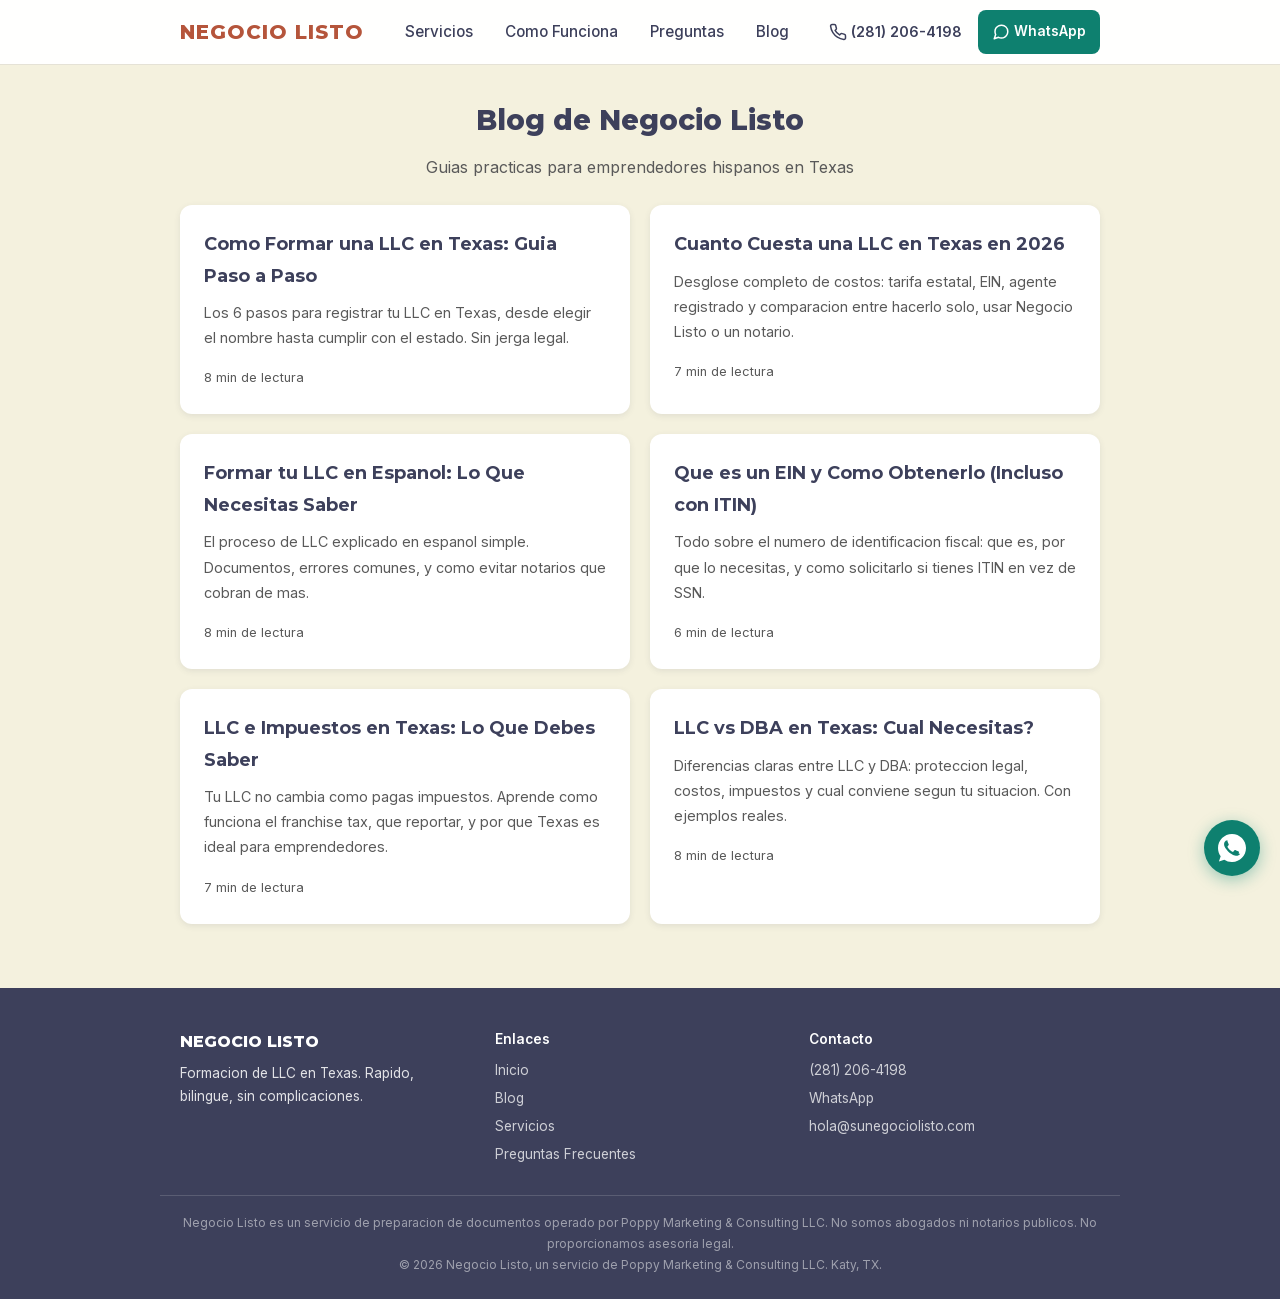
<file: blog/index.html>
<!DOCTYPE html>
<html lang="es">
<head>
    <!-- Google tag (gtag.js) -->
    <script async src="https://www.googletagmanager.com/gtag/js?id=G-SRQN5S9XG2"></script>
    <script>
      window.dataLayer = window.dataLayer || [];
      function gtag(){dataLayer.push(arguments);}
      gtag('js', new Date());
      gtag('config', 'G-SRQN5S9XG2');
      gtag('config', 'AW-17962571856');
    </script>
    <!-- Meta Pixel -->
    <script>
    !function(f,b,e,v,n,t,s){if(f.fbq)return;n=f.fbq=function(){n.callMethod?
    n.callMethod.apply(n,arguments):n.queue.push(arguments)};if(!f._fbq)f._fbq=n;
    n.push=n;n.loaded=!0;n.version='2.0';n.queue=[];t=b.createElement(e);t.async=!0;
    t.src=v;s=b.getElementsByTagName(e)[0];s.parentNode.insertBefore(t,s)}(window,
    document,'script','https://connect.facebook.net/en_US/fbevents.js');
    fbq('set', 'autoConfig', 'false', '4319991371651967');
    fbq('init', '4319991371651967');
    fbq('track', 'PageView');
    </script>
    <script>
    document.addEventListener('click',function(e){var a=e.target.closest('a');if(a&&(a.href.indexOf('wa.me')!==-1||a.href.indexOf('tel:')===0)){fbq('track','Lead')}});
    </script>
    <noscript><img height="1" width="1" style="display:none" alt="" src="https://www.facebook.com/tr?id=4319991371651967&ev=PageView&noscript=1"/></noscript>

    <meta charset="UTF-8">
    <meta name="viewport" content="width=device-width, initial-scale=1.0">
    <title>Blog - Negocio Listo | Guias para Formar tu LLC en Texas</title>
    <meta name="description" content="Guias paso a paso para formar tu LLC en Texas. Costos, requisitos, EIN, ITIN y mas. Todo en espanol, sin complicaciones.">
    <meta name="robots" content="index, follow, max-snippet:-1, max-image-preview:large">
    <link rel="canonical" href="https://www.sunegociolisto.com/blog/">

    <!-- OG -->
    <meta property="og:title" content="Blog - Negocio Listo | Guias para tu LLC en Texas">
    <meta property="og:description" content="Guias paso a paso para formar tu LLC en Texas. Costos, requisitos, EIN, ITIN y mas. Todo en espanol.">
    <meta property="og:url" content="https://www.sunegociolisto.com/blog/">
    <meta property="og:type" content="website">
    <meta property="og:locale" content="es_US">
    <meta property="og:site_name" content="Negocio Listo">
    <meta property="og:image" content="https://www.sunegociolisto.com/og-image.png">

    <link rel="icon" type="image/svg+xml" href="/favicon.svg">
    <link rel="icon" type="image/png" href="/favicon.png">

    <link rel="preconnect" href="https://www.googletagmanager.com" crossorigin>
    <link rel="preconnect" href="https://connect.facebook.net" crossorigin>
    <link rel="preload" href="/fonts/montserrat-latin.woff2" as="font" type="font/woff2" crossorigin>
    <link rel="preload" href="/fonts/inter-latin.woff2" as="font" type="font/woff2" crossorigin>
    <link rel="stylesheet" href="/blog.css?v=20260306">

    <script type="application/ld+json">
    {
      "@context": "https://schema.org",
      "@type": "CollectionPage",
      "name": "Blog de Negocio Listo",
      "description": "Guias paso a paso para formar tu LLC en Texas. Costos, requisitos, EIN, ITIN y mas. Todo en espanol.",
      "url": "https://www.sunegociolisto.com/blog/",
      "inLanguage": "es",
      "publisher": {"@type": "Organization", "name": "Negocio Listo", "url": "https://www.sunegociolisto.com", "logo": {"@type": "ImageObject", "url": "https://www.sunegociolisto.com/og-image.png"}},
      "mainEntity": {
        "@type": "ItemList",
        "itemListElement": [
          {"@type": "ListItem", "position": 1, "url": "https://www.sunegociolisto.com/blog/como-formar-llc-en-texas", "name": "Como Formar una LLC en Texas: Guia Paso a Paso"},
          {"@type": "ListItem", "position": 2, "url": "https://www.sunegociolisto.com/blog/cuanto-cuesta-llc-en-texas", "name": "Cuanto Cuesta una LLC en Texas en 2026"},
          {"@type": "ListItem", "position": 3, "url": "https://www.sunegociolisto.com/blog/llc-en-espanol-texas", "name": "Formar tu LLC en Espanol: Lo Que Necesitas Saber"},
          {"@type": "ListItem", "position": 4, "url": "https://www.sunegociolisto.com/blog/que-es-ein-como-obtenerlo-itin", "name": "Que es un EIN y Como Obtenerlo (Incluso con ITIN)"},
          {"@type": "ListItem", "position": 5, "url": "https://www.sunegociolisto.com/blog/llc-impuestos-texas", "name": "LLC e Impuestos en Texas: Lo Que Debes Saber"},
          {"@type": "ListItem", "position": 6, "url": "https://www.sunegociolisto.com/blog/llc-vs-dba-texas", "name": "LLC vs DBA en Texas: Cual Necesitas?"}
        ]
      }
    }
    </script>
</head>
<body>

    <header class="header" id="header">
        <div class="header-container">
            <a href="/" class="logo"><span class="logo-text">NEGOCIO LISTO</span></a>
            <nav class="nav-desktop">
                <a href="/#servicios">Servicios</a>
                <a href="/#como-funciona">Como Funciona</a>
                <a href="/#preguntas">Preguntas</a>
                <a href="/blog/">Blog</a>
            </nav>
            <div class="header-actions">
                <a href="tel:+12812064198" class="header-phone" aria-label="Llamar">
                    <svg class="icon-sm" width="18" height="18" viewBox="0 0 24 24" fill="none" stroke="currentColor" stroke-width="2" stroke-linecap="round" stroke-linejoin="round"><path d="M22 16.92v3a2 2 0 01-2.18 2 19.79 19.79 0 01-8.63-3.07 19.5 19.5 0 01-6-6 19.79 19.79 0 01-3.07-8.67A2 2 0 014.11 2h3a2 2 0 012 1.72c.127.96.361 1.903.7 2.81a2 2 0 01-.45 2.11L8.09 9.91a16 16 0 006 6l1.27-1.27a2 2 0 012.11-.45c.907.339 1.85.573 2.81.7A2 2 0 0122 16.92z"/></svg>
                    <span class="phone-text">(281) 206-4198</span>
                </a>
                <a href="https://wa.me/12814754458" class="btn-whatsapp-header" target="_blank" rel="noopener" aria-label="WhatsApp">
                    <svg class="icon-sm" width="18" height="18" viewBox="0 0 24 24" fill="none" stroke="currentColor" stroke-width="2" stroke-linecap="round" stroke-linejoin="round"><path d="M21 11.5a8.38 8.38 0 01-.9 3.8 8.5 8.5 0 01-7.6 4.7 8.38 8.38 0 01-3.8-.9L3 21l1.9-5.7a8.38 8.38 0 01-.9-3.8 8.5 8.5 0 014.7-7.6 8.38 8.38 0 013.8-.9h.5a8.48 8.48 0 018 8v.5z"/></svg>
                    <span class="wa-text">WhatsApp</span>
                </a>
                <button class="hamburger" id="hamburger" aria-label="Menu">
                    <svg width="24" height="24" viewBox="0 0 24 24" fill="none" stroke="currentColor" stroke-width="2" stroke-linecap="round" stroke-linejoin="round"><line x1="3" y1="12" x2="21" y2="12"/><line x1="3" y1="6" x2="21" y2="6"/><line x1="3" y1="18" x2="21" y2="18"/></svg>
                </button>
            </div>
        </div>
        <nav class="nav-mobile" id="navMobile">
            <a href="/#servicios">Servicios</a>
            <a href="/#como-funciona">Como Funciona</a>
            <a href="/#preguntas">Preguntas</a>
            <a href="/blog/">Blog</a>
            <div class="nav-mobile-contact">
                <a href="tel:+12812064198" class="nav-contact-link">
                    <svg class="icon-sm" width="18" height="18" viewBox="0 0 24 24" fill="none" stroke="currentColor" stroke-width="2" stroke-linecap="round" stroke-linejoin="round"><path d="M22 16.92v3a2 2 0 01-2.18 2 19.79 19.79 0 01-8.63-3.07 19.5 19.5 0 01-6-6 19.79 19.79 0 01-3.07-8.67A2 2 0 014.11 2h3a2 2 0 012 1.72c.127.96.361 1.903.7 2.81a2 2 0 01-.45 2.11L8.09 9.91a16 16 0 006 6l1.27-1.27a2 2 0 012.11-.45c.907.339 1.85.573 2.81.7A2 2 0 0122 16.92z"/></svg>
                    (281) 206-4198
                </a>
                <a href="https://wa.me/12814754458" class="nav-contact-link nav-contact-whatsapp" target="_blank" rel="noopener">
                    <svg class="icon-sm" width="18" height="18" viewBox="0 0 24 24" fill="none" stroke="currentColor" stroke-width="2" stroke-linecap="round" stroke-linejoin="round"><path d="M21 11.5a8.38 8.38 0 01-.9 3.8 8.5 8.5 0 01-7.6 4.7 8.38 8.38 0 01-3.8-.9L3 21l1.9-5.7a8.38 8.38 0 01-.9-3.8 8.5 8.5 0 014.7-7.6 8.38 8.38 0 013.8-.9h.5a8.48 8.48 0 018 8v.5z"/></svg>
                    WhatsApp
                </a>
            </div>
        </nav>
    </header>
    <script>document.getElementById('hamburger').addEventListener('click',function(e){e.stopPropagation();document.getElementById('navMobile').classList.toggle('open')});document.addEventListener('click',function(e){var n=document.getElementById('navMobile'),h=document.getElementById('hamburger');if(!n.contains(e.target)&&!h.contains(e.target))n.classList.remove('open')});window.addEventListener('scroll',function(){document.getElementById('header').classList.toggle('scrolled',window.scrollY>20)})</script>

    <main class="container-wide">
        <div class="blog-index-header">
            <h1>Blog de Negocio Listo</h1>
            <p>Guias practicas para emprendedores hispanos en Texas</p>
        </div>

        <div class="blog-grid">
            <a href="/blog/como-formar-llc-en-texas" class="blog-card">
                <h2>Como Formar una LLC en Texas: Guia Paso a Paso</h2>
                <p>Los 6 pasos para registrar tu LLC en Texas, desde elegir el nombre hasta cumplir con el estado. Sin jerga legal.</p>
                <span class="card-meta">8 min de lectura</span>
            </a>

            <a href="/blog/cuanto-cuesta-llc-en-texas" class="blog-card">
                <h2>Cuanto Cuesta una LLC en Texas en 2026</h2>
                <p>Desglose completo de costos: tarifa estatal, EIN, agente registrado y comparacion entre hacerlo solo, usar Negocio Listo o un notario.</p>
                <span class="card-meta">7 min de lectura</span>
            </a>

            <a href="/blog/llc-en-espanol-texas" class="blog-card">
                <h2>Formar tu LLC en Espanol: Lo Que Necesitas Saber</h2>
                <p>El proceso de LLC explicado en espanol simple. Documentos, errores comunes, y como evitar notarios que cobran de mas.</p>
                <span class="card-meta">8 min de lectura</span>
            </a>

            <a href="/blog/que-es-ein-como-obtenerlo-itin" class="blog-card">
                <h2>Que es un EIN y Como Obtenerlo (Incluso con ITIN)</h2>
                <p>Todo sobre el numero de identificacion fiscal: que es, por que lo necesitas, y como solicitarlo si tienes ITIN en vez de SSN.</p>
                <span class="card-meta">6 min de lectura</span>
            </a>

            <a href="/blog/llc-impuestos-texas" class="blog-card">
                <h2>LLC e Impuestos en Texas: Lo Que Debes Saber</h2>
                <p>Tu LLC no cambia como pagas impuestos. Aprende como funciona el franchise tax, que reportar, y por que Texas es ideal para emprendedores.</p>
                <span class="card-meta">7 min de lectura</span>
            </a>

            <a href="/blog/llc-vs-dba-texas" class="blog-card">
                <h2>LLC vs DBA en Texas: Cual Necesitas?</h2>
                <p>Diferencias claras entre LLC y DBA: proteccion legal, costos, impuestos y cual conviene segun tu situacion. Con ejemplos reales.</p>
                <span class="card-meta">8 min de lectura</span>
            </a>
        </div>
    </main>

    <footer class="blog-footer">
        <div class="footer-grid">
            <div>
                <p class="footer-logo">NEGOCIO LISTO</p>
                <p>Formacion de LLC en Texas. Rapido, bilingue, sin complicaciones.</p>
            </div>
            <div>
                <h4>Enlaces</h4>
                <ul>
                    <li><a href="/">Inicio</a></li>
                    <li><a href="/blog/">Blog</a></li>
                    <li><a href="/#servicios">Servicios</a></li>
                    <li><a href="/#preguntas">Preguntas Frecuentes</a></li>
                </ul>
            </div>
            <div>
                <h4>Contacto</h4>
                <ul>
                    <li><a href="tel:+12812064198">(281) 206-4198</a></li>
                    <li><a href="https://wa.me/12814754458" target="_blank" rel="noopener">WhatsApp</a></li>
                    <li><a href="mailto:hola@sunegociolisto.com">hola@sunegociolisto.com</a></li>
                </ul>
            </div>
        </div>
        <div class="footer-disclaimer">
            <p>Negocio Listo es un servicio de preparacion de documentos operado por Poppy Marketing & Consulting LLC. No somos abogados ni notarios publicos. No proporcionamos asesoria legal.</p>
            <p>&copy; 2026 Negocio Listo, un servicio de Poppy Marketing & Consulting LLC. Katy, TX.</p>
        </div>
    </footer>

    <a href="https://wa.me/12814754458" class="whatsapp-float" target="_blank" rel="noopener" aria-label="Chat en WhatsApp">
        <svg viewBox="0 0 32 32" width="28" height="28" fill="white"><path d="M16.004 0h-.008C7.174 0 0 7.176 0 16.004c0 3.502 1.128 6.744 3.046 9.378L1.054 31.29l6.118-1.958a15.907 15.907 0 008.832 2.672C24.826 32 32 24.826 32 16.004S24.826 0 16.004 0zm9.35 22.614c-.39 1.1-2.282 2.038-3.148 2.134-.794.088-1.794.124-2.896-.182a26.494 26.494 0 01-2.622-.97c-4.614-1.996-7.628-6.686-7.86-6.996-.232-.31-1.892-2.518-1.892-4.802s1.196-3.408 1.622-3.874c.426-.466.928-.582 1.236-.582.31 0 .618.002.888.016.286.014.668-.108.1046.798.39.932 1.322 3.228 1.438 3.46.116.232.194.504.038.812-.154.31-.232.504-.464.776-.232.274-.488.61-.696.82-.232.232-.474.484-.204.95.27.464 1.2 1.98 2.576 3.206 1.768 1.576 3.258 2.064 3.722 2.296.464.232.736.194.1006-.116.27-.31 1.158-1.35 1.466-1.816.31-.466.618-.388 1.044-.232.426.154 2.706 1.276 3.17 1.508.464.232.774.348.888.542.116.194.116 1.128-.274 2.228z"/></svg>
    </a>

</body>
</html>
</file>
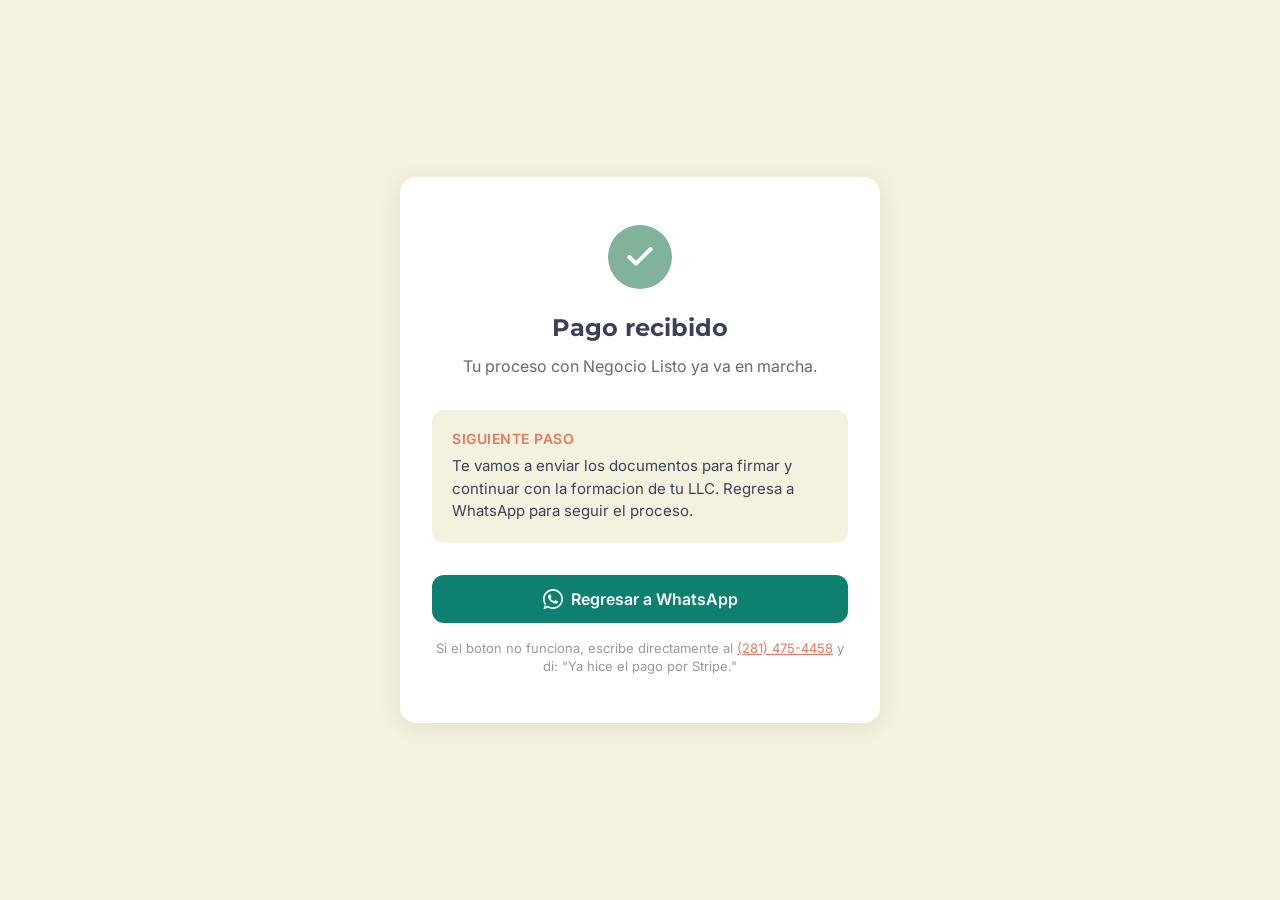
<file: gracias.html>
<!DOCTYPE html>
<html lang="es">
<head>
    <meta charset="UTF-8">
    <meta name="viewport" content="width=device-width, initial-scale=1.0">
    <title>Pago Recibido - Negocio Listo</title>
    <meta name="robots" content="noindex, nofollow">

    <!-- Google tag (gtag.js) -->
    <script async src="https://www.googletagmanager.com/gtag/js?id=G-SRQN5S9XG2"></script>
    <script>
      window.dataLayer = window.dataLayer || [];
      function gtag(){dataLayer.push(arguments);}
      gtag('js', new Date());
      gtag('config', 'G-SRQN5S9XG2');
      gtag('config', 'AW-17962571856');
      // Track Stripe payment completion
      gtag('event', 'purchase', { currency: 'USD', value: 597 });
    </script>
    <!-- Meta Pixel -->
    <script>
    !function(f,b,e,v,n,t,s){if(f.fbq)return;n=f.fbq=function(){n.callMethod?
    n.callMethod.apply(n,arguments):n.queue.push(arguments)};if(!f._fbq)f._fbq=n;
    n.push=n;n.loaded=!0;n.version='2.0';n.queue=[];t=b.createElement(e);t.async=!0;
    t.src=v;s=b.getElementsByTagName(e)[0];s.parentNode.insertBefore(t,s)}(window,
    document,'script','https://connect.facebook.net/en_US/fbevents.js');
    fbq('init', '4319991371651967');
    fbq('track', 'Purchase', {currency: 'USD', value: 597});
    </script>

    <style>
        :root {
            --terracotta: #E07A5F;
            --indigo: #3D405B;
            --green: #81B29A;
            --sand: #F4F1DE;
            --white: #FFFFFF;
            --whatsapp: #0E806F;
            --whatsapp-dark: #075E54;
        }

        * { margin: 0; padding: 0; box-sizing: border-box; }

        body {
            font-family: 'Inter', -apple-system, BlinkMacSystemFont, sans-serif;
            background: var(--sand);
            color: var(--indigo);
            min-height: 100vh;
            display: flex;
            align-items: center;
            justify-content: center;
            padding: 24px;
        }

        .container {
            background: var(--white);
            border-radius: 16px;
            padding: 48px 32px;
            max-width: 480px;
            width: 100%;
            text-align: center;
            box-shadow: 0 4px 24px rgba(0,0,0,0.08);
        }

        .check-icon {
            width: 64px;
            height: 64px;
            background: var(--green);
            border-radius: 50%;
            display: flex;
            align-items: center;
            justify-content: center;
            margin: 0 auto 24px;
        }

        .check-icon svg {
            width: 32px;
            height: 32px;
            fill: none;
            stroke: white;
            stroke-width: 3;
            stroke-linecap: round;
            stroke-linejoin: round;
        }

        h1 {
            font-family: 'Montserrat', sans-serif;
            font-size: 24px;
            font-weight: 700;
            margin-bottom: 12px;
            color: var(--indigo);
        }

        .subtitle {
            font-size: 16px;
            color: #6B6966;
            margin-bottom: 32px;
            line-height: 1.5;
        }

        .next-step {
            background: var(--sand);
            border-radius: 12px;
            padding: 20px;
            margin-bottom: 32px;
            text-align: left;
        }

        .next-step h2 {
            font-size: 14px;
            font-weight: 600;
            text-transform: uppercase;
            letter-spacing: 0.5px;
            color: var(--terracotta);
            margin-bottom: 8px;
        }

        .next-step p {
            font-size: 15px;
            line-height: 1.5;
            color: var(--indigo);
        }

        .btn-whatsapp {
            display: inline-flex;
            align-items: center;
            justify-content: center;
            gap: 8px;
            background: var(--whatsapp);
            color: white;
            font-size: 16px;
            font-weight: 600;
            padding: 14px 32px;
            border-radius: 12px;
            text-decoration: none;
            width: 100%;
            transition: background 0.2s;
        }

        .btn-whatsapp:hover {
            background: var(--whatsapp-dark);
            color: white;
            text-decoration: none;
        }

        .btn-whatsapp svg {
            width: 20px;
            height: 20px;
            fill: white;
        }

        .backup-note {
            font-size: 13px;
            color: #999;
            margin-top: 16px;
            line-height: 1.4;
        }

        .backup-note a {
            color: var(--terracotta);
        }

        @media (max-width: 500px) {
            .container { padding: 32px 20px; }
            h1 { font-size: 20px; }
        }
    </style>
    <link rel="preconnect" href="https://fonts.googleapis.com">
    <link href="https://fonts.googleapis.com/css2?family=Montserrat:wght@700&family=Inter:wght@400;500;600&display=swap" rel="stylesheet">
</head>
<body>
    <div class="container">
        <div class="check-icon">
            <svg viewBox="0 0 24 24"><polyline points="20 6 9 17 4 12"></polyline></svg>
        </div>

        <h1>Pago recibido</h1>
        <p class="subtitle">Tu proceso con Negocio Listo ya va en marcha.</p>

        <div class="next-step">
            <h2>Siguiente paso</h2>
            <p>Te vamos a enviar los documentos para firmar y continuar con la formacion de tu LLC. Regresa a WhatsApp para seguir el proceso.</p>
        </div>

        <a href="https://wa.me/12814754458?text=Hola%2C%20ya%20hice%20el%20pago%20por%20Stripe%20para%20mi%20LLC." class="btn-whatsapp">
            <svg viewBox="0 0 24 24"><path d="M17.472 14.382c-.297-.149-1.758-.867-2.03-.967-.273-.099-.471-.148-.67.15-.197.297-.767.966-.94 1.164-.173.199-.347.223-.644.075-.297-.15-1.255-.463-2.39-1.475-.883-.788-1.48-1.761-1.653-2.059-.173-.297-.018-.458.13-.606.134-.133.298-.347.446-.52.149-.174.198-.298.298-.497.099-.198.05-.371-.025-.52-.075-.149-.669-1.612-.916-2.207-.242-.579-.487-.5-.669-.51-.173-.008-.371-.01-.57-.01-.198 0-.52.074-.792.372-.272.297-1.04 1.016-1.04 2.479 0 1.462 1.065 2.875 1.213 3.074.149.198 2.096 3.2 5.077 4.487.709.306 1.262.489 1.694.625.712.227 1.36.195 1.871.118.571-.085 1.758-.719 2.006-1.413.248-.694.248-1.289.173-1.413-.074-.124-.272-.198-.57-.347z"/><path d="M12 0C5.373 0 0 5.373 0 12c0 2.625.846 5.059 2.284 7.034L.789 23.492a.5.5 0 00.611.611l4.458-1.495A11.952 11.952 0 0012 24c6.627 0 12-5.373 12-12S18.627 0 12 0zm0 22c-2.24 0-4.332-.726-6.015-1.956a.5.5 0 00-.395-.078l-3.06 1.026 1.026-3.06a.5.5 0 00-.078-.395A9.953 9.953 0 012 12C2 6.486 6.486 2 12 2s10 4.486 10 10-4.486 10-10 10z"/></svg>
            Regresar a WhatsApp
        </a>

        <p class="backup-note">
            Si el boton no funciona, escribe directamente al <a href="https://wa.me/12814754458">(281) 475-4458</a> y di: "Ya hice el pago por Stripe."
        </p>
    </div>
</body>
</html>
</file>
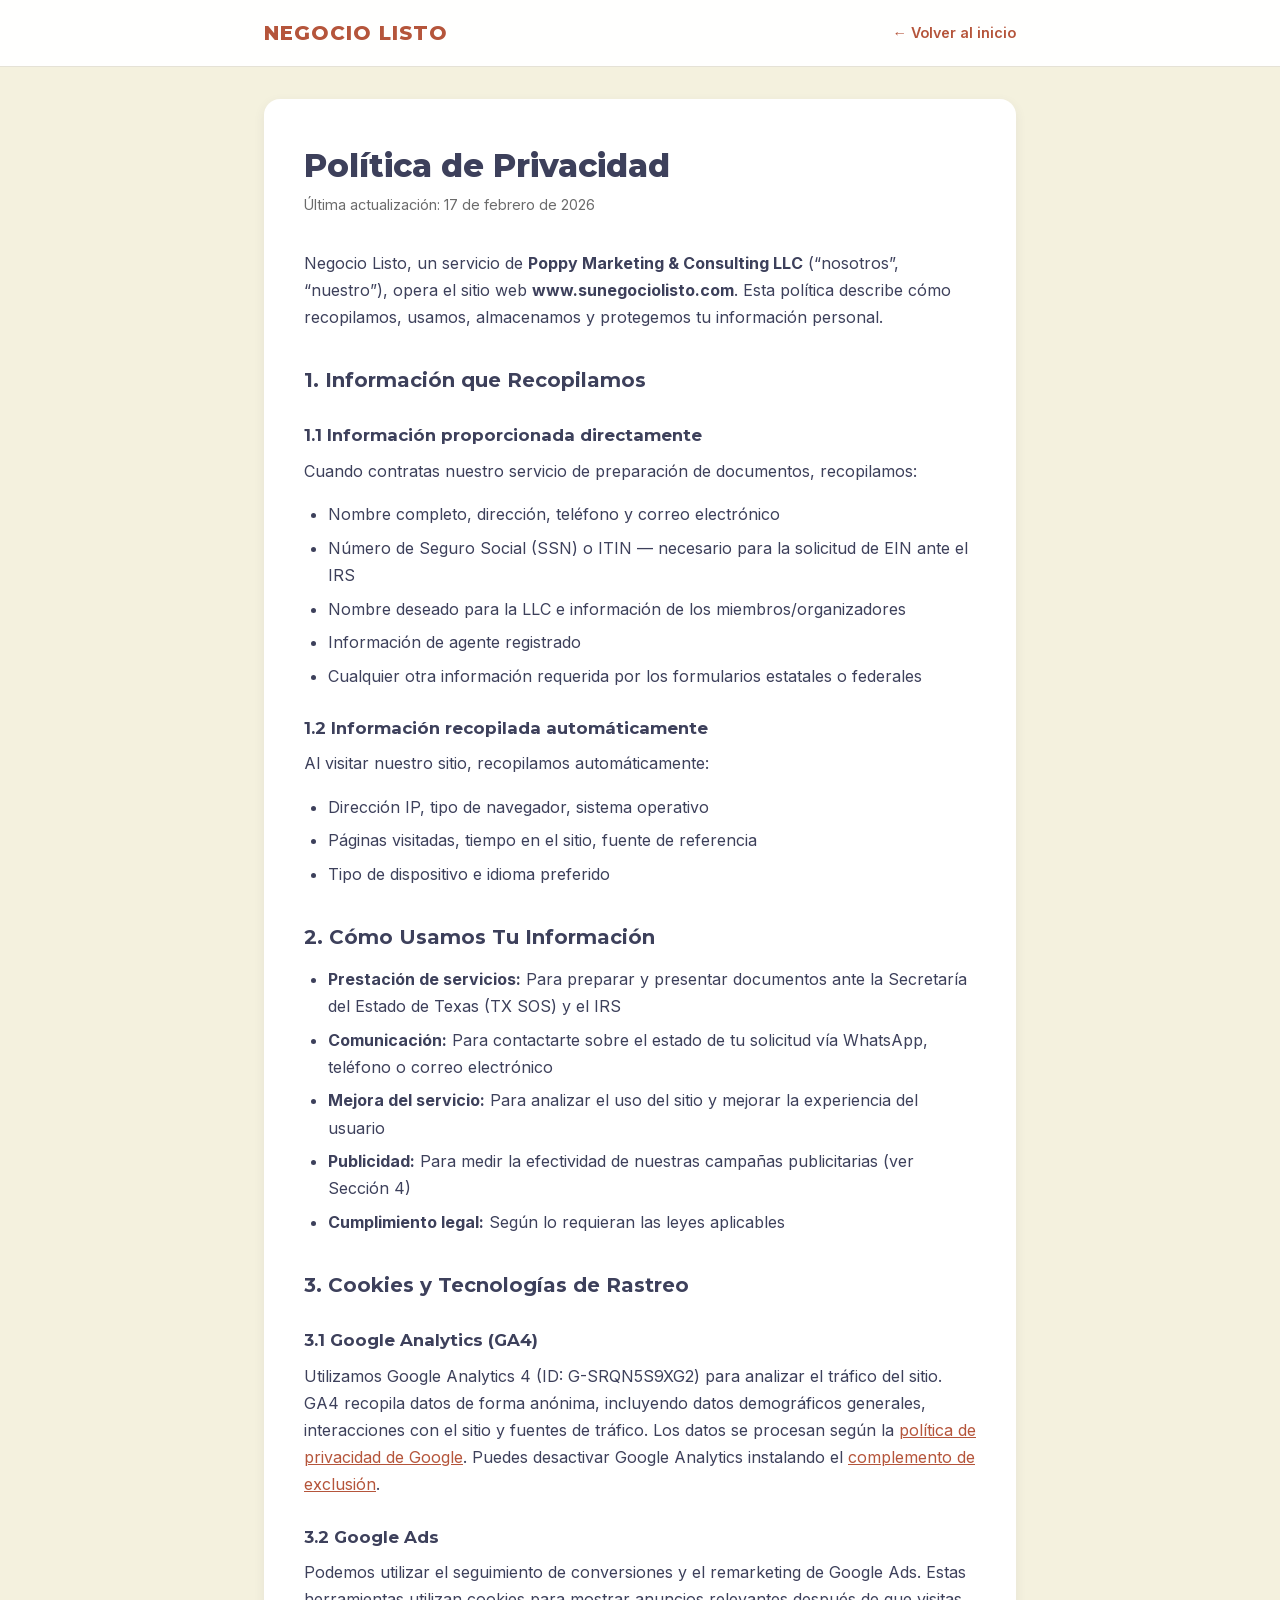
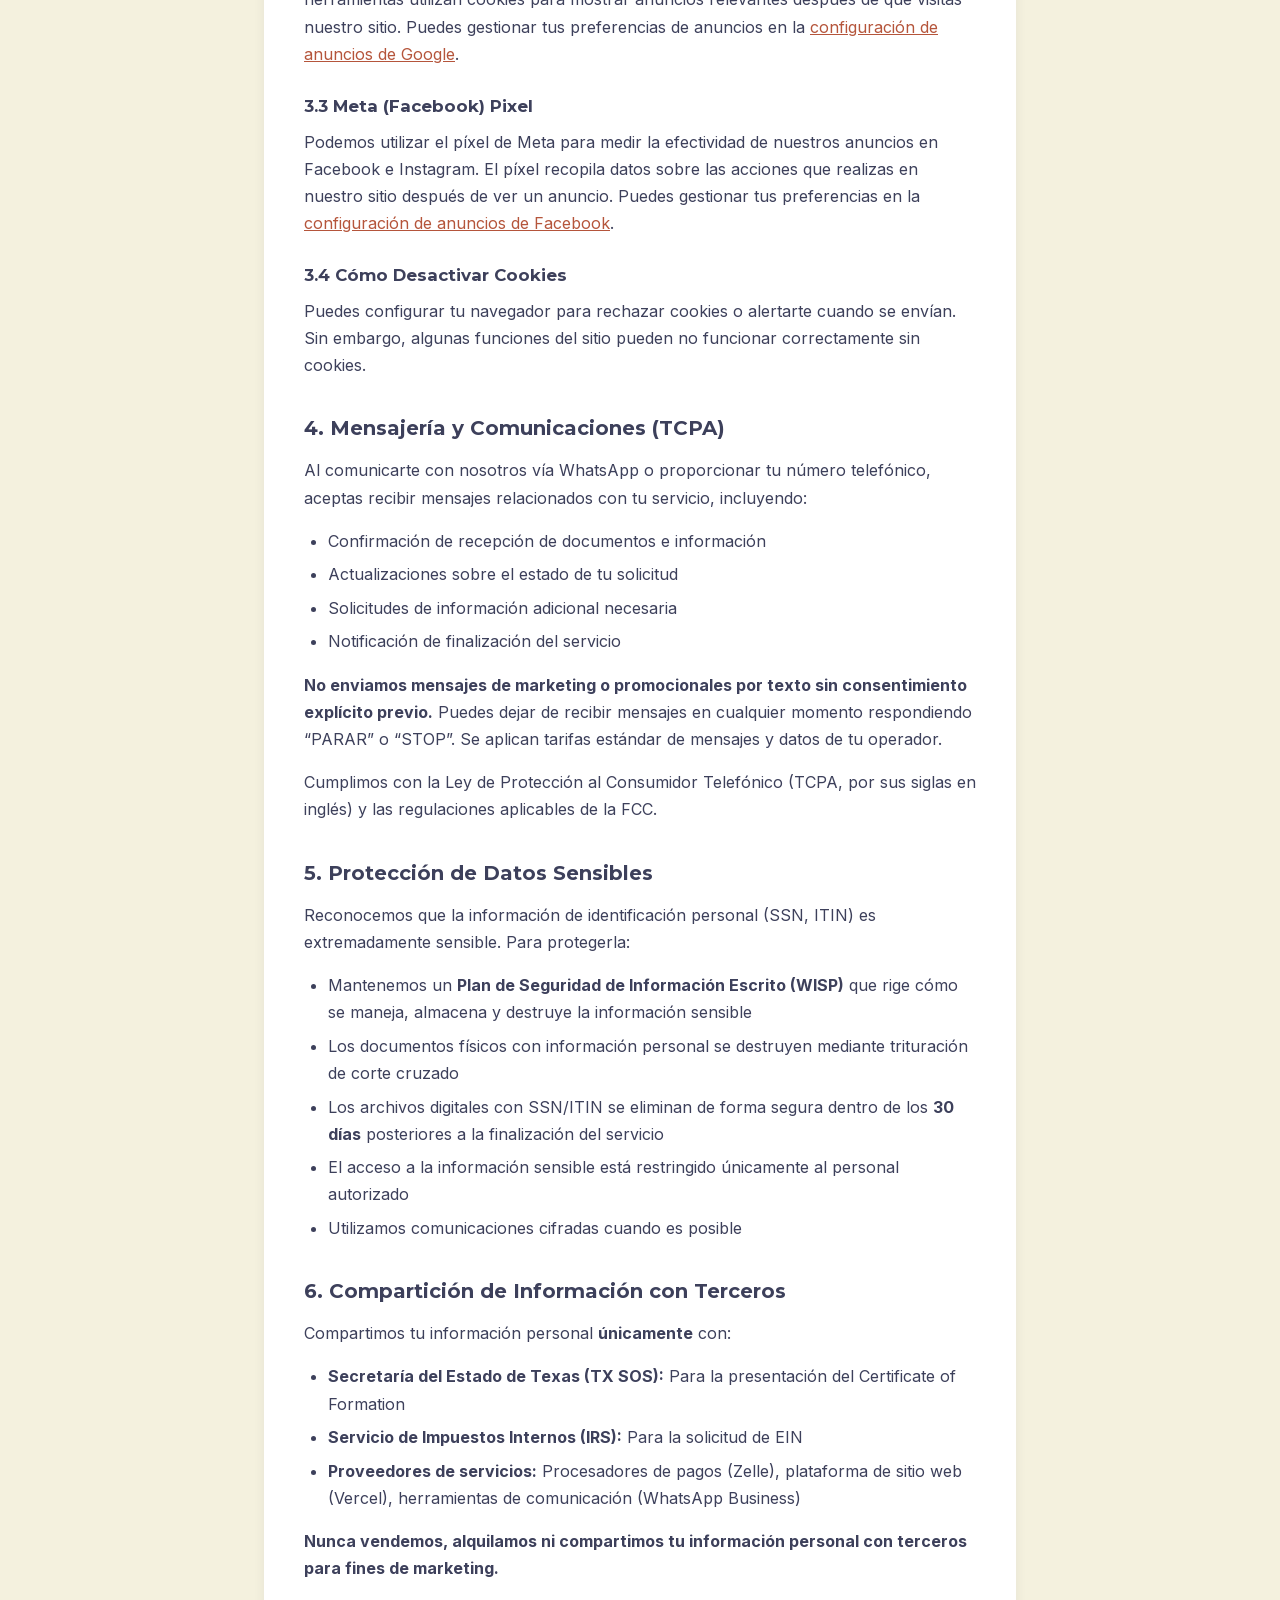
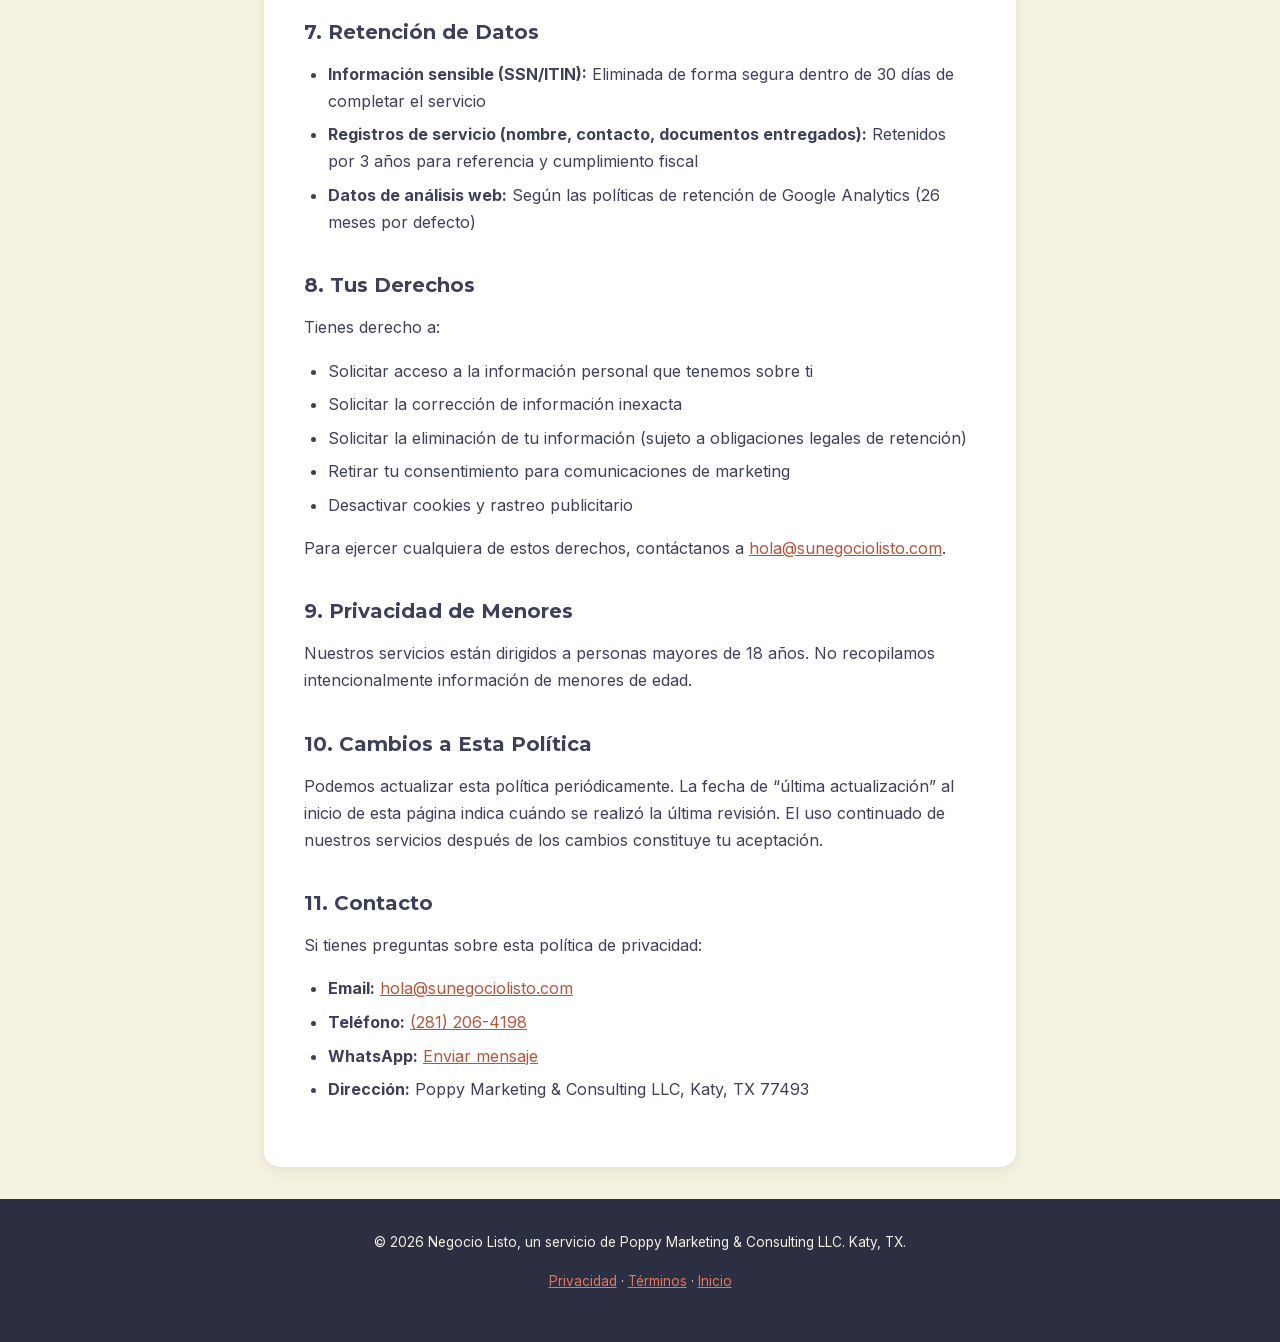
<file: privacy.html>
<!DOCTYPE html>
<html lang="es">
<head>
    <meta charset="UTF-8">
    <meta name="viewport" content="width=device-width, initial-scale=1.0">
    <meta name="description" content="Pol&iacute;tica de Privacidad de Negocio Listo. C&oacute;mo recopilamos, usamos y protegemos tu informaci&oacute;n.">
    <meta name="robots" content="noindex, follow">
    <title>Pol&iacute;tica de Privacidad &mdash; Negocio Listo</title>
    <link rel="canonical" href="https://www.sunegociolisto.com/privacy">
    <link rel="icon" type="image/svg+xml" href="favicon.svg">
    <link rel="preload" href="/fonts/montserrat-latin.woff2" as="font" type="font/woff2" crossorigin>
    <link rel="preload" href="/fonts/inter-latin.woff2" as="font" type="font/woff2" crossorigin>
    <style>
        @font-face { font-family: 'Montserrat'; font-style: normal; font-weight: 600 800; font-display: optional; src: url(/fonts/montserrat-latin.woff2) format('woff2'); }
        @font-face { font-family: 'Inter'; font-style: normal; font-weight: 400 700; font-display: optional; src: url(/fonts/inter-latin.woff2) format('woff2'); }
        *, *::before, *::after { margin: 0; padding: 0; box-sizing: border-box; }
        html { scroll-padding-top: 80px; }
        body { font-family: 'Inter', sans-serif; font-size: 16px; line-height: 1.7; color: #3D405B; background-color: #F4F1DE; -webkit-font-smoothing: antialiased; }
        .header { background: rgba(255,255,255,0.97); border-bottom: 1px solid #E5E2D6; padding: 1rem 0; position: sticky; top: 0; z-index: 100; backdrop-filter: blur(8px); }
        .container { max-width: 800px; margin: 0 auto; padding: 0 1.5rem; }
        .header-inner { display: flex; align-items: center; justify-content: space-between; }
        .logo { text-decoration: none; display: flex; align-items: center; gap: 0.5rem; }
        .logo-text { font-family: 'Montserrat', sans-serif; font-weight: 800; font-size: 1.25rem; color: #B5553B; letter-spacing: 0.05em; }
        .back-link { color: #B5553B; text-decoration: none; font-weight: 600; font-size: 0.9rem; }
        .back-link:hover { text-decoration: underline; }
        .content { background: #fff; border-radius: 1rem; padding: 3rem 2.5rem; margin: 2rem auto; box-shadow: 0 4px 12px rgba(61,64,91,0.08); }
        h1 { font-family: 'Montserrat', sans-serif; font-size: 2rem; font-weight: 800; color: #3D405B; margin-bottom: 0.5rem; line-height: 1.2; }
        .effective-date { color: #6B6B6B; font-size: 0.9rem; margin-bottom: 2rem; }
        h2 { font-family: 'Montserrat', sans-serif; font-size: 1.25rem; font-weight: 700; color: #3D405B; margin-top: 2rem; margin-bottom: 0.75rem; }
        h3 { font-family: 'Montserrat', sans-serif; font-size: 1.05rem; font-weight: 700; color: #3D405B; margin-top: 1.5rem; margin-bottom: 0.5rem; }
        p { margin-bottom: 1rem; }
        ul, ol { margin-bottom: 1rem; padding-left: 1.5rem; }
        li { margin-bottom: 0.4rem; }
        a { color: #B5553B; }
        .footer { background: #2C2E42; color: #F4F1DE; padding: 2rem 0; text-align: center; font-size: 0.85rem; }
        .footer a { color: #E07A5F; }
        @media (max-width: 600px) {
            .content { padding: 2rem 1.25rem; margin: 1rem; border-radius: 0.75rem; }
            h1 { font-size: 1.5rem; }
        }
    </style>
</head>
<body>
    <header class="header">
        <div class="container header-inner">
            <a href="/" class="logo"><span class="logo-text">NEGOCIO LISTO</span></a>
            <a href="/" class="back-link">&larr; Volver al inicio</a>
        </div>
    </header>

    <main class="container">
        <div class="content">
            <h1>Pol&iacute;tica de Privacidad</h1>
            <p class="effective-date">&Uacute;ltima actualizaci&oacute;n: 17 de febrero de 2026</p>

            <p>Negocio Listo, un servicio de <strong>Poppy Marketing &amp; Consulting LLC</strong> (&ldquo;nosotros&rdquo;, &ldquo;nuestro&rdquo;), opera el sitio web <strong>www.sunegociolisto.com</strong>. Esta pol&iacute;tica describe c&oacute;mo recopilamos, usamos, almacenamos y protegemos tu informaci&oacute;n personal.</p>

            <h2>1. Informaci&oacute;n que Recopilamos</h2>

            <h3>1.1 Informaci&oacute;n proporcionada directamente</h3>
            <p>Cuando contratas nuestro servicio de preparaci&oacute;n de documentos, recopilamos:</p>
            <ul>
                <li>Nombre completo, direcci&oacute;n, tel&eacute;fono y correo electr&oacute;nico</li>
                <li>N&uacute;mero de Seguro Social (SSN) o ITIN &mdash; necesario para la solicitud de EIN ante el IRS</li>
                <li>Nombre deseado para la LLC e informaci&oacute;n de los miembros/organizadores</li>
                <li>Informaci&oacute;n de agente registrado</li>
                <li>Cualquier otra informaci&oacute;n requerida por los formularios estatales o federales</li>
            </ul>

            <h3>1.2 Informaci&oacute;n recopilada autom&aacute;ticamente</h3>
            <p>Al visitar nuestro sitio, recopilamos autom&aacute;ticamente:</p>
            <ul>
                <li>Direcci&oacute;n IP, tipo de navegador, sistema operativo</li>
                <li>P&aacute;ginas visitadas, tiempo en el sitio, fuente de referencia</li>
                <li>Tipo de dispositivo e idioma preferido</li>
            </ul>

            <h2>2. C&oacute;mo Usamos Tu Informaci&oacute;n</h2>
            <ul>
                <li><strong>Prestaci&oacute;n de servicios:</strong> Para preparar y presentar documentos ante la Secretar&iacute;a del Estado de Texas (TX SOS) y el IRS</li>
                <li><strong>Comunicaci&oacute;n:</strong> Para contactarte sobre el estado de tu solicitud v&iacute;a WhatsApp, tel&eacute;fono o correo electr&oacute;nico</li>
                <li><strong>Mejora del servicio:</strong> Para analizar el uso del sitio y mejorar la experiencia del usuario</li>
                <li><strong>Publicidad:</strong> Para medir la efectividad de nuestras campa&ntilde;as publicitarias (ver Secci&oacute;n 4)</li>
                <li><strong>Cumplimiento legal:</strong> Seg&uacute;n lo requieran las leyes aplicables</li>
            </ul>

            <h2>3. Cookies y Tecnolog&iacute;as de Rastreo</h2>

            <h3>3.1 Google Analytics (GA4)</h3>
            <p>Utilizamos Google Analytics 4 (ID: G-SRQN5S9XG2) para analizar el tr&aacute;fico del sitio. GA4 recopila datos de forma an&oacute;nima, incluyendo datos demogr&aacute;ficos generales, interacciones con el sitio y fuentes de tr&aacute;fico. Los datos se procesan seg&uacute;n la <a href="https://policies.google.com/privacy" target="_blank" rel="noopener">pol&iacute;tica de privacidad de Google</a>. Puedes desactivar Google Analytics instalando el <a href="https://tools.google.com/dlpage/gaoptout" target="_blank" rel="noopener">complemento de exclusi&oacute;n</a>.</p>

            <h3>3.2 Google Ads</h3>
            <p>Podemos utilizar el seguimiento de conversiones y el remarketing de Google Ads. Estas herramientas utilizan cookies para mostrar anuncios relevantes despu&eacute;s de que visitas nuestro sitio. Puedes gestionar tus preferencias de anuncios en la <a href="https://adssettings.google.com" target="_blank" rel="noopener">configuraci&oacute;n de anuncios de Google</a>.</p>

            <h3>3.3 Meta (Facebook) Pixel</h3>
            <p>Podemos utilizar el p&iacute;xel de Meta para medir la efectividad de nuestros anuncios en Facebook e Instagram. El p&iacute;xel recopila datos sobre las acciones que realizas en nuestro sitio despu&eacute;s de ver un anuncio. Puedes gestionar tus preferencias en la <a href="https://www.facebook.com/settings?tab=ads" target="_blank" rel="noopener">configuraci&oacute;n de anuncios de Facebook</a>.</p>

            <h3>3.4 C&oacute;mo Desactivar Cookies</h3>
            <p>Puedes configurar tu navegador para rechazar cookies o alertarte cuando se env&iacute;an. Sin embargo, algunas funciones del sitio pueden no funcionar correctamente sin cookies.</p>

            <h2>4. Mensajer&iacute;a y Comunicaciones (TCPA)</h2>
            <p>Al comunicarte con nosotros v&iacute;a WhatsApp o proporcionar tu n&uacute;mero telef&oacute;nico, aceptas recibir mensajes relacionados con tu servicio, incluyendo:</p>
            <ul>
                <li>Confirmaci&oacute;n de recepci&oacute;n de documentos e informaci&oacute;n</li>
                <li>Actualizaciones sobre el estado de tu solicitud</li>
                <li>Solicitudes de informaci&oacute;n adicional necesaria</li>
                <li>Notificaci&oacute;n de finalizaci&oacute;n del servicio</li>
            </ul>
            <p><strong>No enviamos mensajes de marketing o promocionales por texto sin consentimiento expl&iacute;cito previo.</strong> Puedes dejar de recibir mensajes en cualquier momento respondiendo &ldquo;PARAR&rdquo; o &ldquo;STOP&rdquo;. Se aplican tarifas est&aacute;ndar de mensajes y datos de tu operador.</p>
            <p>Cumplimos con la Ley de Protecci&oacute;n al Consumidor Telef&oacute;nico (TCPA, por sus siglas en ingl&eacute;s) y las regulaciones aplicables de la FCC.</p>

            <h2>5. Protecci&oacute;n de Datos Sensibles</h2>
            <p>Reconocemos que la informaci&oacute;n de identificaci&oacute;n personal (SSN, ITIN) es extremadamente sensible. Para protegerla:</p>
            <ul>
                <li>Mantenemos un <strong>Plan de Seguridad de Informaci&oacute;n Escrito (WISP)</strong> que rige c&oacute;mo se maneja, almacena y destruye la informaci&oacute;n sensible</li>
                <li>Los documentos f&iacute;sicos con informaci&oacute;n personal se destruyen mediante trituraci&oacute;n de corte cruzado</li>
                <li>Los archivos digitales con SSN/ITIN se eliminan de forma segura dentro de los <strong>30 d&iacute;as</strong> posteriores a la finalizaci&oacute;n del servicio</li>
                <li>El acceso a la informaci&oacute;n sensible est&aacute; restringido &uacute;nicamente al personal autorizado</li>
                <li>Utilizamos comunicaciones cifradas cuando es posible</li>
            </ul>

            <h2>6. Compartici&oacute;n de Informaci&oacute;n con Terceros</h2>
            <p>Compartimos tu informaci&oacute;n personal <strong>&uacute;nicamente</strong> con:</p>
            <ul>
                <li><strong>Secretar&iacute;a del Estado de Texas (TX SOS):</strong> Para la presentaci&oacute;n del Certificate of Formation</li>
                <li><strong>Servicio de Impuestos Internos (IRS):</strong> Para la solicitud de EIN</li>
                <li><strong>Proveedores de servicios:</strong> Procesadores de pagos (Zelle), plataforma de sitio web (Vercel), herramientas de comunicaci&oacute;n (WhatsApp Business)</li>
            </ul>
            <p><strong>Nunca vendemos, alquilamos ni compartimos tu informaci&oacute;n personal con terceros para fines de marketing.</strong></p>

            <h2>7. Retenci&oacute;n de Datos</h2>
            <ul>
                <li><strong>Informaci&oacute;n sensible (SSN/ITIN):</strong> Eliminada de forma segura dentro de 30 d&iacute;as de completar el servicio</li>
                <li><strong>Registros de servicio (nombre, contacto, documentos entregados):</strong> Retenidos por 3 a&ntilde;os para referencia y cumplimiento fiscal</li>
                <li><strong>Datos de an&aacute;lisis web:</strong> Seg&uacute;n las pol&iacute;ticas de retenci&oacute;n de Google Analytics (26 meses por defecto)</li>
            </ul>

            <h2>8. Tus Derechos</h2>
            <p>Tienes derecho a:</p>
            <ul>
                <li>Solicitar acceso a la informaci&oacute;n personal que tenemos sobre ti</li>
                <li>Solicitar la correcci&oacute;n de informaci&oacute;n inexacta</li>
                <li>Solicitar la eliminaci&oacute;n de tu informaci&oacute;n (sujeto a obligaciones legales de retenci&oacute;n)</li>
                <li>Retirar tu consentimiento para comunicaciones de marketing</li>
                <li>Desactivar cookies y rastreo publicitario</li>
            </ul>
            <p>Para ejercer cualquiera de estos derechos, cont&aacute;ctanos a <a href="mailto:hola@sunegociolisto.com">hola@sunegociolisto.com</a>.</p>

            <h2>9. Privacidad de Menores</h2>
            <p>Nuestros servicios est&aacute;n dirigidos a personas mayores de 18 a&ntilde;os. No recopilamos intencionalmente informaci&oacute;n de menores de edad.</p>

            <h2>10. Cambios a Esta Pol&iacute;tica</h2>
            <p>Podemos actualizar esta pol&iacute;tica peri&oacute;dicamente. La fecha de &ldquo;&uacute;ltima actualizaci&oacute;n&rdquo; al inicio de esta p&aacute;gina indica cu&aacute;ndo se realiz&oacute; la &uacute;ltima revisi&oacute;n. El uso continuado de nuestros servicios despu&eacute;s de los cambios constituye tu aceptaci&oacute;n.</p>

            <h2>11. Contacto</h2>
            <p>Si tienes preguntas sobre esta pol&iacute;tica de privacidad:</p>
            <ul>
                <li><strong>Email:</strong> <a href="mailto:hola@sunegociolisto.com">hola@sunegociolisto.com</a></li>
                <li><strong>Tel&eacute;fono:</strong> <a href="tel:+12812064198">(281) 206-4198</a></li>
                <li><strong>WhatsApp:</strong> <a href="https://wa.me/12814754458" target="_blank" rel="noopener">Enviar mensaje</a></li>
                <li><strong>Direcci&oacute;n:</strong> Poppy Marketing &amp; Consulting LLC, Katy, TX 77493</li>
            </ul>
        </div>
    </main>

    <footer class="footer">
        <div class="container">
            <p>&copy; 2026 Negocio Listo, un servicio de Poppy Marketing &amp; Consulting LLC. Katy, TX.</p>
            <p><a href="/privacy">Privacidad</a> &middot; <a href="/terms">T&eacute;rminos</a> &middot; <a href="/">Inicio</a></p>
        </div>
    </footer>
</body>
</html>
</file>
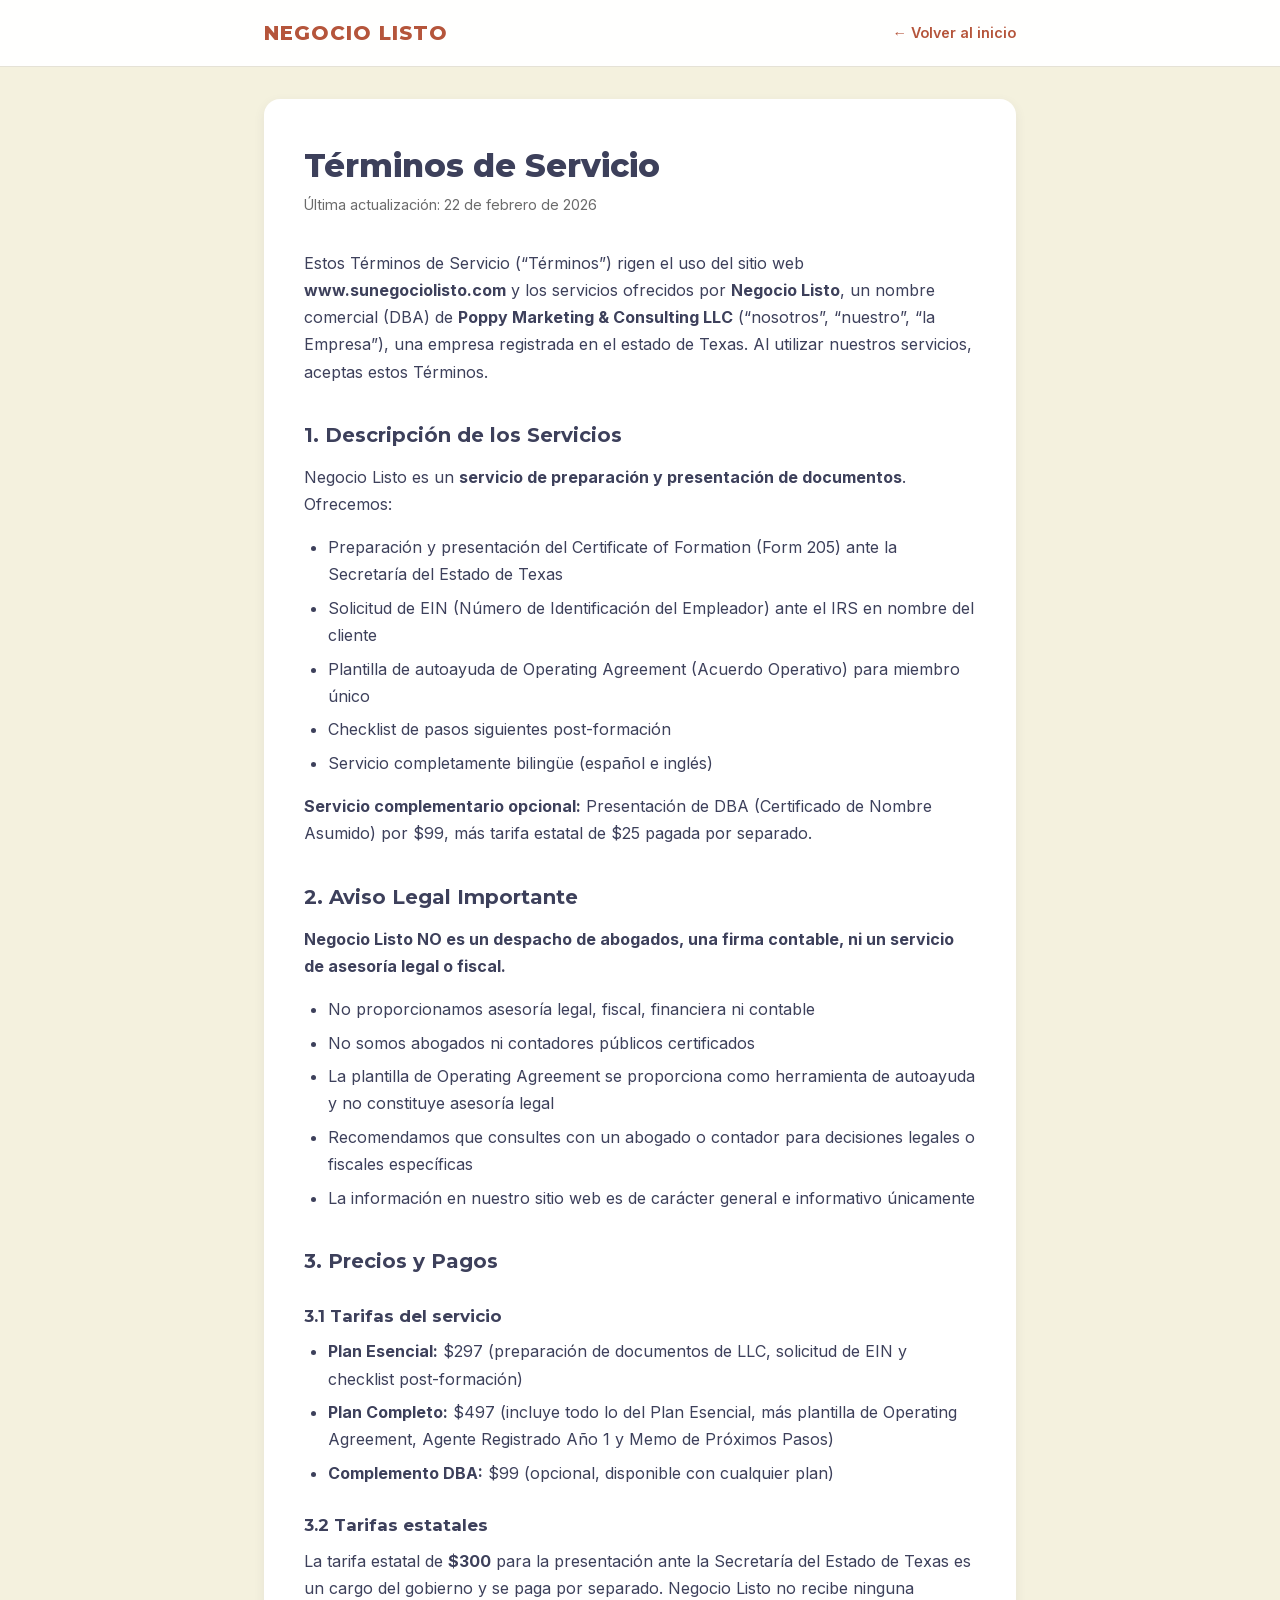
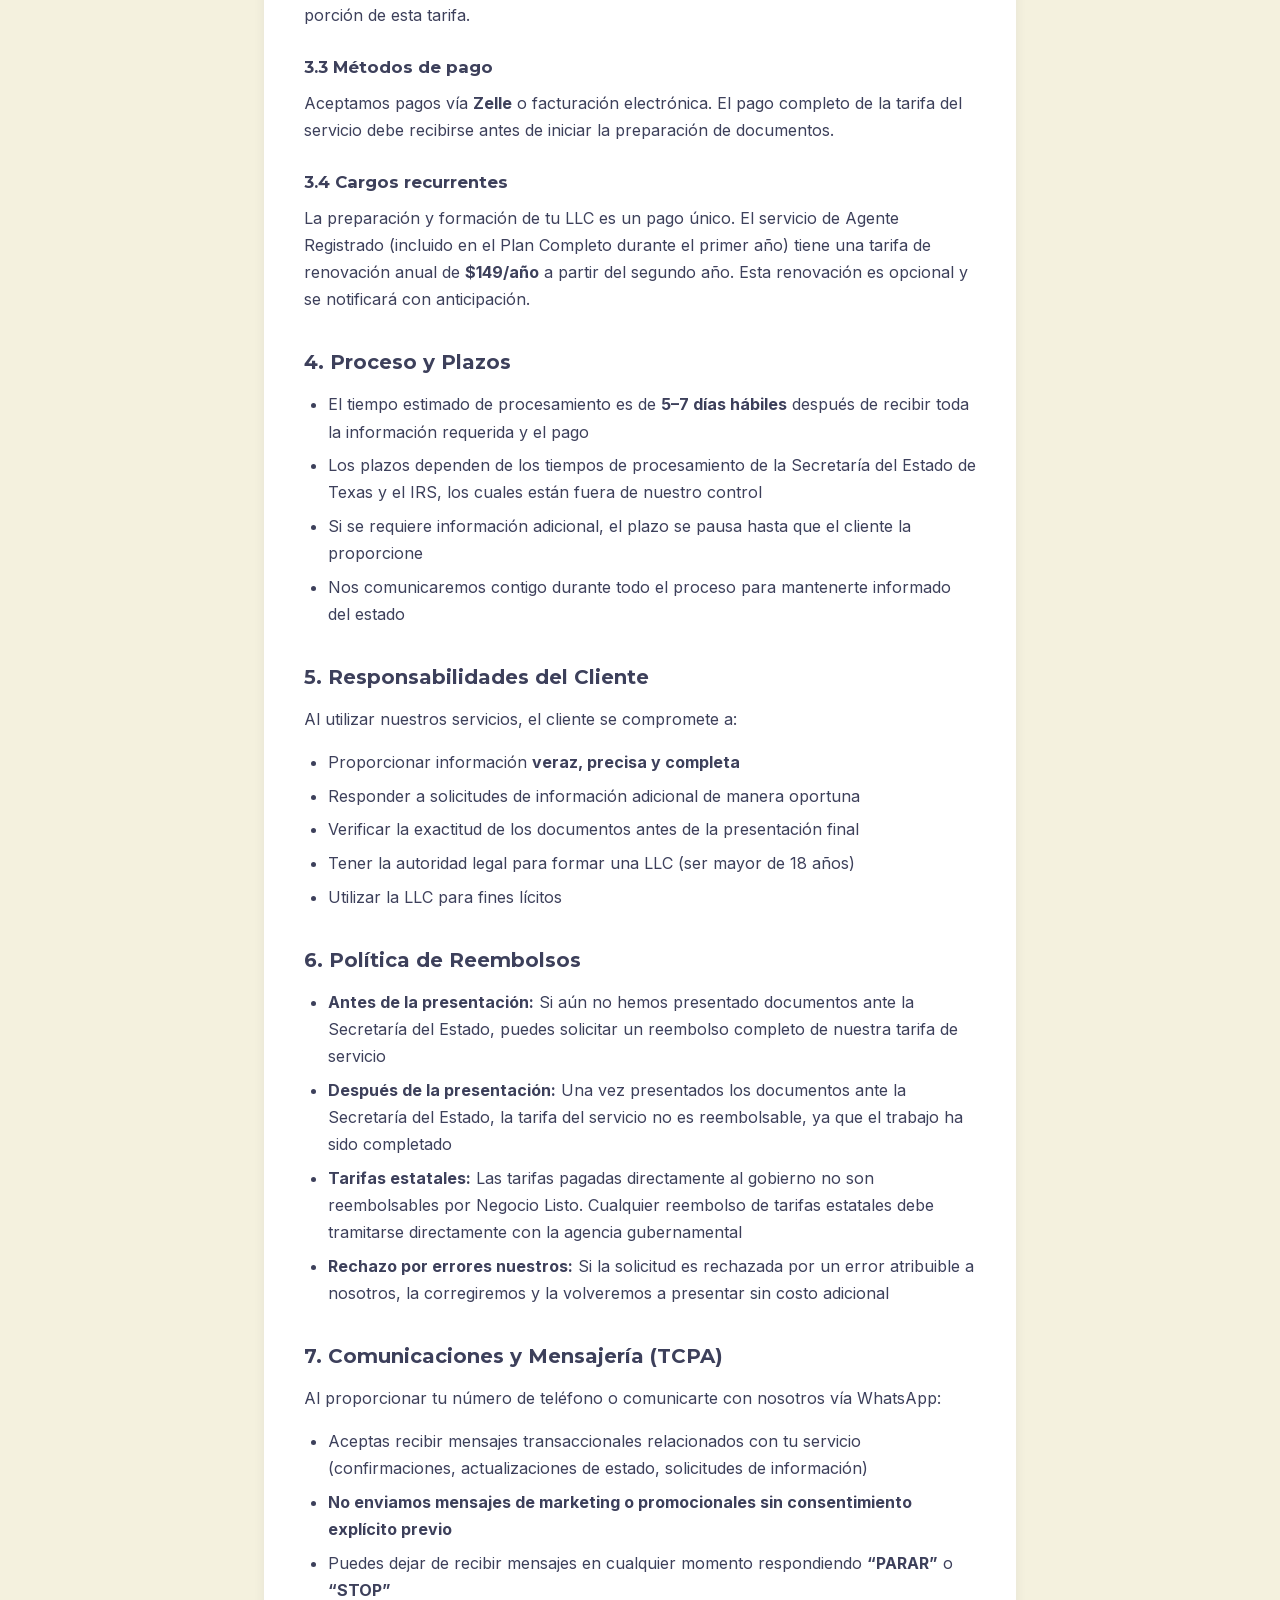
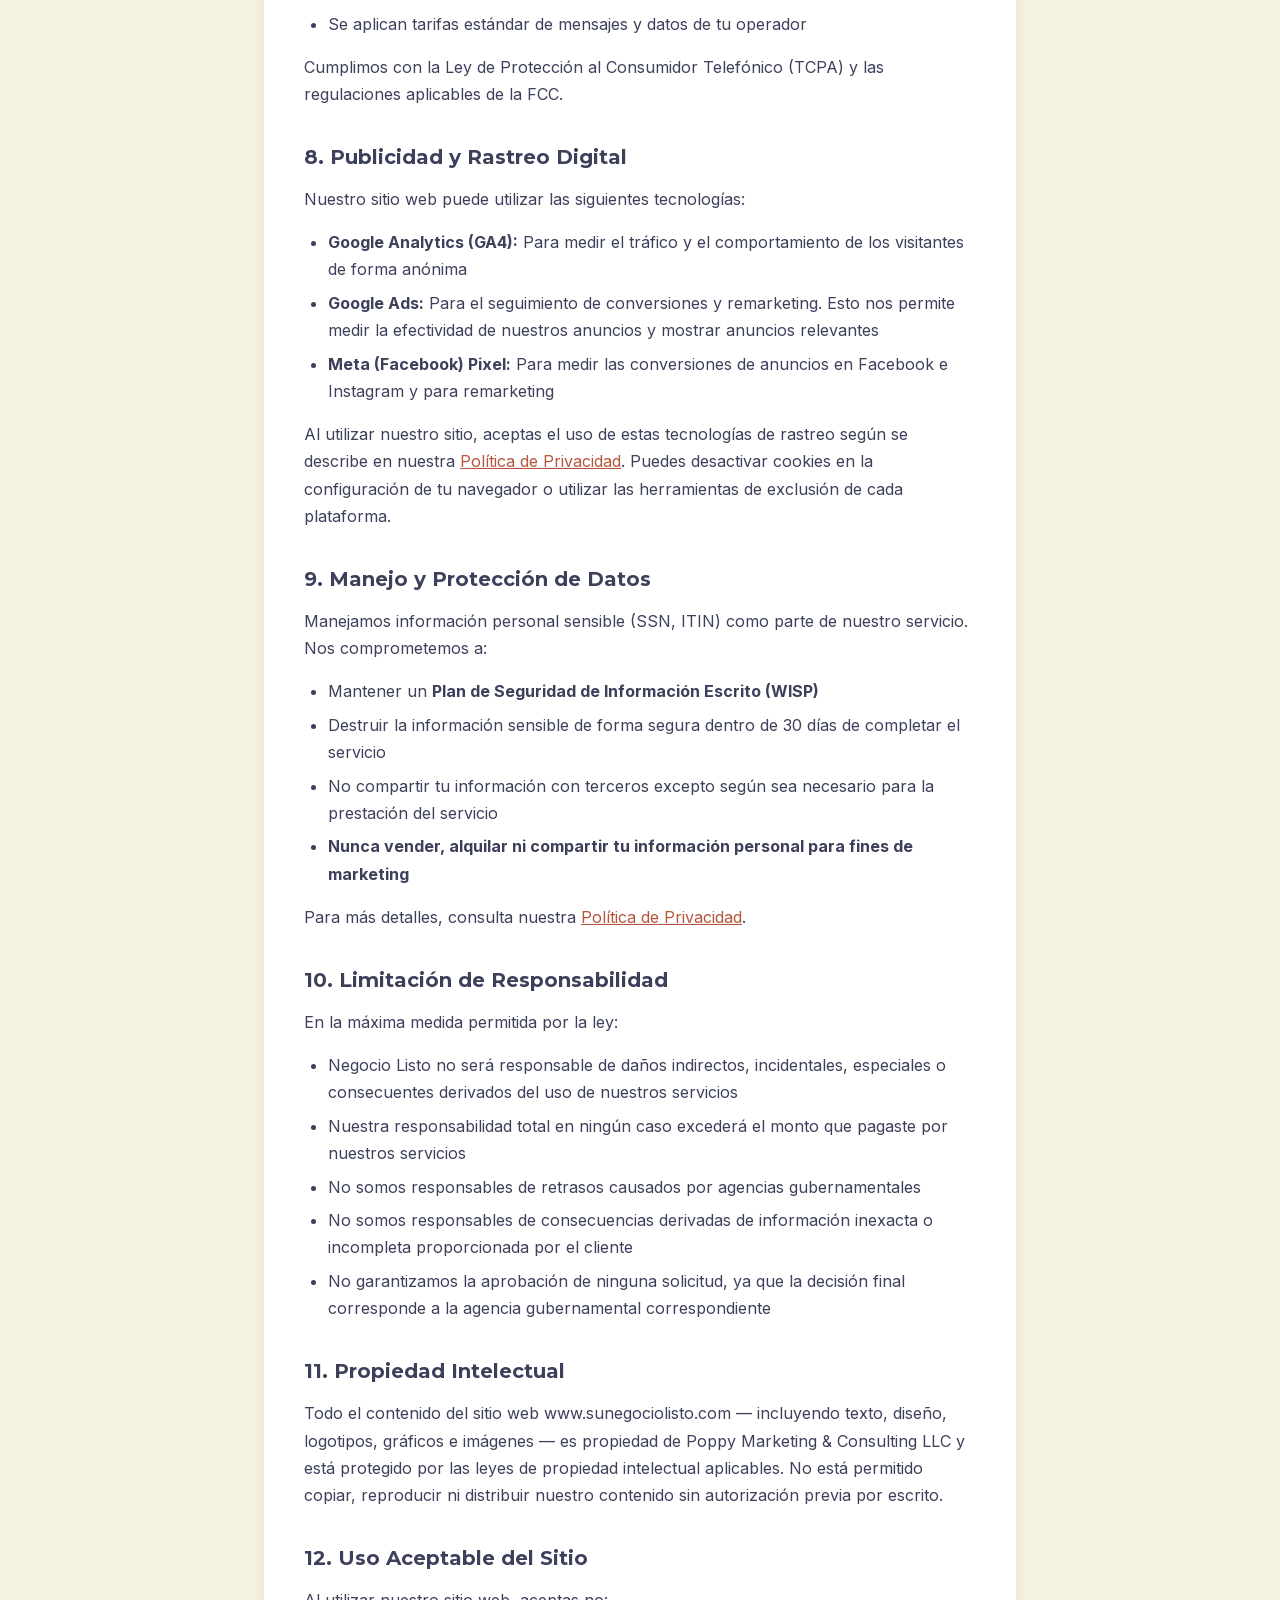
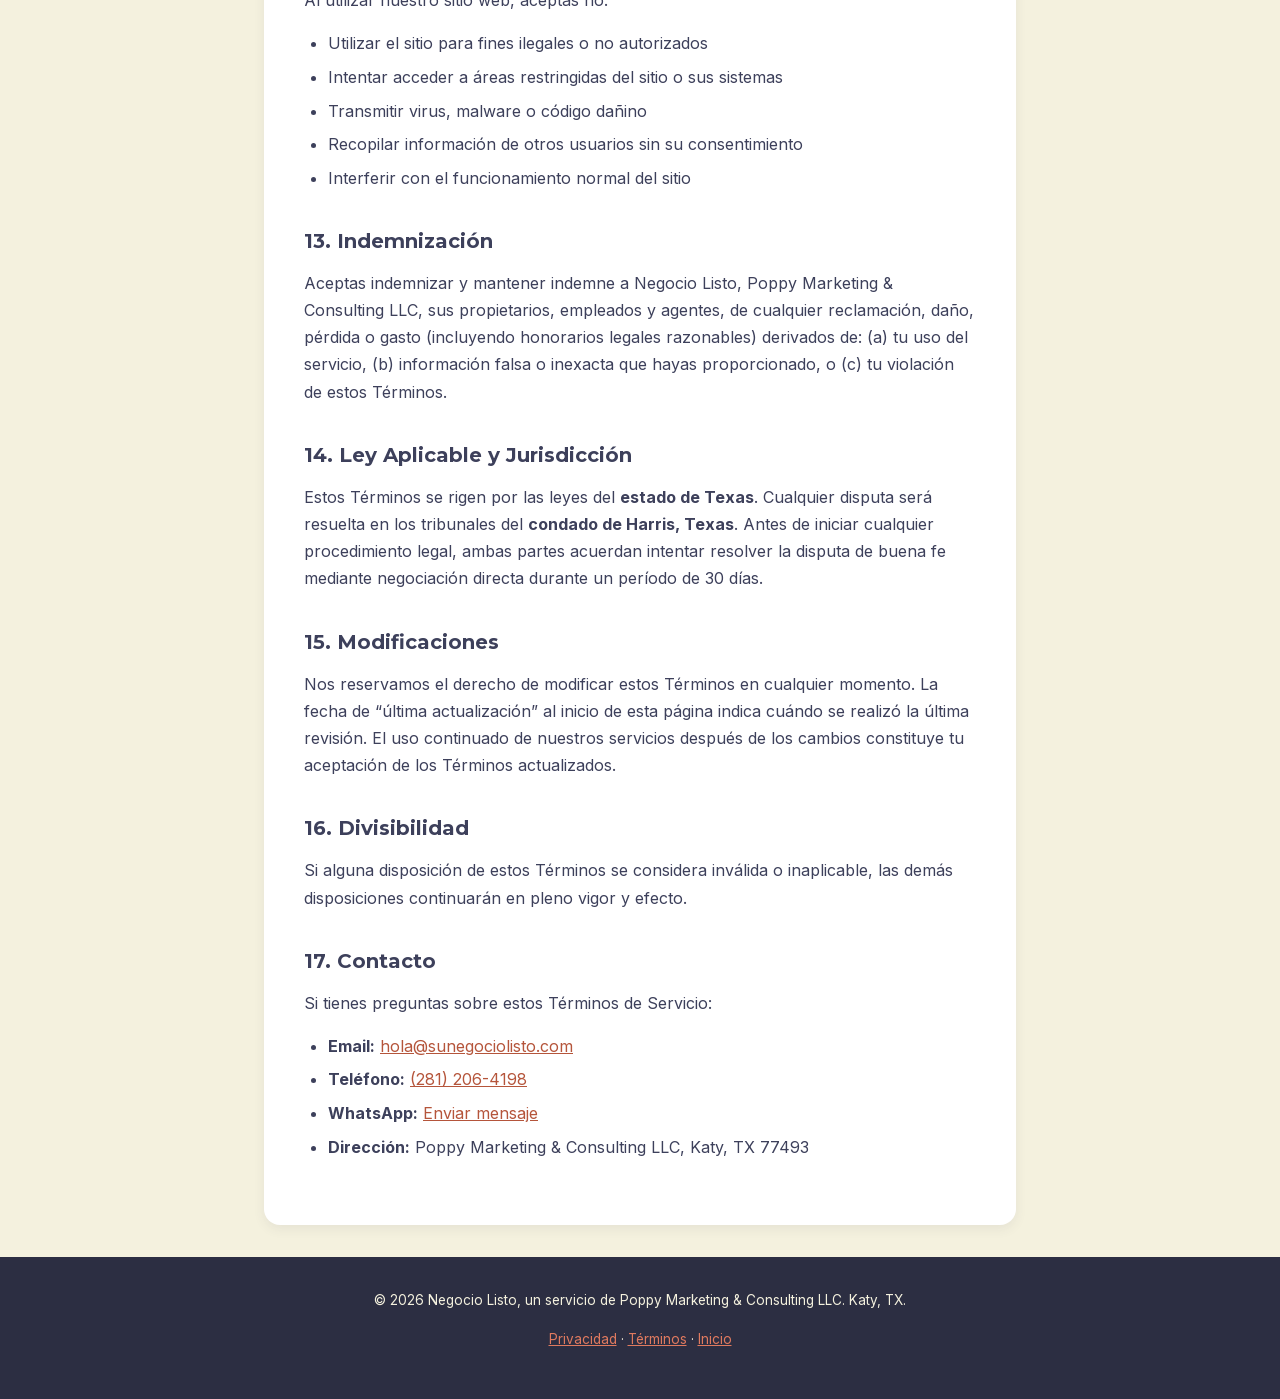
<file: terms.html>
<!DOCTYPE html>
<html lang="es">
<head>
    <meta charset="UTF-8">
    <meta name="viewport" content="width=device-width, initial-scale=1.0">
    <meta name="description" content="T&eacute;rminos de Servicio de Negocio Listo. Condiciones de uso para nuestro servicio de preparaci&oacute;n de documentos de LLC en Texas.">
    <meta name="robots" content="noindex, follow">
    <title>T&eacute;rminos de Servicio &mdash; Negocio Listo</title>
    <link rel="canonical" href="https://www.sunegociolisto.com/terms">
    <link rel="icon" type="image/svg+xml" href="favicon.svg">
    <link rel="preload" href="/fonts/montserrat-latin.woff2" as="font" type="font/woff2" crossorigin>
    <link rel="preload" href="/fonts/inter-latin.woff2" as="font" type="font/woff2" crossorigin>
    <style>
        @font-face { font-family: 'Montserrat'; font-style: normal; font-weight: 600 800; font-display: optional; src: url(/fonts/montserrat-latin.woff2) format('woff2'); }
        @font-face { font-family: 'Inter'; font-style: normal; font-weight: 400 700; font-display: optional; src: url(/fonts/inter-latin.woff2) format('woff2'); }
        *, *::before, *::after { margin: 0; padding: 0; box-sizing: border-box; }
        html { scroll-padding-top: 80px; }
        body { font-family: 'Inter', sans-serif; font-size: 16px; line-height: 1.7; color: #3D405B; background-color: #F4F1DE; -webkit-font-smoothing: antialiased; }
        .header { background: rgba(255,255,255,0.97); border-bottom: 1px solid #E5E2D6; padding: 1rem 0; position: sticky; top: 0; z-index: 100; backdrop-filter: blur(8px); }
        .container { max-width: 800px; margin: 0 auto; padding: 0 1.5rem; }
        .header-inner { display: flex; align-items: center; justify-content: space-between; }
        .logo { text-decoration: none; display: flex; align-items: center; gap: 0.5rem; }
        .logo-text { font-family: 'Montserrat', sans-serif; font-weight: 800; font-size: 1.25rem; color: #B5553B; letter-spacing: 0.05em; }
        .back-link { color: #B5553B; text-decoration: none; font-weight: 600; font-size: 0.9rem; }
        .back-link:hover { text-decoration: underline; }
        .content { background: #fff; border-radius: 1rem; padding: 3rem 2.5rem; margin: 2rem auto; box-shadow: 0 4px 12px rgba(61,64,91,0.08); }
        h1 { font-family: 'Montserrat', sans-serif; font-size: 2rem; font-weight: 800; color: #3D405B; margin-bottom: 0.5rem; line-height: 1.2; }
        .effective-date { color: #6B6B6B; font-size: 0.9rem; margin-bottom: 2rem; }
        h2 { font-family: 'Montserrat', sans-serif; font-size: 1.25rem; font-weight: 700; color: #3D405B; margin-top: 2rem; margin-bottom: 0.75rem; }
        h3 { font-family: 'Montserrat', sans-serif; font-size: 1.05rem; font-weight: 700; color: #3D405B; margin-top: 1.5rem; margin-bottom: 0.5rem; }
        p { margin-bottom: 1rem; }
        ul, ol { margin-bottom: 1rem; padding-left: 1.5rem; }
        li { margin-bottom: 0.4rem; }
        a { color: #B5553B; }
        .footer { background: #2C2E42; color: #F4F1DE; padding: 2rem 0; text-align: center; font-size: 0.85rem; }
        .footer a { color: #E07A5F; }
        @media (max-width: 600px) {
            .content { padding: 2rem 1.25rem; margin: 1rem; border-radius: 0.75rem; }
            h1 { font-size: 1.5rem; }
        }
    </style>
</head>
<body>
    <header class="header">
        <div class="container header-inner">
            <a href="/" class="logo"><span class="logo-text">NEGOCIO LISTO</span></a>
            <a href="/" class="back-link">&larr; Volver al inicio</a>
        </div>
    </header>

    <main class="container">
        <div class="content">
            <h1>T&eacute;rminos de Servicio</h1>
            <p class="effective-date">&Uacute;ltima actualizaci&oacute;n: 22 de febrero de 2026</p>

            <p>Estos T&eacute;rminos de Servicio (&ldquo;T&eacute;rminos&rdquo;) rigen el uso del sitio web <strong>www.sunegociolisto.com</strong> y los servicios ofrecidos por <strong>Negocio Listo</strong>, un nombre comercial (DBA) de <strong>Poppy Marketing &amp; Consulting LLC</strong> (&ldquo;nosotros&rdquo;, &ldquo;nuestro&rdquo;, &ldquo;la Empresa&rdquo;), una empresa registrada en el estado de Texas. Al utilizar nuestros servicios, aceptas estos T&eacute;rminos.</p>

            <h2>1. Descripci&oacute;n de los Servicios</h2>
            <p>Negocio Listo es un <strong>servicio de preparaci&oacute;n y presentaci&oacute;n de documentos</strong>. Ofrecemos:</p>
            <ul>
                <li>Preparaci&oacute;n y presentaci&oacute;n del Certificate of Formation (Form 205) ante la Secretar&iacute;a del Estado de Texas</li>
                <li>Solicitud de EIN (N&uacute;mero de Identificaci&oacute;n del Empleador) ante el IRS en nombre del cliente</li>
                <li>Plantilla de autoayuda de Operating Agreement (Acuerdo Operativo) para miembro &uacute;nico</li>
                <li>Checklist de pasos siguientes post-formaci&oacute;n</li>
                <li>Servicio completamente biling&uuml;e (espa&ntilde;ol e ingl&eacute;s)</li>
            </ul>
            <p><strong>Servicio complementario opcional:</strong> Presentaci&oacute;n de DBA (Certificado de Nombre Asumido) por $99, m&aacute;s tarifa estatal de $25 pagada por separado.</p>

            <h2>2. Aviso Legal Importante</h2>
            <p><strong>Negocio Listo NO es un despacho de abogados, una firma contable, ni un servicio de asesor&iacute;a legal o fiscal.</strong></p>
            <ul>
                <li>No proporcionamos asesor&iacute;a legal, fiscal, financiera ni contable</li>
                <li>No somos abogados ni contadores p&uacute;blicos certificados</li>
                <li>La plantilla de Operating Agreement se proporciona como herramienta de autoayuda y no constituye asesor&iacute;a legal</li>
                <li>Recomendamos que consultes con un abogado o contador para decisiones legales o fiscales espec&iacute;ficas</li>
                <li>La informaci&oacute;n en nuestro sitio web es de car&aacute;cter general e informativo &uacute;nicamente</li>
            </ul>

            <h2>3. Precios y Pagos</h2>
            <h3>3.1 Tarifas del servicio</h3>
            <ul>
                <li><strong>Plan Esencial:</strong> $297 (preparaci&oacute;n de documentos de LLC, solicitud de EIN y checklist post-formaci&oacute;n)</li>
                <li><strong>Plan Completo:</strong> $497 (incluye todo lo del Plan Esencial, m&aacute;s plantilla de Operating Agreement, Agente Registrado A&ntilde;o 1 y Memo de Pr&oacute;ximos Pasos)</li>
                <li><strong>Complemento DBA:</strong> $99 (opcional, disponible con cualquier plan)</li>
            </ul>

            <h3>3.2 Tarifas estatales</h3>
            <p>La tarifa estatal de <strong>$300</strong> para la presentaci&oacute;n ante la Secretar&iacute;a del Estado de Texas es un cargo del gobierno y se paga por separado. Negocio Listo no recibe ninguna porci&oacute;n de esta tarifa.</p>

            <h3>3.3 M&eacute;todos de pago</h3>
            <p>Aceptamos pagos v&iacute;a <strong>Zelle</strong> o facturaci&oacute;n electr&oacute;nica. El pago completo de la tarifa del servicio debe recibirse antes de iniciar la preparaci&oacute;n de documentos.</p>

            <h3>3.4 Cargos recurrentes</h3>
            <p>La preparaci&oacute;n y formaci&oacute;n de tu LLC es un pago &uacute;nico. El servicio de Agente Registrado (incluido en el Plan Completo durante el primer a&ntilde;o) tiene una tarifa de renovaci&oacute;n anual de <strong>$149/a&ntilde;o</strong> a partir del segundo a&ntilde;o. Esta renovaci&oacute;n es opcional y se notificar&aacute; con anticipaci&oacute;n.</p>

            <h2>4. Proceso y Plazos</h2>
            <ul>
                <li>El tiempo estimado de procesamiento es de <strong>5&ndash;7 d&iacute;as h&aacute;biles</strong> despu&eacute;s de recibir toda la informaci&oacute;n requerida y el pago</li>
                <li>Los plazos dependen de los tiempos de procesamiento de la Secretar&iacute;a del Estado de Texas y el IRS, los cuales est&aacute;n fuera de nuestro control</li>
                <li>Si se requiere informaci&oacute;n adicional, el plazo se pausa hasta que el cliente la proporcione</li>
                <li>Nos comunicaremos contigo durante todo el proceso para mantenerte informado del estado</li>
            </ul>

            <h2>5. Responsabilidades del Cliente</h2>
            <p>Al utilizar nuestros servicios, el cliente se compromete a:</p>
            <ul>
                <li>Proporcionar informaci&oacute;n <strong>veraz, precisa y completa</strong></li>
                <li>Responder a solicitudes de informaci&oacute;n adicional de manera oportuna</li>
                <li>Verificar la exactitud de los documentos antes de la presentaci&oacute;n final</li>
                <li>Tener la autoridad legal para formar una LLC (ser mayor de 18 a&ntilde;os)</li>
                <li>Utilizar la LLC para fines l&iacute;citos</li>
            </ul>

            <h2>6. Pol&iacute;tica de Reembolsos</h2>
            <ul>
                <li><strong>Antes de la presentaci&oacute;n:</strong> Si a&uacute;n no hemos presentado documentos ante la Secretar&iacute;a del Estado, puedes solicitar un reembolso completo de nuestra tarifa de servicio</li>
                <li><strong>Despu&eacute;s de la presentaci&oacute;n:</strong> Una vez presentados los documentos ante la Secretar&iacute;a del Estado, la tarifa del servicio no es reembolsable, ya que el trabajo ha sido completado</li>
                <li><strong>Tarifas estatales:</strong> Las tarifas pagadas directamente al gobierno no son reembolsables por Negocio Listo. Cualquier reembolso de tarifas estatales debe tramitarse directamente con la agencia gubernamental</li>
                <li><strong>Rechazo por errores nuestros:</strong> Si la solicitud es rechazada por un error atribuible a nosotros, la corregiremos y la volveremos a presentar sin costo adicional</li>
            </ul>

            <h2>7. Comunicaciones y Mensajer&iacute;a (TCPA)</h2>
            <p>Al proporcionar tu n&uacute;mero de tel&eacute;fono o comunicarte con nosotros v&iacute;a WhatsApp:</p>
            <ul>
                <li>Aceptas recibir mensajes transaccionales relacionados con tu servicio (confirmaciones, actualizaciones de estado, solicitudes de informaci&oacute;n)</li>
                <li><strong>No enviamos mensajes de marketing o promocionales sin consentimiento expl&iacute;cito previo</strong></li>
                <li>Puedes dejar de recibir mensajes en cualquier momento respondiendo <strong>&ldquo;PARAR&rdquo;</strong> o <strong>&ldquo;STOP&rdquo;</strong></li>
                <li>Se aplican tarifas est&aacute;ndar de mensajes y datos de tu operador</li>
            </ul>
            <p>Cumplimos con la Ley de Protecci&oacute;n al Consumidor Telef&oacute;nico (TCPA) y las regulaciones aplicables de la FCC.</p>

            <h2>8. Publicidad y Rastreo Digital</h2>
            <p>Nuestro sitio web puede utilizar las siguientes tecnolog&iacute;as:</p>
            <ul>
                <li><strong>Google Analytics (GA4):</strong> Para medir el tr&aacute;fico y el comportamiento de los visitantes de forma an&oacute;nima</li>
                <li><strong>Google Ads:</strong> Para el seguimiento de conversiones y remarketing. Esto nos permite medir la efectividad de nuestros anuncios y mostrar anuncios relevantes</li>
                <li><strong>Meta (Facebook) Pixel:</strong> Para medir las conversiones de anuncios en Facebook e Instagram y para remarketing</li>
            </ul>
            <p>Al utilizar nuestro sitio, aceptas el uso de estas tecnolog&iacute;as de rastreo seg&uacute;n se describe en nuestra <a href="/privacy">Pol&iacute;tica de Privacidad</a>. Puedes desactivar cookies en la configuraci&oacute;n de tu navegador o utilizar las herramientas de exclusi&oacute;n de cada plataforma.</p>

            <h2>9. Manejo y Protecci&oacute;n de Datos</h2>
            <p>Manejamos informaci&oacute;n personal sensible (SSN, ITIN) como parte de nuestro servicio. Nos comprometemos a:</p>
            <ul>
                <li>Mantener un <strong>Plan de Seguridad de Informaci&oacute;n Escrito (WISP)</strong></li>
                <li>Destruir la informaci&oacute;n sensible de forma segura dentro de 30 d&iacute;as de completar el servicio</li>
                <li>No compartir tu informaci&oacute;n con terceros excepto seg&uacute;n sea necesario para la prestaci&oacute;n del servicio</li>
                <li><strong>Nunca vender, alquilar ni compartir tu informaci&oacute;n personal para fines de marketing</strong></li>
            </ul>
            <p>Para m&aacute;s detalles, consulta nuestra <a href="/privacy">Pol&iacute;tica de Privacidad</a>.</p>

            <h2>10. Limitaci&oacute;n de Responsabilidad</h2>
            <p>En la m&aacute;xima medida permitida por la ley:</p>
            <ul>
                <li>Negocio Listo no ser&aacute; responsable de da&ntilde;os indirectos, incidentales, especiales o consecuentes derivados del uso de nuestros servicios</li>
                <li>Nuestra responsabilidad total en ning&uacute;n caso exceder&aacute; el monto que pagaste por nuestros servicios</li>
                <li>No somos responsables de retrasos causados por agencias gubernamentales</li>
                <li>No somos responsables de consecuencias derivadas de informaci&oacute;n inexacta o incompleta proporcionada por el cliente</li>
                <li>No garantizamos la aprobaci&oacute;n de ninguna solicitud, ya que la decisi&oacute;n final corresponde a la agencia gubernamental correspondiente</li>
            </ul>

            <h2>11. Propiedad Intelectual</h2>
            <p>Todo el contenido del sitio web www.sunegociolisto.com &mdash; incluyendo texto, dise&ntilde;o, logotipos, gr&aacute;ficos e im&aacute;genes &mdash; es propiedad de Poppy Marketing &amp; Consulting LLC y est&aacute; protegido por las leyes de propiedad intelectual aplicables. No est&aacute; permitido copiar, reproducir ni distribuir nuestro contenido sin autorizaci&oacute;n previa por escrito.</p>

            <h2>12. Uso Aceptable del Sitio</h2>
            <p>Al utilizar nuestro sitio web, aceptas no:</p>
            <ul>
                <li>Utilizar el sitio para fines ilegales o no autorizados</li>
                <li>Intentar acceder a &aacute;reas restringidas del sitio o sus sistemas</li>
                <li>Transmitir virus, malware o c&oacute;digo da&ntilde;ino</li>
                <li>Recopilar informaci&oacute;n de otros usuarios sin su consentimiento</li>
                <li>Interferir con el funcionamiento normal del sitio</li>
            </ul>

            <h2>13. Indemnizaci&oacute;n</h2>
            <p>Aceptas indemnizar y mantener indemne a Negocio Listo, Poppy Marketing &amp; Consulting LLC, sus propietarios, empleados y agentes, de cualquier reclamaci&oacute;n, da&ntilde;o, p&eacute;rdida o gasto (incluyendo honorarios legales razonables) derivados de: (a) tu uso del servicio, (b) informaci&oacute;n falsa o inexacta que hayas proporcionado, o (c) tu violaci&oacute;n de estos T&eacute;rminos.</p>

            <h2>14. Ley Aplicable y Jurisdicci&oacute;n</h2>
            <p>Estos T&eacute;rminos se rigen por las leyes del <strong>estado de Texas</strong>. Cualquier disputa ser&aacute; resuelta en los tribunales del <strong>condado de Harris, Texas</strong>. Antes de iniciar cualquier procedimiento legal, ambas partes acuerdan intentar resolver la disputa de buena fe mediante negociaci&oacute;n directa durante un per&iacute;odo de 30 d&iacute;as.</p>

            <h2>15. Modificaciones</h2>
            <p>Nos reservamos el derecho de modificar estos T&eacute;rminos en cualquier momento. La fecha de &ldquo;&uacute;ltima actualizaci&oacute;n&rdquo; al inicio de esta p&aacute;gina indica cu&aacute;ndo se realiz&oacute; la &uacute;ltima revisi&oacute;n. El uso continuado de nuestros servicios despu&eacute;s de los cambios constituye tu aceptaci&oacute;n de los T&eacute;rminos actualizados.</p>

            <h2>16. Divisibilidad</h2>
            <p>Si alguna disposici&oacute;n de estos T&eacute;rminos se considera inv&aacute;lida o inaplicable, las dem&aacute;s disposiciones continuar&aacute;n en pleno vigor y efecto.</p>

            <h2>17. Contacto</h2>
            <p>Si tienes preguntas sobre estos T&eacute;rminos de Servicio:</p>
            <ul>
                <li><strong>Email:</strong> <a href="mailto:hola@sunegociolisto.com">hola@sunegociolisto.com</a></li>
                <li><strong>Tel&eacute;fono:</strong> <a href="tel:+12812064198">(281) 206-4198</a></li>
                <li><strong>WhatsApp:</strong> <a href="https://wa.me/12814754458" target="_blank" rel="noopener">Enviar mensaje</a></li>
                <li><strong>Direcci&oacute;n:</strong> Poppy Marketing &amp; Consulting LLC, Katy, TX 77493</li>
            </ul>
        </div>
    </main>

    <footer class="footer">
        <div class="container">
            <p>&copy; 2026 Negocio Listo, un servicio de Poppy Marketing &amp; Consulting LLC. Katy, TX.</p>
            <p><a href="/privacy">Privacidad</a> &middot; <a href="/terms">T&eacute;rminos</a> &middot; <a href="/">Inicio</a></p>
        </div>
    </footer>
</body>
</html>
</file>
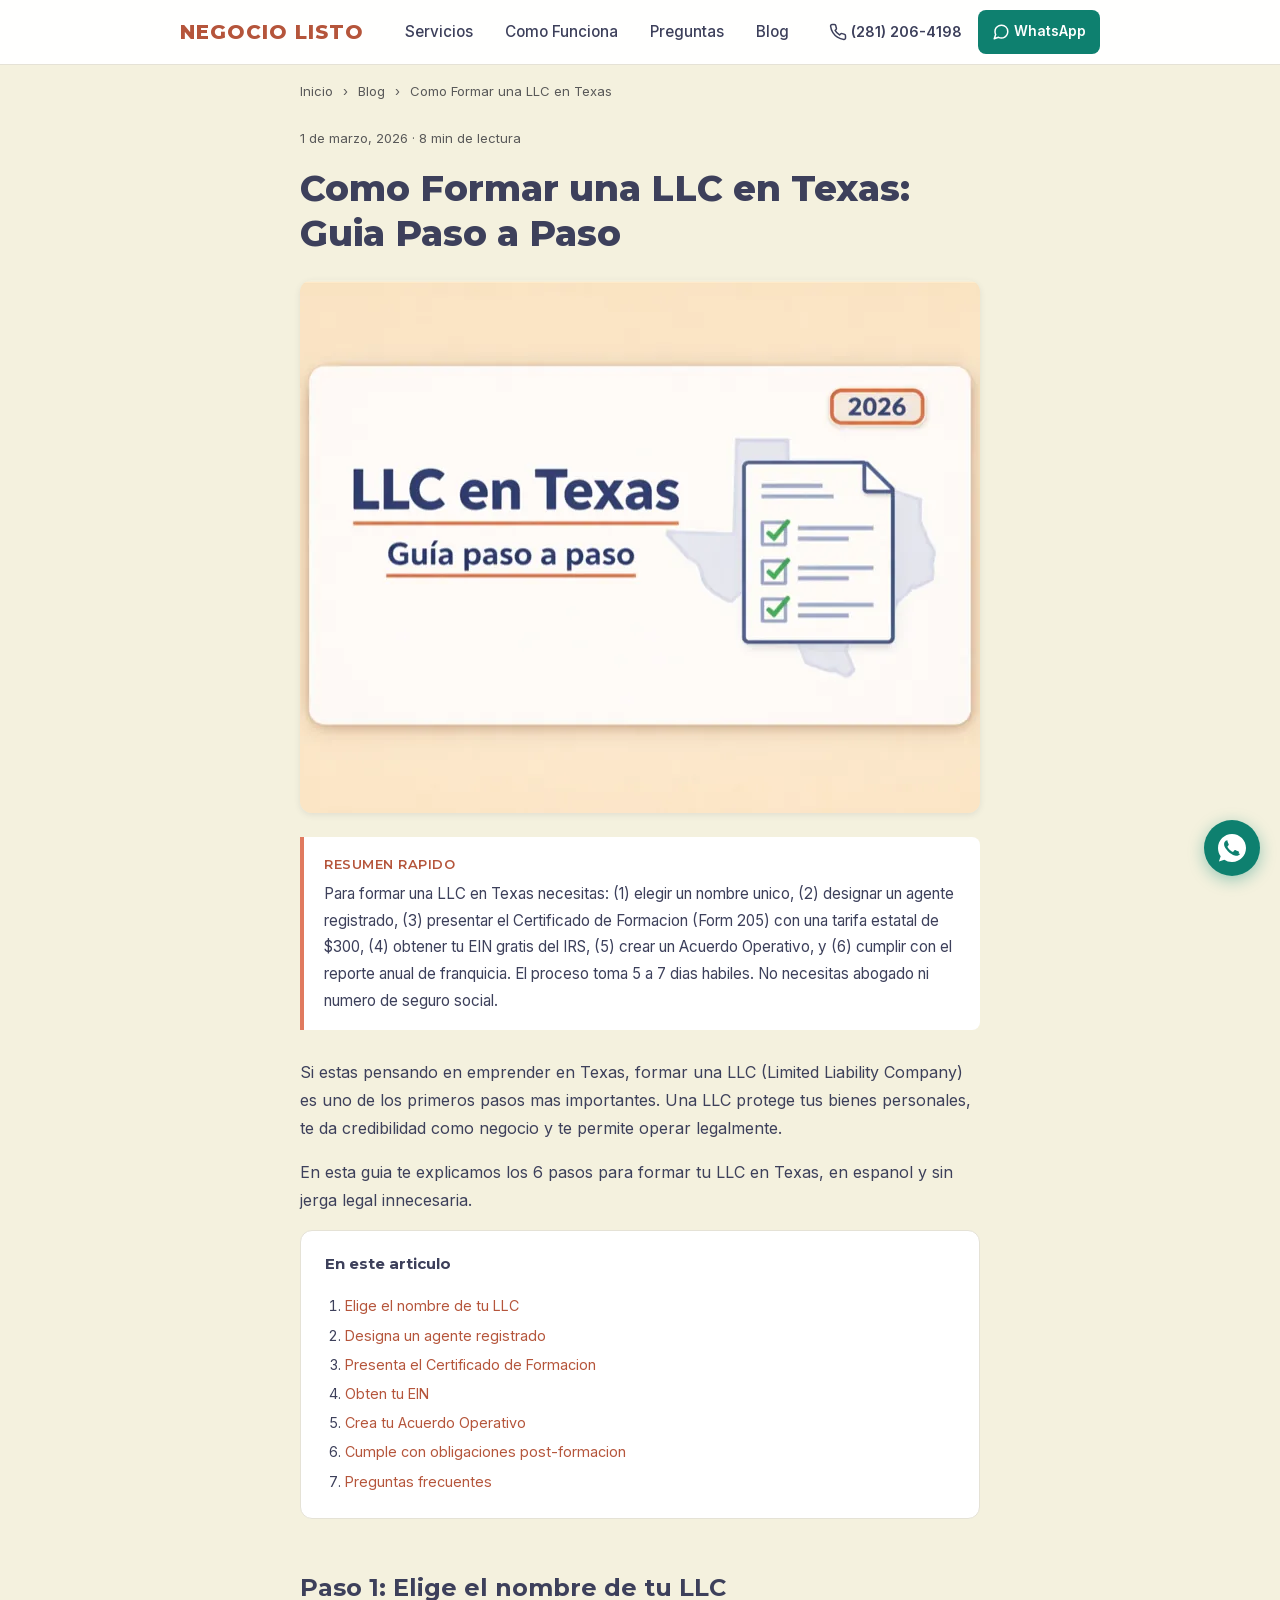
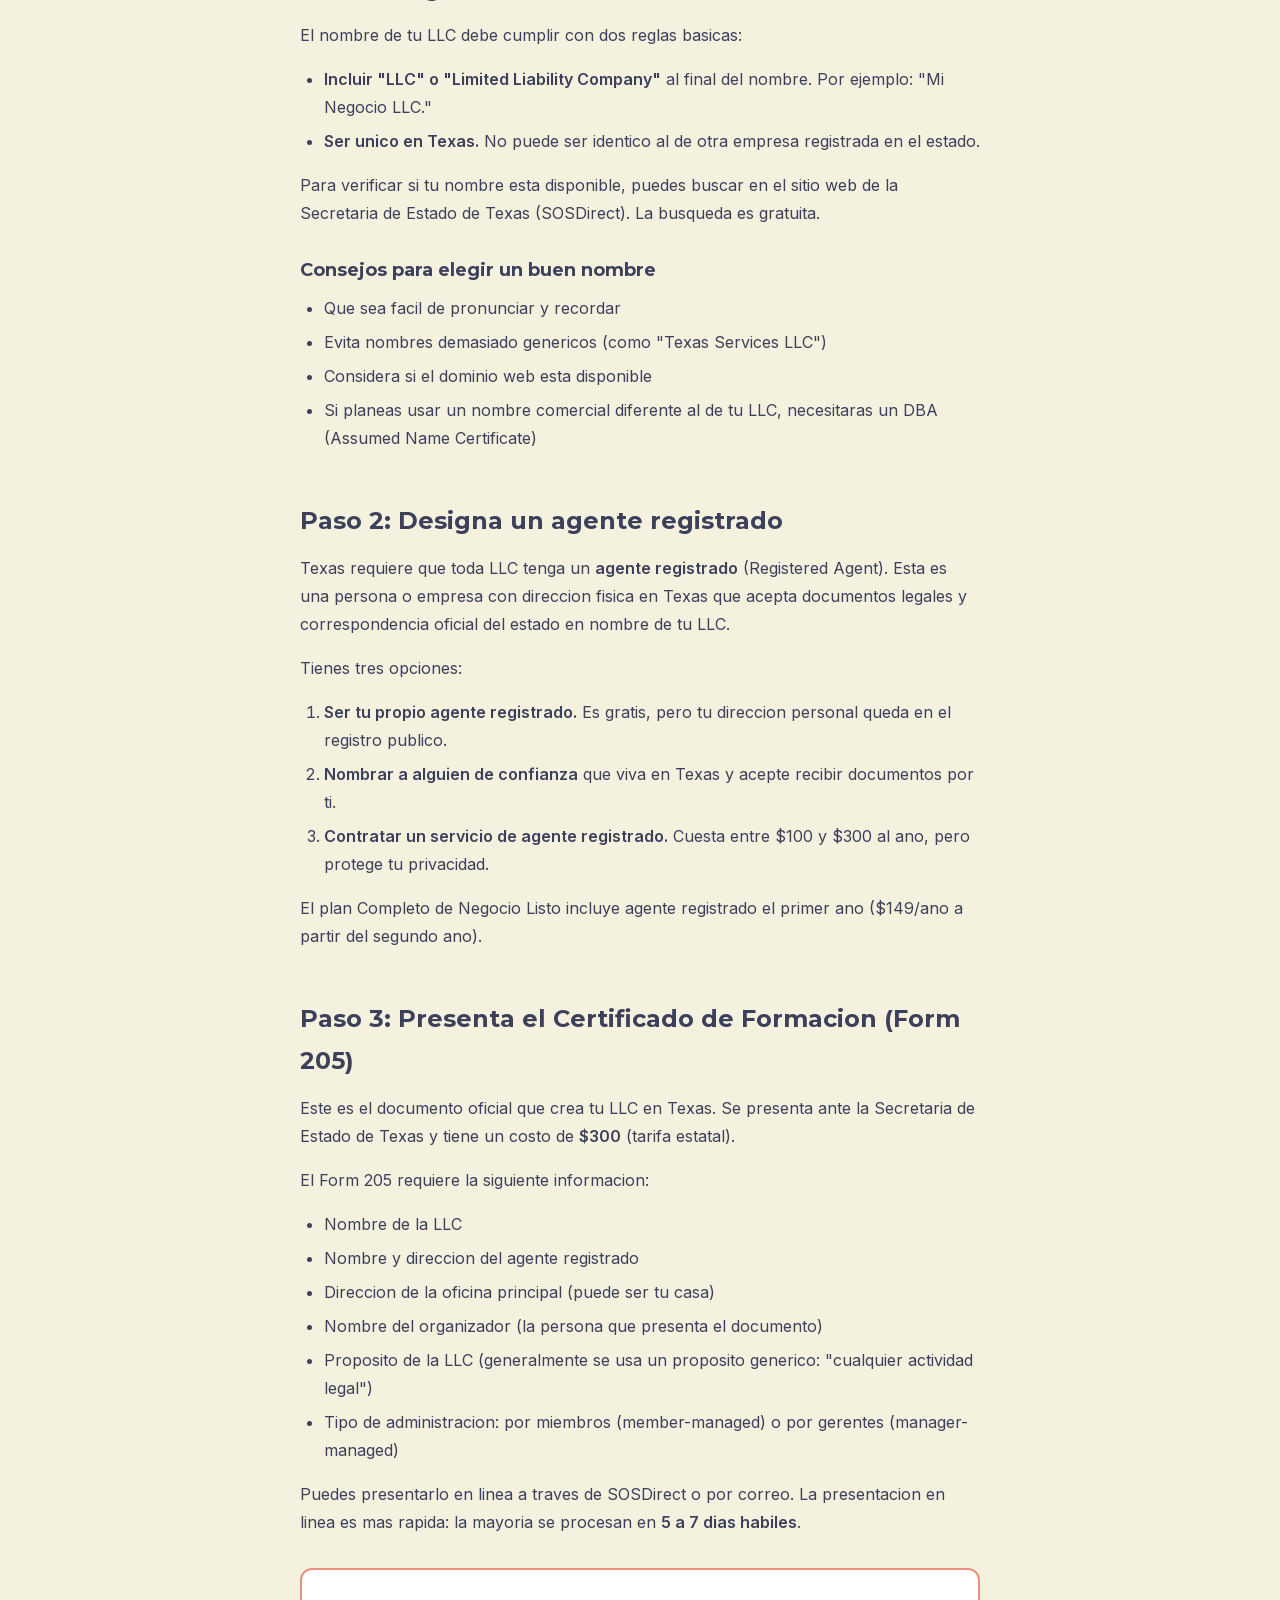
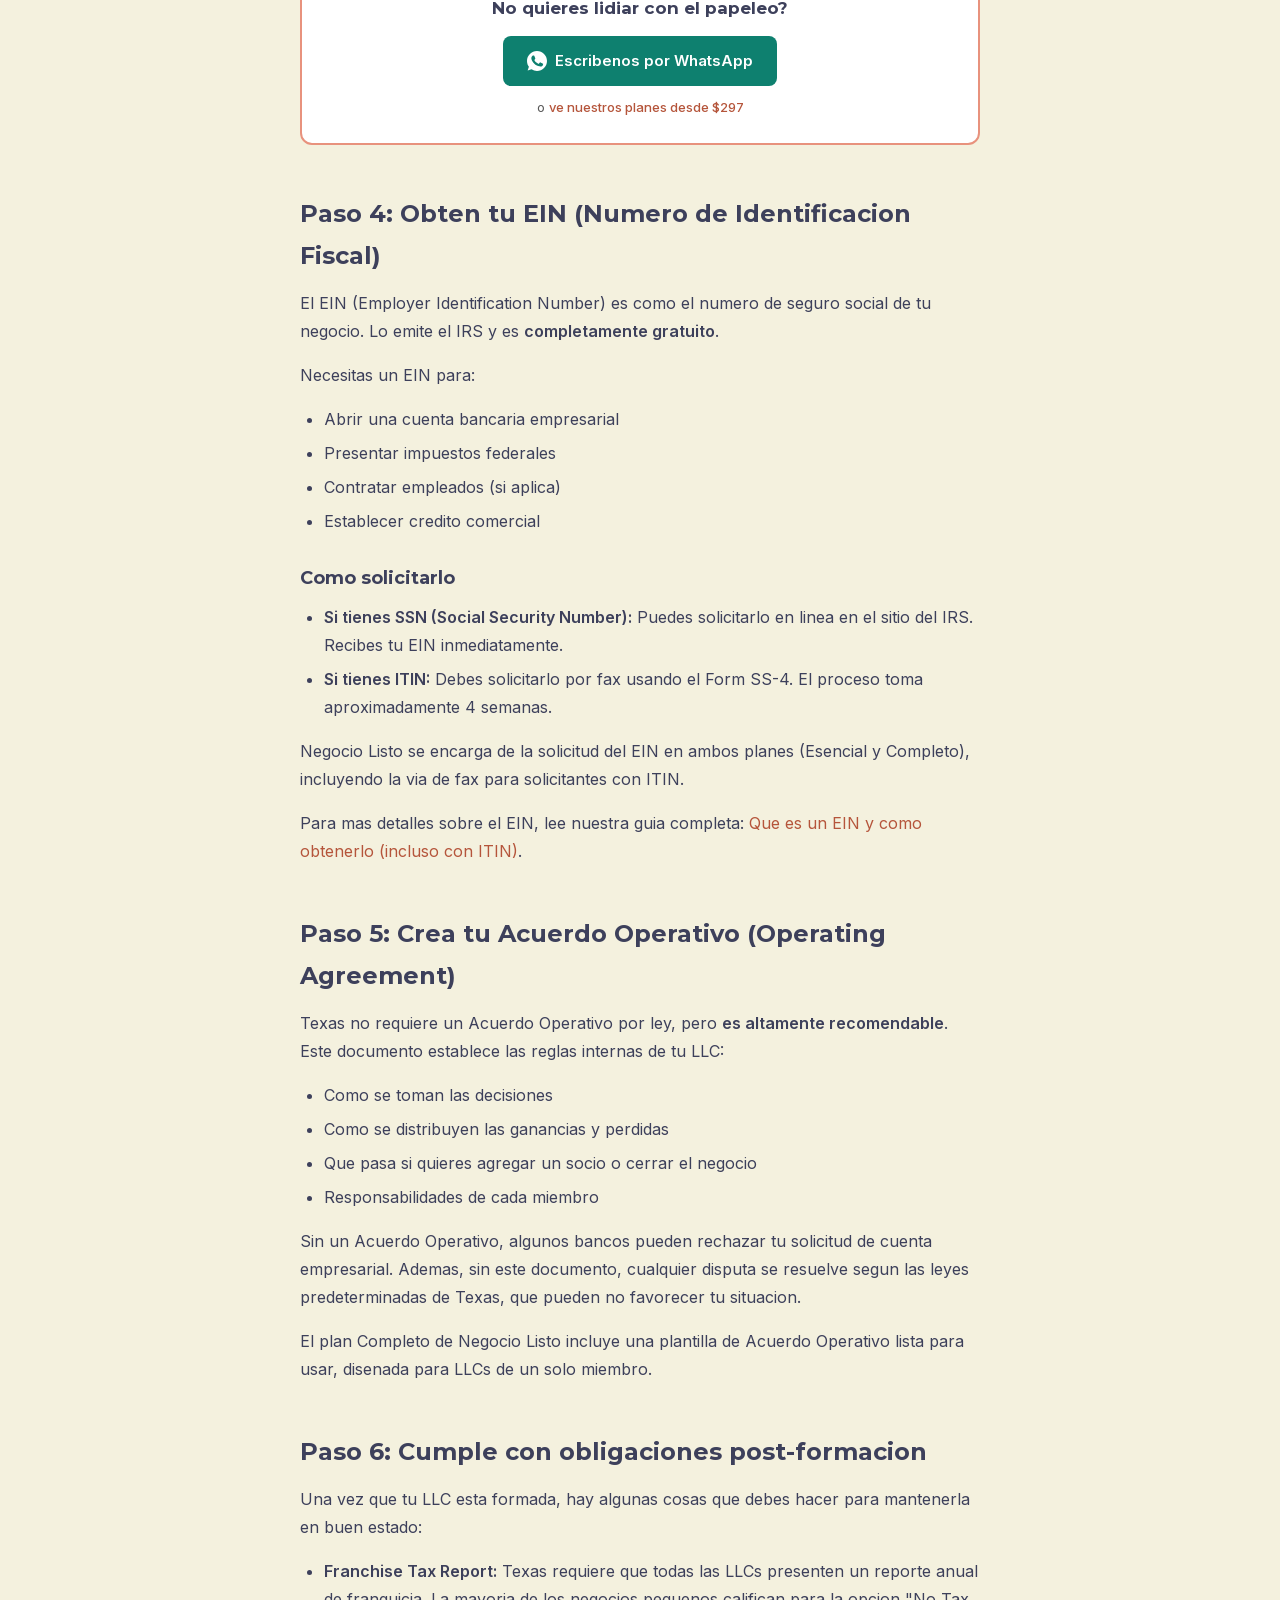
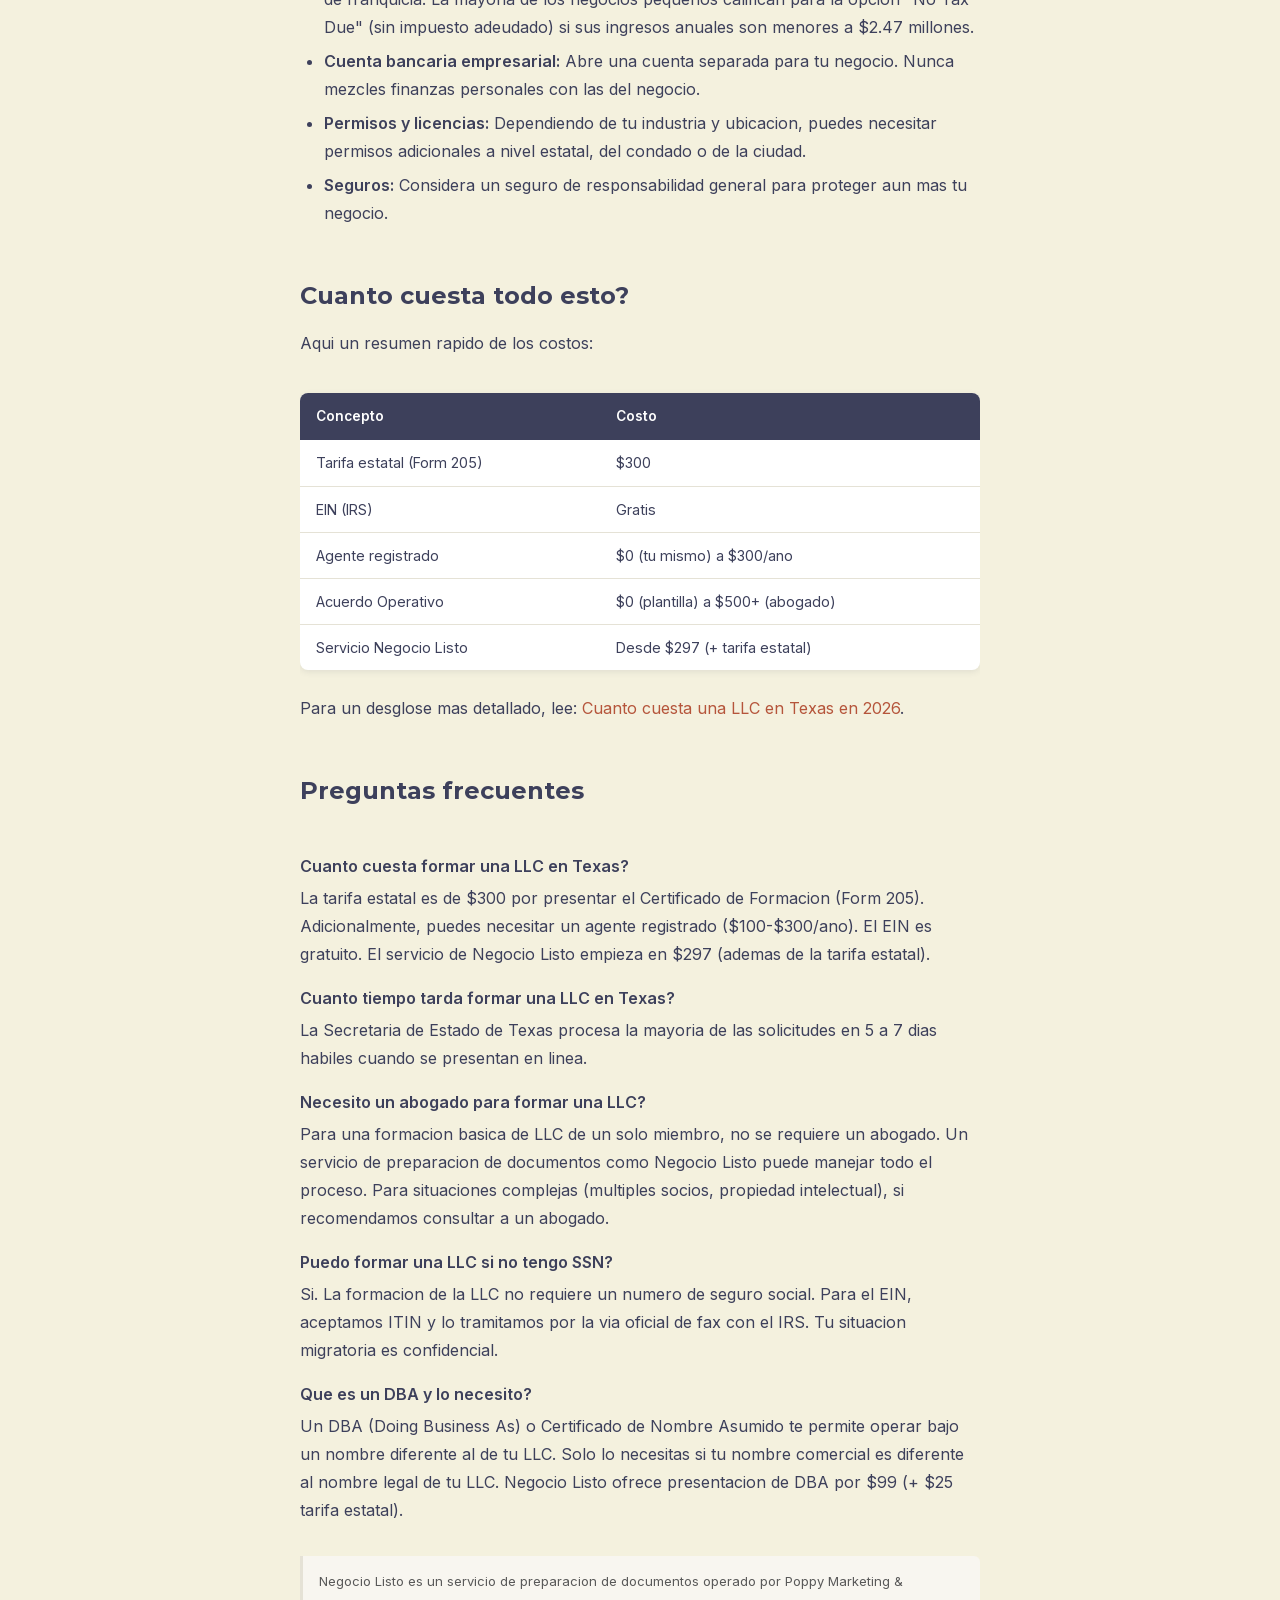
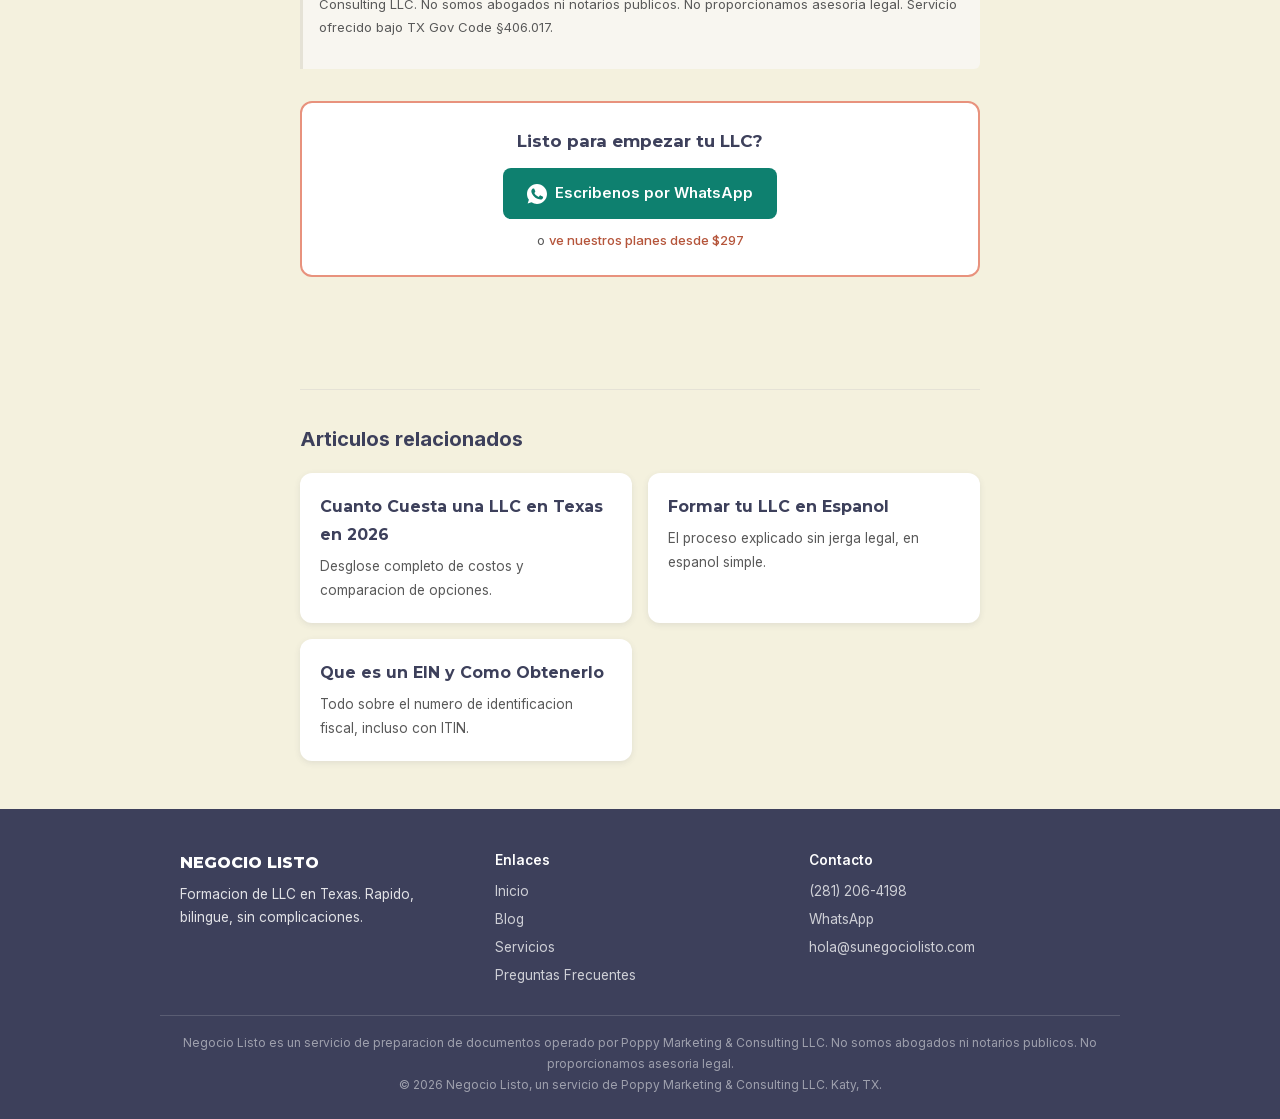
<file: blog/como-formar-llc-en-texas.html>
<!DOCTYPE html>
<html lang="es">
<head>
    <!-- Google tag (gtag.js) -->
    <script async src="https://www.googletagmanager.com/gtag/js?id=G-SRQN5S9XG2"></script>
    <script>
      window.dataLayer = window.dataLayer || [];
      function gtag(){dataLayer.push(arguments);}
      gtag('js', new Date());
      gtag('config', 'G-SRQN5S9XG2');
      gtag('config', 'AW-17962571856');
    </script>
    <!-- Meta Pixel -->
    <script>
    !function(f,b,e,v,n,t,s){if(f.fbq)return;n=f.fbq=function(){n.callMethod?
    n.callMethod.apply(n,arguments):n.queue.push(arguments)};if(!f._fbq)f._fbq=n;
    n.push=n;n.loaded=!0;n.version='2.0';n.queue=[];t=b.createElement(e);t.async=!0;
    t.src=v;s=b.getElementsByTagName(e)[0];s.parentNode.insertBefore(t,s)}(window,
    document,'script','https://connect.facebook.net/en_US/fbevents.js');
    fbq('set', 'autoConfig', 'false', '4319991371651967');
    fbq('init', '4319991371651967');
    fbq('track', 'PageView');
    </script>
    <script>
    document.addEventListener('click',function(e){var a=e.target.closest('a');if(a&&(a.href.indexOf('wa.me')!==-1||a.href.indexOf('tel:')===0)){fbq('track','Lead')}});
    </script>
    <noscript><img height="1" width="1" style="display:none" alt="" src="https://www.facebook.com/tr?id=4319991371651967&ev=PageView&noscript=1"/></noscript>

    <meta charset="UTF-8">
    <meta name="viewport" content="width=device-width, initial-scale=1.0">
    <title>Como Formar una LLC en Texas: Guia Paso a Paso (2026)</title>
    <meta name="description" content="Aprende como formar una LLC en Texas en 6 pasos simples. Requisitos, costos, documentos y tiempos. Guia completa en espanol para emprendedores hispanos.">
    <meta name="robots" content="index, follow, max-snippet:-1, max-image-preview:large">
    <link rel="canonical" href="https://www.sunegociolisto.com/blog/como-formar-llc-en-texas">

    <!-- OG -->
    <meta property="og:title" content="Como Formar una LLC en Texas: Guia Paso a Paso (2026)">
    <meta property="og:description" content="Los 6 pasos para registrar tu LLC en Texas. Requisitos, costos y documentos explicados en espanol simple.">
    <meta property="og:url" content="https://www.sunegociolisto.com/blog/como-formar-llc-en-texas">
    <meta property="og:type" content="article">
    <meta property="og:locale" content="es_US">
    <meta property="og:site_name" content="Negocio Listo">
    <meta property="og:image" content="https://www.sunegociolisto.com/images/blog/llc_texas_step_by_step.png">
    <meta property="article:published_time" content="2026-03-01">

    <link rel="icon" type="image/svg+xml" href="/favicon.svg">
    <link rel="icon" type="image/png" href="/favicon.png">

    <link rel="preconnect" href="https://www.googletagmanager.com" crossorigin>
    <link rel="preconnect" href="https://connect.facebook.net" crossorigin>
    <link rel="preload" href="/fonts/montserrat-latin.woff2" as="font" type="font/woff2" crossorigin>
    <link rel="preload" href="/fonts/inter-latin.woff2" as="font" type="font/woff2" crossorigin>
    <link rel="stylesheet" href="/blog.css?v=20260306">

    <!-- Schema: Article + HowTo + BreadcrumbList + FAQPage -->
    <script type="application/ld+json">
    [{
      "@context": "https://schema.org",
      "@type": "Article",
      "headline": "Como Formar una LLC en Texas: Guia Paso a Paso",
      "description": "Los 6 pasos para registrar tu LLC en Texas, desde elegir el nombre hasta cumplir con el estado.",
      "datePublished": "2026-03-01",
      "dateModified": "2026-03-01",
      "author": {"@type": "Organization", "name": "Negocio Listo"},
      "publisher": {"@type": "Organization", "name": "Negocio Listo", "url": "https://www.sunegociolisto.com", "logo": {"@type": "ImageObject", "url": "https://www.sunegociolisto.com/og-image.png"}},
      "mainEntityOfPage": "https://www.sunegociolisto.com/blog/como-formar-llc-en-texas",
      "inLanguage": "es",
      "image": "https://www.sunegociolisto.com/images/blog/llc_texas_step_by_step.png"
    },
    {
      "@context": "https://schema.org",
      "@type": "HowTo",
      "name": "Como Formar una LLC en Texas",
      "description": "Guia paso a paso para registrar una LLC en el estado de Texas.",
      "step": [
        {"@type": "HowToStep", "name": "Elige el nombre de tu LLC", "text": "Verifica disponibilidad en el sitio de la Secretaria de Estado de Texas y asegurate de incluir LLC o Limited Liability Company en el nombre."},
        {"@type": "HowToStep", "name": "Designa un agente registrado", "text": "Elige una persona o empresa con direccion fisica en Texas para recibir documentos legales en nombre de tu LLC."},
        {"@type": "HowToStep", "name": "Presenta el Certificado de Formacion (Form 205)", "text": "Llena y presenta el Form 205 ante la Secretaria de Estado de Texas con la tarifa de $300."},
        {"@type": "HowToStep", "name": "Obten tu EIN", "text": "Solicita tu numero de identificacion fiscal (EIN) ante el IRS. Es gratuito."},
        {"@type": "HowToStep", "name": "Crea tu Acuerdo Operativo", "text": "Redacta el documento que establece las reglas internas de tu LLC."},
        {"@type": "HowToStep", "name": "Cumple con obligaciones post-formacion", "text": "Presenta el reporte anual de franquicia y mantente al dia con tus obligaciones fiscales."}
      ]
    },
    {
      "@context": "https://schema.org",
      "@type": "FAQPage",
      "mainEntity": [
        {"@type": "Question", "name": "Cuanto cuesta formar una LLC en Texas?", "acceptedAnswer": {"@type": "Answer", "text": "La tarifa estatal es de $300 por presentar el Certificado de Formacion. Adicionalmente, puedes necesitar un agente registrado ($100-$300/ano) y el EIN es gratuito."}},
        {"@type": "Question", "name": "Cuanto tiempo tarda formar una LLC en Texas?", "acceptedAnswer": {"@type": "Answer", "text": "La Secretaria de Estado de Texas procesa la mayoria de las solicitudes en 5 a 7 dias habiles."}},
        {"@type": "Question", "name": "Necesito un abogado para formar una LLC?", "acceptedAnswer": {"@type": "Answer", "text": "Para una formacion basica de LLC, no se requiere un abogado. Un servicio de preparacion de documentos puede manejar el proceso."}}
      ]
    },
    {
      "@context": "https://schema.org",
      "@type": "BreadcrumbList",
      "itemListElement": [
        {"@type": "ListItem", "position": 1, "name": "Inicio", "item": "https://www.sunegociolisto.com/"},
        {"@type": "ListItem", "position": 2, "name": "Blog", "item": "https://www.sunegociolisto.com/blog/"},
        {"@type": "ListItem", "position": 3, "name": "Como Formar una LLC en Texas"}
      ]
    }]
    </script>
</head>
<body>

    <header class="header" id="header">
        <div class="header-container">
            <a href="/" class="logo"><span class="logo-text">NEGOCIO LISTO</span></a>
            <nav class="nav-desktop">
                <a href="/#servicios">Servicios</a>
                <a href="/#como-funciona">Como Funciona</a>
                <a href="/#preguntas">Preguntas</a>
                <a href="/blog/">Blog</a>
            </nav>
            <div class="header-actions">
                <a href="tel:+12812064198" class="header-phone" aria-label="Llamar">
                    <svg class="icon-sm" width="18" height="18" viewBox="0 0 24 24" fill="none" stroke="currentColor" stroke-width="2" stroke-linecap="round" stroke-linejoin="round"><path d="M22 16.92v3a2 2 0 01-2.18 2 19.79 19.79 0 01-8.63-3.07 19.5 19.5 0 01-6-6 19.79 19.79 0 01-3.07-8.67A2 2 0 014.11 2h3a2 2 0 012 1.72c.127.96.361 1.903.7 2.81a2 2 0 01-.45 2.11L8.09 9.91a16 16 0 006 6l1.27-1.27a2 2 0 012.11-.45c.907.339 1.85.573 2.81.7A2 2 0 0122 16.92z"/></svg>
                    <span class="phone-text">(281) 206-4198</span>
                </a>
                <a href="https://wa.me/12814754458" class="btn-whatsapp-header" target="_blank" rel="noopener" aria-label="WhatsApp">
                    <svg class="icon-sm" width="18" height="18" viewBox="0 0 24 24" fill="none" stroke="currentColor" stroke-width="2" stroke-linecap="round" stroke-linejoin="round"><path d="M21 11.5a8.38 8.38 0 01-.9 3.8 8.5 8.5 0 01-7.6 4.7 8.38 8.38 0 01-3.8-.9L3 21l1.9-5.7a8.38 8.38 0 01-.9-3.8 8.5 8.5 0 014.7-7.6 8.38 8.38 0 013.8-.9h.5a8.48 8.48 0 018 8v.5z"/></svg>
                    <span class="wa-text">WhatsApp</span>
                </a>
                <button class="hamburger" id="hamburger" aria-label="Menu">
                    <svg width="24" height="24" viewBox="0 0 24 24" fill="none" stroke="currentColor" stroke-width="2" stroke-linecap="round" stroke-linejoin="round"><line x1="3" y1="12" x2="21" y2="12"/><line x1="3" y1="6" x2="21" y2="6"/><line x1="3" y1="18" x2="21" y2="18"/></svg>
                </button>
            </div>
        </div>
        <nav class="nav-mobile" id="navMobile">
            <a href="/#servicios">Servicios</a>
            <a href="/#como-funciona">Como Funciona</a>
            <a href="/#preguntas">Preguntas</a>
            <a href="/blog/">Blog</a>
            <div class="nav-mobile-contact">
                <a href="tel:+12812064198" class="nav-contact-link">
                    <svg class="icon-sm" width="18" height="18" viewBox="0 0 24 24" fill="none" stroke="currentColor" stroke-width="2" stroke-linecap="round" stroke-linejoin="round"><path d="M22 16.92v3a2 2 0 01-2.18 2 19.79 19.79 0 01-8.63-3.07 19.5 19.5 0 01-6-6 19.79 19.79 0 01-3.07-8.67A2 2 0 014.11 2h3a2 2 0 012 1.72c.127.96.361 1.903.7 2.81a2 2 0 01-.45 2.11L8.09 9.91a16 16 0 006 6l1.27-1.27a2 2 0 012.11-.45c.907.339 1.85.573 2.81.7A2 2 0 0122 16.92z"/></svg>
                    (281) 206-4198
                </a>
                <a href="https://wa.me/12814754458" class="nav-contact-link nav-contact-whatsapp" target="_blank" rel="noopener">
                    <svg class="icon-sm" width="18" height="18" viewBox="0 0 24 24" fill="none" stroke="currentColor" stroke-width="2" stroke-linecap="round" stroke-linejoin="round"><path d="M21 11.5a8.38 8.38 0 01-.9 3.8 8.5 8.5 0 01-7.6 4.7 8.38 8.38 0 01-3.8-.9L3 21l1.9-5.7a8.38 8.38 0 01-.9-3.8 8.5 8.5 0 014.7-7.6 8.38 8.38 0 013.8-.9h.5a8.48 8.48 0 018 8v.5z"/></svg>
                    WhatsApp
                </a>
            </div>
        </nav>
    </header>
    <script>document.getElementById('hamburger').addEventListener('click',function(e){e.stopPropagation();document.getElementById('navMobile').classList.toggle('open')});document.addEventListener('click',function(e){var n=document.getElementById('navMobile'),h=document.getElementById('hamburger');if(!n.contains(e.target)&&!h.contains(e.target))n.classList.remove('open')});window.addEventListener('scroll',function(){document.getElementById('header').classList.toggle('scrolled',window.scrollY>20)})</script>

    <main class="container">
        <nav class="breadcrumb">
            <a href="/">Inicio</a> <span>&rsaquo;</span> <a href="/blog/">Blog</a> <span>&rsaquo;</span> Como Formar una LLC en Texas
        </nav>

        <article class="article">
            <p class="post-meta">1 de marzo, 2026 &middot; 8 min de lectura</p>
            <h1>Como Formar una LLC en Texas: Guia Paso a Paso</h1>

            <picture>
                <source srcset="/images/blog/llc_texas_step_by_step.webp" type="image/webp">
                <img src="/images/blog/llc_texas_step_by_step.png" alt="Guia paso a paso para formar una LLC en Texas en 2026: lista de verificacion con los pasos del proceso sobre el mapa de Texas" class="article-hero" width="800" height="533" loading="eager">
            </picture>

            <div class="tldr">
                <strong>Resumen rapido</strong>
                <p>Para formar una LLC en Texas necesitas: (1) elegir un nombre unico, (2) designar un agente registrado, (3) presentar el Certificado de Formacion (Form 205) con una tarifa estatal de $300, (4) obtener tu EIN gratis del IRS, (5) crear un Acuerdo Operativo, y (6) cumplir con el reporte anual de franquicia. El proceso toma 5 a 7 dias habiles. No necesitas abogado ni numero de seguro social.</p>
            </div>

            <p>Si estas pensando en emprender en Texas, formar una LLC (Limited Liability Company) es uno de los primeros pasos mas importantes. Una LLC protege tus bienes personales, te da credibilidad como negocio y te permite operar legalmente.</p>

            <p>En esta guia te explicamos los 6 pasos para formar tu LLC en Texas, en espanol y sin jerga legal innecesaria.</p>

            <div class="toc">
                <p class="toc-title">En este articulo</p>
                <ol>
                    <li><a href="#paso-1">Elige el nombre de tu LLC</a></li>
                    <li><a href="#paso-2">Designa un agente registrado</a></li>
                    <li><a href="#paso-3">Presenta el Certificado de Formacion</a></li>
                    <li><a href="#paso-4">Obten tu EIN</a></li>
                    <li><a href="#paso-5">Crea tu Acuerdo Operativo</a></li>
                    <li><a href="#paso-6">Cumple con obligaciones post-formacion</a></li>
                    <li><a href="#faq">Preguntas frecuentes</a></li>
                </ol>
            </div>

            <h2 id="paso-1">Paso 1: Elige el nombre de tu LLC</h2>

            <p>El nombre de tu LLC debe cumplir con dos reglas basicas:</p>

            <ul>
                <li><strong>Incluir "LLC" o "Limited Liability Company"</strong> al final del nombre. Por ejemplo: "Mi Negocio LLC."</li>
                <li><strong>Ser unico en Texas.</strong> No puede ser identico al de otra empresa registrada en el estado.</li>
            </ul>

            <p>Para verificar si tu nombre esta disponible, puedes buscar en el sitio web de la Secretaria de Estado de Texas (SOSDirect). La busqueda es gratuita.</p>

            <h3>Consejos para elegir un buen nombre</h3>

            <ul>
                <li>Que sea facil de pronunciar y recordar</li>
                <li>Evita nombres demasiado genericos (como "Texas Services LLC")</li>
                <li>Considera si el dominio web esta disponible</li>
                <li>Si planeas usar un nombre comercial diferente al de tu LLC, necesitaras un DBA (Assumed Name Certificate)</li>
            </ul>

            <h2 id="paso-2">Paso 2: Designa un agente registrado</h2>

            <p>Texas requiere que toda LLC tenga un <strong>agente registrado</strong> (Registered Agent). Esta es una persona o empresa con direccion fisica en Texas que acepta documentos legales y correspondencia oficial del estado en nombre de tu LLC.</p>

            <p>Tienes tres opciones:</p>

            <ol>
                <li><strong>Ser tu propio agente registrado.</strong> Es gratis, pero tu direccion personal queda en el registro publico.</li>
                <li><strong>Nombrar a alguien de confianza</strong> que viva en Texas y acepte recibir documentos por ti.</li>
                <li><strong>Contratar un servicio de agente registrado.</strong> Cuesta entre $100 y $300 al ano, pero protege tu privacidad.</li>
            </ol>

            <p>El plan Completo de Negocio Listo incluye agente registrado el primer ano ($149/ano a partir del segundo ano).</p>

            <h2 id="paso-3">Paso 3: Presenta el Certificado de Formacion (Form 205)</h2>

            <p>Este es el documento oficial que crea tu LLC en Texas. Se presenta ante la Secretaria de Estado de Texas y tiene un costo de <strong>$300</strong> (tarifa estatal).</p>

            <p>El Form 205 requiere la siguiente informacion:</p>

            <ul>
                <li>Nombre de la LLC</li>
                <li>Nombre y direccion del agente registrado</li>
                <li>Direccion de la oficina principal (puede ser tu casa)</li>
                <li>Nombre del organizador (la persona que presenta el documento)</li>
                <li>Proposito de la LLC (generalmente se usa un proposito generico: "cualquier actividad legal")</li>
                <li>Tipo de administracion: por miembros (member-managed) o por gerentes (manager-managed)</li>
            </ul>

            <p>Puedes presentarlo en linea a traves de SOSDirect o por correo. La presentacion en linea es mas rapida: la mayoria se procesan en <strong>5 a 7 dias habiles</strong>.</p>

            <div class="cta-box">
                <p>No quieres lidiar con el papeleo?</p>
                <a href="https://wa.me/12814754458" class="btn-wa" target="_blank" rel="noopener">
                    <svg viewBox="0 0 24 24" width="20" height="20" fill="white"><path d="M12.004 0C5.376 0 0 5.382 0 12.003c0 2.626.846 5.058 2.284 7.034L.79 23.468l4.588-1.468A11.947 11.947 0 0012.004 24C18.627 24 24 18.618 24 12.003S18.627 0 12.004 0zm7.013 16.961c-.293.825-1.712 1.528-2.361 1.6-.596.066-1.346.093-2.172-.136a19.87 19.87 0 01-1.967-.728c-3.46-1.497-5.72-5.015-5.895-5.247-.174-.233-1.419-1.889-1.419-3.602s.897-2.556 1.217-2.906c.32-.35.696-.437.928-.437.232 0 .463.002.666.012.214.01.501-.081.784.599.293.699.991 2.421 1.079 2.595.087.174.145.378.029.609-.116.232-.174.378-.348.582-.174.206-.366.458-.522.615-.174.174-.356.363-.153.712.203.348.9 1.485 1.932 2.405 1.326 1.182 2.444 1.548 2.792 1.722.348.174.552.145.754-.087.203-.232.869-1.013 1.1-1.362.232-.35.463-.291.783-.174.319.116 2.03.957 2.378 1.131.348.174.58.261.666.406.087.145.087.846-.206 1.671z"/></svg>
                    Escribenos por WhatsApp
                </a>
                <span class="cta-secondary">o <a href="/#servicios">ve nuestros planes desde $297</a></span>
            </div>

            <h2 id="paso-4">Paso 4: Obten tu EIN (Numero de Identificacion Fiscal)</h2>

            <p>El EIN (Employer Identification Number) es como el numero de seguro social de tu negocio. Lo emite el IRS y es <strong>completamente gratuito</strong>.</p>

            <p>Necesitas un EIN para:</p>

            <ul>
                <li>Abrir una cuenta bancaria empresarial</li>
                <li>Presentar impuestos federales</li>
                <li>Contratar empleados (si aplica)</li>
                <li>Establecer credito comercial</li>
            </ul>

            <h3>Como solicitarlo</h3>

            <ul>
                <li><strong>Si tienes SSN (Social Security Number):</strong> Puedes solicitarlo en linea en el sitio del IRS. Recibes tu EIN inmediatamente.</li>
                <li><strong>Si tienes ITIN:</strong> Debes solicitarlo por fax usando el Form SS-4. El proceso toma aproximadamente 4 semanas.</li>
            </ul>

            <p>Negocio Listo se encarga de la solicitud del EIN en ambos planes (Esencial y Completo), incluyendo la via de fax para solicitantes con ITIN.</p>

            <p>Para mas detalles sobre el EIN, lee nuestra guia completa: <a href="/blog/que-es-ein-como-obtenerlo-itin">Que es un EIN y como obtenerlo (incluso con ITIN)</a>.</p>

            <h2 id="paso-5">Paso 5: Crea tu Acuerdo Operativo (Operating Agreement)</h2>

            <p>Texas no requiere un Acuerdo Operativo por ley, pero <strong>es altamente recomendable</strong>. Este documento establece las reglas internas de tu LLC:</p>

            <ul>
                <li>Como se toman las decisiones</li>
                <li>Como se distribuyen las ganancias y perdidas</li>
                <li>Que pasa si quieres agregar un socio o cerrar el negocio</li>
                <li>Responsabilidades de cada miembro</li>
            </ul>

            <p>Sin un Acuerdo Operativo, algunos bancos pueden rechazar tu solicitud de cuenta empresarial. Ademas, sin este documento, cualquier disputa se resuelve segun las leyes predeterminadas de Texas, que pueden no favorecer tu situacion.</p>

            <p>El plan Completo de Negocio Listo incluye una plantilla de Acuerdo Operativo lista para usar, disenada para LLCs de un solo miembro.</p>

            <h2 id="paso-6">Paso 6: Cumple con obligaciones post-formacion</h2>

            <p>Una vez que tu LLC esta formada, hay algunas cosas que debes hacer para mantenerla en buen estado:</p>

            <ul>
                <li><strong>Franchise Tax Report:</strong> Texas requiere que todas las LLCs presenten un reporte anual de franquicia. La mayoria de los negocios pequenos califican para la opcion "No Tax Due" (sin impuesto adeudado) si sus ingresos anuales son menores a $2.47 millones.</li>
                <li><strong>Cuenta bancaria empresarial:</strong> Abre una cuenta separada para tu negocio. Nunca mezcles finanzas personales con las del negocio.</li>
                <li><strong>Permisos y licencias:</strong> Dependiendo de tu industria y ubicacion, puedes necesitar permisos adicionales a nivel estatal, del condado o de la ciudad.</li>
                <li><strong>Seguros:</strong> Considera un seguro de responsabilidad general para proteger aun mas tu negocio.</li>
            </ul>

            <h2>Cuanto cuesta todo esto?</h2>

            <p>Aqui un resumen rapido de los costos:</p>

            <div class="table-wrap">
                <table>
                    <thead>
                        <tr>
                            <th>Concepto</th>
                            <th>Costo</th>
                        </tr>
                    </thead>
                    <tbody>
                        <tr>
                            <td>Tarifa estatal (Form 205)</td>
                            <td>$300</td>
                        </tr>
                        <tr>
                            <td>EIN (IRS)</td>
                            <td>Gratis</td>
                        </tr>
                        <tr>
                            <td>Agente registrado</td>
                            <td>$0 (tu mismo) a $300/ano</td>
                        </tr>
                        <tr>
                            <td>Acuerdo Operativo</td>
                            <td>$0 (plantilla) a $500+ (abogado)</td>
                        </tr>
                        <tr>
                            <td>Servicio Negocio Listo</td>
                            <td>Desde $297 (+ tarifa estatal)</td>
                        </tr>
                    </tbody>
                </table>
            </div>

            <p>Para un desglose mas detallado, lee: <a href="/blog/cuanto-cuesta-llc-en-texas">Cuanto cuesta una LLC en Texas en 2026</a>.</p>

            <h2 id="faq">Preguntas frecuentes</h2>

            <dl class="faq-section">
                <div class="faq-item">
                    <dt>Cuanto cuesta formar una LLC en Texas?</dt>
                    <dd>La tarifa estatal es de $300 por presentar el Certificado de Formacion (Form 205). Adicionalmente, puedes necesitar un agente registrado ($100-$300/ano). El EIN es gratuito. El servicio de Negocio Listo empieza en $297 (ademas de la tarifa estatal).</dd>
                </div>
                <div class="faq-item">
                    <dt>Cuanto tiempo tarda formar una LLC en Texas?</dt>
                    <dd>La Secretaria de Estado de Texas procesa la mayoria de las solicitudes en 5 a 7 dias habiles cuando se presentan en linea.</dd>
                </div>
                <div class="faq-item">
                    <dt>Necesito un abogado para formar una LLC?</dt>
                    <dd>Para una formacion basica de LLC de un solo miembro, no se requiere un abogado. Un servicio de preparacion de documentos como Negocio Listo puede manejar todo el proceso. Para situaciones complejas (multiples socios, propiedad intelectual), si recomendamos consultar a un abogado.</dd>
                </div>
                <div class="faq-item">
                    <dt>Puedo formar una LLC si no tengo SSN?</dt>
                    <dd>Si. La formacion de la LLC no requiere un numero de seguro social. Para el EIN, aceptamos ITIN y lo tramitamos por la via oficial de fax con el IRS. Tu situacion migratoria es confidencial.</dd>
                </div>
                <div class="faq-item">
                    <dt>Que es un DBA y lo necesito?</dt>
                    <dd>Un DBA (Doing Business As) o Certificado de Nombre Asumido te permite operar bajo un nombre diferente al de tu LLC. Solo lo necesitas si tu nombre comercial es diferente al nombre legal de tu LLC. Negocio Listo ofrece presentacion de DBA por $99 (+ $25 tarifa estatal).</dd>
                </div>
            </dl>

            <div class="legal-disclaimer">
                <p>Negocio Listo es un servicio de preparacion de documentos operado por Poppy Marketing & Consulting LLC. No somos abogados ni notarios publicos. No proporcionamos asesoria legal. Servicio ofrecido bajo TX Gov Code &sect;406.017.</p>
            </div>

            <div class="cta-box">
                <p>Listo para empezar tu LLC?</p>
                <a href="https://wa.me/12814754458" class="btn-wa" target="_blank" rel="noopener">
                    <svg viewBox="0 0 24 24" width="20" height="20" fill="white"><path d="M12.004 0C5.376 0 0 5.382 0 12.003c0 2.626.846 5.058 2.284 7.034L.79 23.468l4.588-1.468A11.947 11.947 0 0012.004 24C18.627 24 24 18.618 24 12.003S18.627 0 12.004 0zm7.013 16.961c-.293.825-1.712 1.528-2.361 1.6-.596.066-1.346.093-2.172-.136a19.87 19.87 0 01-1.967-.728c-3.46-1.497-5.72-5.015-5.895-5.247-.174-.233-1.419-1.889-1.419-3.602s.897-2.556 1.217-2.906c.32-.35.696-.437.928-.437.232 0 .463.002.666.012.214.01.501-.081.784.599.293.699.991 2.421 1.079 2.595.087.174.145.378.029.609-.116.232-.174.378-.348.582-.174.206-.366.458-.522.615-.174.174-.356.363-.153.712.203.348.9 1.485 1.932 2.405 1.326 1.182 2.444 1.548 2.792 1.722.348.174.552.145.754-.087.203-.232.869-1.013 1.1-1.362.232-.35.463-.291.783-.174.319.116 2.03.957 2.378 1.131.348.174.58.261.666.406.087.145.087.846-.206 1.671z"/></svg>
                    Escribenos por WhatsApp
                </a>
                <span class="cta-secondary">o <a href="/#servicios">ve nuestros planes desde $297</a></span>
            </div>

        </article>

        <section class="related-posts">
            <h2>Articulos relacionados</h2>
            <div class="related-grid">
                <a href="/blog/cuanto-cuesta-llc-en-texas" class="related-card">
                    <h3>Cuanto Cuesta una LLC en Texas en 2026</h3>
                    <p>Desglose completo de costos y comparacion de opciones.</p>
                </a>
                <a href="/blog/llc-en-espanol-texas" class="related-card">
                    <h3>Formar tu LLC en Espanol</h3>
                    <p>El proceso explicado sin jerga legal, en espanol simple.</p>
                </a>
                <a href="/blog/que-es-ein-como-obtenerlo-itin" class="related-card">
                    <h3>Que es un EIN y Como Obtenerlo</h3>
                    <p>Todo sobre el numero de identificacion fiscal, incluso con ITIN.</p>
                </a>
            </div>
        </section>
    </main>

    <footer class="blog-footer">
        <div class="footer-grid">
            <div>
                <p class="footer-logo">NEGOCIO LISTO</p>
                <p>Formacion de LLC en Texas. Rapido, bilingue, sin complicaciones.</p>
            </div>
            <div>
                <h4>Enlaces</h4>
                <ul>
                    <li><a href="/">Inicio</a></li>
                    <li><a href="/blog/">Blog</a></li>
                    <li><a href="/#servicios">Servicios</a></li>
                    <li><a href="/#preguntas">Preguntas Frecuentes</a></li>
                </ul>
            </div>
            <div>
                <h4>Contacto</h4>
                <ul>
                    <li><a href="tel:+12812064198">(281) 206-4198</a></li>
                    <li><a href="https://wa.me/12814754458" target="_blank" rel="noopener">WhatsApp</a></li>
                    <li><a href="mailto:hola@sunegociolisto.com">hola@sunegociolisto.com</a></li>
                </ul>
            </div>
        </div>
        <div class="footer-disclaimer">
            <p>Negocio Listo es un servicio de preparacion de documentos operado por Poppy Marketing & Consulting LLC. No somos abogados ni notarios publicos. No proporcionamos asesoria legal.</p>
            <p>&copy; 2026 Negocio Listo, un servicio de Poppy Marketing & Consulting LLC. Katy, TX.</p>
        </div>
    </footer>

    <a href="https://wa.me/12814754458" class="whatsapp-float" target="_blank" rel="noopener" aria-label="Chat en WhatsApp">
        <svg viewBox="0 0 32 32" width="28" height="28" fill="white"><path d="M16.004 0h-.008C7.174 0 0 7.176 0 16.004c0 3.502 1.128 6.744 3.046 9.378L1.054 31.29l6.118-1.958a15.907 15.907 0 008.832 2.672C24.826 32 32 24.826 32 16.004S24.826 0 16.004 0zm9.35 22.614c-.39 1.1-2.282 2.038-3.148 2.134-.794.088-1.794.124-2.896-.182a26.494 26.494 0 01-2.622-.97c-4.614-1.996-7.628-6.686-7.86-6.996-.232-.31-1.892-2.518-1.892-4.802s1.196-3.408 1.622-3.874c.426-.466.928-.582 1.236-.582.31 0 .618.002.888.016.286.014.668-.108.1046.798.39.932 1.322 3.228 1.438 3.46.116.232.194.504.038.812-.154.31-.232.504-.464.776-.232.274-.488.61-.696.82-.232.232-.474.484-.204.95.27.464 1.2 1.98 2.576 3.206 1.768 1.576 3.258 2.064 3.722 2.296.464.232.736.194.1006-.116.27-.31 1.158-1.35 1.466-1.816.31-.466.618-.388 1.044-.232.426.154 2.706 1.276 3.17 1.508.464.232.774.348.888.542.116.194.116 1.128-.274 2.228z"/></svg>
    </a>

</body>
</html>
</file>
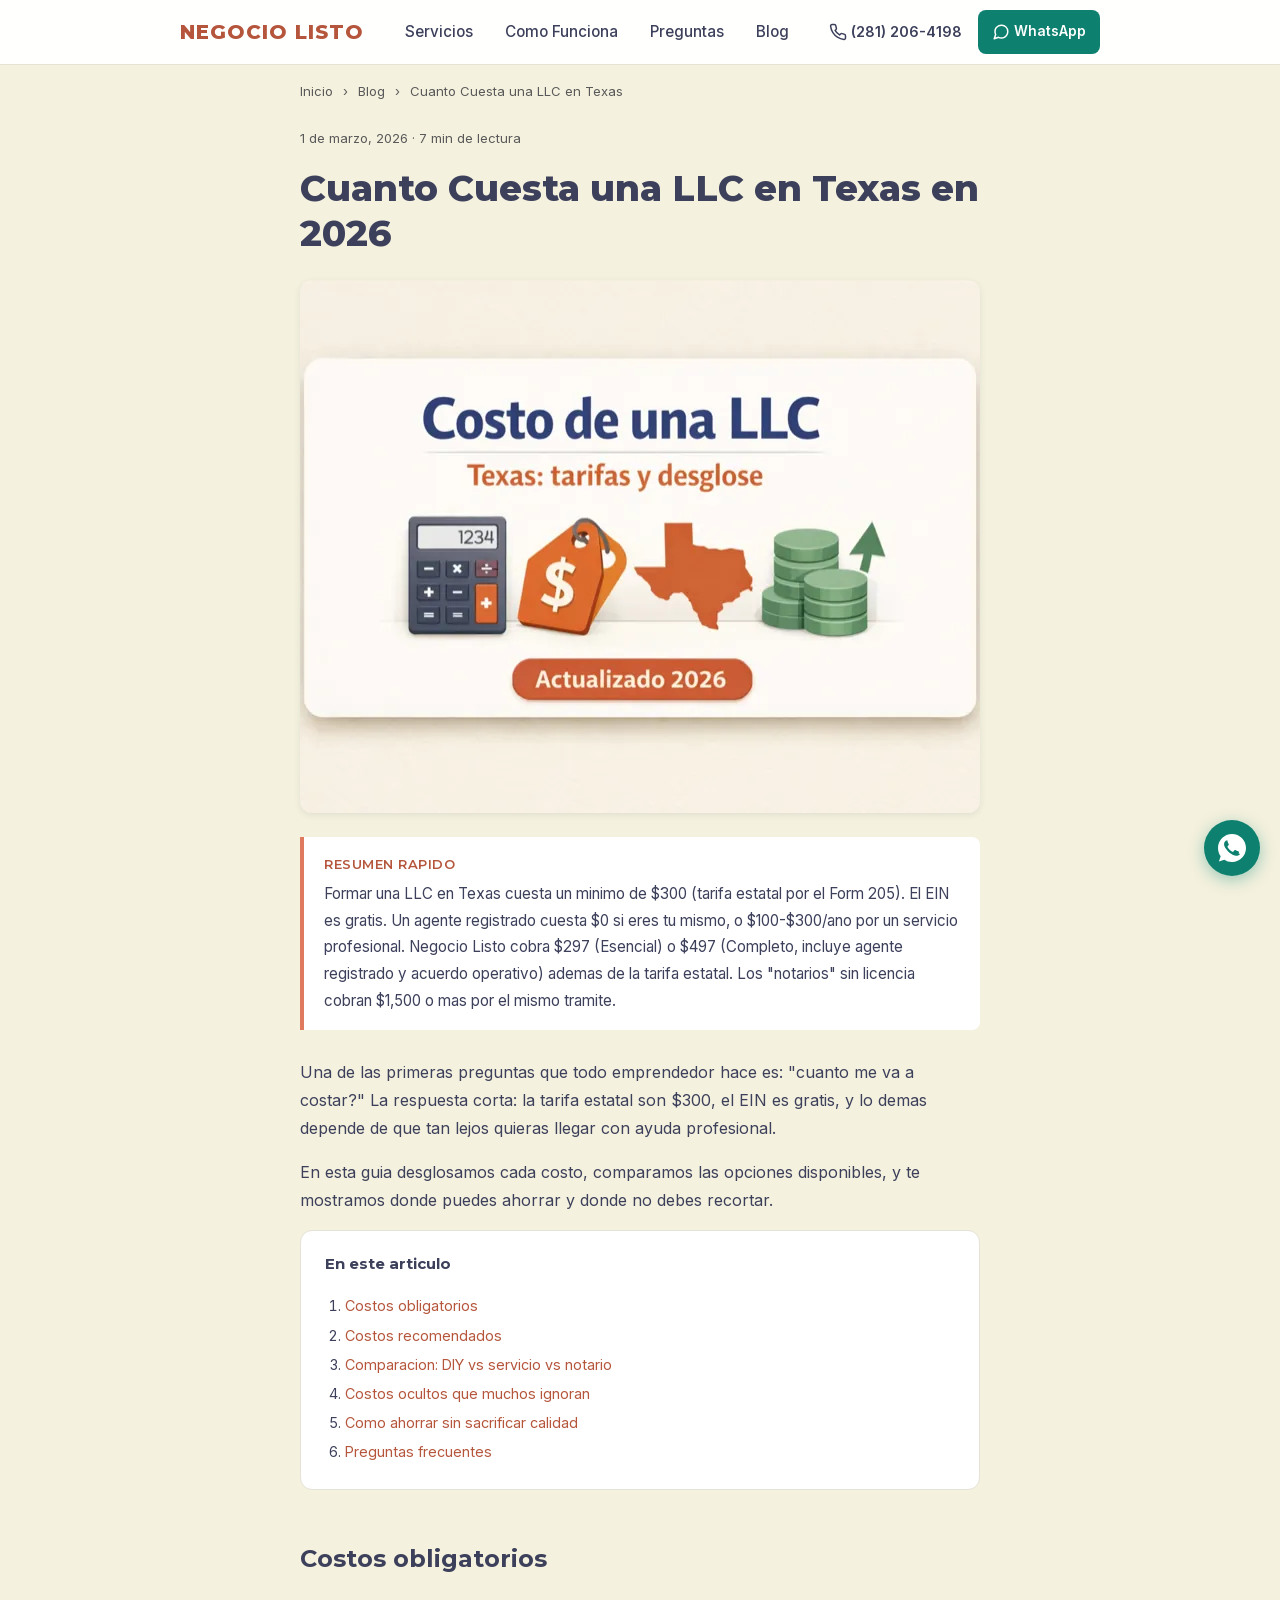
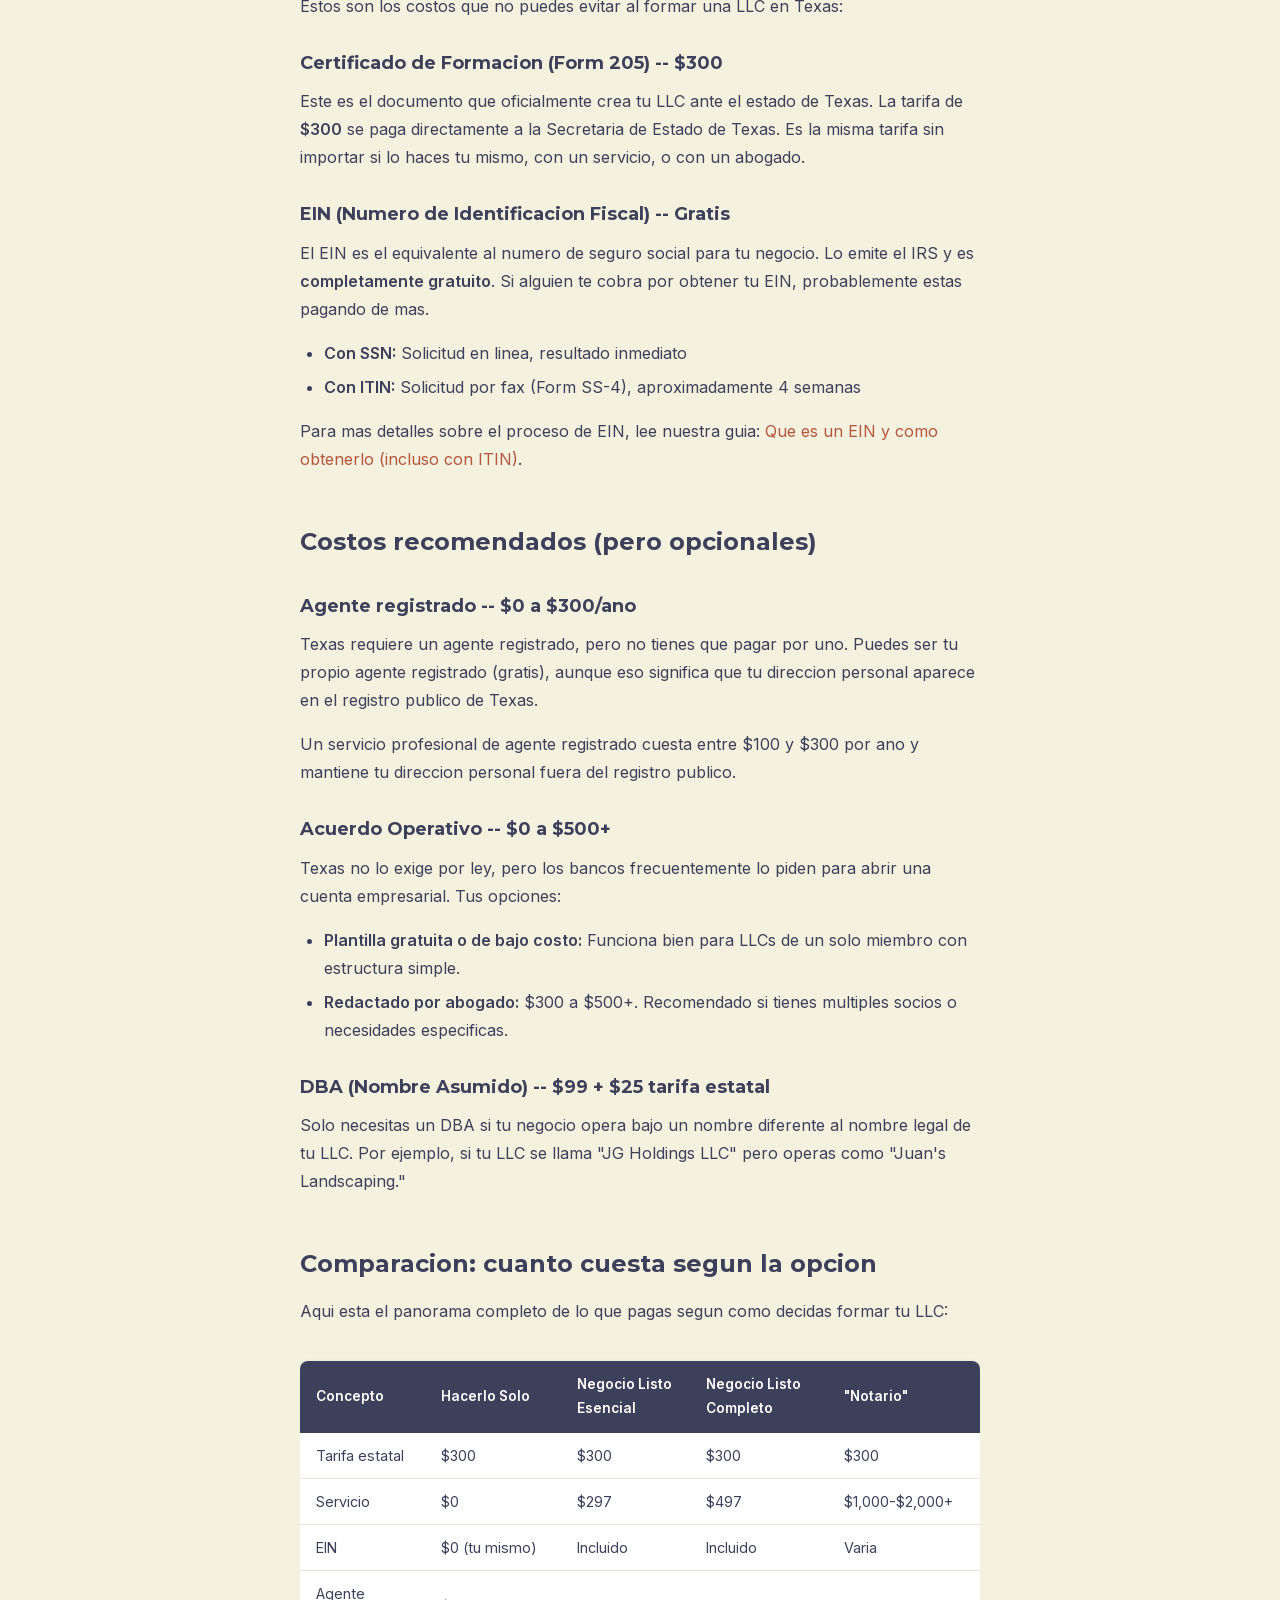
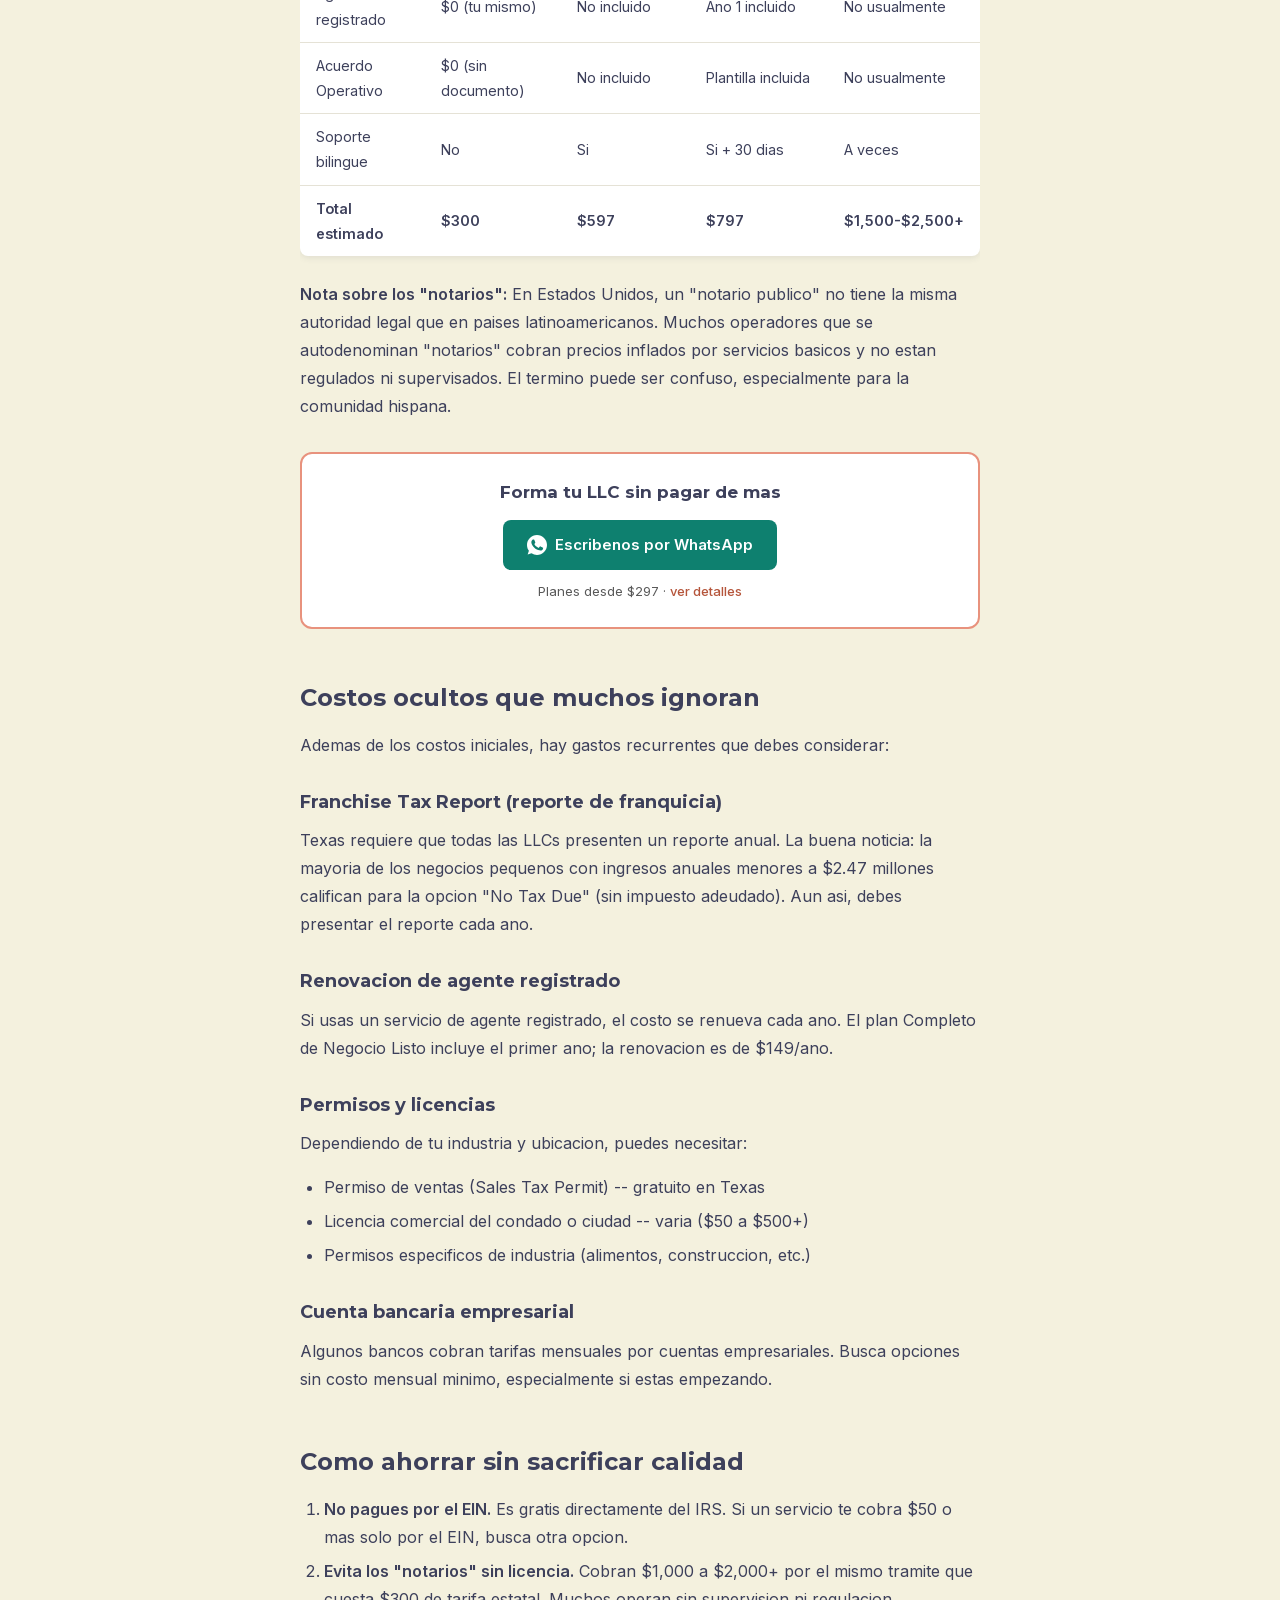
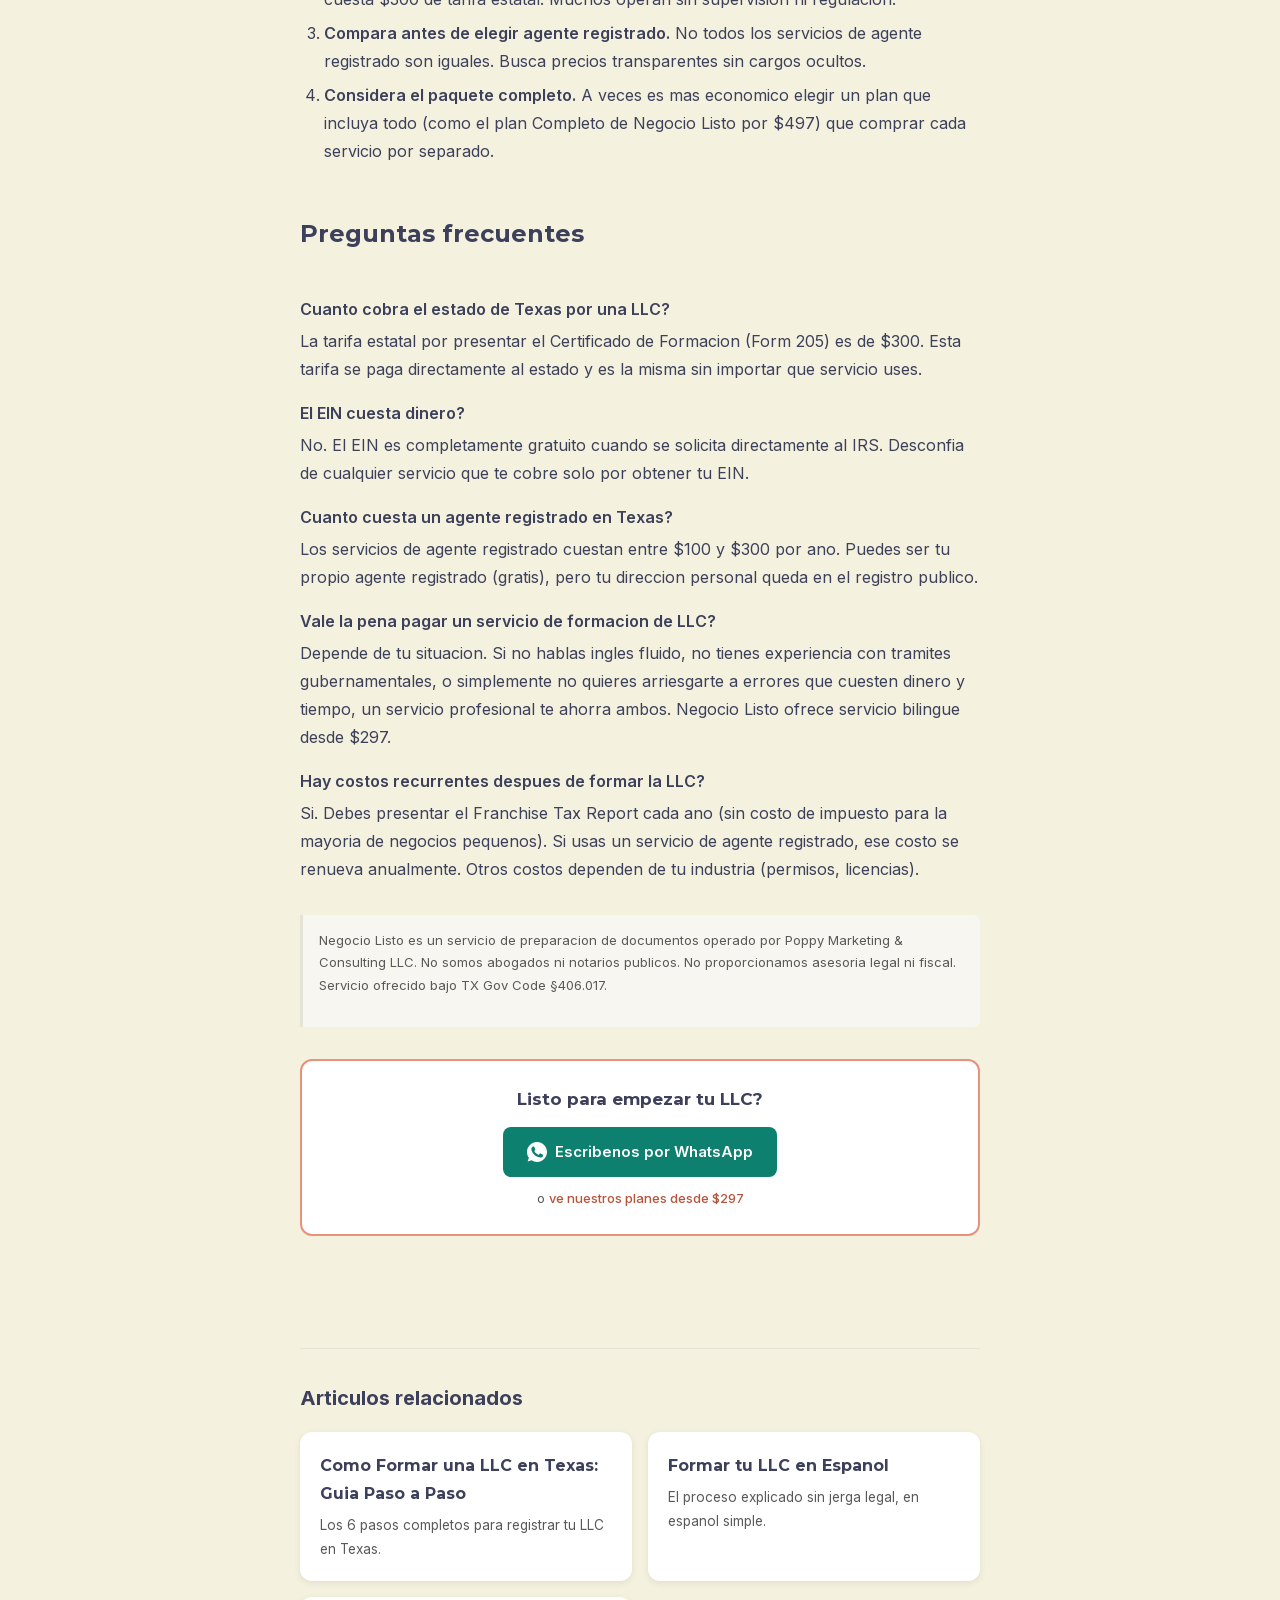
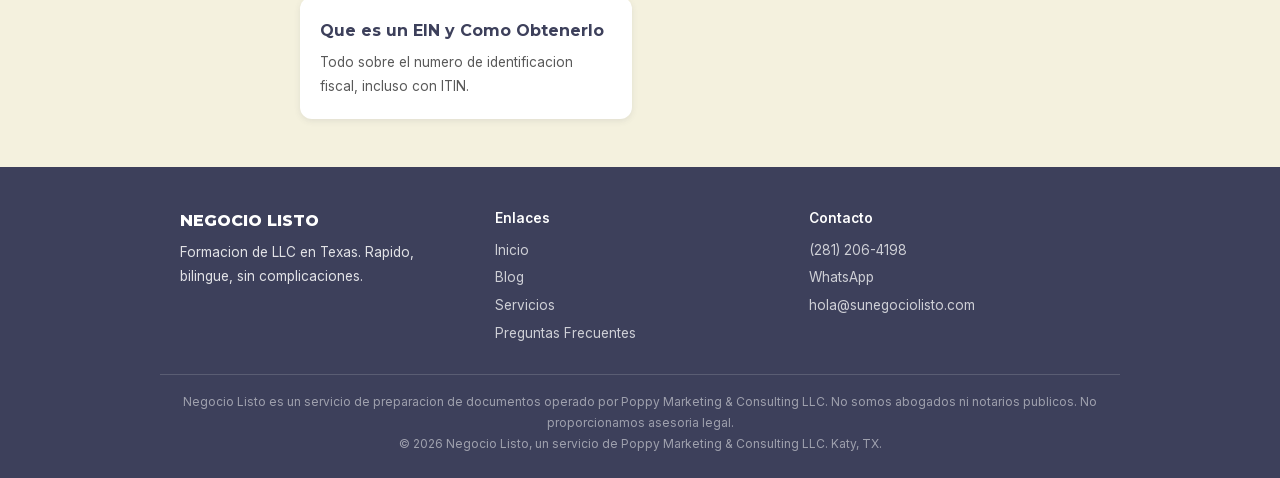
<file: blog/cuanto-cuesta-llc-en-texas.html>
<!DOCTYPE html>
<html lang="es">
<head>
    <!-- Google tag (gtag.js) -->
    <script async src="https://www.googletagmanager.com/gtag/js?id=G-SRQN5S9XG2"></script>
    <script>
      window.dataLayer = window.dataLayer || [];
      function gtag(){dataLayer.push(arguments);}
      gtag('js', new Date());
      gtag('config', 'G-SRQN5S9XG2');
      gtag('config', 'AW-17962571856');
    </script>
    <!-- Meta Pixel -->
    <script>
    !function(f,b,e,v,n,t,s){if(f.fbq)return;n=f.fbq=function(){n.callMethod?
    n.callMethod.apply(n,arguments):n.queue.push(arguments)};if(!f._fbq)f._fbq=n;
    n.push=n;n.loaded=!0;n.version='2.0';n.queue=[];t=b.createElement(e);t.async=!0;
    t.src=v;s=b.getElementsByTagName(e)[0];s.parentNode.insertBefore(t,s)}(window,
    document,'script','https://connect.facebook.net/en_US/fbevents.js');
    fbq('set', 'autoConfig', 'false', '4319991371651967');
    fbq('init', '4319991371651967');
    fbq('track', 'PageView');
    </script>
    <script>
    document.addEventListener('click',function(e){var a=e.target.closest('a');if(a&&(a.href.indexOf('wa.me')!==-1||a.href.indexOf('tel:')===0)){fbq('track','Lead')}});
    </script>
    <noscript><img height="1" width="1" style="display:none" alt="" src="https://www.facebook.com/tr?id=4319991371651967&ev=PageView&noscript=1"/></noscript>

    <meta charset="UTF-8">
    <meta name="viewport" content="width=device-width, initial-scale=1.0">
    <title>Cuanto Cuesta una LLC en Texas en 2026 | Negocio Listo</title>
    <meta name="description" content="Desglose completo de cuanto cuesta formar una LLC en Texas. Tarifa estatal $300, EIN gratis, y comparacion de servicios. Guia actualizada 2026 en espanol.">
    <meta name="robots" content="index, follow, max-snippet:-1, max-image-preview:large">
    <link rel="canonical" href="https://www.sunegociolisto.com/blog/cuanto-cuesta-llc-en-texas">

    <!-- OG -->
    <meta property="og:title" content="Cuanto Cuesta una LLC en Texas en 2026: Desglose Completo">
    <meta property="og:description" content="Todos los costos de formar una LLC en Texas: tarifa estatal, EIN, agente registrado, y comparacion entre opciones.">
    <meta property="og:url" content="https://www.sunegociolisto.com/blog/cuanto-cuesta-llc-en-texas">
    <meta property="og:type" content="article">
    <meta property="og:locale" content="es_US">
    <meta property="og:site_name" content="Negocio Listo">
    <meta property="og:image" content="https://www.sunegociolisto.com/images/blog/costo_llc_texas.png">
    <meta property="article:published_time" content="2026-03-01">

    <link rel="icon" type="image/svg+xml" href="/favicon.svg">
    <link rel="icon" type="image/png" href="/favicon.png">

    <link rel="preconnect" href="https://www.googletagmanager.com" crossorigin>
    <link rel="preconnect" href="https://connect.facebook.net" crossorigin>
    <link rel="preload" href="/fonts/montserrat-latin.woff2" as="font" type="font/woff2" crossorigin>
    <link rel="preload" href="/fonts/inter-latin.woff2" as="font" type="font/woff2" crossorigin>
    <link rel="stylesheet" href="/blog.css?v=20260306">

    <!-- Schema: Article + BreadcrumbList + FAQPage -->
    <script type="application/ld+json">
    [{
      "@context": "https://schema.org",
      "@type": "Article",
      "headline": "Cuanto Cuesta una LLC en Texas en 2026: Desglose Completo",
      "description": "Desglose de costos para formar una LLC en Texas, incluyendo tarifa estatal, EIN, agente registrado y comparacion de servicios.",
      "datePublished": "2026-03-01",
      "dateModified": "2026-03-01",
      "author": {"@type": "Organization", "name": "Negocio Listo"},
      "publisher": {"@type": "Organization", "name": "Negocio Listo", "url": "https://www.sunegociolisto.com", "logo": {"@type": "ImageObject", "url": "https://www.sunegociolisto.com/og-image.png"}},
      "mainEntityOfPage": "https://www.sunegociolisto.com/blog/cuanto-cuesta-llc-en-texas",
      "inLanguage": "es",
      "image": "https://www.sunegociolisto.com/images/blog/costo_llc_texas.png"
    },
    {
      "@context": "https://schema.org",
      "@type": "FAQPage",
      "mainEntity": [
        {"@type": "Question", "name": "Cuanto cobra el estado de Texas por una LLC?", "acceptedAnswer": {"@type": "Answer", "text": "La tarifa estatal por presentar el Certificado de Formacion (Form 205) es de $300. Esta tarifa se paga directamente al estado y es la misma sin importar que servicio uses."}},
        {"@type": "Question", "name": "El EIN cuesta dinero?", "acceptedAnswer": {"@type": "Answer", "text": "No. El EIN es completamente gratuito cuando se solicita directamente al IRS. Desconfia de cualquier servicio que te cobre por obtener tu EIN."}},
        {"@type": "Question", "name": "Cuanto cuesta un agente registrado en Texas?", "acceptedAnswer": {"@type": "Answer", "text": "Los servicios de agente registrado cuestan entre $100 y $300 por ano. Puedes ser tu propio agente registrado (gratis), pero tu direccion personal queda en el registro publico."}},
        {"@type": "Question", "name": "Vale la pena pagar un servicio de formacion de LLC?", "acceptedAnswer": {"@type": "Answer", "text": "Depende de tu situacion. Si no hablas ingles fluido, no tienes experiencia con tramites gubernamentales, o simplemente no quieres arriesgarte a cometer errores, un servicio profesional te ahorra tiempo y reduce el riesgo de rechazo."}}
      ]
    },
    {
      "@context": "https://schema.org",
      "@type": "BreadcrumbList",
      "itemListElement": [
        {"@type": "ListItem", "position": 1, "name": "Inicio", "item": "https://www.sunegociolisto.com/"},
        {"@type": "ListItem", "position": 2, "name": "Blog", "item": "https://www.sunegociolisto.com/blog/"},
        {"@type": "ListItem", "position": 3, "name": "Cuanto Cuesta una LLC en Texas en 2026"}
      ]
    }]
    </script>
</head>
<body>

    <header class="header" id="header">
        <div class="header-container">
            <a href="/" class="logo"><span class="logo-text">NEGOCIO LISTO</span></a>
            <nav class="nav-desktop">
                <a href="/#servicios">Servicios</a>
                <a href="/#como-funciona">Como Funciona</a>
                <a href="/#preguntas">Preguntas</a>
                <a href="/blog/">Blog</a>
            </nav>
            <div class="header-actions">
                <a href="tel:+12812064198" class="header-phone" aria-label="Llamar">
                    <svg class="icon-sm" width="18" height="18" viewBox="0 0 24 24" fill="none" stroke="currentColor" stroke-width="2" stroke-linecap="round" stroke-linejoin="round"><path d="M22 16.92v3a2 2 0 01-2.18 2 19.79 19.79 0 01-8.63-3.07 19.5 19.5 0 01-6-6 19.79 19.79 0 01-3.07-8.67A2 2 0 014.11 2h3a2 2 0 012 1.72c.127.96.361 1.903.7 2.81a2 2 0 01-.45 2.11L8.09 9.91a16 16 0 006 6l1.27-1.27a2 2 0 012.11-.45c.907.339 1.85.573 2.81.7A2 2 0 0122 16.92z"/></svg>
                    <span class="phone-text">(281) 206-4198</span>
                </a>
                <a href="https://wa.me/12814754458" class="btn-whatsapp-header" target="_blank" rel="noopener" aria-label="WhatsApp">
                    <svg class="icon-sm" width="18" height="18" viewBox="0 0 24 24" fill="none" stroke="currentColor" stroke-width="2" stroke-linecap="round" stroke-linejoin="round"><path d="M21 11.5a8.38 8.38 0 01-.9 3.8 8.5 8.5 0 01-7.6 4.7 8.38 8.38 0 01-3.8-.9L3 21l1.9-5.7a8.38 8.38 0 01-.9-3.8 8.5 8.5 0 014.7-7.6 8.38 8.38 0 013.8-.9h.5a8.48 8.48 0 018 8v.5z"/></svg>
                    <span class="wa-text">WhatsApp</span>
                </a>
                <button class="hamburger" id="hamburger" aria-label="Menu">
                    <svg width="24" height="24" viewBox="0 0 24 24" fill="none" stroke="currentColor" stroke-width="2" stroke-linecap="round" stroke-linejoin="round"><line x1="3" y1="12" x2="21" y2="12"/><line x1="3" y1="6" x2="21" y2="6"/><line x1="3" y1="18" x2="21" y2="18"/></svg>
                </button>
            </div>
        </div>
        <nav class="nav-mobile" id="navMobile">
            <a href="/#servicios">Servicios</a>
            <a href="/#como-funciona">Como Funciona</a>
            <a href="/#preguntas">Preguntas</a>
            <a href="/blog/">Blog</a>
            <div class="nav-mobile-contact">
                <a href="tel:+12812064198" class="nav-contact-link">
                    <svg class="icon-sm" width="18" height="18" viewBox="0 0 24 24" fill="none" stroke="currentColor" stroke-width="2" stroke-linecap="round" stroke-linejoin="round"><path d="M22 16.92v3a2 2 0 01-2.18 2 19.79 19.79 0 01-8.63-3.07 19.5 19.5 0 01-6-6 19.79 19.79 0 01-3.07-8.67A2 2 0 014.11 2h3a2 2 0 012 1.72c.127.96.361 1.903.7 2.81a2 2 0 01-.45 2.11L8.09 9.91a16 16 0 006 6l1.27-1.27a2 2 0 012.11-.45c.907.339 1.85.573 2.81.7A2 2 0 0122 16.92z"/></svg>
                    (281) 206-4198
                </a>
                <a href="https://wa.me/12814754458" class="nav-contact-link nav-contact-whatsapp" target="_blank" rel="noopener">
                    <svg class="icon-sm" width="18" height="18" viewBox="0 0 24 24" fill="none" stroke="currentColor" stroke-width="2" stroke-linecap="round" stroke-linejoin="round"><path d="M21 11.5a8.38 8.38 0 01-.9 3.8 8.5 8.5 0 01-7.6 4.7 8.38 8.38 0 01-3.8-.9L3 21l1.9-5.7a8.38 8.38 0 01-.9-3.8 8.5 8.5 0 014.7-7.6 8.38 8.38 0 013.8-.9h.5a8.48 8.48 0 018 8v.5z"/></svg>
                    WhatsApp
                </a>
            </div>
        </nav>
    </header>
    <script>document.getElementById('hamburger').addEventListener('click',function(e){e.stopPropagation();document.getElementById('navMobile').classList.toggle('open')});document.addEventListener('click',function(e){var n=document.getElementById('navMobile'),h=document.getElementById('hamburger');if(!n.contains(e.target)&&!h.contains(e.target))n.classList.remove('open')});window.addEventListener('scroll',function(){document.getElementById('header').classList.toggle('scrolled',window.scrollY>20)})</script>

    <main class="container">
        <nav class="breadcrumb">
            <a href="/">Inicio</a> <span>&rsaquo;</span> <a href="/blog/">Blog</a> <span>&rsaquo;</span> Cuanto Cuesta una LLC en Texas
        </nav>

        <article class="article">
            <p class="post-meta">1 de marzo, 2026 &middot; 7 min de lectura</p>
            <h1>Cuanto Cuesta una LLC en Texas en 2026</h1>

            <picture>
                <source srcset="/images/blog/costo_llc_texas.webp" type="image/webp">
                <img src="/images/blog/costo_llc_texas.png" alt="Desglose de costos para formar una LLC en Texas: calculadora, etiqueta de precio, mapa de Texas y monedas con datos actualizados 2026" class="article-hero" width="800" height="533" loading="eager">
            </picture>

            <div class="tldr">
                <strong>Resumen rapido</strong>
                <p>Formar una LLC en Texas cuesta un minimo de $300 (tarifa estatal por el Form 205). El EIN es gratis. Un agente registrado cuesta $0 si eres tu mismo, o $100-$300/ano por un servicio profesional. Negocio Listo cobra $297 (Esencial) o $497 (Completo, incluye agente registrado y acuerdo operativo) ademas de la tarifa estatal. Los "notarios" sin licencia cobran $1,500 o mas por el mismo tramite.</p>
            </div>

            <p>Una de las primeras preguntas que todo emprendedor hace es: "cuanto me va a costar?" La respuesta corta: la tarifa estatal son $300, el EIN es gratis, y lo demas depende de que tan lejos quieras llegar con ayuda profesional.</p>

            <p>En esta guia desglosamos cada costo, comparamos las opciones disponibles, y te mostramos donde puedes ahorrar y donde no debes recortar.</p>

            <div class="toc">
                <p class="toc-title">En este articulo</p>
                <ol>
                    <li><a href="#costos-obligatorios">Costos obligatorios</a></li>
                    <li><a href="#costos-recomendados">Costos recomendados</a></li>
                    <li><a href="#comparacion">Comparacion: DIY vs servicio vs notario</a></li>
                    <li><a href="#costos-ocultos">Costos ocultos que muchos ignoran</a></li>
                    <li><a href="#como-ahorrar">Como ahorrar sin sacrificar calidad</a></li>
                    <li><a href="#faq">Preguntas frecuentes</a></li>
                </ol>
            </div>

            <h2 id="costos-obligatorios">Costos obligatorios</h2>

            <p>Estos son los costos que no puedes evitar al formar una LLC en Texas:</p>

            <h3>Certificado de Formacion (Form 205) -- $300</h3>

            <p>Este es el documento que oficialmente crea tu LLC ante el estado de Texas. La tarifa de <strong>$300</strong> se paga directamente a la Secretaria de Estado de Texas. Es la misma tarifa sin importar si lo haces tu mismo, con un servicio, o con un abogado.</p>

            <h3>EIN (Numero de Identificacion Fiscal) -- Gratis</h3>

            <p>El EIN es el equivalente al numero de seguro social para tu negocio. Lo emite el IRS y es <strong>completamente gratuito</strong>. Si alguien te cobra por obtener tu EIN, probablemente estas pagando de mas.</p>

            <ul>
                <li><strong>Con SSN:</strong> Solicitud en linea, resultado inmediato</li>
                <li><strong>Con ITIN:</strong> Solicitud por fax (Form SS-4), aproximadamente 4 semanas</li>
            </ul>

            <p>Para mas detalles sobre el proceso de EIN, lee nuestra guia: <a href="/blog/que-es-ein-como-obtenerlo-itin">Que es un EIN y como obtenerlo (incluso con ITIN)</a>.</p>

            <h2 id="costos-recomendados">Costos recomendados (pero opcionales)</h2>

            <h3>Agente registrado -- $0 a $300/ano</h3>

            <p>Texas requiere un agente registrado, pero no tienes que pagar por uno. Puedes ser tu propio agente registrado (gratis), aunque eso significa que tu direccion personal aparece en el registro publico de Texas.</p>

            <p>Un servicio profesional de agente registrado cuesta entre $100 y $300 por ano y mantiene tu direccion personal fuera del registro publico.</p>

            <h3>Acuerdo Operativo -- $0 a $500+</h3>

            <p>Texas no lo exige por ley, pero los bancos frecuentemente lo piden para abrir una cuenta empresarial. Tus opciones:</p>

            <ul>
                <li><strong>Plantilla gratuita o de bajo costo:</strong> Funciona bien para LLCs de un solo miembro con estructura simple.</li>
                <li><strong>Redactado por abogado:</strong> $300 a $500+. Recomendado si tienes multiples socios o necesidades especificas.</li>
            </ul>

            <h3>DBA (Nombre Asumido) -- $99 + $25 tarifa estatal</h3>

            <p>Solo necesitas un DBA si tu negocio opera bajo un nombre diferente al nombre legal de tu LLC. Por ejemplo, si tu LLC se llama "JG Holdings LLC" pero operas como "Juan's Landscaping."</p>

            <h2 id="comparacion">Comparacion: cuanto cuesta segun la opcion</h2>

            <p>Aqui esta el panorama completo de lo que pagas segun como decidas formar tu LLC:</p>

            <div class="table-wrap">
                <table>
                    <thead>
                        <tr>
                            <th>Concepto</th>
                            <th>Hacerlo Solo</th>
                            <th>Negocio Listo Esencial</th>
                            <th>Negocio Listo Completo</th>
                            <th>"Notario"</th>
                        </tr>
                    </thead>
                    <tbody>
                        <tr>
                            <td>Tarifa estatal</td>
                            <td>$300</td>
                            <td>$300</td>
                            <td>$300</td>
                            <td>$300</td>
                        </tr>
                        <tr>
                            <td>Servicio</td>
                            <td>$0</td>
                            <td>$297</td>
                            <td>$497</td>
                            <td>$1,000-$2,000+</td>
                        </tr>
                        <tr>
                            <td>EIN</td>
                            <td>$0 (tu mismo)</td>
                            <td>Incluido</td>
                            <td>Incluido</td>
                            <td>Varia</td>
                        </tr>
                        <tr>
                            <td>Agente registrado</td>
                            <td>$0 (tu mismo)</td>
                            <td>No incluido</td>
                            <td>Ano 1 incluido</td>
                            <td>No usualmente</td>
                        </tr>
                        <tr>
                            <td>Acuerdo Operativo</td>
                            <td>$0 (sin documento)</td>
                            <td>No incluido</td>
                            <td>Plantilla incluida</td>
                            <td>No usualmente</td>
                        </tr>
                        <tr>
                            <td>Soporte bilingue</td>
                            <td>No</td>
                            <td>Si</td>
                            <td>Si + 30 dias</td>
                            <td>A veces</td>
                        </tr>
                        <tr>
                            <td><strong>Total estimado</strong></td>
                            <td><strong>$300</strong></td>
                            <td><strong>$597</strong></td>
                            <td><strong>$797</strong></td>
                            <td><strong>$1,500-$2,500+</strong></td>
                        </tr>
                    </tbody>
                </table>
            </div>

            <p><strong>Nota sobre los "notarios":</strong> En Estados Unidos, un "notario publico" no tiene la misma autoridad legal que en paises latinoamericanos. Muchos operadores que se autodenominan "notarios" cobran precios inflados por servicios basicos y no estan regulados ni supervisados. El termino puede ser confuso, especialmente para la comunidad hispana.</p>

            <div class="cta-box">
                <p>Forma tu LLC sin pagar de mas</p>
                <a href="https://wa.me/12814754458" class="btn-wa" target="_blank" rel="noopener">
                    <svg viewBox="0 0 24 24" width="20" height="20" fill="white"><path d="M12.004 0C5.376 0 0 5.382 0 12.003c0 2.626.846 5.058 2.284 7.034L.79 23.468l4.588-1.468A11.947 11.947 0 0012.004 24C18.627 24 24 18.618 24 12.003S18.627 0 12.004 0zm7.013 16.961c-.293.825-1.712 1.528-2.361 1.6-.596.066-1.346.093-2.172-.136a19.87 19.87 0 01-1.967-.728c-3.46-1.497-5.72-5.015-5.895-5.247-.174-.233-1.419-1.889-1.419-3.602s.897-2.556 1.217-2.906c.32-.35.696-.437.928-.437.232 0 .463.002.666.012.214.01.501-.081.784.599.293.699.991 2.421 1.079 2.595.087.174.145.378.029.609-.116.232-.174.378-.348.582-.174.206-.366.458-.522.615-.174.174-.356.363-.153.712.203.348.9 1.485 1.932 2.405 1.326 1.182 2.444 1.548 2.792 1.722.348.174.552.145.754-.087.203-.232.869-1.013 1.1-1.362.232-.35.463-.291.783-.174.319.116 2.03.957 2.378 1.131.348.174.58.261.666.406.087.145.087.846-.206 1.671z"/></svg>
                    Escribenos por WhatsApp
                </a>
                <span class="cta-secondary">Planes desde $297 &middot; <a href="/#servicios">ver detalles</a></span>
            </div>

            <h2 id="costos-ocultos">Costos ocultos que muchos ignoran</h2>

            <p>Ademas de los costos iniciales, hay gastos recurrentes que debes considerar:</p>

            <h3>Franchise Tax Report (reporte de franquicia)</h3>

            <p>Texas requiere que todas las LLCs presenten un reporte anual. La buena noticia: la mayoria de los negocios pequenos con ingresos anuales menores a $2.47 millones califican para la opcion "No Tax Due" (sin impuesto adeudado). Aun asi, debes presentar el reporte cada ano.</p>

            <h3>Renovacion de agente registrado</h3>

            <p>Si usas un servicio de agente registrado, el costo se renueva cada ano. El plan Completo de Negocio Listo incluye el primer ano; la renovacion es de $149/ano.</p>

            <h3>Permisos y licencias</h3>

            <p>Dependiendo de tu industria y ubicacion, puedes necesitar:</p>

            <ul>
                <li>Permiso de ventas (Sales Tax Permit) -- gratuito en Texas</li>
                <li>Licencia comercial del condado o ciudad -- varia ($50 a $500+)</li>
                <li>Permisos especificos de industria (alimentos, construccion, etc.)</li>
            </ul>

            <h3>Cuenta bancaria empresarial</h3>

            <p>Algunos bancos cobran tarifas mensuales por cuentas empresariales. Busca opciones sin costo mensual minimo, especialmente si estas empezando.</p>

            <h2 id="como-ahorrar">Como ahorrar sin sacrificar calidad</h2>

            <ol>
                <li><strong>No pagues por el EIN.</strong> Es gratis directamente del IRS. Si un servicio te cobra $50 o mas solo por el EIN, busca otra opcion.</li>
                <li><strong>Evita los "notarios" sin licencia.</strong> Cobran $1,000 a $2,000+ por el mismo tramite que cuesta $300 de tarifa estatal. Muchos operan sin supervision ni regulacion.</li>
                <li><strong>Compara antes de elegir agente registrado.</strong> No todos los servicios de agente registrado son iguales. Busca precios transparentes sin cargos ocultos.</li>
                <li><strong>Considera el paquete completo.</strong> A veces es mas economico elegir un plan que incluya todo (como el plan Completo de Negocio Listo por $497) que comprar cada servicio por separado.</li>
            </ol>

            <h2 id="faq">Preguntas frecuentes</h2>

            <dl class="faq-section">
                <div class="faq-item">
                    <dt>Cuanto cobra el estado de Texas por una LLC?</dt>
                    <dd>La tarifa estatal por presentar el Certificado de Formacion (Form 205) es de $300. Esta tarifa se paga directamente al estado y es la misma sin importar que servicio uses.</dd>
                </div>
                <div class="faq-item">
                    <dt>El EIN cuesta dinero?</dt>
                    <dd>No. El EIN es completamente gratuito cuando se solicita directamente al IRS. Desconfia de cualquier servicio que te cobre solo por obtener tu EIN.</dd>
                </div>
                <div class="faq-item">
                    <dt>Cuanto cuesta un agente registrado en Texas?</dt>
                    <dd>Los servicios de agente registrado cuestan entre $100 y $300 por ano. Puedes ser tu propio agente registrado (gratis), pero tu direccion personal queda en el registro publico.</dd>
                </div>
                <div class="faq-item">
                    <dt>Vale la pena pagar un servicio de formacion de LLC?</dt>
                    <dd>Depende de tu situacion. Si no hablas ingles fluido, no tienes experiencia con tramites gubernamentales, o simplemente no quieres arriesgarte a errores que cuesten dinero y tiempo, un servicio profesional te ahorra ambos. Negocio Listo ofrece servicio bilingue desde $297.</dd>
                </div>
                <div class="faq-item">
                    <dt>Hay costos recurrentes despues de formar la LLC?</dt>
                    <dd>Si. Debes presentar el Franchise Tax Report cada ano (sin costo de impuesto para la mayoria de negocios pequenos). Si usas un servicio de agente registrado, ese costo se renueva anualmente. Otros costos dependen de tu industria (permisos, licencias).</dd>
                </div>
            </dl>

            <div class="legal-disclaimer">
                <p>Negocio Listo es un servicio de preparacion de documentos operado por Poppy Marketing & Consulting LLC. No somos abogados ni notarios publicos. No proporcionamos asesoria legal ni fiscal. Servicio ofrecido bajo TX Gov Code &sect;406.017.</p>
            </div>

            <div class="cta-box">
                <p>Listo para empezar tu LLC?</p>
                <a href="https://wa.me/12814754458" class="btn-wa" target="_blank" rel="noopener">
                    <svg viewBox="0 0 24 24" width="20" height="20" fill="white"><path d="M12.004 0C5.376 0 0 5.382 0 12.003c0 2.626.846 5.058 2.284 7.034L.79 23.468l4.588-1.468A11.947 11.947 0 0012.004 24C18.627 24 24 18.618 24 12.003S18.627 0 12.004 0zm7.013 16.961c-.293.825-1.712 1.528-2.361 1.6-.596.066-1.346.093-2.172-.136a19.87 19.87 0 01-1.967-.728c-3.46-1.497-5.72-5.015-5.895-5.247-.174-.233-1.419-1.889-1.419-3.602s.897-2.556 1.217-2.906c.32-.35.696-.437.928-.437.232 0 .463.002.666.012.214.01.501-.081.784.599.293.699.991 2.421 1.079 2.595.087.174.145.378.029.609-.116.232-.174.378-.348.582-.174.206-.366.458-.522.615-.174.174-.356.363-.153.712.203.348.9 1.485 1.932 2.405 1.326 1.182 2.444 1.548 2.792 1.722.348.174.552.145.754-.087.203-.232.869-1.013 1.1-1.362.232-.35.463-.291.783-.174.319.116 2.03.957 2.378 1.131.348.174.58.261.666.406.087.145.087.846-.206 1.671z"/></svg>
                    Escribenos por WhatsApp
                </a>
                <span class="cta-secondary">o <a href="/#servicios">ve nuestros planes desde $297</a></span>
            </div>

        </article>

        <section class="related-posts">
            <h2>Articulos relacionados</h2>
            <div class="related-grid">
                <a href="/blog/como-formar-llc-en-texas" class="related-card">
                    <h3>Como Formar una LLC en Texas: Guia Paso a Paso</h3>
                    <p>Los 6 pasos completos para registrar tu LLC en Texas.</p>
                </a>
                <a href="/blog/llc-en-espanol-texas" class="related-card">
                    <h3>Formar tu LLC en Espanol</h3>
                    <p>El proceso explicado sin jerga legal, en espanol simple.</p>
                </a>
                <a href="/blog/que-es-ein-como-obtenerlo-itin" class="related-card">
                    <h3>Que es un EIN y Como Obtenerlo</h3>
                    <p>Todo sobre el numero de identificacion fiscal, incluso con ITIN.</p>
                </a>
            </div>
        </section>
    </main>

    <footer class="blog-footer">
        <div class="footer-grid">
            <div>
                <p class="footer-logo">NEGOCIO LISTO</p>
                <p>Formacion de LLC en Texas. Rapido, bilingue, sin complicaciones.</p>
            </div>
            <div>
                <h4>Enlaces</h4>
                <ul>
                    <li><a href="/">Inicio</a></li>
                    <li><a href="/blog/">Blog</a></li>
                    <li><a href="/#servicios">Servicios</a></li>
                    <li><a href="/#preguntas">Preguntas Frecuentes</a></li>
                </ul>
            </div>
            <div>
                <h4>Contacto</h4>
                <ul>
                    <li><a href="tel:+12812064198">(281) 206-4198</a></li>
                    <li><a href="https://wa.me/12814754458" target="_blank" rel="noopener">WhatsApp</a></li>
                    <li><a href="mailto:hola@sunegociolisto.com">hola@sunegociolisto.com</a></li>
                </ul>
            </div>
        </div>
        <div class="footer-disclaimer">
            <p>Negocio Listo es un servicio de preparacion de documentos operado por Poppy Marketing & Consulting LLC. No somos abogados ni notarios publicos. No proporcionamos asesoria legal.</p>
            <p>&copy; 2026 Negocio Listo, un servicio de Poppy Marketing & Consulting LLC. Katy, TX.</p>
        </div>
    </footer>

    <a href="https://wa.me/12814754458" class="whatsapp-float" target="_blank" rel="noopener" aria-label="Chat en WhatsApp">
        <svg viewBox="0 0 32 32" width="28" height="28" fill="white"><path d="M16.004 0h-.008C7.174 0 0 7.176 0 16.004c0 3.502 1.128 6.744 3.046 9.378L1.054 31.29l6.118-1.958a15.907 15.907 0 008.832 2.672C24.826 32 32 24.826 32 16.004S24.826 0 16.004 0zm9.35 22.614c-.39 1.1-2.282 2.038-3.148 2.134-.794.088-1.794.124-2.896-.182a26.494 26.494 0 01-2.622-.97c-4.614-1.996-7.628-6.686-7.86-6.996-.232-.31-1.892-2.518-1.892-4.802s1.196-3.408 1.622-3.874c.426-.466.928-.582 1.236-.582.31 0 .618.002.888.016.286.014.668-.108.1046.798.39.932 1.322 3.228 1.438 3.46.116.232.194.504.038.812-.154.31-.232.504-.464.776-.232.274-.488.61-.696.82-.232.232-.474.484-.204.95.27.464 1.2 1.98 2.576 3.206 1.768 1.576 3.258 2.064 3.722 2.296.464.232.736.194.1006-.116.27-.31 1.158-1.35 1.466-1.816.31-.466.618-.388 1.044-.232.426.154 2.706 1.276 3.17 1.508.464.232.774.348.888.542.116.194.116 1.128-.274 2.228z"/></svg>
    </a>

</body>
</html>
</file>
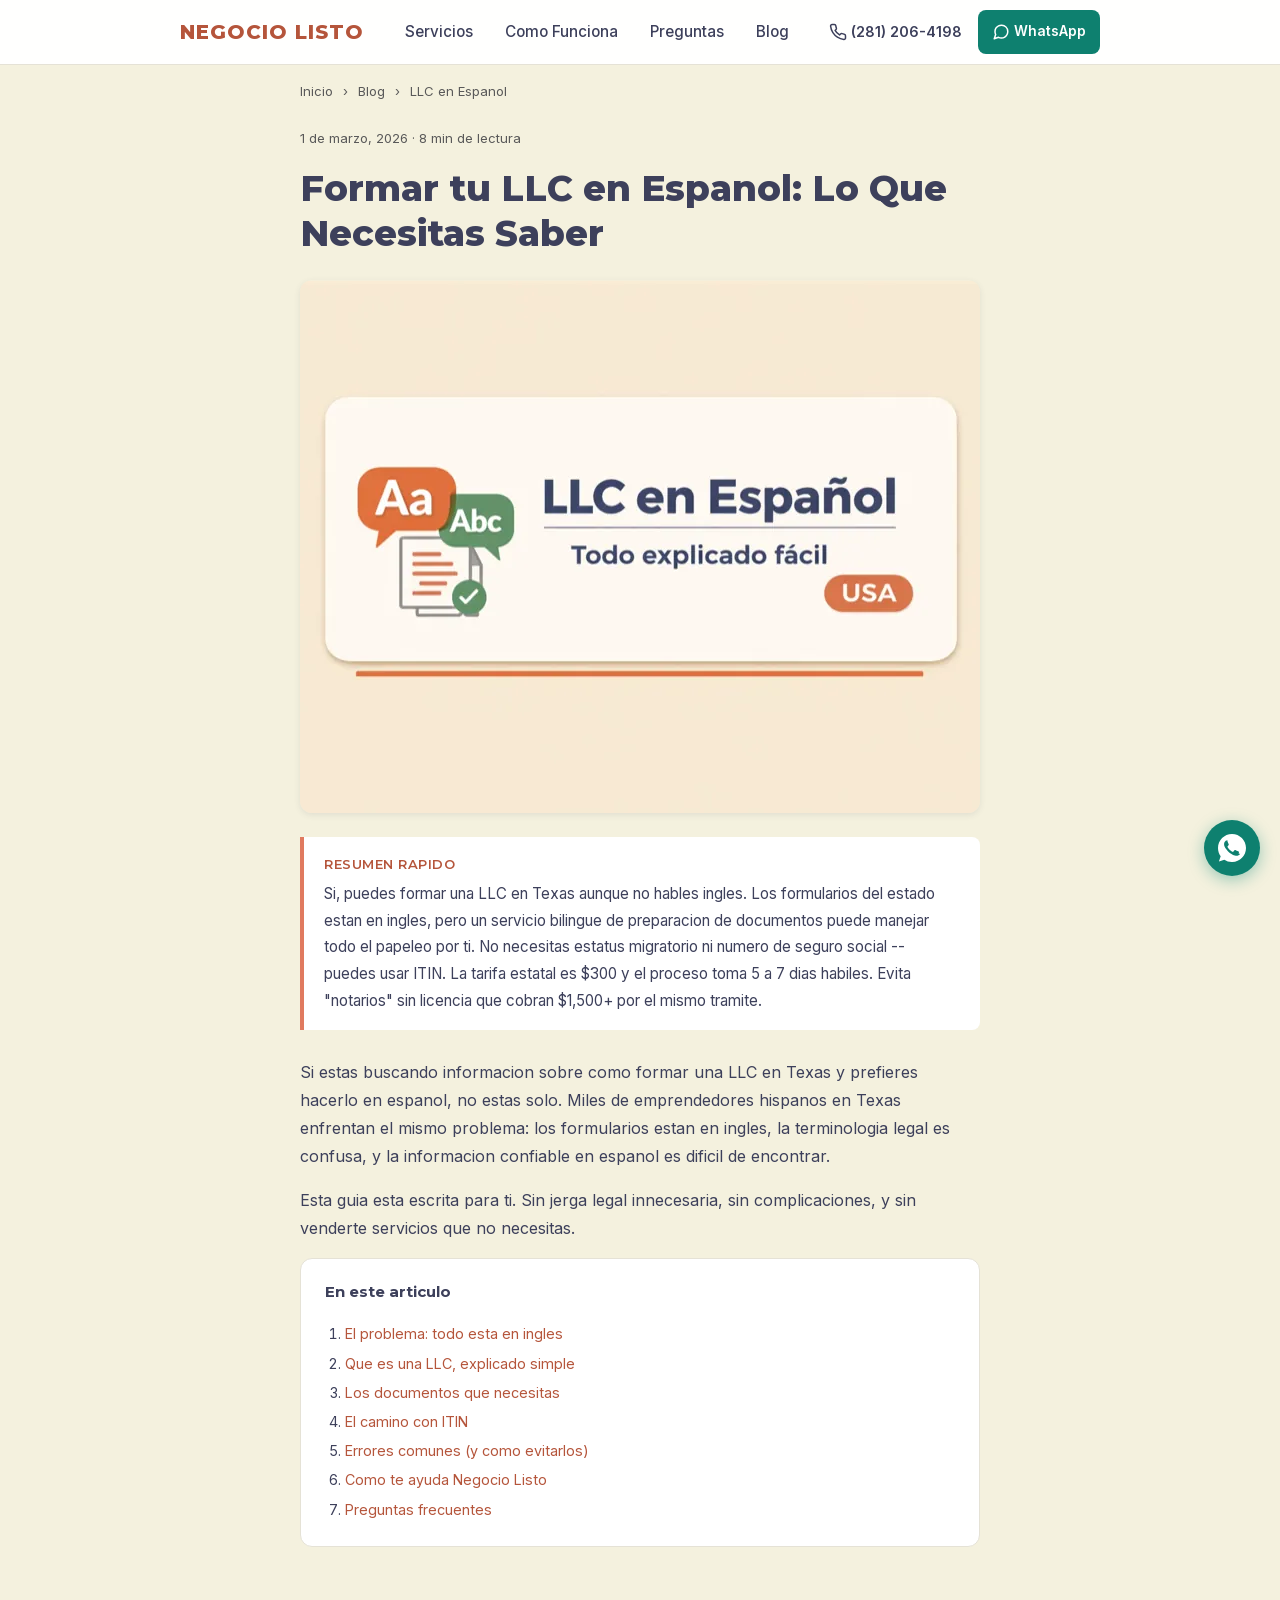
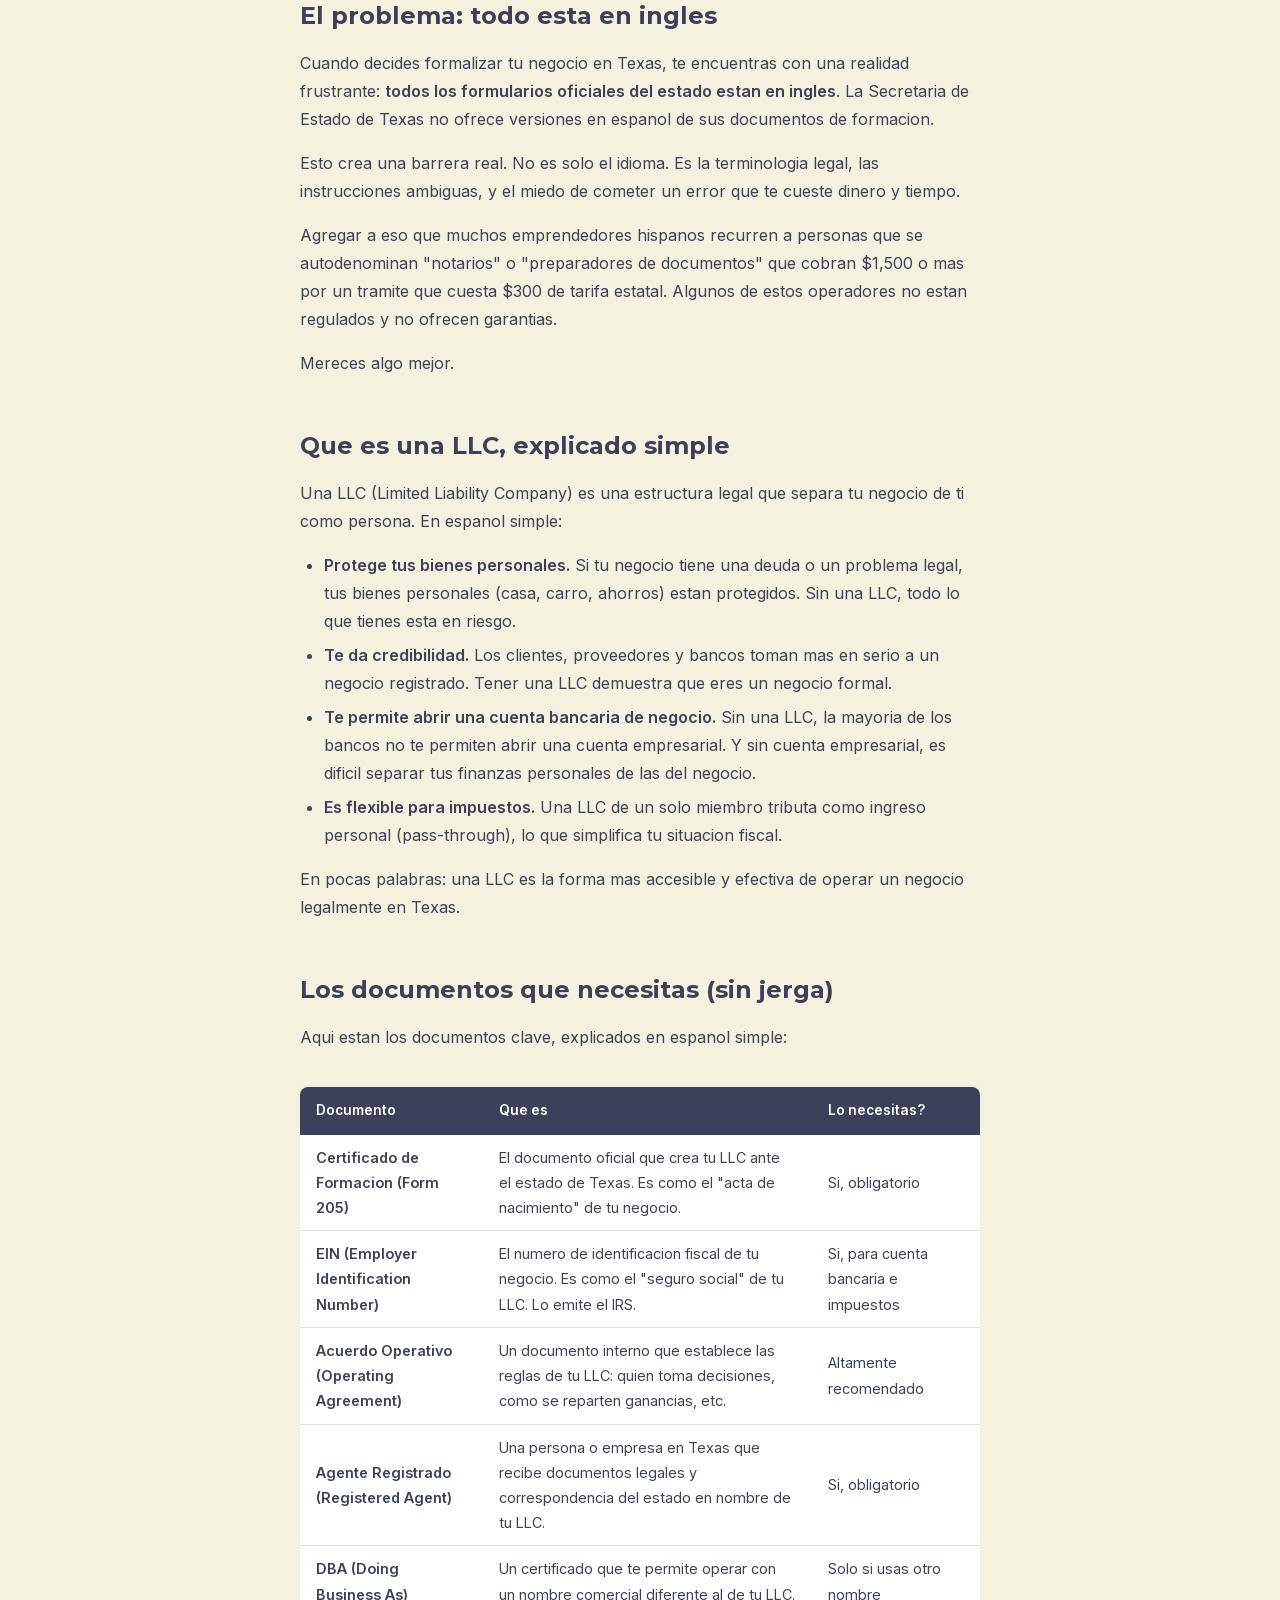
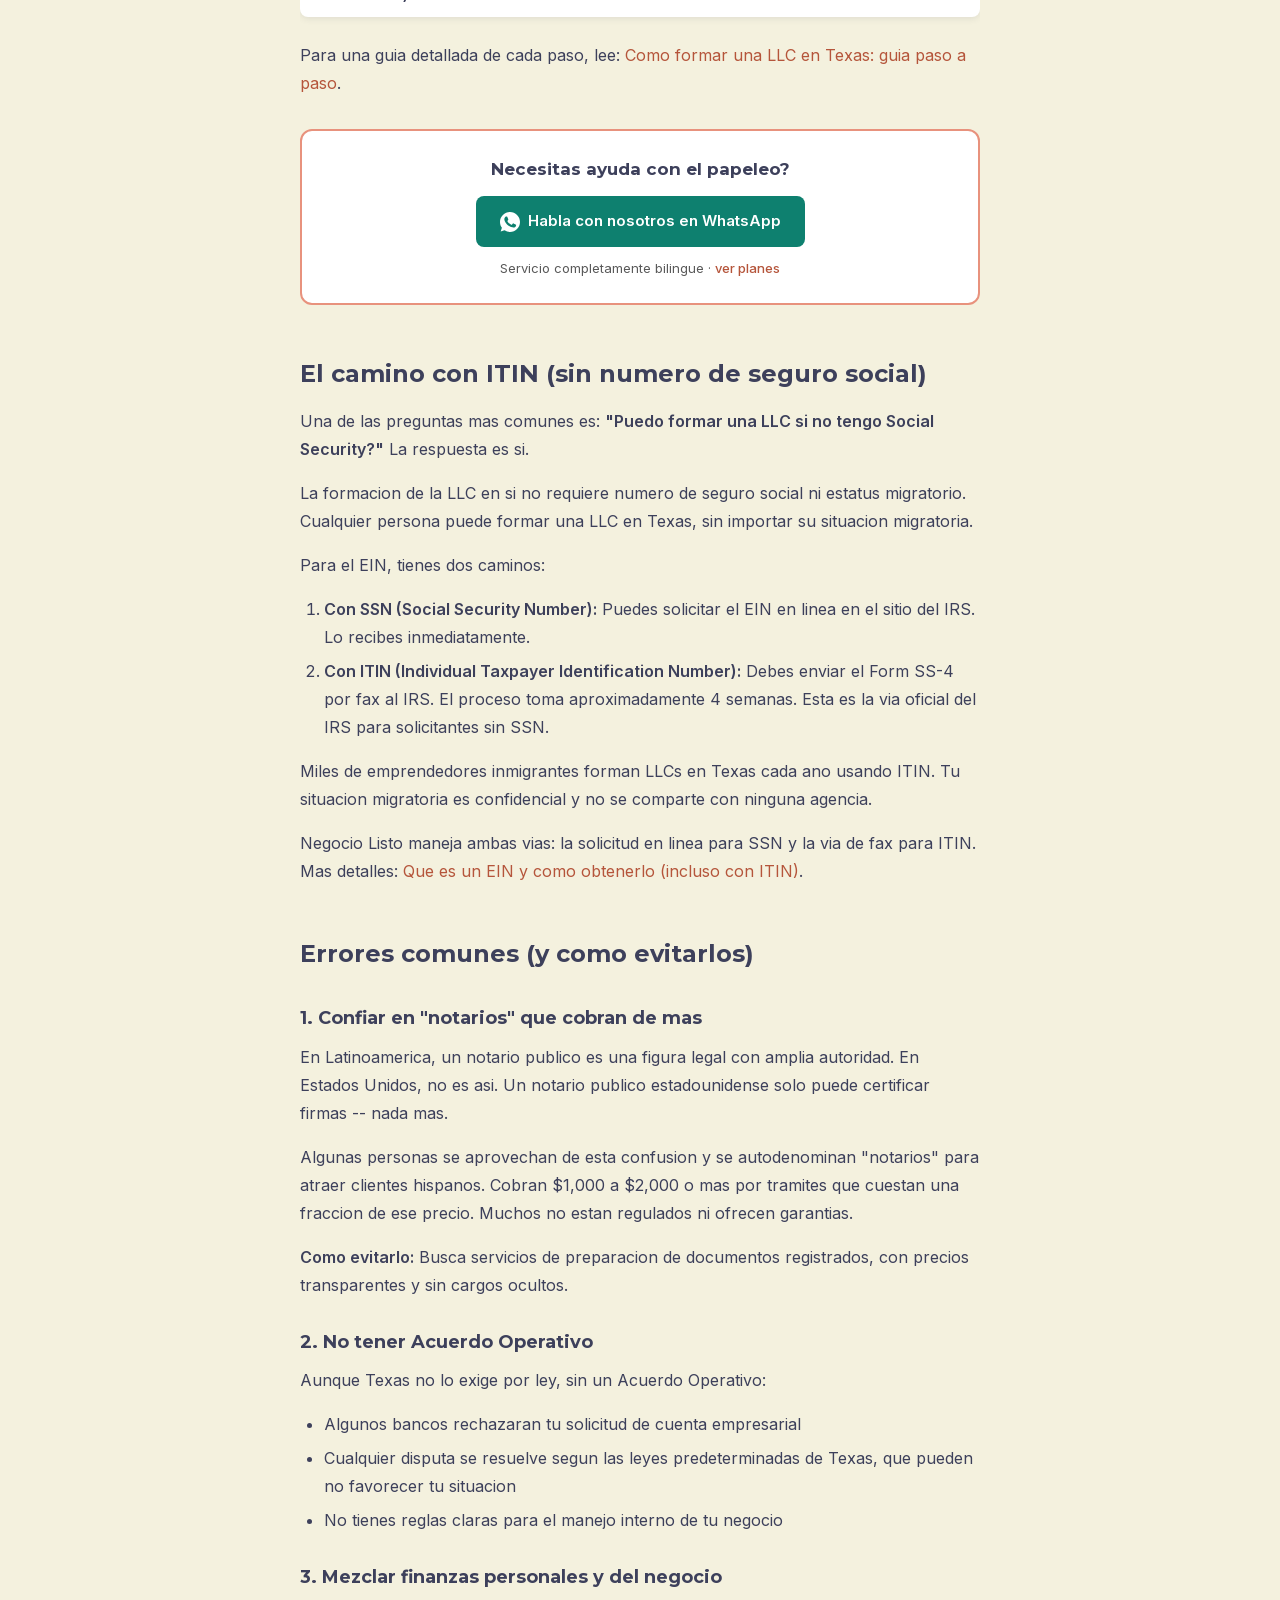
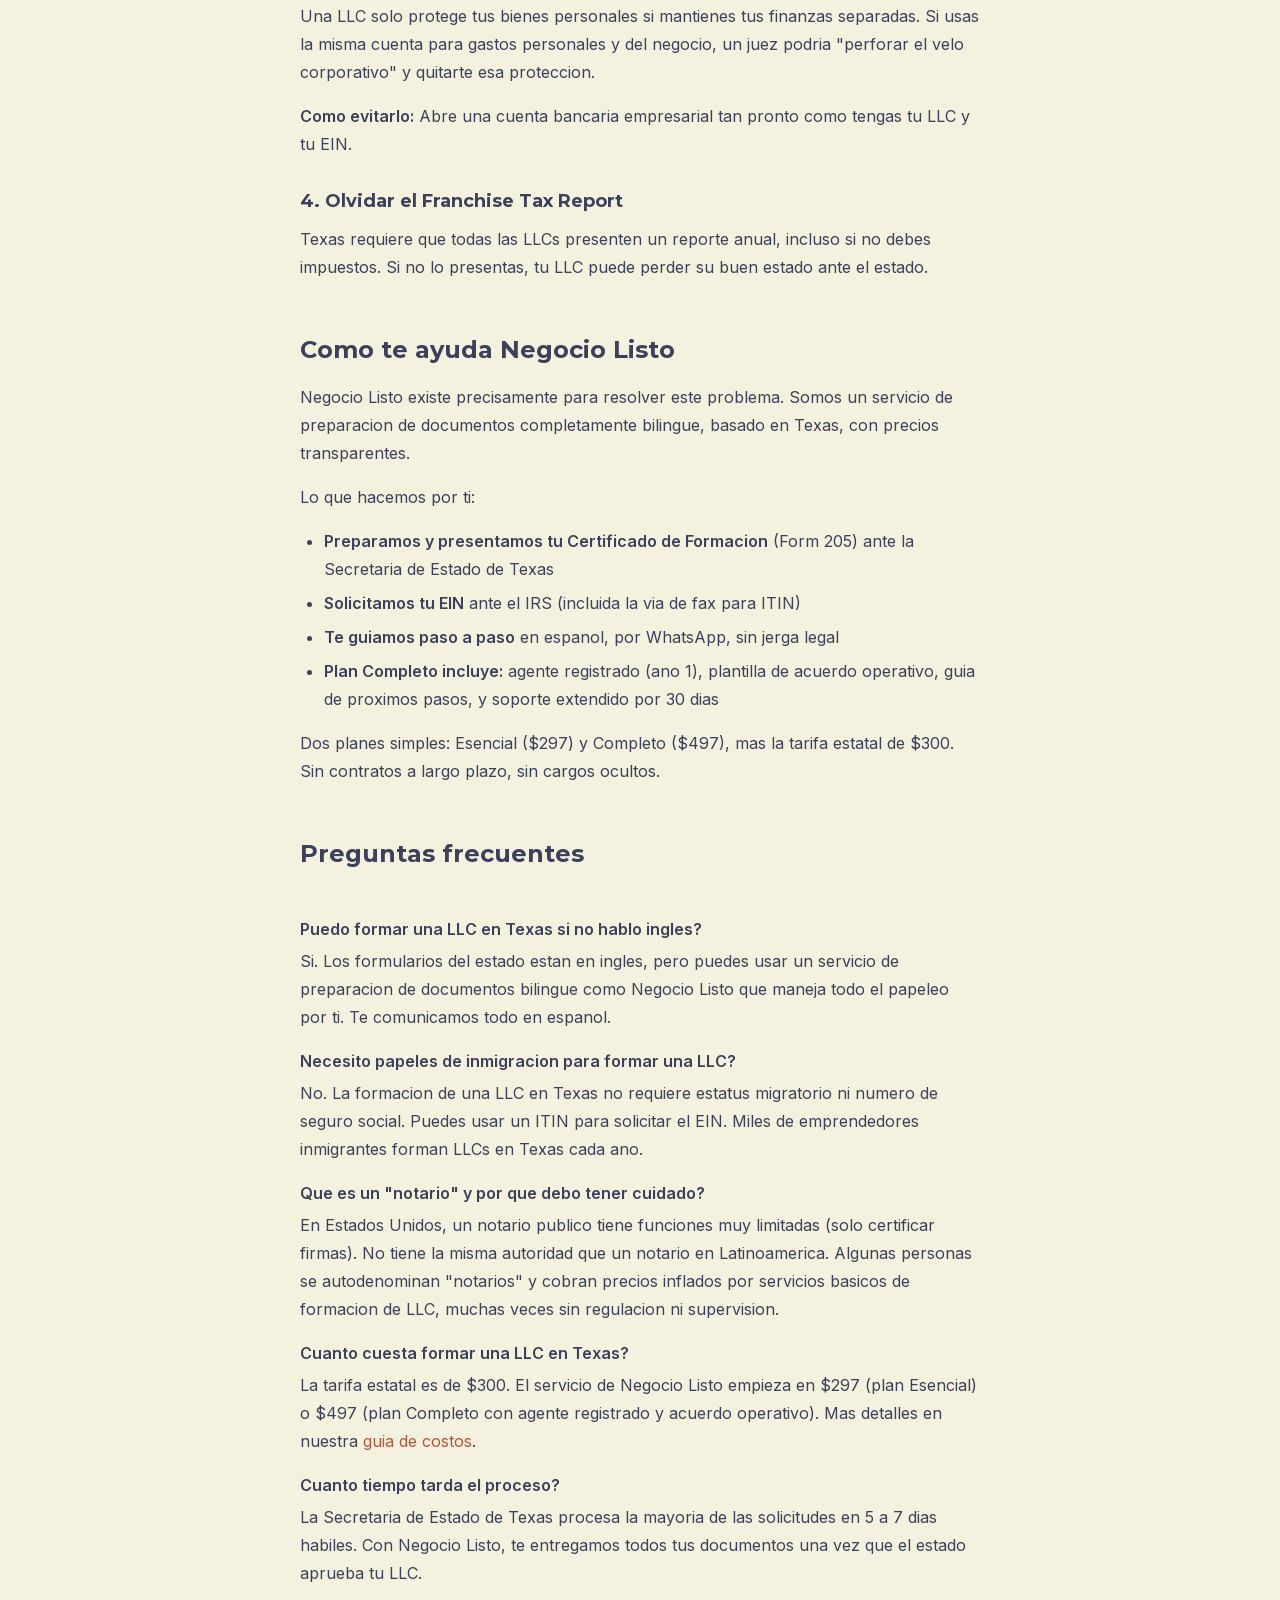
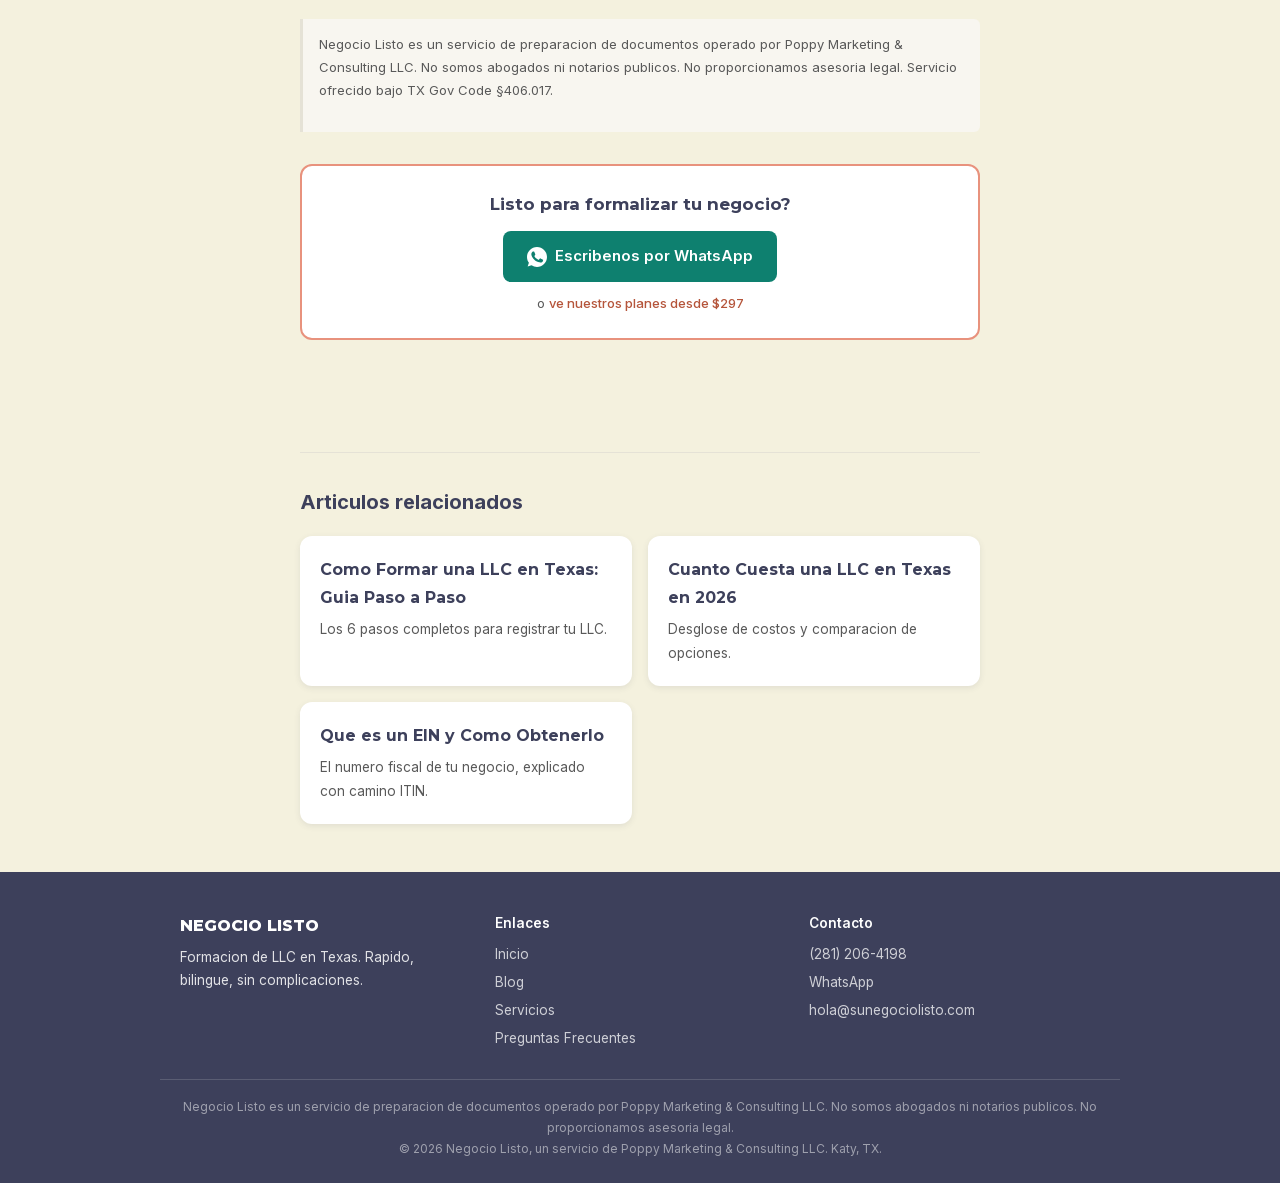
<file: blog/llc-en-espanol-texas.html>
<!DOCTYPE html>
<html lang="es">
<head>
    <!-- Google tag (gtag.js) -->
    <script async src="https://www.googletagmanager.com/gtag/js?id=G-SRQN5S9XG2"></script>
    <script>
      window.dataLayer = window.dataLayer || [];
      function gtag(){dataLayer.push(arguments);}
      gtag('js', new Date());
      gtag('config', 'G-SRQN5S9XG2');
      gtag('config', 'AW-17962571856');
    </script>
    <!-- Meta Pixel -->
    <script>
    !function(f,b,e,v,n,t,s){if(f.fbq)return;n=f.fbq=function(){n.callMethod?
    n.callMethod.apply(n,arguments):n.queue.push(arguments)};if(!f._fbq)f._fbq=n;
    n.push=n;n.loaded=!0;n.version='2.0';n.queue=[];t=b.createElement(e);t.async=!0;
    t.src=v;s=b.getElementsByTagName(e)[0];s.parentNode.insertBefore(t,s)}(window,
    document,'script','https://connect.facebook.net/en_US/fbevents.js');
    fbq('set', 'autoConfig', 'false', '4319991371651967');
    fbq('init', '4319991371651967');
    fbq('track', 'PageView');
    </script>
    <script>
    document.addEventListener('click',function(e){var a=e.target.closest('a');if(a&&(a.href.indexOf('wa.me')!==-1||a.href.indexOf('tel:')===0)){fbq('track','Lead')}});
    </script>
    <noscript><img height="1" width="1" style="display:none" alt="" src="https://www.facebook.com/tr?id=4319991371651967&ev=PageView&noscript=1"/></noscript>

    <meta charset="UTF-8">
    <meta name="viewport" content="width=device-width, initial-scale=1.0">
    <title>LLC en Espanol: Lo Que Necesitas Saber en Texas | Negocio Listo</title>
    <meta name="description" content="Todo sobre como formar tu LLC en Texas explicado en espanol simple. Documentos, requisitos, errores comunes y como evitar pagar de mas. Guia para hispanos.">
    <meta name="robots" content="index, follow, max-snippet:-1, max-image-preview:large">
    <link rel="canonical" href="https://www.sunegociolisto.com/blog/llc-en-espanol-texas">

    <!-- OG -->
    <meta property="og:title" content="Formar tu LLC en Espanol: Lo Que Necesitas Saber en Texas">
    <meta property="og:description" content="El proceso de LLC en Texas explicado en espanol simple. Sin jerga legal, sin confusiones.">
    <meta property="og:url" content="https://www.sunegociolisto.com/blog/llc-en-espanol-texas">
    <meta property="og:type" content="article">
    <meta property="og:locale" content="es_US">
    <meta property="og:site_name" content="Negocio Listo">
    <meta property="og:image" content="https://www.sunegociolisto.com/images/blog/llc_en_espanol.png">
    <meta property="article:published_time" content="2026-03-01">

    <link rel="icon" type="image/svg+xml" href="/favicon.svg">
    <link rel="icon" type="image/png" href="/favicon.png">

    <link rel="preconnect" href="https://www.googletagmanager.com" crossorigin>
    <link rel="preconnect" href="https://connect.facebook.net" crossorigin>
    <link rel="preload" href="/fonts/montserrat-latin.woff2" as="font" type="font/woff2" crossorigin>
    <link rel="preload" href="/fonts/inter-latin.woff2" as="font" type="font/woff2" crossorigin>
    <link rel="stylesheet" href="/blog.css?v=20260306">

    <!-- Schema: Article + BreadcrumbList + FAQPage -->
    <script type="application/ld+json">
    [{
      "@context": "https://schema.org",
      "@type": "Article",
      "headline": "Formar tu LLC en Espanol: Lo Que Necesitas Saber en Texas",
      "description": "Guia completa en espanol sobre como formar una LLC en Texas. Documentos, costos, errores comunes y como Negocio Listo puede ayudarte.",
      "datePublished": "2026-03-01",
      "dateModified": "2026-03-01",
      "author": {"@type": "Organization", "name": "Negocio Listo"},
      "publisher": {"@type": "Organization", "name": "Negocio Listo", "url": "https://www.sunegociolisto.com", "logo": {"@type": "ImageObject", "url": "https://www.sunegociolisto.com/og-image.png"}},
      "mainEntityOfPage": "https://www.sunegociolisto.com/blog/llc-en-espanol-texas",
      "inLanguage": "es",
      "image": "https://www.sunegociolisto.com/images/blog/llc_en_espanol.png"
    },
    {
      "@context": "https://schema.org",
      "@type": "FAQPage",
      "mainEntity": [
        {"@type": "Question", "name": "Puedo formar una LLC en Texas si no hablo ingles?", "acceptedAnswer": {"@type": "Answer", "text": "Si. Los formularios del estado estan en ingles, pero puedes usar un servicio de preparacion de documentos bilingue como Negocio Listo que maneja todo el papeleo por ti."}},
        {"@type": "Question", "name": "Necesito papeles de inmigracion para formar una LLC?", "acceptedAnswer": {"@type": "Answer", "text": "No. La formacion de una LLC en Texas no requiere estatus migratorio ni numero de seguro social. Puedes usar un ITIN para solicitar el EIN."}},
        {"@type": "Question", "name": "Que es un notario y por que debo tener cuidado?", "acceptedAnswer": {"@type": "Answer", "text": "En Estados Unidos, un notario publico tiene funciones muy limitadas (solo certificar firmas). No tiene la misma autoridad que un notario en Latinoamerica. Algunas personas se autodenominan notarios y cobran precios inflados por servicios basicos de formacion de LLC."}},
        {"@type": "Question", "name": "Cuanto cuesta formar una LLC en Texas?", "acceptedAnswer": {"@type": "Answer", "text": "La tarifa estatal es de $300. El servicio de Negocio Listo empieza en $297 (plan Esencial) o $497 (plan Completo con agente registrado y acuerdo operativo)."}}
      ]
    },
    {
      "@context": "https://schema.org",
      "@type": "BreadcrumbList",
      "itemListElement": [
        {"@type": "ListItem", "position": 1, "name": "Inicio", "item": "https://www.sunegociolisto.com/"},
        {"@type": "ListItem", "position": 2, "name": "Blog", "item": "https://www.sunegociolisto.com/blog/"},
        {"@type": "ListItem", "position": 3, "name": "Formar tu LLC en Espanol"}
      ]
    }]
    </script>
</head>
<body>

    <header class="header" id="header">
        <div class="header-container">
            <a href="/" class="logo"><span class="logo-text">NEGOCIO LISTO</span></a>
            <nav class="nav-desktop">
                <a href="/#servicios">Servicios</a>
                <a href="/#como-funciona">Como Funciona</a>
                <a href="/#preguntas">Preguntas</a>
                <a href="/blog/">Blog</a>
            </nav>
            <div class="header-actions">
                <a href="tel:+12812064198" class="header-phone" aria-label="Llamar">
                    <svg class="icon-sm" width="18" height="18" viewBox="0 0 24 24" fill="none" stroke="currentColor" stroke-width="2" stroke-linecap="round" stroke-linejoin="round"><path d="M22 16.92v3a2 2 0 01-2.18 2 19.79 19.79 0 01-8.63-3.07 19.5 19.5 0 01-6-6 19.79 19.79 0 01-3.07-8.67A2 2 0 014.11 2h3a2 2 0 012 1.72c.127.96.361 1.903.7 2.81a2 2 0 01-.45 2.11L8.09 9.91a16 16 0 006 6l1.27-1.27a2 2 0 012.11-.45c.907.339 1.85.573 2.81.7A2 2 0 0122 16.92z"/></svg>
                    <span class="phone-text">(281) 206-4198</span>
                </a>
                <a href="https://wa.me/12814754458" class="btn-whatsapp-header" target="_blank" rel="noopener" aria-label="WhatsApp">
                    <svg class="icon-sm" width="18" height="18" viewBox="0 0 24 24" fill="none" stroke="currentColor" stroke-width="2" stroke-linecap="round" stroke-linejoin="round"><path d="M21 11.5a8.38 8.38 0 01-.9 3.8 8.5 8.5 0 01-7.6 4.7 8.38 8.38 0 01-3.8-.9L3 21l1.9-5.7a8.38 8.38 0 01-.9-3.8 8.5 8.5 0 014.7-7.6 8.38 8.38 0 013.8-.9h.5a8.48 8.48 0 018 8v.5z"/></svg>
                    <span class="wa-text">WhatsApp</span>
                </a>
                <button class="hamburger" id="hamburger" aria-label="Menu">
                    <svg width="24" height="24" viewBox="0 0 24 24" fill="none" stroke="currentColor" stroke-width="2" stroke-linecap="round" stroke-linejoin="round"><line x1="3" y1="12" x2="21" y2="12"/><line x1="3" y1="6" x2="21" y2="6"/><line x1="3" y1="18" x2="21" y2="18"/></svg>
                </button>
            </div>
        </div>
        <nav class="nav-mobile" id="navMobile">
            <a href="/#servicios">Servicios</a>
            <a href="/#como-funciona">Como Funciona</a>
            <a href="/#preguntas">Preguntas</a>
            <a href="/blog/">Blog</a>
            <div class="nav-mobile-contact">
                <a href="tel:+12812064198" class="nav-contact-link">
                    <svg class="icon-sm" width="18" height="18" viewBox="0 0 24 24" fill="none" stroke="currentColor" stroke-width="2" stroke-linecap="round" stroke-linejoin="round"><path d="M22 16.92v3a2 2 0 01-2.18 2 19.79 19.79 0 01-8.63-3.07 19.5 19.5 0 01-6-6 19.79 19.79 0 01-3.07-8.67A2 2 0 014.11 2h3a2 2 0 012 1.72c.127.96.361 1.903.7 2.81a2 2 0 01-.45 2.11L8.09 9.91a16 16 0 006 6l1.27-1.27a2 2 0 012.11-.45c.907.339 1.85.573 2.81.7A2 2 0 0122 16.92z"/></svg>
                    (281) 206-4198
                </a>
                <a href="https://wa.me/12814754458" class="nav-contact-link nav-contact-whatsapp" target="_blank" rel="noopener">
                    <svg class="icon-sm" width="18" height="18" viewBox="0 0 24 24" fill="none" stroke="currentColor" stroke-width="2" stroke-linecap="round" stroke-linejoin="round"><path d="M21 11.5a8.38 8.38 0 01-.9 3.8 8.5 8.5 0 01-7.6 4.7 8.38 8.38 0 01-3.8-.9L3 21l1.9-5.7a8.38 8.38 0 01-.9-3.8 8.5 8.5 0 014.7-7.6 8.38 8.38 0 013.8-.9h.5a8.48 8.48 0 018 8v.5z"/></svg>
                    WhatsApp
                </a>
            </div>
        </nav>
    </header>
    <script>document.getElementById('hamburger').addEventListener('click',function(e){e.stopPropagation();document.getElementById('navMobile').classList.toggle('open')});document.addEventListener('click',function(e){var n=document.getElementById('navMobile'),h=document.getElementById('hamburger');if(!n.contains(e.target)&&!h.contains(e.target))n.classList.remove('open')});window.addEventListener('scroll',function(){document.getElementById('header').classList.toggle('scrolled',window.scrollY>20)})</script>

    <main class="container">
        <nav class="breadcrumb">
            <a href="/">Inicio</a> <span>&rsaquo;</span> <a href="/blog/">Blog</a> <span>&rsaquo;</span> LLC en Espanol
        </nav>

        <article class="article">
            <p class="post-meta">1 de marzo, 2026 &middot; 8 min de lectura</p>
            <h1>Formar tu LLC en Espanol: Lo Que Necesitas Saber</h1>

            <picture>
                <source srcset="/images/blog/llc_en_espanol.webp" type="image/webp">
                <img src="/images/blog/llc_en_espanol.png" alt="Formar una LLC en espanol: iconos de traduccion bilingue y documentos verificados con texto explicativo en espanol simple" class="article-hero" width="800" height="533" loading="eager">
            </picture>

            <div class="tldr">
                <strong>Resumen rapido</strong>
                <p>Si, puedes formar una LLC en Texas aunque no hables ingles. Los formularios del estado estan en ingles, pero un servicio bilingue de preparacion de documentos puede manejar todo el papeleo por ti. No necesitas estatus migratorio ni numero de seguro social -- puedes usar ITIN. La tarifa estatal es $300 y el proceso toma 5 a 7 dias habiles. Evita "notarios" sin licencia que cobran $1,500+ por el mismo tramite.</p>
            </div>

            <p>Si estas buscando informacion sobre como formar una LLC en Texas y prefieres hacerlo en espanol, no estas solo. Miles de emprendedores hispanos en Texas enfrentan el mismo problema: los formularios estan en ingles, la terminologia legal es confusa, y la informacion confiable en espanol es dificil de encontrar.</p>

            <p>Esta guia esta escrita para ti. Sin jerga legal innecesaria, sin complicaciones, y sin venderte servicios que no necesitas.</p>

            <div class="toc">
                <p class="toc-title">En este articulo</p>
                <ol>
                    <li><a href="#problema">El problema: todo esta en ingles</a></li>
                    <li><a href="#que-es-llc">Que es una LLC, explicado simple</a></li>
                    <li><a href="#documentos">Los documentos que necesitas</a></li>
                    <li><a href="#itin">El camino con ITIN</a></li>
                    <li><a href="#errores">Errores comunes (y como evitarlos)</a></li>
                    <li><a href="#como-ayudamos">Como te ayuda Negocio Listo</a></li>
                    <li><a href="#faq">Preguntas frecuentes</a></li>
                </ol>
            </div>

            <h2 id="problema">El problema: todo esta en ingles</h2>

            <p>Cuando decides formalizar tu negocio en Texas, te encuentras con una realidad frustrante: <strong>todos los formularios oficiales del estado estan en ingles</strong>. La Secretaria de Estado de Texas no ofrece versiones en espanol de sus documentos de formacion.</p>

            <p>Esto crea una barrera real. No es solo el idioma. Es la terminologia legal, las instrucciones ambiguas, y el miedo de cometer un error que te cueste dinero y tiempo.</p>

            <p>Agregar a eso que muchos emprendedores hispanos recurren a personas que se autodenominan "notarios" o "preparadores de documentos" que cobran $1,500 o mas por un tramite que cuesta $300 de tarifa estatal. Algunos de estos operadores no estan regulados y no ofrecen garantias.</p>

            <p>Mereces algo mejor.</p>

            <h2 id="que-es-llc">Que es una LLC, explicado simple</h2>

            <p>Una LLC (Limited Liability Company) es una estructura legal que separa tu negocio de ti como persona. En espanol simple:</p>

            <ul>
                <li><strong>Protege tus bienes personales.</strong> Si tu negocio tiene una deuda o un problema legal, tus bienes personales (casa, carro, ahorros) estan protegidos. Sin una LLC, todo lo que tienes esta en riesgo.</li>
                <li><strong>Te da credibilidad.</strong> Los clientes, proveedores y bancos toman mas en serio a un negocio registrado. Tener una LLC demuestra que eres un negocio formal.</li>
                <li><strong>Te permite abrir una cuenta bancaria de negocio.</strong> Sin una LLC, la mayoria de los bancos no te permiten abrir una cuenta empresarial. Y sin cuenta empresarial, es dificil separar tus finanzas personales de las del negocio.</li>
                <li><strong>Es flexible para impuestos.</strong> Una LLC de un solo miembro tributa como ingreso personal (pass-through), lo que simplifica tu situacion fiscal.</li>
            </ul>

            <p>En pocas palabras: una LLC es la forma mas accesible y efectiva de operar un negocio legalmente en Texas.</p>

            <h2 id="documentos">Los documentos que necesitas (sin jerga)</h2>

            <p>Aqui estan los documentos clave, explicados en espanol simple:</p>

            <div class="table-wrap">
                <table>
                    <thead>
                        <tr>
                            <th>Documento</th>
                            <th>Que es</th>
                            <th>Lo necesitas?</th>
                        </tr>
                    </thead>
                    <tbody>
                        <tr>
                            <td><strong>Certificado de Formacion (Form 205)</strong></td>
                            <td>El documento oficial que crea tu LLC ante el estado de Texas. Es como el "acta de nacimiento" de tu negocio.</td>
                            <td>Si, obligatorio</td>
                        </tr>
                        <tr>
                            <td><strong>EIN (Employer Identification Number)</strong></td>
                            <td>El numero de identificacion fiscal de tu negocio. Es como el "seguro social" de tu LLC. Lo emite el IRS.</td>
                            <td>Si, para cuenta bancaria e impuestos</td>
                        </tr>
                        <tr>
                            <td><strong>Acuerdo Operativo (Operating Agreement)</strong></td>
                            <td>Un documento interno que establece las reglas de tu LLC: quien toma decisiones, como se reparten ganancias, etc.</td>
                            <td>Altamente recomendado</td>
                        </tr>
                        <tr>
                            <td><strong>Agente Registrado (Registered Agent)</strong></td>
                            <td>Una persona o empresa en Texas que recibe documentos legales y correspondencia del estado en nombre de tu LLC.</td>
                            <td>Si, obligatorio</td>
                        </tr>
                        <tr>
                            <td><strong>DBA (Doing Business As)</strong></td>
                            <td>Un certificado que te permite operar con un nombre comercial diferente al de tu LLC.</td>
                            <td>Solo si usas otro nombre</td>
                        </tr>
                    </tbody>
                </table>
            </div>

            <p>Para una guia detallada de cada paso, lee: <a href="/blog/como-formar-llc-en-texas">Como formar una LLC en Texas: guia paso a paso</a>.</p>

            <div class="cta-box">
                <p>Necesitas ayuda con el papeleo?</p>
                <a href="https://wa.me/12814754458" class="btn-wa" target="_blank" rel="noopener">
                    <svg viewBox="0 0 24 24" width="20" height="20" fill="white"><path d="M12.004 0C5.376 0 0 5.382 0 12.003c0 2.626.846 5.058 2.284 7.034L.79 23.468l4.588-1.468A11.947 11.947 0 0012.004 24C18.627 24 24 18.618 24 12.003S18.627 0 12.004 0zm7.013 16.961c-.293.825-1.712 1.528-2.361 1.6-.596.066-1.346.093-2.172-.136a19.87 19.87 0 01-1.967-.728c-3.46-1.497-5.72-5.015-5.895-5.247-.174-.233-1.419-1.889-1.419-3.602s.897-2.556 1.217-2.906c.32-.35.696-.437.928-.437.232 0 .463.002.666.012.214.01.501-.081.784.599.293.699.991 2.421 1.079 2.595.087.174.145.378.029.609-.116.232-.174.378-.348.582-.174.206-.366.458-.522.615-.174.174-.356.363-.153.712.203.348.9 1.485 1.932 2.405 1.326 1.182 2.444 1.548 2.792 1.722.348.174.552.145.754-.087.203-.232.869-1.013 1.1-1.362.232-.35.463-.291.783-.174.319.116 2.03.957 2.378 1.131.348.174.58.261.666.406.087.145.087.846-.206 1.671z"/></svg>
                    Habla con nosotros en WhatsApp
                </a>
                <span class="cta-secondary">Servicio completamente bilingue &middot; <a href="/#servicios">ver planes</a></span>
            </div>

            <h2 id="itin">El camino con ITIN (sin numero de seguro social)</h2>

            <p>Una de las preguntas mas comunes es: <strong>"Puedo formar una LLC si no tengo Social Security?"</strong> La respuesta es si.</p>

            <p>La formacion de la LLC en si no requiere numero de seguro social ni estatus migratorio. Cualquier persona puede formar una LLC en Texas, sin importar su situacion migratoria.</p>

            <p>Para el EIN, tienes dos caminos:</p>

            <ol>
                <li><strong>Con SSN (Social Security Number):</strong> Puedes solicitar el EIN en linea en el sitio del IRS. Lo recibes inmediatamente.</li>
                <li><strong>Con ITIN (Individual Taxpayer Identification Number):</strong> Debes enviar el Form SS-4 por fax al IRS. El proceso toma aproximadamente 4 semanas. Esta es la via oficial del IRS para solicitantes sin SSN.</li>
            </ol>

            <p>Miles de emprendedores inmigrantes forman LLCs en Texas cada ano usando ITIN. Tu situacion migratoria es confidencial y no se comparte con ninguna agencia.</p>

            <p>Negocio Listo maneja ambas vias: la solicitud en linea para SSN y la via de fax para ITIN. Mas detalles: <a href="/blog/que-es-ein-como-obtenerlo-itin">Que es un EIN y como obtenerlo (incluso con ITIN)</a>.</p>

            <h2 id="errores">Errores comunes (y como evitarlos)</h2>

            <h3>1. Confiar en "notarios" que cobran de mas</h3>

            <p>En Latinoamerica, un notario publico es una figura legal con amplia autoridad. En Estados Unidos, no es asi. Un notario publico estadounidense solo puede certificar firmas -- nada mas.</p>

            <p>Algunas personas se aprovechan de esta confusion y se autodenominan "notarios" para atraer clientes hispanos. Cobran $1,000 a $2,000 o mas por tramites que cuestan una fraccion de ese precio. Muchos no estan regulados ni ofrecen garantias.</p>

            <p><strong>Como evitarlo:</strong> Busca servicios de preparacion de documentos registrados, con precios transparentes y sin cargos ocultos.</p>

            <h3>2. No tener Acuerdo Operativo</h3>

            <p>Aunque Texas no lo exige por ley, sin un Acuerdo Operativo:</p>

            <ul>
                <li>Algunos bancos rechazaran tu solicitud de cuenta empresarial</li>
                <li>Cualquier disputa se resuelve segun las leyes predeterminadas de Texas, que pueden no favorecer tu situacion</li>
                <li>No tienes reglas claras para el manejo interno de tu negocio</li>
            </ul>

            <h3>3. Mezclar finanzas personales y del negocio</h3>

            <p>Una LLC solo protege tus bienes personales si mantienes tus finanzas separadas. Si usas la misma cuenta para gastos personales y del negocio, un juez podria "perforar el velo corporativo" y quitarte esa proteccion.</p>

            <p><strong>Como evitarlo:</strong> Abre una cuenta bancaria empresarial tan pronto como tengas tu LLC y tu EIN.</p>

            <h3>4. Olvidar el Franchise Tax Report</h3>

            <p>Texas requiere que todas las LLCs presenten un reporte anual, incluso si no debes impuestos. Si no lo presentas, tu LLC puede perder su buen estado ante el estado.</p>

            <h2 id="como-ayudamos">Como te ayuda Negocio Listo</h2>

            <p>Negocio Listo existe precisamente para resolver este problema. Somos un servicio de preparacion de documentos completamente bilingue, basado en Texas, con precios transparentes.</p>

            <p>Lo que hacemos por ti:</p>

            <ul>
                <li><strong>Preparamos y presentamos tu Certificado de Formacion</strong> (Form 205) ante la Secretaria de Estado de Texas</li>
                <li><strong>Solicitamos tu EIN</strong> ante el IRS (incluida la via de fax para ITIN)</li>
                <li><strong>Te guiamos paso a paso</strong> en espanol, por WhatsApp, sin jerga legal</li>
                <li><strong>Plan Completo incluye:</strong> agente registrado (ano 1), plantilla de acuerdo operativo, guia de proximos pasos, y soporte extendido por 30 dias</li>
            </ul>

            <p>Dos planes simples: Esencial ($297) y Completo ($497), mas la tarifa estatal de $300. Sin contratos a largo plazo, sin cargos ocultos.</p>

            <h2 id="faq">Preguntas frecuentes</h2>

            <dl class="faq-section">
                <div class="faq-item">
                    <dt>Puedo formar una LLC en Texas si no hablo ingles?</dt>
                    <dd>Si. Los formularios del estado estan en ingles, pero puedes usar un servicio de preparacion de documentos bilingue como Negocio Listo que maneja todo el papeleo por ti. Te comunicamos todo en espanol.</dd>
                </div>
                <div class="faq-item">
                    <dt>Necesito papeles de inmigracion para formar una LLC?</dt>
                    <dd>No. La formacion de una LLC en Texas no requiere estatus migratorio ni numero de seguro social. Puedes usar un ITIN para solicitar el EIN. Miles de emprendedores inmigrantes forman LLCs en Texas cada ano.</dd>
                </div>
                <div class="faq-item">
                    <dt>Que es un "notario" y por que debo tener cuidado?</dt>
                    <dd>En Estados Unidos, un notario publico tiene funciones muy limitadas (solo certificar firmas). No tiene la misma autoridad que un notario en Latinoamerica. Algunas personas se autodenominan "notarios" y cobran precios inflados por servicios basicos de formacion de LLC, muchas veces sin regulacion ni supervision.</dd>
                </div>
                <div class="faq-item">
                    <dt>Cuanto cuesta formar una LLC en Texas?</dt>
                    <dd>La tarifa estatal es de $300. El servicio de Negocio Listo empieza en $297 (plan Esencial) o $497 (plan Completo con agente registrado y acuerdo operativo). Mas detalles en nuestra <a href="/blog/cuanto-cuesta-llc-en-texas">guia de costos</a>.</dd>
                </div>
                <div class="faq-item">
                    <dt>Cuanto tiempo tarda el proceso?</dt>
                    <dd>La Secretaria de Estado de Texas procesa la mayoria de las solicitudes en 5 a 7 dias habiles. Con Negocio Listo, te entregamos todos tus documentos una vez que el estado aprueba tu LLC.</dd>
                </div>
            </dl>

            <div class="legal-disclaimer">
                <p>Negocio Listo es un servicio de preparacion de documentos operado por Poppy Marketing & Consulting LLC. No somos abogados ni notarios publicos. No proporcionamos asesoria legal. Servicio ofrecido bajo TX Gov Code &sect;406.017.</p>
            </div>

            <div class="cta-box">
                <p>Listo para formalizar tu negocio?</p>
                <a href="https://wa.me/12814754458" class="btn-wa" target="_blank" rel="noopener">
                    <svg viewBox="0 0 24 24" width="20" height="20" fill="white"><path d="M12.004 0C5.376 0 0 5.382 0 12.003c0 2.626.846 5.058 2.284 7.034L.79 23.468l4.588-1.468A11.947 11.947 0 0012.004 24C18.627 24 24 18.618 24 12.003S18.627 0 12.004 0zm7.013 16.961c-.293.825-1.712 1.528-2.361 1.6-.596.066-1.346.093-2.172-.136a19.87 19.87 0 01-1.967-.728c-3.46-1.497-5.72-5.015-5.895-5.247-.174-.233-1.419-1.889-1.419-3.602s.897-2.556 1.217-2.906c.32-.35.696-.437.928-.437.232 0 .463.002.666.012.214.01.501-.081.784.599.293.699.991 2.421 1.079 2.595.087.174.145.378.029.609-.116.232-.174.378-.348.582-.174.206-.366.458-.522.615-.174.174-.356.363-.153.712.203.348.9 1.485 1.932 2.405 1.326 1.182 2.444 1.548 2.792 1.722.348.174.552.145.754-.087.203-.232.869-1.013 1.1-1.362.232-.35.463-.291.783-.174.319.116 2.03.957 2.378 1.131.348.174.58.261.666.406.087.145.087.846-.206 1.671z"/></svg>
                    Escribenos por WhatsApp
                </a>
                <span class="cta-secondary">o <a href="/#servicios">ve nuestros planes desde $297</a></span>
            </div>

        </article>

        <section class="related-posts">
            <h2>Articulos relacionados</h2>
            <div class="related-grid">
                <a href="/blog/como-formar-llc-en-texas" class="related-card">
                    <h3>Como Formar una LLC en Texas: Guia Paso a Paso</h3>
                    <p>Los 6 pasos completos para registrar tu LLC.</p>
                </a>
                <a href="/blog/cuanto-cuesta-llc-en-texas" class="related-card">
                    <h3>Cuanto Cuesta una LLC en Texas en 2026</h3>
                    <p>Desglose de costos y comparacion de opciones.</p>
                </a>
                <a href="/blog/que-es-ein-como-obtenerlo-itin" class="related-card">
                    <h3>Que es un EIN y Como Obtenerlo</h3>
                    <p>El numero fiscal de tu negocio, explicado con camino ITIN.</p>
                </a>
            </div>
        </section>
    </main>

    <footer class="blog-footer">
        <div class="footer-grid">
            <div>
                <p class="footer-logo">NEGOCIO LISTO</p>
                <p>Formacion de LLC en Texas. Rapido, bilingue, sin complicaciones.</p>
            </div>
            <div>
                <h4>Enlaces</h4>
                <ul>
                    <li><a href="/">Inicio</a></li>
                    <li><a href="/blog/">Blog</a></li>
                    <li><a href="/#servicios">Servicios</a></li>
                    <li><a href="/#preguntas">Preguntas Frecuentes</a></li>
                </ul>
            </div>
            <div>
                <h4>Contacto</h4>
                <ul>
                    <li><a href="tel:+12812064198">(281) 206-4198</a></li>
                    <li><a href="https://wa.me/12814754458" target="_blank" rel="noopener">WhatsApp</a></li>
                    <li><a href="mailto:hola@sunegociolisto.com">hola@sunegociolisto.com</a></li>
                </ul>
            </div>
        </div>
        <div class="footer-disclaimer">
            <p>Negocio Listo es un servicio de preparacion de documentos operado por Poppy Marketing & Consulting LLC. No somos abogados ni notarios publicos. No proporcionamos asesoria legal.</p>
            <p>&copy; 2026 Negocio Listo, un servicio de Poppy Marketing & Consulting LLC. Katy, TX.</p>
        </div>
    </footer>

    <a href="https://wa.me/12814754458" class="whatsapp-float" target="_blank" rel="noopener" aria-label="Chat en WhatsApp">
        <svg viewBox="0 0 32 32" width="28" height="28" fill="white"><path d="M16.004 0h-.008C7.174 0 0 7.176 0 16.004c0 3.502 1.128 6.744 3.046 9.378L1.054 31.29l6.118-1.958a15.907 15.907 0 008.832 2.672C24.826 32 32 24.826 32 16.004S24.826 0 16.004 0zm9.35 22.614c-.39 1.1-2.282 2.038-3.148 2.134-.794.088-1.794.124-2.896-.182a26.494 26.494 0 01-2.622-.97c-4.614-1.996-7.628-6.686-7.86-6.996-.232-.31-1.892-2.518-1.892-4.802s1.196-3.408 1.622-3.874c.426-.466.928-.582 1.236-.582.31 0 .618.002.888.016.286.014.668-.108.1046.798.39.932 1.322 3.228 1.438 3.46.116.232.194.504.038.812-.154.31-.232.504-.464.776-.232.274-.488.61-.696.82-.232.232-.474.484-.204.95.27.464 1.2 1.98 2.576 3.206 1.768 1.576 3.258 2.064 3.722 2.296.464.232.736.194.1006-.116.27-.31 1.158-1.35 1.466-1.816.31-.466.618-.388 1.044-.232.426.154 2.706 1.276 3.17 1.508.464.232.774.348.888.542.116.194.116 1.128-.274 2.228z"/></svg>
    </a>

</body>
</html>
</file>
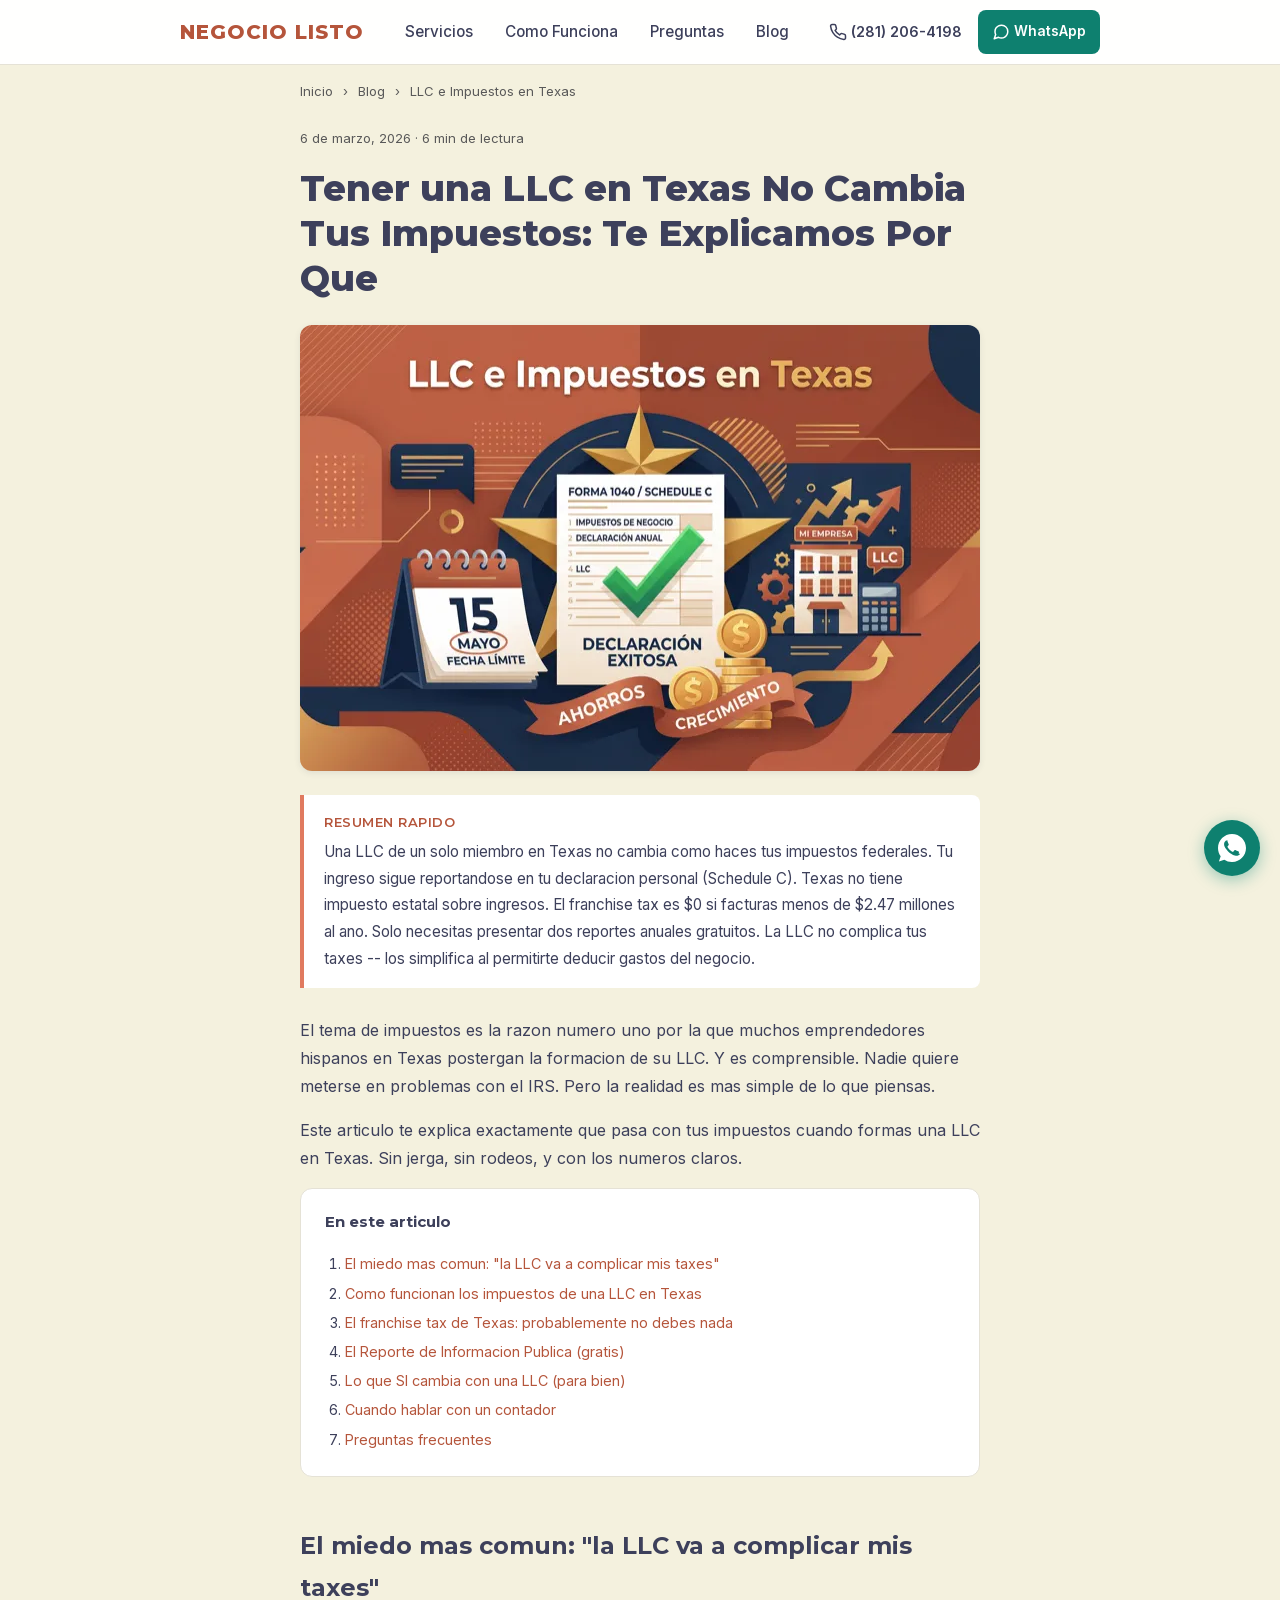
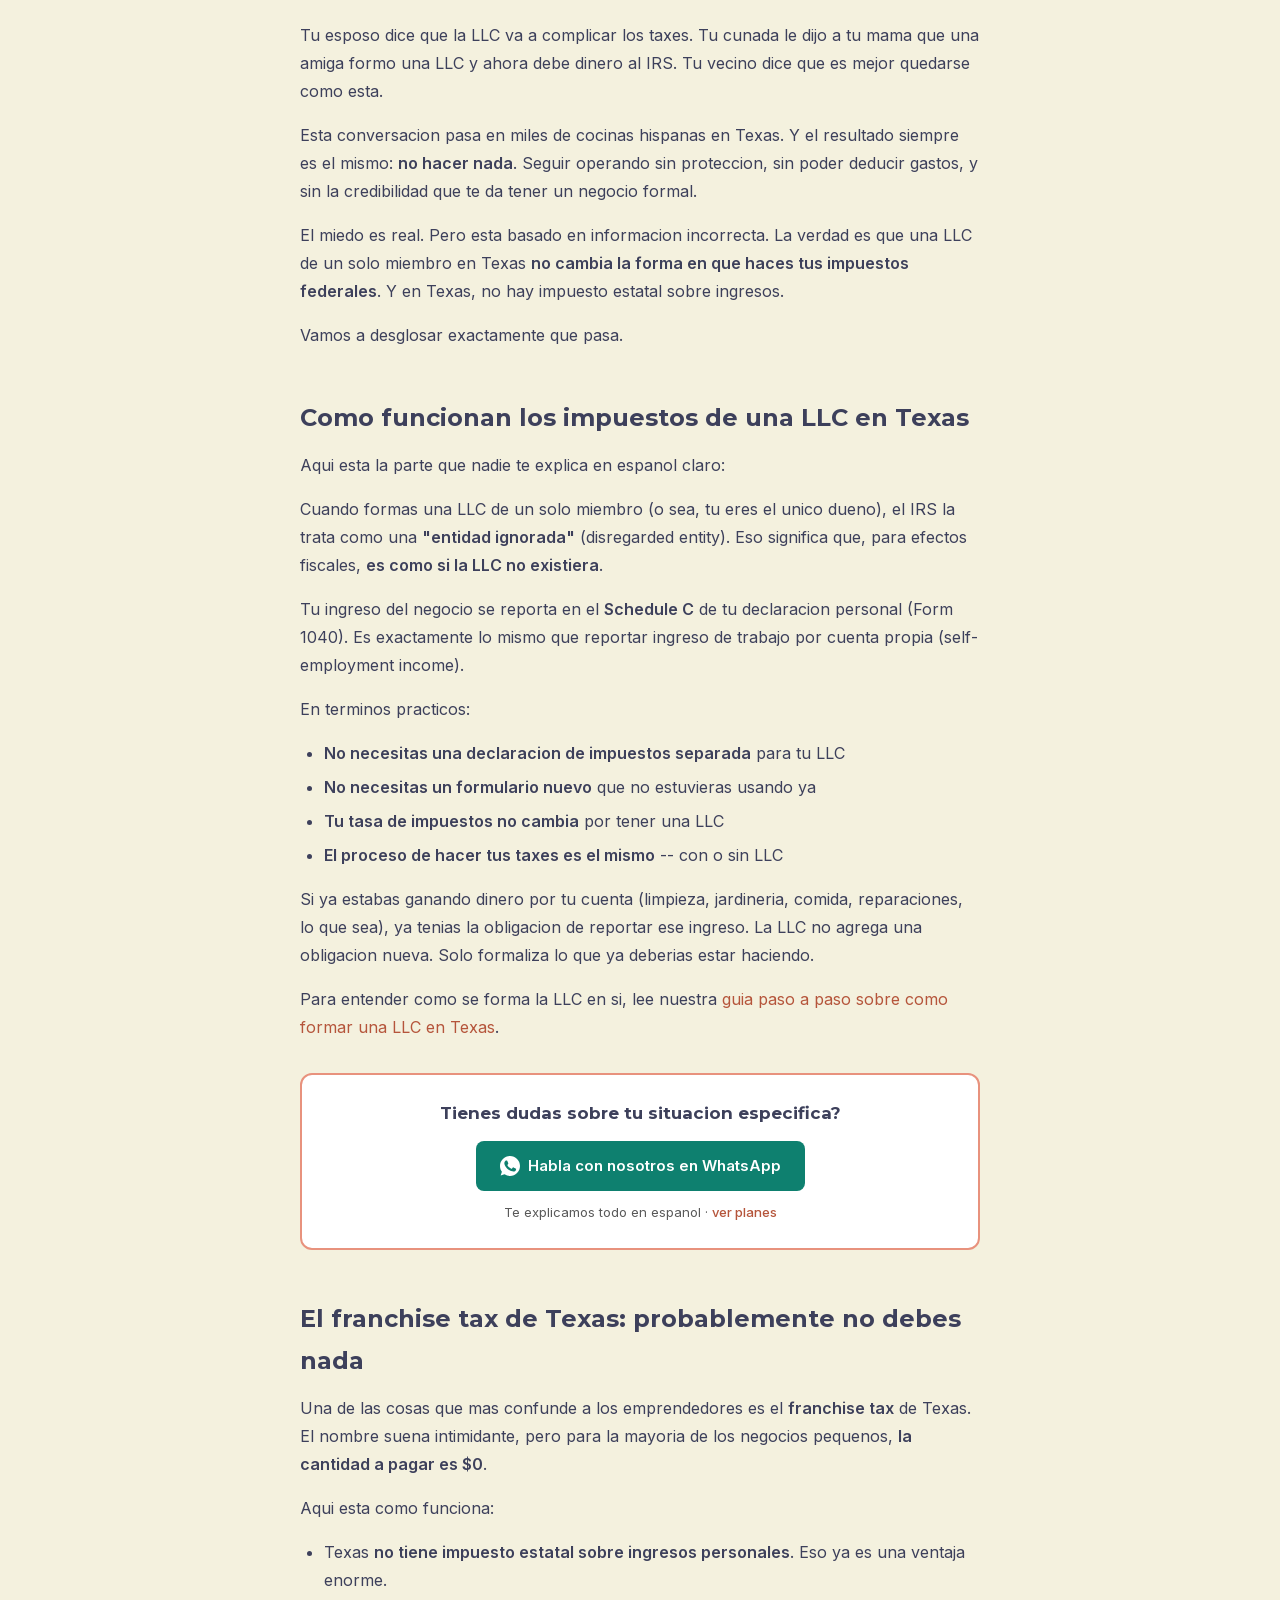
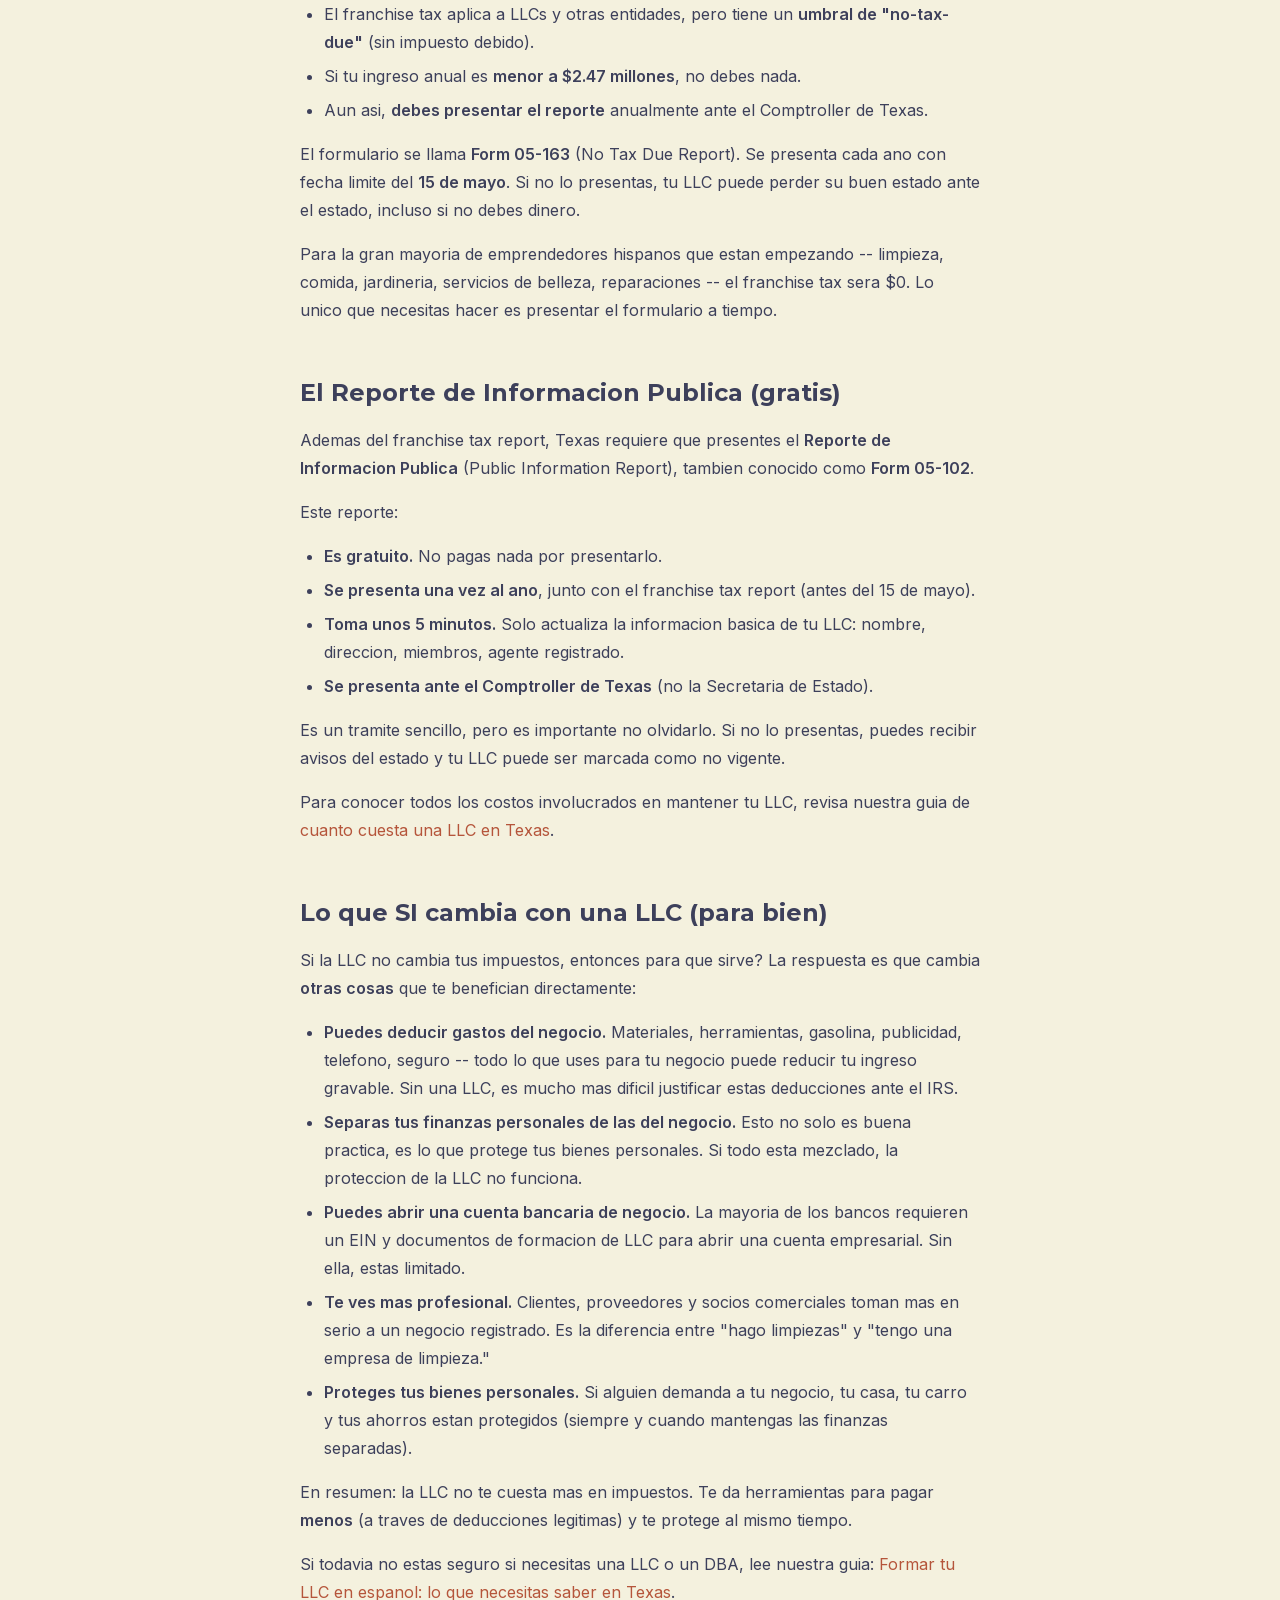
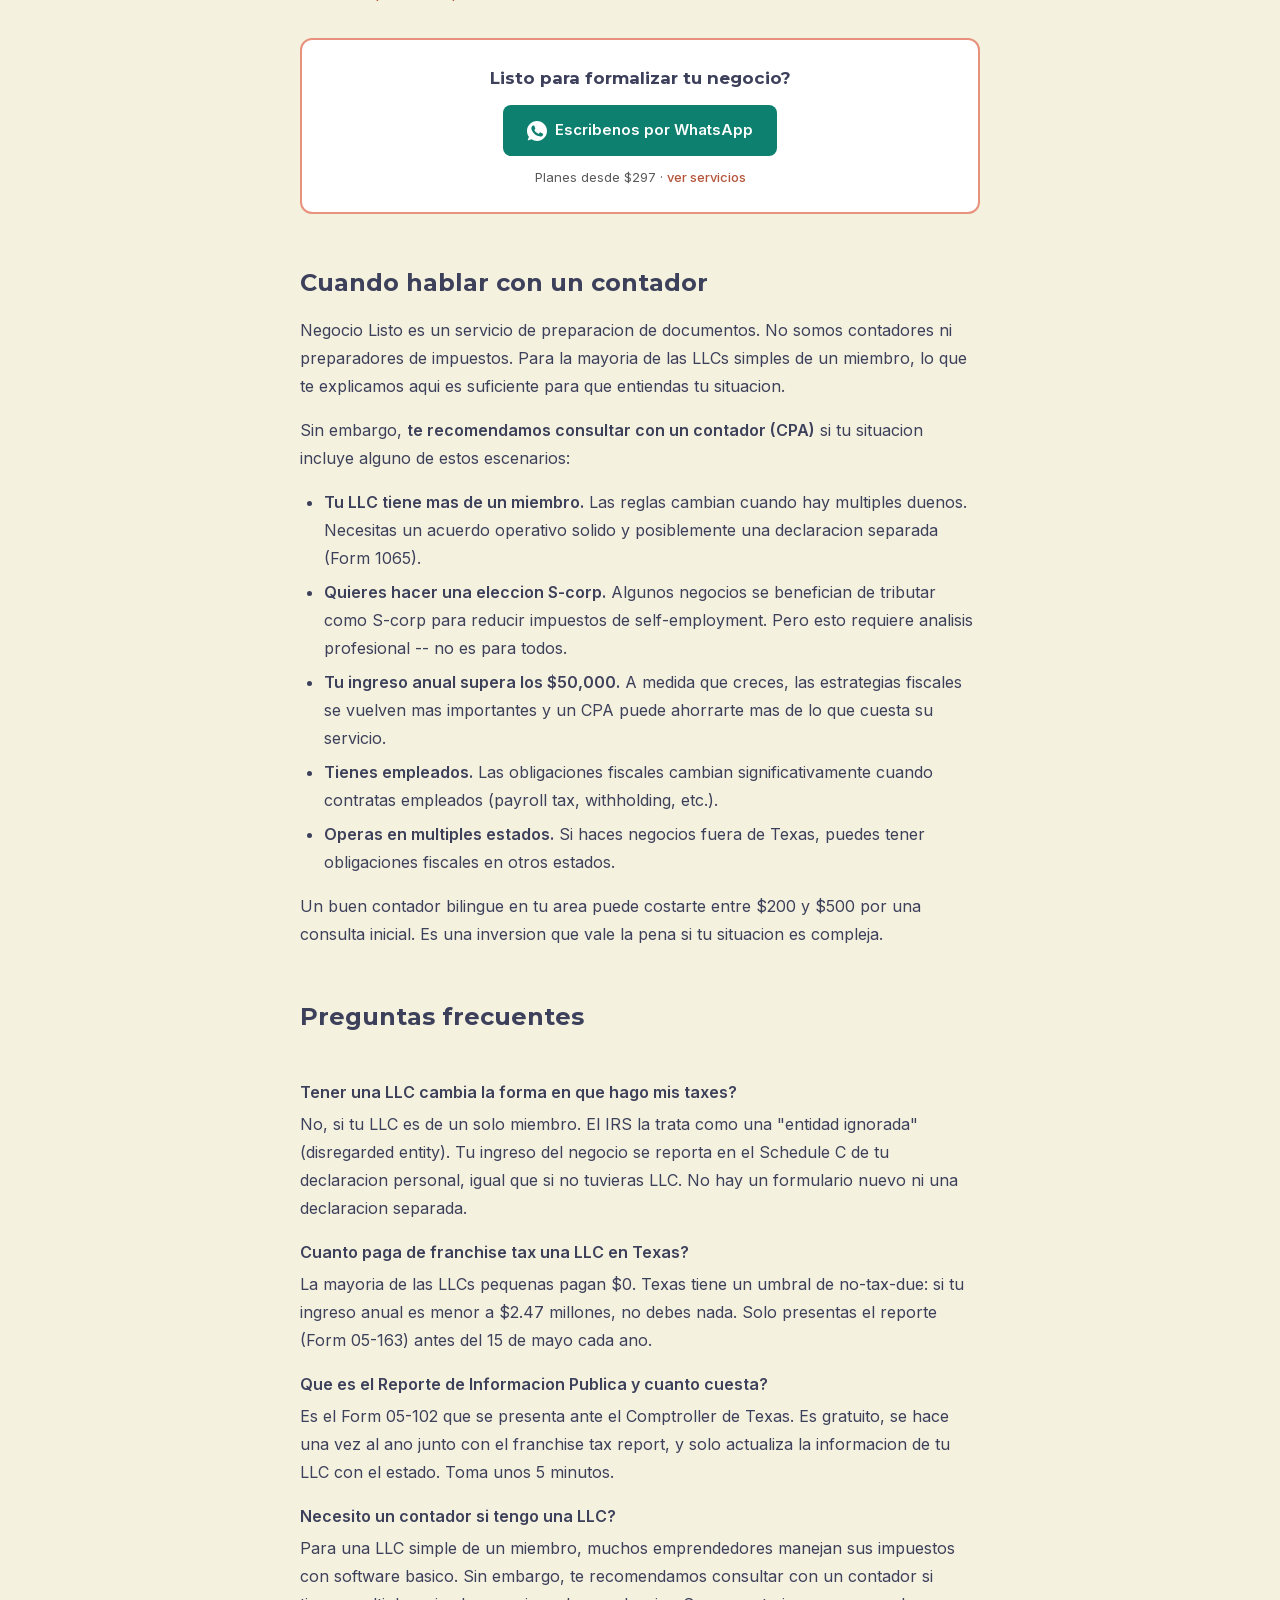
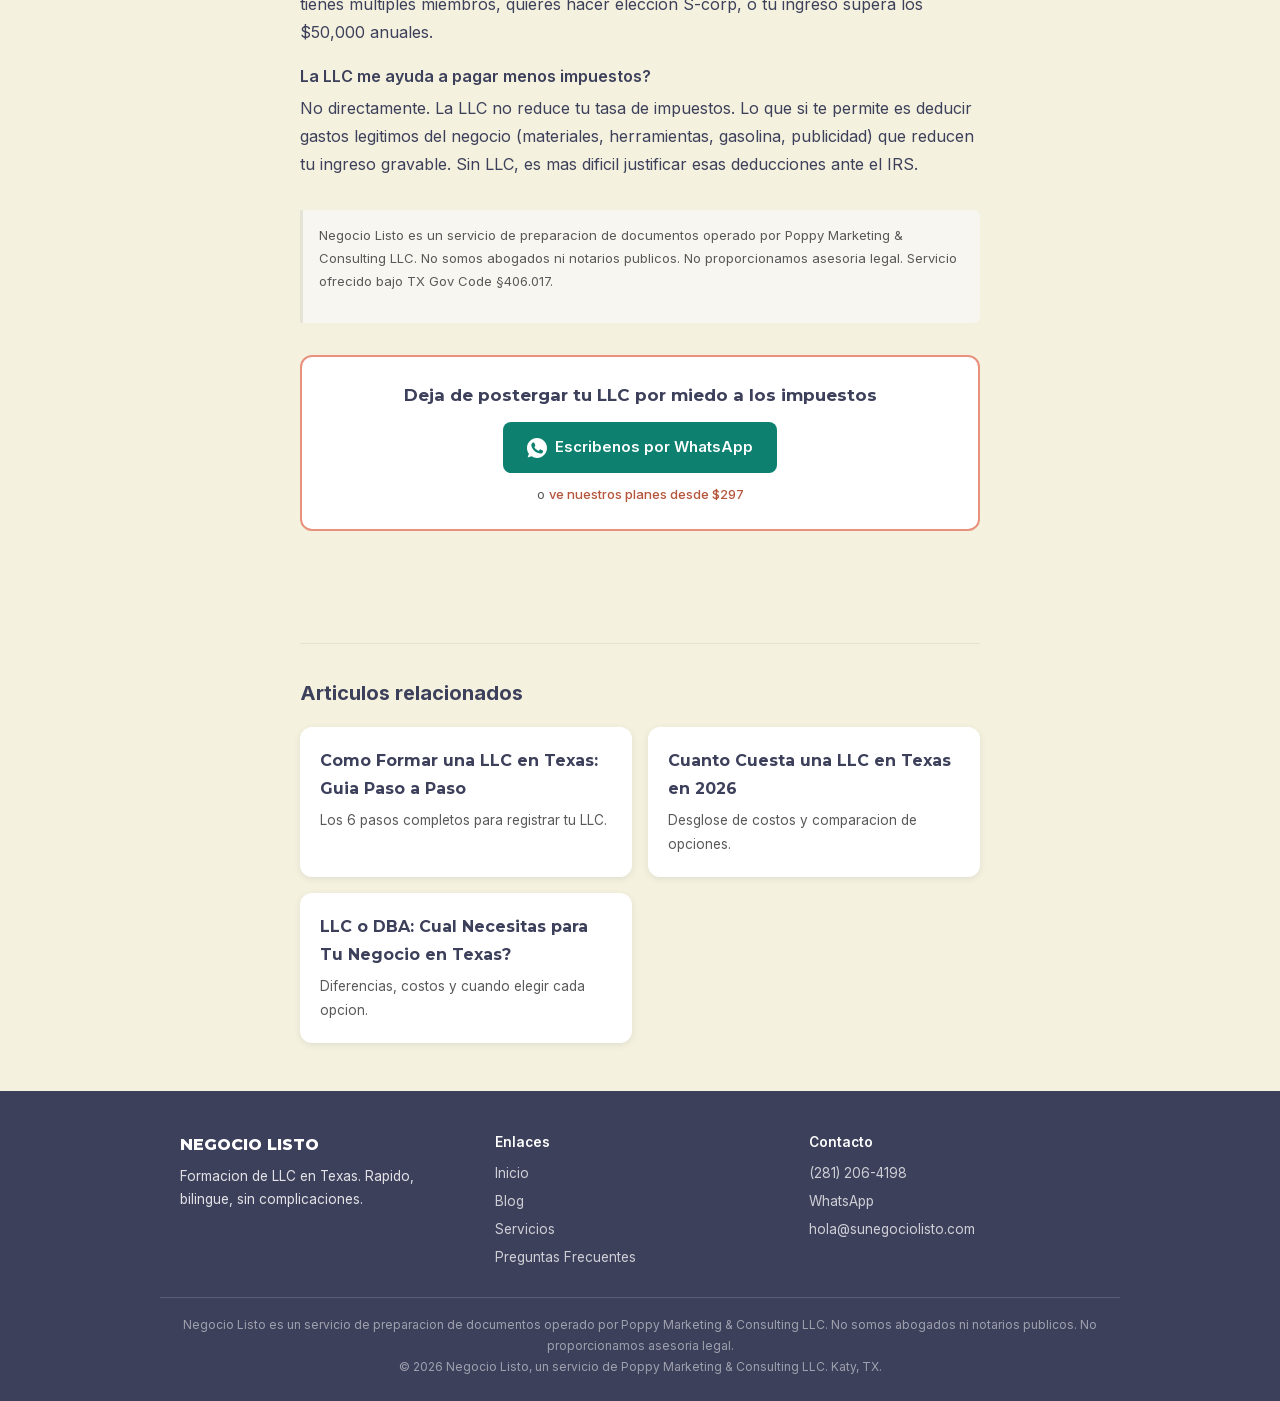
<file: blog/llc-impuestos-texas.html>
<!DOCTYPE html>
<html lang="es">
<head>
    <!-- Google tag (gtag.js) -->
    <script async src="https://www.googletagmanager.com/gtag/js?id=G-SRQN5S9XG2"></script>
    <script>
      window.dataLayer = window.dataLayer || [];
      function gtag(){dataLayer.push(arguments);}
      gtag('js', new Date());
      gtag('config', 'G-SRQN5S9XG2');
      gtag('config', 'AW-17962571856');
    </script>
    <!-- Meta Pixel -->
    <script>
    !function(f,b,e,v,n,t,s){if(f.fbq)return;n=f.fbq=function(){n.callMethod?
    n.callMethod.apply(n,arguments):n.queue.push(arguments)};if(!f._fbq)f._fbq=n;
    n.push=n;n.loaded=!0;n.version='2.0';n.queue=[];t=b.createElement(e);t.async=!0;
    t.src=v;s=b.getElementsByTagName(e)[0];s.parentNode.insertBefore(t,s)}(window,
    document,'script','https://connect.facebook.net/en_US/fbevents.js');
    fbq('set', 'autoConfig', 'false', '4319991371651967');
    fbq('init', '4319991371651967');
    fbq('track', 'PageView');
    </script>
    <script>
    document.addEventListener('click',function(e){var a=e.target.closest('a');if(a&&(a.href.indexOf('wa.me')!==-1||a.href.indexOf('tel:')===0)){fbq('track','Lead')}});
    </script>
    <noscript><img height="1" width="1" style="display:none" alt="" src="https://www.facebook.com/tr?id=4319991371651967&ev=PageView&noscript=1"/></noscript>

    <meta charset="UTF-8">
    <meta name="viewport" content="width=device-width, initial-scale=1.0">
    <title>LLC e Impuestos en Texas: Lo Que Debes Saber | Negocio Listo</title>
    <meta name="description" content="Tu LLC de un miembro en Texas no cambia tus impuestos federales. El franchise tax? $0 para la mayoria. Te explicamos todo en espanol simple.">
    <meta name="robots" content="index, follow, max-snippet:-1, max-image-preview:large">
    <link rel="canonical" href="https://www.sunegociolisto.com/blog/llc-impuestos-texas">

    <!-- OG -->
    <meta property="og:title" content="Tener una LLC en Texas No Cambia Tus Impuestos: Te Explicamos Por Que">
    <meta property="og:description" content="Tu LLC de un miembro en Texas no cambia tus impuestos federales. El franchise tax? $0 para la mayoria. Te explicamos todo en espanol simple.">
    <meta property="og:url" content="https://www.sunegociolisto.com/blog/llc-impuestos-texas">
    <meta property="og:type" content="article">
    <meta property="og:locale" content="es_US">
    <meta property="og:site_name" content="Negocio Listo">
    <meta property="og:image" content="https://www.sunegociolisto.com/images/blog/llc_impuestos_texas.png">
    <meta property="article:published_time" content="2026-03-06">

    <link rel="icon" type="image/svg+xml" href="/favicon.svg">
    <link rel="icon" type="image/png" href="/favicon.png">

    <link rel="preconnect" href="https://www.googletagmanager.com" crossorigin>
    <link rel="preconnect" href="https://connect.facebook.net" crossorigin>
    <link rel="preload" href="/fonts/montserrat-latin.woff2" as="font" type="font/woff2" crossorigin>
    <link rel="preload" href="/fonts/inter-latin.woff2" as="font" type="font/woff2" crossorigin>
    <link rel="stylesheet" href="/blog.css?v=20260306">

    <!-- Schema: Article + FAQPage + BreadcrumbList -->
    <script type="application/ld+json">
    [{
      "@context": "https://schema.org",
      "@type": "Article",
      "headline": "Tener una LLC en Texas No Cambia Tus Impuestos: Te Explicamos Por Que",
      "description": "Tu LLC de un miembro en Texas no cambia tus impuestos federales. El franchise tax es $0 para la mayoria. Explicado en espanol simple para emprendedores hispanos.",
      "datePublished": "2026-03-06",
      "dateModified": "2026-03-06",
      "author": {"@type": "Organization", "name": "Negocio Listo"},
      "publisher": {"@type": "Organization", "name": "Negocio Listo", "url": "https://www.sunegociolisto.com", "logo": {"@type": "ImageObject", "url": "https://www.sunegociolisto.com/og-image.png"}},
      "mainEntityOfPage": "https://www.sunegociolisto.com/blog/llc-impuestos-texas",
      "inLanguage": "es",
      "image": "https://www.sunegociolisto.com/images/blog/llc_impuestos_texas.png"
    },
    {
      "@context": "https://schema.org",
      "@type": "FAQPage",
      "mainEntity": [
        {"@type": "Question", "name": "Tener una LLC cambia la forma en que hago mis taxes?", "acceptedAnswer": {"@type": "Answer", "text": "No, si tu LLC es de un solo miembro. El IRS la trata como una entidad ignorada (disregarded entity). Tu ingreso del negocio se reporta en el Schedule C de tu declaracion personal, igual que si no tuvieras LLC."}},
        {"@type": "Question", "name": "Cuanto paga de franchise tax una LLC en Texas?", "acceptedAnswer": {"@type": "Answer", "text": "La mayoria de las LLCs pequenas pagan $0. Texas tiene un umbral de no-tax-due: si tu ingreso anual es menor a $2.47 millones, no debes nada. Solo presentas el reporte (Form 05-163) y listo."}},
        {"@type": "Question", "name": "Que es el Reporte de Informacion Publica y cuanto cuesta?", "acceptedAnswer": {"@type": "Answer", "text": "Es el Form 05-102 que se presenta ante el Comptroller de Texas. Es gratuito, se hace una vez al ano, y solo actualiza la informacion de tu LLC con el estado. Toma unos 5 minutos."}},
        {"@type": "Question", "name": "Necesito un contador si tengo una LLC?", "acceptedAnswer": {"@type": "Answer", "text": "Para una LLC simple de un miembro, muchos emprendedores manejan sus impuestos con software basico. Sin embargo, te recomendamos consultar con un contador si tienes multiples miembros, quieres hacer eleccion S-corp, o tu ingreso supera los $50,000 anuales."}},
        {"@type": "Question", "name": "La LLC me ayuda a pagar menos impuestos?", "acceptedAnswer": {"@type": "Answer", "text": "No directamente. La LLC no reduce tu tasa de impuestos. Lo que si te permite es deducir gastos legitimos del negocio (materiales, herramientas, gasolina, publicidad) que reducen tu ingreso gravable. Sin LLC, es mas dificil justificar esas deducciones."}}
      ]
    },
    {
      "@context": "https://schema.org",
      "@type": "BreadcrumbList",
      "itemListElement": [
        {"@type": "ListItem", "position": 1, "name": "Inicio", "item": "https://www.sunegociolisto.com/"},
        {"@type": "ListItem", "position": 2, "name": "Blog", "item": "https://www.sunegociolisto.com/blog/"},
        {"@type": "ListItem", "position": 3, "name": "LLC e Impuestos en Texas"}
      ]
    }]
    </script>
</head>
<body>

    <header class="header" id="header">
        <div class="header-container">
            <a href="/" class="logo"><span class="logo-text">NEGOCIO LISTO</span></a>
            <nav class="nav-desktop">
                <a href="/#servicios">Servicios</a>
                <a href="/#como-funciona">Como Funciona</a>
                <a href="/#preguntas">Preguntas</a>
                <a href="/blog/">Blog</a>
            </nav>
            <div class="header-actions">
                <a href="tel:+12812064198" class="header-phone" aria-label="Llamar">
                    <svg class="icon-sm" width="18" height="18" viewBox="0 0 24 24" fill="none" stroke="currentColor" stroke-width="2" stroke-linecap="round" stroke-linejoin="round"><path d="M22 16.92v3a2 2 0 01-2.18 2 19.79 19.79 0 01-8.63-3.07 19.5 19.5 0 01-6-6 19.79 19.79 0 01-3.07-8.67A2 2 0 014.11 2h3a2 2 0 012 1.72c.127.96.361 1.903.7 2.81a2 2 0 01-.45 2.11L8.09 9.91a16 16 0 006 6l1.27-1.27a2 2 0 012.11-.45c.907.339 1.85.573 2.81.7A2 2 0 0122 16.92z"/></svg>
                    <span class="phone-text">(281) 206-4198</span>
                </a>
                <a href="https://wa.me/12814754458" class="btn-whatsapp-header" target="_blank" rel="noopener" aria-label="WhatsApp">
                    <svg class="icon-sm" width="18" height="18" viewBox="0 0 24 24" fill="none" stroke="currentColor" stroke-width="2" stroke-linecap="round" stroke-linejoin="round"><path d="M21 11.5a8.38 8.38 0 01-.9 3.8 8.5 8.5 0 01-7.6 4.7 8.38 8.38 0 01-3.8-.9L3 21l1.9-5.7a8.38 8.38 0 01-.9-3.8 8.5 8.5 0 014.7-7.6 8.38 8.38 0 013.8-.9h.5a8.48 8.48 0 018 8v.5z"/></svg>
                    <span class="wa-text">WhatsApp</span>
                </a>
                <button class="hamburger" id="hamburger" aria-label="Menu">
                    <svg width="24" height="24" viewBox="0 0 24 24" fill="none" stroke="currentColor" stroke-width="2" stroke-linecap="round" stroke-linejoin="round"><line x1="3" y1="12" x2="21" y2="12"/><line x1="3" y1="6" x2="21" y2="6"/><line x1="3" y1="18" x2="21" y2="18"/></svg>
                </button>
            </div>
        </div>
        <nav class="nav-mobile" id="navMobile">
            <a href="/#servicios">Servicios</a>
            <a href="/#como-funciona">Como Funciona</a>
            <a href="/#preguntas">Preguntas</a>
            <a href="/blog/">Blog</a>
            <div class="nav-mobile-contact">
                <a href="tel:+12812064198" class="nav-contact-link">
                    <svg class="icon-sm" width="18" height="18" viewBox="0 0 24 24" fill="none" stroke="currentColor" stroke-width="2" stroke-linecap="round" stroke-linejoin="round"><path d="M22 16.92v3a2 2 0 01-2.18 2 19.79 19.79 0 01-8.63-3.07 19.5 19.5 0 01-6-6 19.79 19.79 0 01-3.07-8.67A2 2 0 014.11 2h3a2 2 0 012 1.72c.127.96.361 1.903.7 2.81a2 2 0 01-.45 2.11L8.09 9.91a16 16 0 006 6l1.27-1.27a2 2 0 012.11-.45c.907.339 1.85.573 2.81.7A2 2 0 0122 16.92z"/></svg>
                    (281) 206-4198
                </a>
                <a href="https://wa.me/12814754458" class="nav-contact-link nav-contact-whatsapp" target="_blank" rel="noopener">
                    <svg class="icon-sm" width="18" height="18" viewBox="0 0 24 24" fill="none" stroke="currentColor" stroke-width="2" stroke-linecap="round" stroke-linejoin="round"><path d="M21 11.5a8.38 8.38 0 01-.9 3.8 8.5 8.5 0 01-7.6 4.7 8.38 8.38 0 01-3.8-.9L3 21l1.9-5.7a8.38 8.38 0 01-.9-3.8 8.5 8.5 0 014.7-7.6 8.38 8.38 0 013.8-.9h.5a8.48 8.48 0 018 8v.5z"/></svg>
                    WhatsApp
                </a>
            </div>
        </nav>
    </header>
    <script>document.getElementById('hamburger').addEventListener('click',function(e){e.stopPropagation();document.getElementById('navMobile').classList.toggle('open')});document.addEventListener('click',function(e){var n=document.getElementById('navMobile'),h=document.getElementById('hamburger');if(!n.contains(e.target)&&!h.contains(e.target))n.classList.remove('open')});window.addEventListener('scroll',function(){document.getElementById('header').classList.toggle('scrolled',window.scrollY>20)})</script>

    <main class="container">
        <nav class="breadcrumb">
            <a href="/">Inicio</a> <span>&rsaquo;</span> <a href="/blog/">Blog</a> <span>&rsaquo;</span> LLC e Impuestos en Texas
        </nav>

        <article class="article">
            <p class="post-meta">6 de marzo, 2026 &middot; 6 min de lectura</p>
            <h1>Tener una LLC en Texas No Cambia Tus Impuestos: Te Explicamos Por Que</h1>

            <picture>
                <source srcset="/images/blog/llc_impuestos_texas.webp" type="image/webp">
                <img src="/images/blog/llc_impuestos_texas.png" alt="Impuestos y LLC en Texas: iconos de formularios fiscales con texto explicativo en espanol sobre como tributa una LLC de un miembro" class="article-hero" width="800" height="446" loading="eager">
            </picture>

            <div class="tldr">
                <strong>Resumen rapido</strong>
                <p>Una LLC de un solo miembro en Texas no cambia como haces tus impuestos federales. Tu ingreso sigue reportandose en tu declaracion personal (Schedule C). Texas no tiene impuesto estatal sobre ingresos. El franchise tax es $0 si facturas menos de $2.47 millones al ano. Solo necesitas presentar dos reportes anuales gratuitos. La LLC no complica tus taxes -- los simplifica al permitirte deducir gastos del negocio.</p>
            </div>

            <p>El tema de impuestos es la razon numero uno por la que muchos emprendedores hispanos en Texas postergan la formacion de su LLC. Y es comprensible. Nadie quiere meterse en problemas con el IRS. Pero la realidad es mas simple de lo que piensas.</p>

            <p>Este articulo te explica exactamente que pasa con tus impuestos cuando formas una LLC en Texas. Sin jerga, sin rodeos, y con los numeros claros.</p>

            <div class="toc">
                <p class="toc-title">En este articulo</p>
                <ol>
                    <li><a href="#miedo">El miedo mas comun: "la LLC va a complicar mis taxes"</a></li>
                    <li><a href="#como-funciona">Como funcionan los impuestos de una LLC en Texas</a></li>
                    <li><a href="#franchise-tax">El franchise tax de Texas: probablemente no debes nada</a></li>
                    <li><a href="#pir">El Reporte de Informacion Publica (gratis)</a></li>
                    <li><a href="#que-cambia">Lo que SI cambia con una LLC (para bien)</a></li>
                    <li><a href="#cuando-contador">Cuando hablar con un contador</a></li>
                    <li><a href="#faq">Preguntas frecuentes</a></li>
                </ol>
            </div>

            <h2 id="miedo">El miedo mas comun: "la LLC va a complicar mis taxes"</h2>

            <p>Tu esposo dice que la LLC va a complicar los taxes. Tu cunada le dijo a tu mama que una amiga formo una LLC y ahora debe dinero al IRS. Tu vecino dice que es mejor quedarse como esta.</p>

            <p>Esta conversacion pasa en miles de cocinas hispanas en Texas. Y el resultado siempre es el mismo: <strong>no hacer nada</strong>. Seguir operando sin proteccion, sin poder deducir gastos, y sin la credibilidad que te da tener un negocio formal.</p>

            <p>El miedo es real. Pero esta basado en informacion incorrecta. La verdad es que una LLC de un solo miembro en Texas <strong>no cambia la forma en que haces tus impuestos federales</strong>. Y en Texas, no hay impuesto estatal sobre ingresos.</p>

            <p>Vamos a desglosar exactamente que pasa.</p>

            <h2 id="como-funciona">Como funcionan los impuestos de una LLC en Texas</h2>

            <p>Aqui esta la parte que nadie te explica en espanol claro:</p>

            <p>Cuando formas una LLC de un solo miembro (o sea, tu eres el unico dueno), el IRS la trata como una <strong>"entidad ignorada"</strong> (disregarded entity). Eso significa que, para efectos fiscales, <strong>es como si la LLC no existiera</strong>.</p>

            <p>Tu ingreso del negocio se reporta en el <strong>Schedule C</strong> de tu declaracion personal (Form 1040). Es exactamente lo mismo que reportar ingreso de trabajo por cuenta propia (self-employment income).</p>

            <p>En terminos practicos:</p>

            <ul>
                <li><strong>No necesitas una declaracion de impuestos separada</strong> para tu LLC</li>
                <li><strong>No necesitas un formulario nuevo</strong> que no estuvieras usando ya</li>
                <li><strong>Tu tasa de impuestos no cambia</strong> por tener una LLC</li>
                <li><strong>El proceso de hacer tus taxes es el mismo</strong> -- con o sin LLC</li>
            </ul>

            <p>Si ya estabas ganando dinero por tu cuenta (limpieza, jardineria, comida, reparaciones, lo que sea), ya tenias la obligacion de reportar ese ingreso. La LLC no agrega una obligacion nueva. Solo formaliza lo que ya deberias estar haciendo.</p>

            <p>Para entender como se forma la LLC en si, lee nuestra <a href="/blog/como-formar-llc-en-texas">guia paso a paso sobre como formar una LLC en Texas</a>.</p>

            <div class="cta-box">
                <p>Tienes dudas sobre tu situacion especifica?</p>
                <a href="https://wa.me/12814754458" class="btn-wa" target="_blank" rel="noopener">
                    <svg viewBox="0 0 24 24" width="20" height="20" fill="white"><path d="M12.004 0C5.376 0 0 5.382 0 12.003c0 2.626.846 5.058 2.284 7.034L.79 23.468l4.588-1.468A11.947 11.947 0 0012.004 24C18.627 24 24 18.618 24 12.003S18.627 0 12.004 0zm7.013 16.961c-.293.825-1.712 1.528-2.361 1.6-.596.066-1.346.093-2.172-.136a19.87 19.87 0 01-1.967-.728c-3.46-1.497-5.72-5.015-5.895-5.247-.174-.233-1.419-1.889-1.419-3.602s.897-2.556 1.217-2.906c.32-.35.696-.437.928-.437.232 0 .463.002.666.012.214.01.501-.081.784.599.293.699.991 2.421 1.079 2.595.087.174.145.378.029.609-.116.232-.174.378-.348.582-.174.206-.366.458-.522.615-.174.174-.356.363-.153.712.203.348.9 1.485 1.932 2.405 1.326 1.182 2.444 1.548 2.792 1.722.348.174.552.145.754-.087.203-.232.869-1.013 1.1-1.362.232-.35.463-.291.783-.174.319.116 2.03.957 2.378 1.131.348.174.58.261.666.406.087.145.087.846-.206 1.671z"/></svg>
                    Habla con nosotros en WhatsApp
                </a>
                <span class="cta-secondary">Te explicamos todo en espanol &middot; <a href="/#servicios">ver planes</a></span>
            </div>

            <h2 id="franchise-tax">El franchise tax de Texas: probablemente no debes nada</h2>

            <p>Una de las cosas que mas confunde a los emprendedores es el <strong>franchise tax</strong> de Texas. El nombre suena intimidante, pero para la mayoria de los negocios pequenos, <strong>la cantidad a pagar es $0</strong>.</p>

            <p>Aqui esta como funciona:</p>

            <ul>
                <li>Texas <strong>no tiene impuesto estatal sobre ingresos personales</strong>. Eso ya es una ventaja enorme.</li>
                <li>El franchise tax aplica a LLCs y otras entidades, pero tiene un <strong>umbral de "no-tax-due"</strong> (sin impuesto debido).</li>
                <li>Si tu ingreso anual es <strong>menor a $2.47 millones</strong>, no debes nada.</li>
                <li>Aun asi, <strong>debes presentar el reporte</strong> anualmente ante el Comptroller de Texas.</li>
            </ul>

            <p>El formulario se llama <strong>Form 05-163</strong> (No Tax Due Report). Se presenta cada ano con fecha limite del <strong>15 de mayo</strong>. Si no lo presentas, tu LLC puede perder su buen estado ante el estado, incluso si no debes dinero.</p>

            <p>Para la gran mayoria de emprendedores hispanos que estan empezando -- limpieza, comida, jardineria, servicios de belleza, reparaciones -- el franchise tax sera $0. Lo unico que necesitas hacer es presentar el formulario a tiempo.</p>

            <h2 id="pir">El Reporte de Informacion Publica (gratis)</h2>

            <p>Ademas del franchise tax report, Texas requiere que presentes el <strong>Reporte de Informacion Publica</strong> (Public Information Report), tambien conocido como <strong>Form 05-102</strong>.</p>

            <p>Este reporte:</p>

            <ul>
                <li><strong>Es gratuito.</strong> No pagas nada por presentarlo.</li>
                <li><strong>Se presenta una vez al ano</strong>, junto con el franchise tax report (antes del 15 de mayo).</li>
                <li><strong>Toma unos 5 minutos.</strong> Solo actualiza la informacion basica de tu LLC: nombre, direccion, miembros, agente registrado.</li>
                <li><strong>Se presenta ante el Comptroller de Texas</strong> (no la Secretaria de Estado).</li>
            </ul>

            <p>Es un tramite sencillo, pero es importante no olvidarlo. Si no lo presentas, puedes recibir avisos del estado y tu LLC puede ser marcada como no vigente.</p>

            <p>Para conocer todos los costos involucrados en mantener tu LLC, revisa nuestra guia de <a href="/blog/cuanto-cuesta-llc-en-texas">cuanto cuesta una LLC en Texas</a>.</p>

            <h2 id="que-cambia">Lo que SI cambia con una LLC (para bien)</h2>

            <p>Si la LLC no cambia tus impuestos, entonces para que sirve? La respuesta es que cambia <strong>otras cosas</strong> que te benefician directamente:</p>

            <ul>
                <li><strong>Puedes deducir gastos del negocio.</strong> Materiales, herramientas, gasolina, publicidad, telefono, seguro -- todo lo que uses para tu negocio puede reducir tu ingreso gravable. Sin una LLC, es mucho mas dificil justificar estas deducciones ante el IRS.</li>
                <li><strong>Separas tus finanzas personales de las del negocio.</strong> Esto no solo es buena practica, es lo que protege tus bienes personales. Si todo esta mezclado, la proteccion de la LLC no funciona.</li>
                <li><strong>Puedes abrir una cuenta bancaria de negocio.</strong> La mayoria de los bancos requieren un EIN y documentos de formacion de LLC para abrir una cuenta empresarial. Sin ella, estas limitado.</li>
                <li><strong>Te ves mas profesional.</strong> Clientes, proveedores y socios comerciales toman mas en serio a un negocio registrado. Es la diferencia entre "hago limpiezas" y "tengo una empresa de limpieza."</li>
                <li><strong>Proteges tus bienes personales.</strong> Si alguien demanda a tu negocio, tu casa, tu carro y tus ahorros estan protegidos (siempre y cuando mantengas las finanzas separadas).</li>
            </ul>

            <p>En resumen: la LLC no te cuesta mas en impuestos. Te da herramientas para pagar <strong>menos</strong> (a traves de deducciones legitimas) y te protege al mismo tiempo.</p>

            <p>Si todavia no estas seguro si necesitas una LLC o un DBA, lee nuestra guia: <a href="/blog/llc-en-espanol-texas">Formar tu LLC en espanol: lo que necesitas saber en Texas</a>.</p>

            <div class="cta-box">
                <p>Listo para formalizar tu negocio?</p>
                <a href="https://wa.me/12814754458" class="btn-wa" target="_blank" rel="noopener">
                    <svg viewBox="0 0 24 24" width="20" height="20" fill="white"><path d="M12.004 0C5.376 0 0 5.382 0 12.003c0 2.626.846 5.058 2.284 7.034L.79 23.468l4.588-1.468A11.947 11.947 0 0012.004 24C18.627 24 24 18.618 24 12.003S18.627 0 12.004 0zm7.013 16.961c-.293.825-1.712 1.528-2.361 1.6-.596.066-1.346.093-2.172-.136a19.87 19.87 0 01-1.967-.728c-3.46-1.497-5.72-5.015-5.895-5.247-.174-.233-1.419-1.889-1.419-3.602s.897-2.556 1.217-2.906c.32-.35.696-.437.928-.437.232 0 .463.002.666.012.214.01.501-.081.784.599.293.699.991 2.421 1.079 2.595.087.174.145.378.029.609-.116.232-.174.378-.348.582-.174.206-.366.458-.522.615-.174.174-.356.363-.153.712.203.348.9 1.485 1.932 2.405 1.326 1.182 2.444 1.548 2.792 1.722.348.174.552.145.754-.087.203-.232.869-1.013 1.1-1.362.232-.35.463-.291.783-.174.319.116 2.03.957 2.378 1.131.348.174.58.261.666.406.087.145.087.846-.206 1.671z"/></svg>
                    Escribenos por WhatsApp
                </a>
                <span class="cta-secondary">Planes desde $297 &middot; <a href="/#servicios">ver servicios</a></span>
            </div>

            <h2 id="cuando-contador">Cuando hablar con un contador</h2>

            <p>Negocio Listo es un servicio de preparacion de documentos. No somos contadores ni preparadores de impuestos. Para la mayoria de las LLCs simples de un miembro, lo que te explicamos aqui es suficiente para que entiendas tu situacion.</p>

            <p>Sin embargo, <strong>te recomendamos consultar con un contador (CPA)</strong> si tu situacion incluye alguno de estos escenarios:</p>

            <ul>
                <li><strong>Tu LLC tiene mas de un miembro.</strong> Las reglas cambian cuando hay multiples duenos. Necesitas un acuerdo operativo solido y posiblemente una declaracion separada (Form 1065).</li>
                <li><strong>Quieres hacer una eleccion S-corp.</strong> Algunos negocios se benefician de tributar como S-corp para reducir impuestos de self-employment. Pero esto requiere analisis profesional -- no es para todos.</li>
                <li><strong>Tu ingreso anual supera los $50,000.</strong> A medida que creces, las estrategias fiscales se vuelven mas importantes y un CPA puede ahorrarte mas de lo que cuesta su servicio.</li>
                <li><strong>Tienes empleados.</strong> Las obligaciones fiscales cambian significativamente cuando contratas empleados (payroll tax, withholding, etc.).</li>
                <li><strong>Operas en multiples estados.</strong> Si haces negocios fuera de Texas, puedes tener obligaciones fiscales en otros estados.</li>
            </ul>

            <p>Un buen contador bilingue en tu area puede costarte entre $200 y $500 por una consulta inicial. Es una inversion que vale la pena si tu situacion es compleja.</p>

            <h2 id="faq">Preguntas frecuentes</h2>

            <dl class="faq-section">
                <div class="faq-item">
                    <dt>Tener una LLC cambia la forma en que hago mis taxes?</dt>
                    <dd>No, si tu LLC es de un solo miembro. El IRS la trata como una "entidad ignorada" (disregarded entity). Tu ingreso del negocio se reporta en el Schedule C de tu declaracion personal, igual que si no tuvieras LLC. No hay un formulario nuevo ni una declaracion separada.</dd>
                </div>
                <div class="faq-item">
                    <dt>Cuanto paga de franchise tax una LLC en Texas?</dt>
                    <dd>La mayoria de las LLCs pequenas pagan $0. Texas tiene un umbral de no-tax-due: si tu ingreso anual es menor a $2.47 millones, no debes nada. Solo presentas el reporte (Form 05-163) antes del 15 de mayo cada ano.</dd>
                </div>
                <div class="faq-item">
                    <dt>Que es el Reporte de Informacion Publica y cuanto cuesta?</dt>
                    <dd>Es el Form 05-102 que se presenta ante el Comptroller de Texas. Es gratuito, se hace una vez al ano junto con el franchise tax report, y solo actualiza la informacion de tu LLC con el estado. Toma unos 5 minutos.</dd>
                </div>
                <div class="faq-item">
                    <dt>Necesito un contador si tengo una LLC?</dt>
                    <dd>Para una LLC simple de un miembro, muchos emprendedores manejan sus impuestos con software basico. Sin embargo, te recomendamos consultar con un contador si tienes multiples miembros, quieres hacer eleccion S-corp, o tu ingreso supera los $50,000 anuales.</dd>
                </div>
                <div class="faq-item">
                    <dt>La LLC me ayuda a pagar menos impuestos?</dt>
                    <dd>No directamente. La LLC no reduce tu tasa de impuestos. Lo que si te permite es deducir gastos legitimos del negocio (materiales, herramientas, gasolina, publicidad) que reducen tu ingreso gravable. Sin LLC, es mas dificil justificar esas deducciones ante el IRS.</dd>
                </div>
            </dl>

            <div class="legal-disclaimer">
                <p>Negocio Listo es un servicio de preparacion de documentos operado por Poppy Marketing & Consulting LLC. No somos abogados ni notarios publicos. No proporcionamos asesoria legal. Servicio ofrecido bajo TX Gov Code &sect;406.017.</p>
            </div>

            <div class="cta-box">
                <p>Deja de postergar tu LLC por miedo a los impuestos</p>
                <a href="https://wa.me/12814754458" class="btn-wa" target="_blank" rel="noopener">
                    <svg viewBox="0 0 24 24" width="20" height="20" fill="white"><path d="M12.004 0C5.376 0 0 5.382 0 12.003c0 2.626.846 5.058 2.284 7.034L.79 23.468l4.588-1.468A11.947 11.947 0 0012.004 24C18.627 24 24 18.618 24 12.003S18.627 0 12.004 0zm7.013 16.961c-.293.825-1.712 1.528-2.361 1.6-.596.066-1.346.093-2.172-.136a19.87 19.87 0 01-1.967-.728c-3.46-1.497-5.72-5.015-5.895-5.247-.174-.233-1.419-1.889-1.419-3.602s.897-2.556 1.217-2.906c.32-.35.696-.437.928-.437.232 0 .463.002.666.012.214.01.501-.081.784.599.293.699.991 2.421 1.079 2.595.087.174.145.378.029.609-.116.232-.174.378-.348.582-.174.206-.366.458-.522.615-.174.174-.356.363-.153.712.203.348.9 1.485 1.932 2.405 1.326 1.182 2.444 1.548 2.792 1.722.348.174.552.145.754-.087.203-.232.869-1.013 1.1-1.362.232-.35.463-.291.783-.174.319.116 2.03.957 2.378 1.131.348.174.58.261.666.406.087.145.087.846-.206 1.671z"/></svg>
                    Escribenos por WhatsApp
                </a>
                <span class="cta-secondary">o <a href="/#servicios">ve nuestros planes desde $297</a></span>
            </div>

        </article>

        <section class="related-posts">
            <h2>Articulos relacionados</h2>
            <div class="related-grid">
                <a href="/blog/como-formar-llc-en-texas" class="related-card">
                    <h3>Como Formar una LLC en Texas: Guia Paso a Paso</h3>
                    <p>Los 6 pasos completos para registrar tu LLC.</p>
                </a>
                <a href="/blog/cuanto-cuesta-llc-en-texas" class="related-card">
                    <h3>Cuanto Cuesta una LLC en Texas en 2026</h3>
                    <p>Desglose de costos y comparacion de opciones.</p>
                </a>
                <a href="/blog/llc-vs-dba-texas" class="related-card">
                    <h3>LLC o DBA: Cual Necesitas para Tu Negocio en Texas?</h3>
                    <p>Diferencias, costos y cuando elegir cada opcion.</p>
                </a>
            </div>
        </section>
    </main>

    <footer class="blog-footer">
        <div class="footer-grid">
            <div>
                <p class="footer-logo">NEGOCIO LISTO</p>
                <p>Formacion de LLC en Texas. Rapido, bilingue, sin complicaciones.</p>
            </div>
            <div>
                <h4>Enlaces</h4>
                <ul>
                    <li><a href="/">Inicio</a></li>
                    <li><a href="/blog/">Blog</a></li>
                    <li><a href="/#servicios">Servicios</a></li>
                    <li><a href="/#preguntas">Preguntas Frecuentes</a></li>
                </ul>
            </div>
            <div>
                <h4>Contacto</h4>
                <ul>
                    <li><a href="tel:+12812064198">(281) 206-4198</a></li>
                    <li><a href="https://wa.me/12814754458" target="_blank" rel="noopener">WhatsApp</a></li>
                    <li><a href="mailto:hola@sunegociolisto.com">hola@sunegociolisto.com</a></li>
                </ul>
            </div>
        </div>
        <div class="footer-disclaimer">
            <p>Negocio Listo es un servicio de preparacion de documentos operado por Poppy Marketing & Consulting LLC. No somos abogados ni notarios publicos. No proporcionamos asesoria legal.</p>
            <p>&copy; 2026 Negocio Listo, un servicio de Poppy Marketing & Consulting LLC. Katy, TX.</p>
        </div>
    </footer>

    <a href="https://wa.me/12814754458" class="whatsapp-float" target="_blank" rel="noopener" aria-label="Chat en WhatsApp">
        <svg viewBox="0 0 32 32" width="28" height="28" fill="white"><path d="M16.004 0h-.008C7.174 0 0 7.176 0 16.004c0 3.502 1.128 6.744 3.046 9.378L1.054 31.29l6.118-1.958a15.907 15.907 0 008.832 2.672C24.826 32 32 24.826 32 16.004S24.826 0 16.004 0zm9.35 22.614c-.39 1.1-2.282 2.038-3.148 2.134-.794.088-1.794.124-2.896-.182a26.494 26.494 0 01-2.622-.97c-4.614-1.996-7.628-6.686-7.86-6.996-.232-.31-1.892-2.518-1.892-4.802s1.196-3.408 1.622-3.874c.426-.466.928-.582 1.236-.582.31 0 .618.002.888.016.286.014.668-.108.1046.798.39.932 1.322 3.228 1.438 3.46.116.232.194.504.038.812-.154.31-.232.504-.464.776-.232.274-.488.61-.696.82-.232.232-.474.484-.204.95.27.464 1.2 1.98 2.576 3.206 1.768 1.576 3.258 2.064 3.722 2.296.464.232.736.194.1006-.116.27-.31 1.158-1.35 1.466-1.816.31-.466.618-.388 1.044-.232.426.154 2.706 1.276 3.17 1.508.464.232.774.348.888.542.116.194.116 1.128-.274 2.228z"/></svg>
    </a>

</body>
</html>
</file>
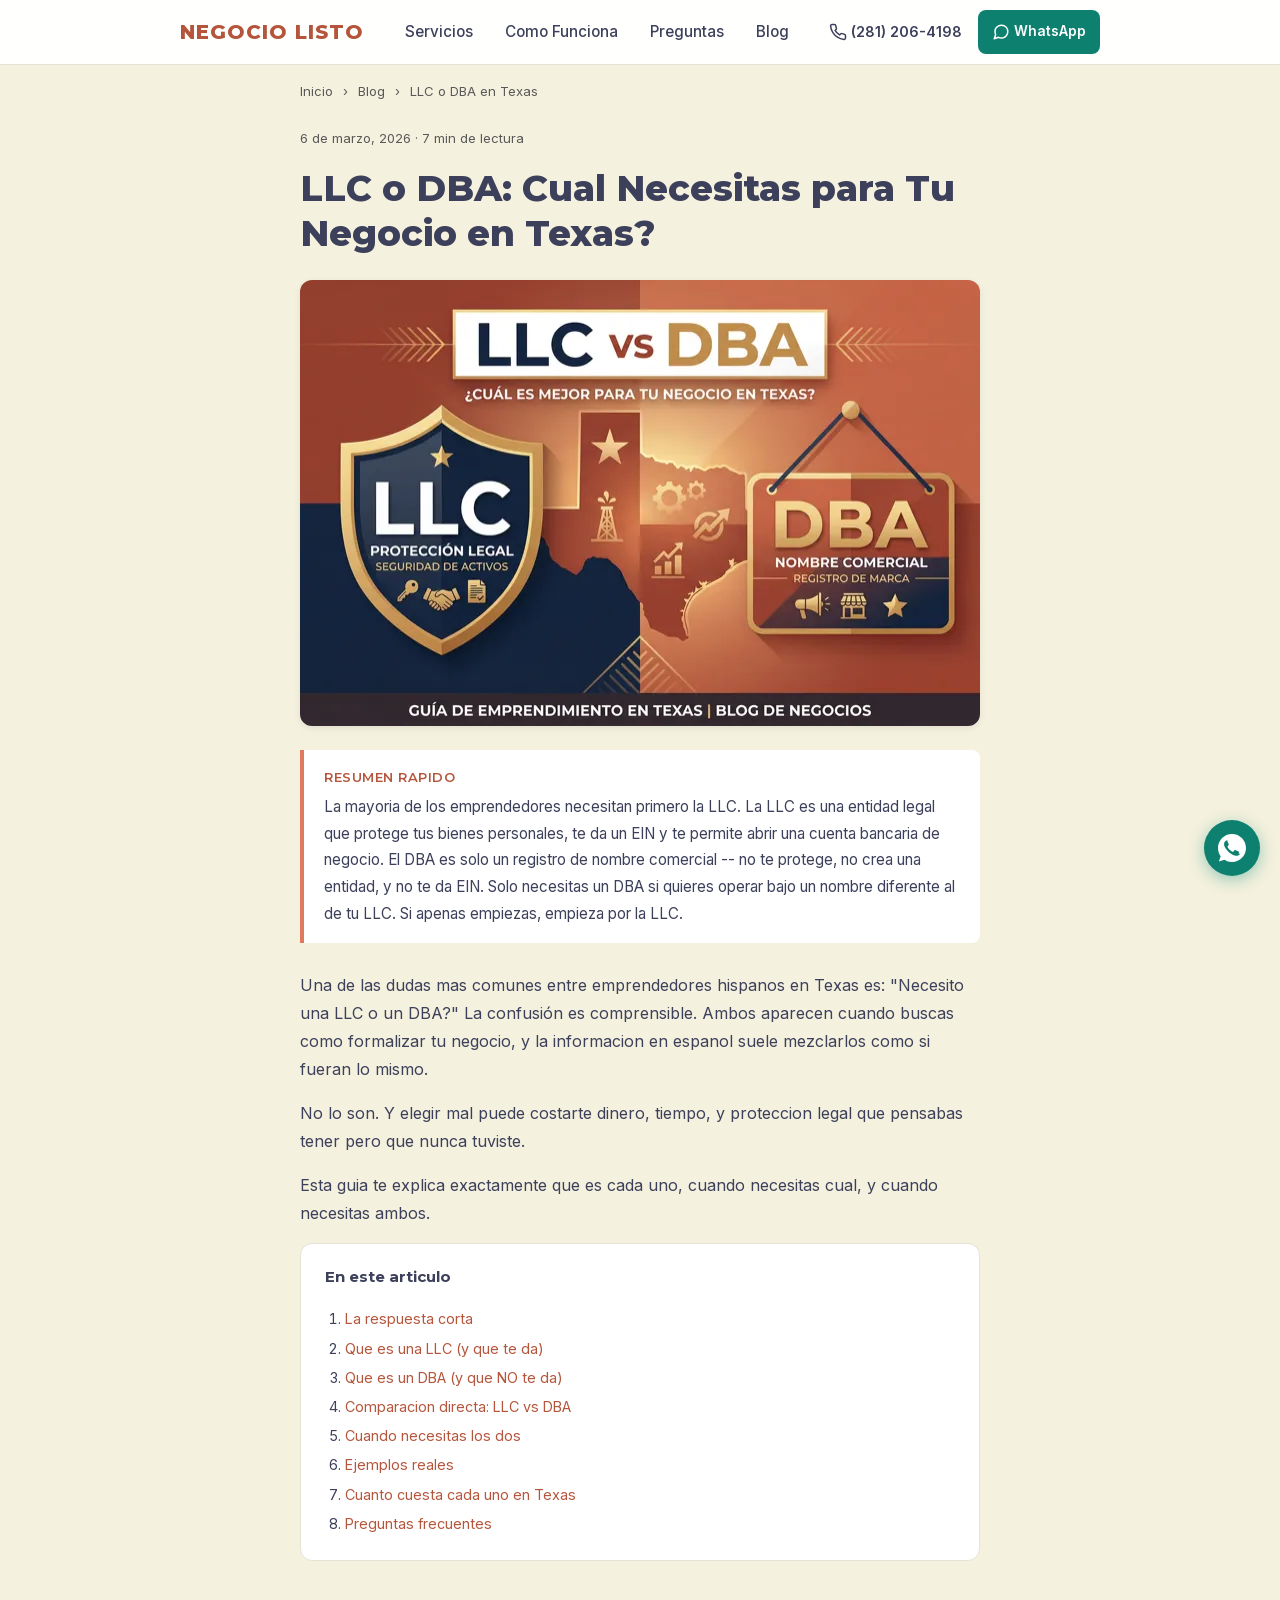
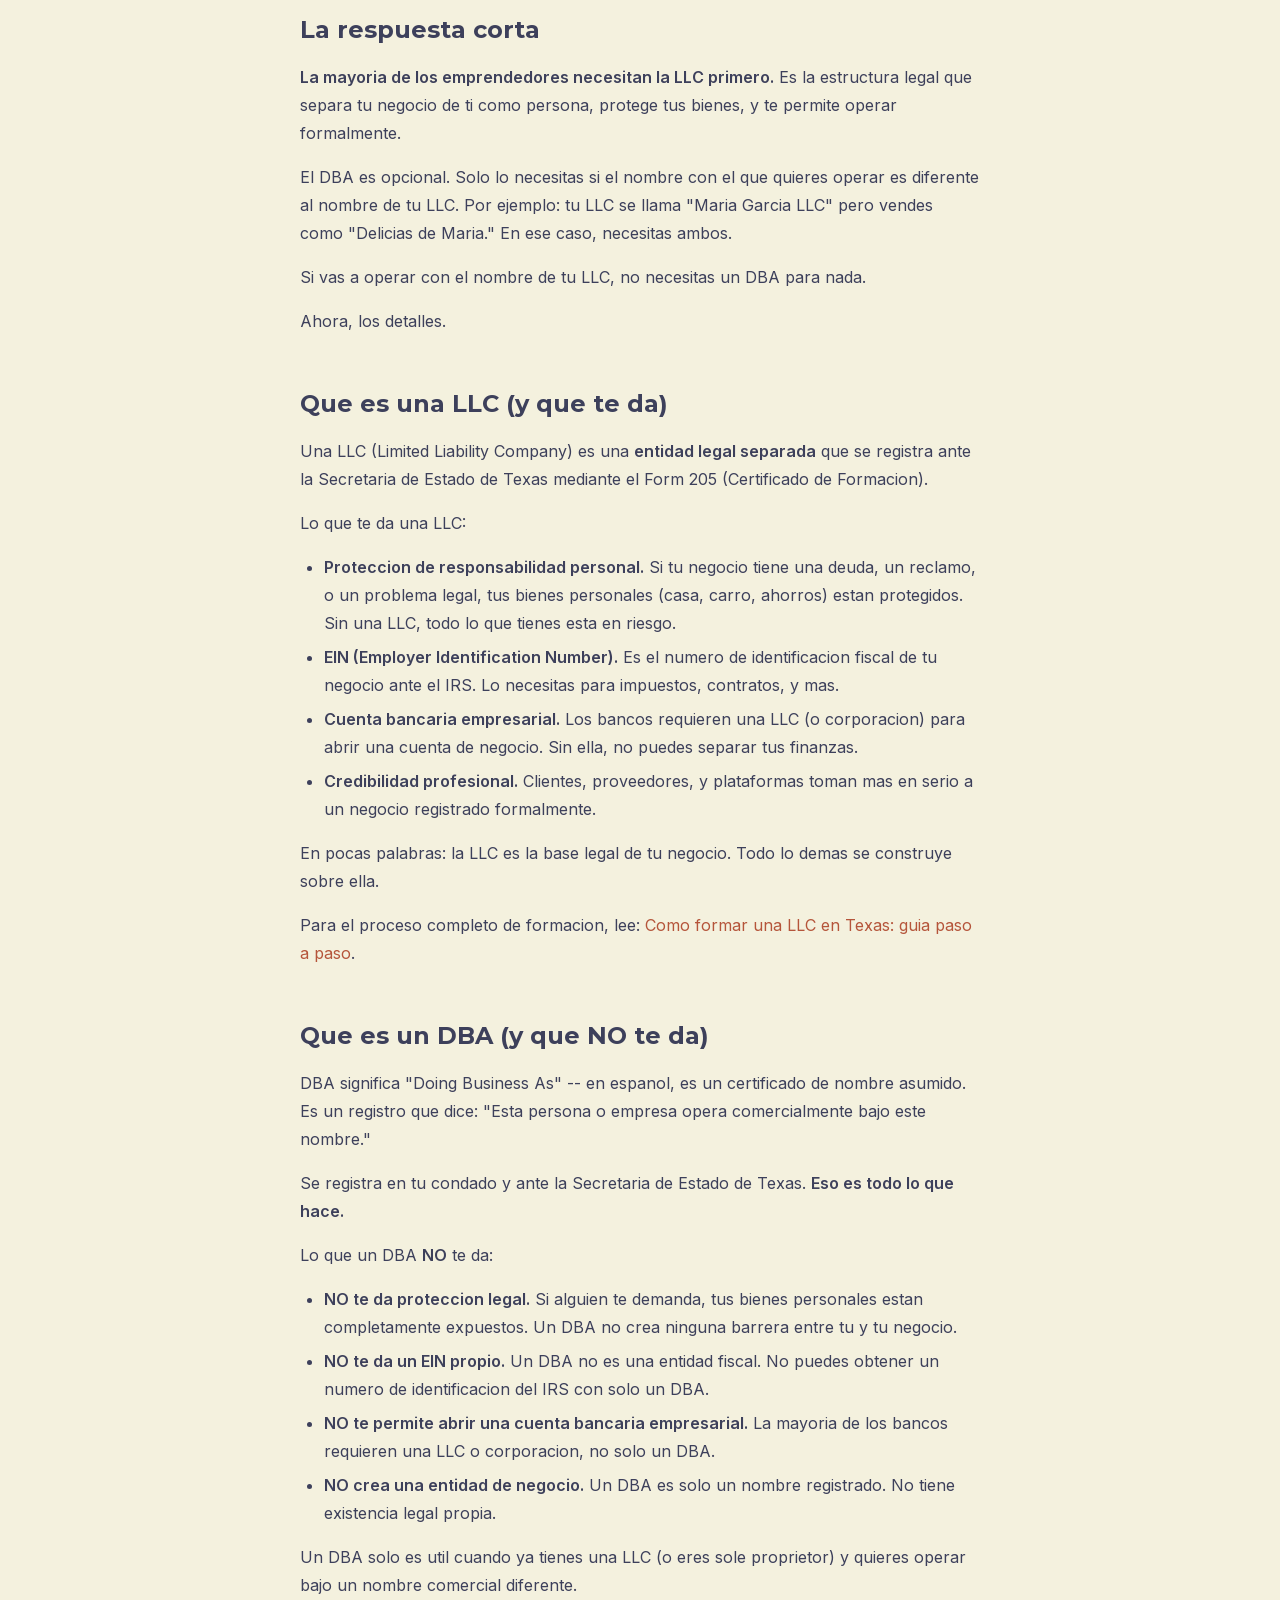
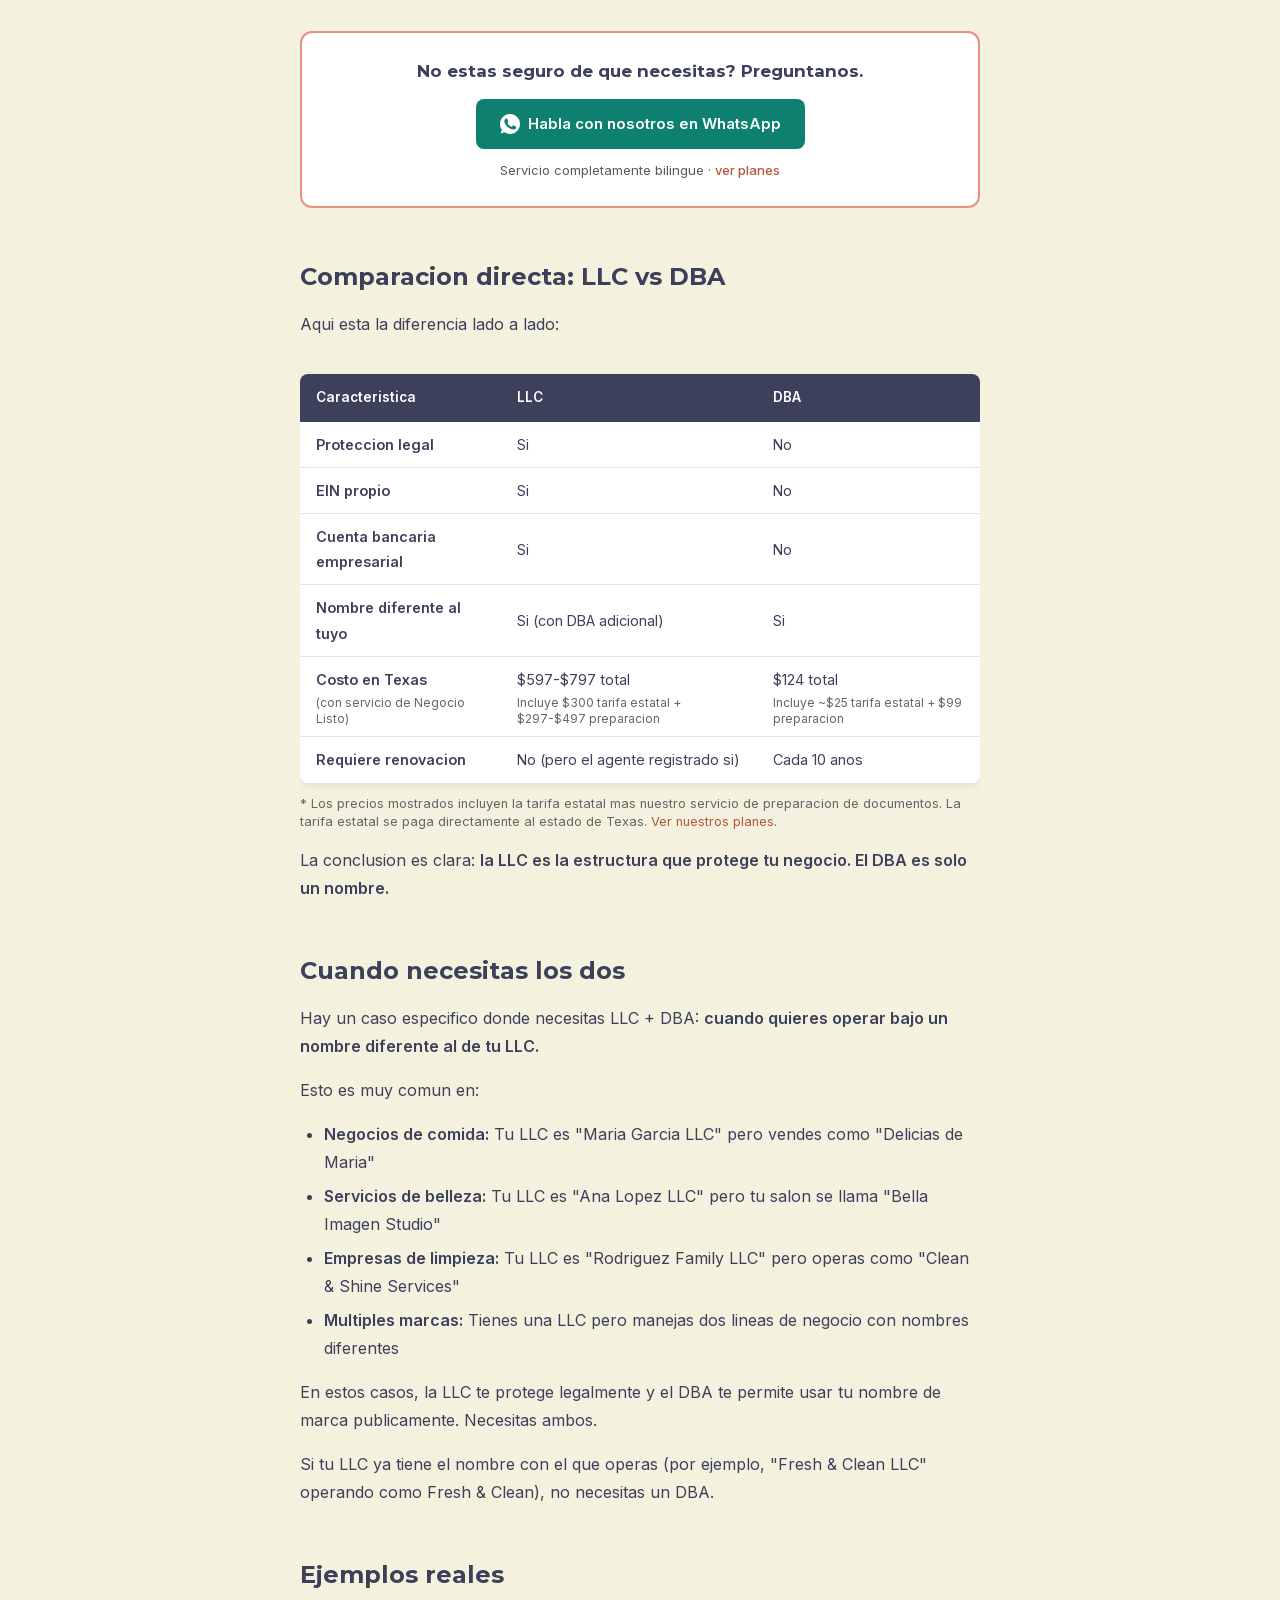
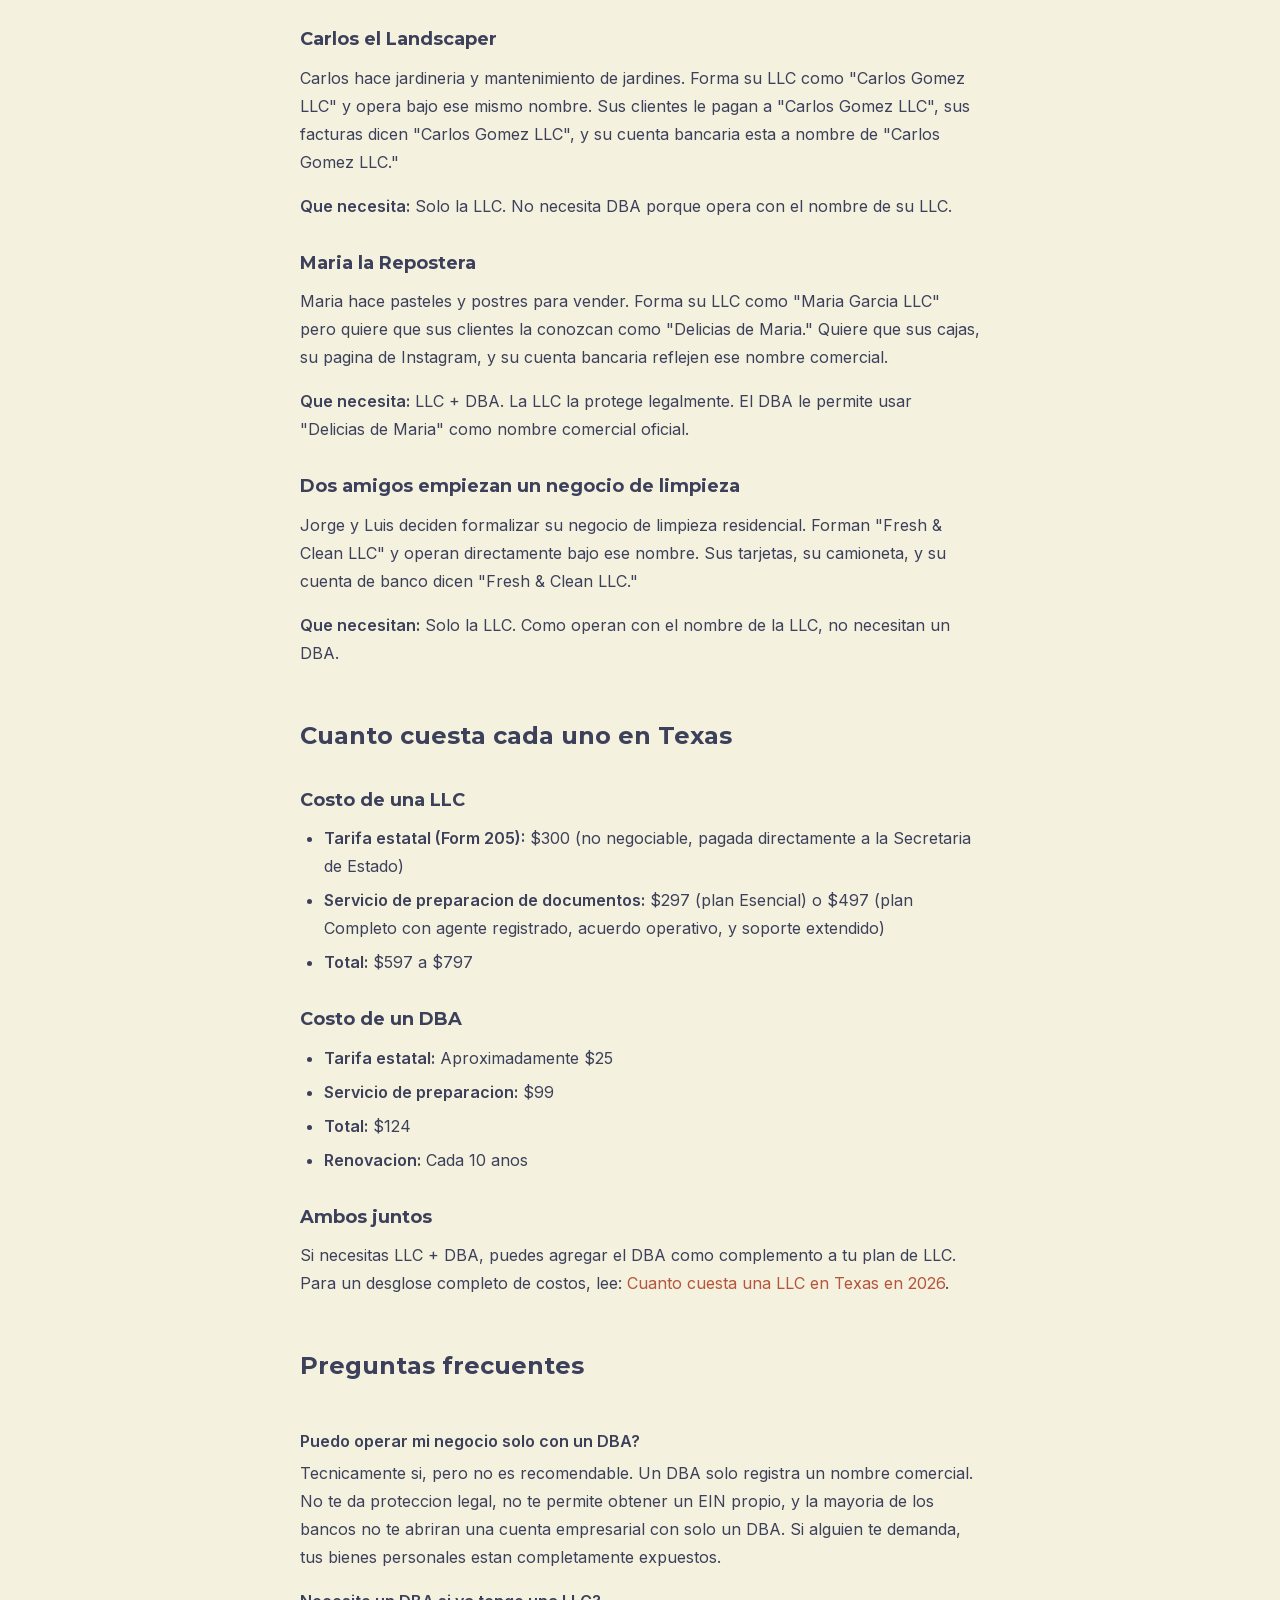
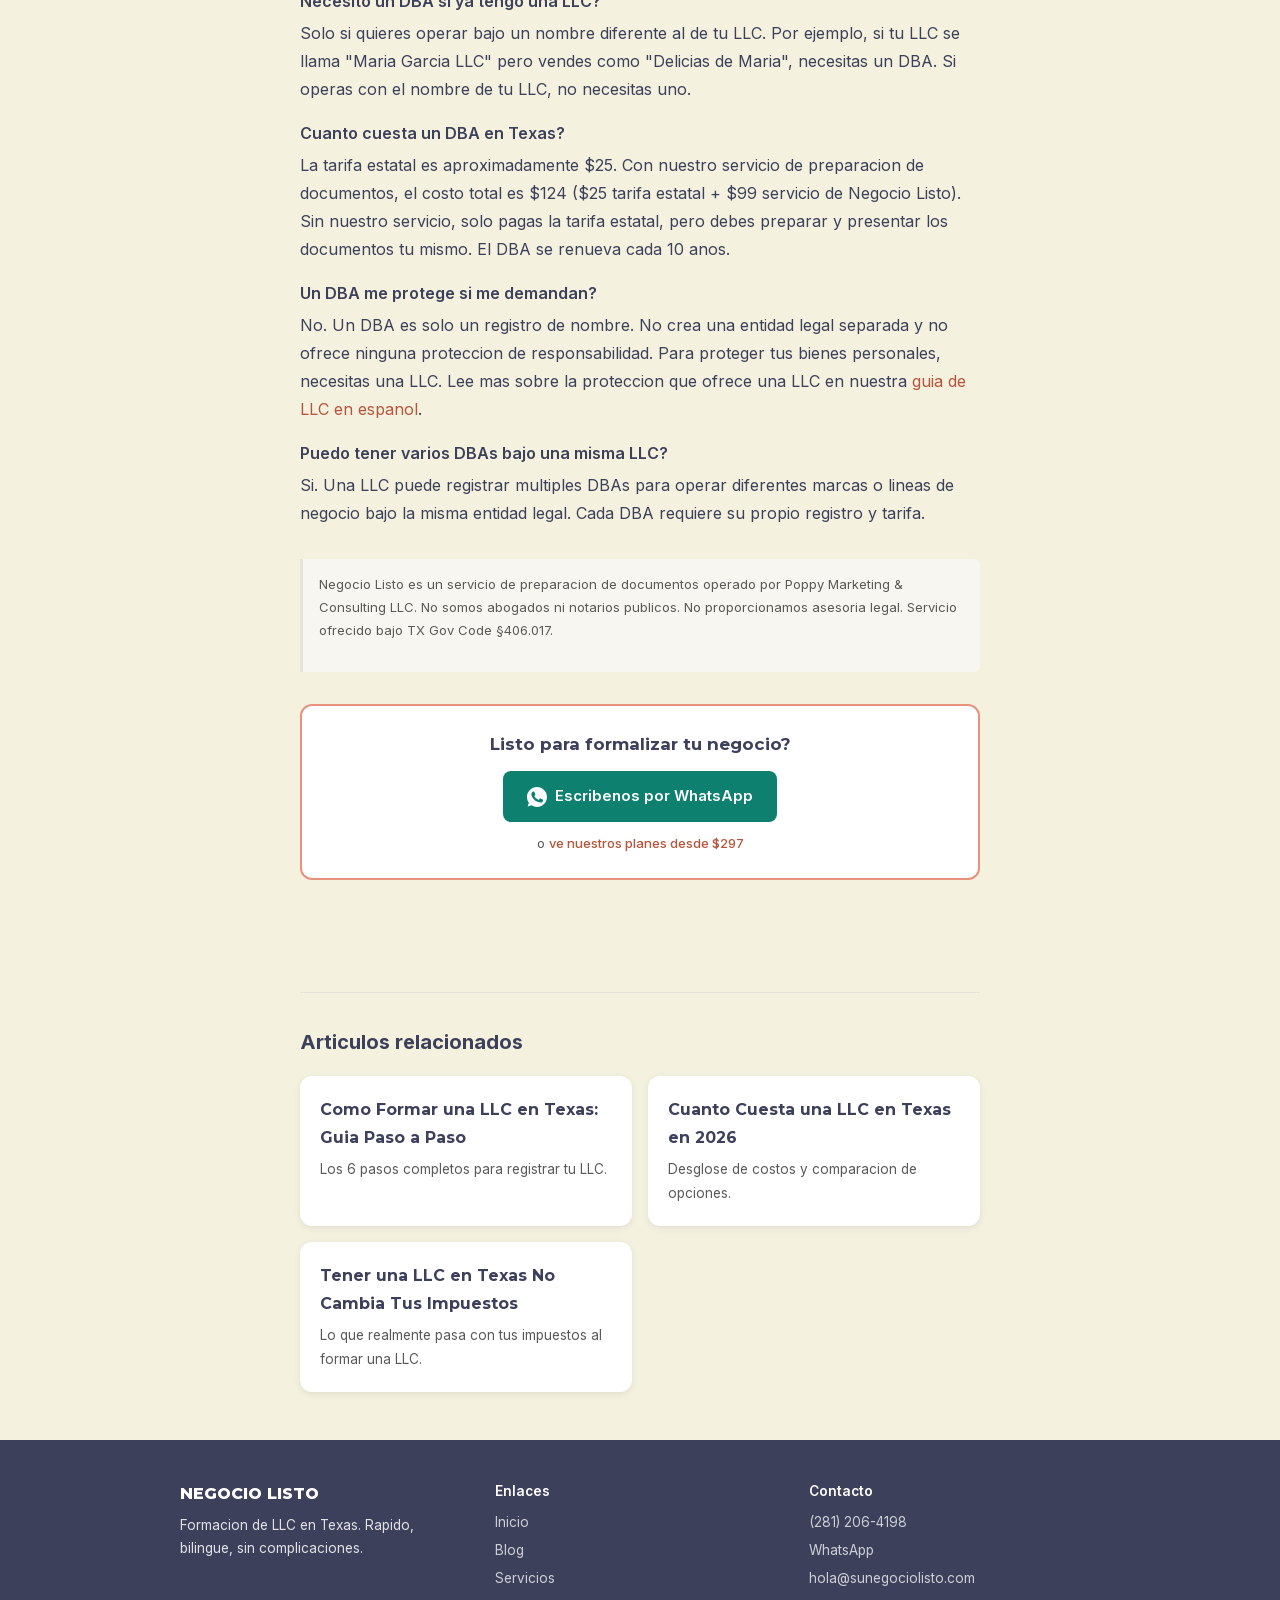
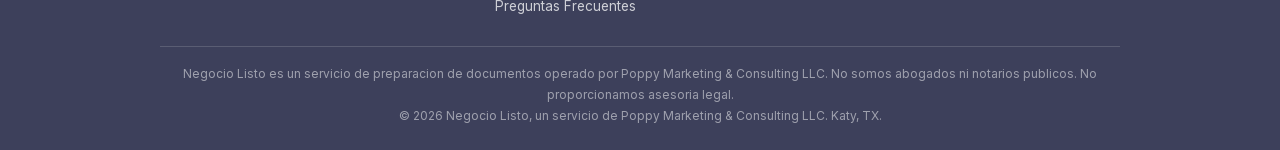
<file: blog/llc-vs-dba-texas.html>
<!DOCTYPE html>
<html lang="es">
<head>
    <!-- Google tag (gtag.js) -->
    <script async src="https://www.googletagmanager.com/gtag/js?id=G-SRQN5S9XG2"></script>
    <script>
      window.dataLayer = window.dataLayer || [];
      function gtag(){dataLayer.push(arguments);}
      gtag('js', new Date());
      gtag('config', 'G-SRQN5S9XG2');
      gtag('config', 'AW-17962571856');
    </script>
    <!-- Meta Pixel -->
    <script>
    !function(f,b,e,v,n,t,s){if(f.fbq)return;n=f.fbq=function(){n.callMethod?
    n.callMethod.apply(n,arguments):n.queue.push(arguments)};if(!f._fbq)f._fbq=n;
    n.push=n;n.loaded=!0;n.version='2.0';n.queue=[];t=b.createElement(e);t.async=!0;
    t.src=v;s=b.getElementsByTagName(e)[0];s.parentNode.insertBefore(t,s)}(window,
    document,'script','https://connect.facebook.net/en_US/fbevents.js');
    fbq('set', 'autoConfig', 'false', '4319991371651967');
    fbq('init', '4319991371651967');
    fbq('track', 'PageView');
    </script>
    <script>
    document.addEventListener('click',function(e){var a=e.target.closest('a');if(a&&(a.href.indexOf('wa.me')!==-1||a.href.indexOf('tel:')===0)){fbq('track','Lead')}});
    </script>
    <noscript><img height="1" width="1" style="display:none" alt="" src="https://www.facebook.com/tr?id=4319991371651967&ev=PageView&noscript=1"/></noscript>

    <meta charset="UTF-8">
    <meta name="viewport" content="width=device-width, initial-scale=1.0">
    <title>LLC vs DBA en Texas: Cual Necesitas? | Negocio Listo</title>
    <meta name="description" content="Entiende la diferencia entre LLC y DBA en Texas. Cual te protege, cual es solo un nombre, y cuando necesitas ambos. Explicado en espanol simple.">
    <meta name="robots" content="index, follow, max-snippet:-1, max-image-preview:large">
    <link rel="canonical" href="https://www.sunegociolisto.com/blog/llc-vs-dba-texas">

    <!-- OG -->
    <meta property="og:title" content="LLC o DBA: Cual Necesitas para Tu Negocio en Texas?">
    <meta property="og:description" content="Entiende la diferencia entre LLC y DBA en Texas. Cual te protege, cual es solo un nombre, y cuando necesitas ambos.">
    <meta property="og:url" content="https://www.sunegociolisto.com/blog/llc-vs-dba-texas">
    <meta property="og:type" content="article">
    <meta property="og:locale" content="es_US">
    <meta property="og:site_name" content="Negocio Listo">
    <meta property="og:image" content="https://www.sunegociolisto.com/images/blog/llc_vs_dba.png">
    <meta property="article:published_time" content="2026-03-06">

    <link rel="icon" type="image/svg+xml" href="/favicon.svg">
    <link rel="icon" type="image/png" href="/favicon.png">

    <link rel="preconnect" href="https://www.googletagmanager.com" crossorigin>
    <link rel="preconnect" href="https://connect.facebook.net" crossorigin>
    <link rel="preload" href="/fonts/montserrat-latin.woff2" as="font" type="font/woff2" crossorigin>
    <link rel="preload" href="/fonts/inter-latin.woff2" as="font" type="font/woff2" crossorigin>
    <link rel="stylesheet" href="/blog.css?v=20260306">

    <!-- Schema: Article + FAQPage + BreadcrumbList -->
    <script type="application/ld+json">
    [{
      "@context": "https://schema.org",
      "@type": "Article",
      "headline": "LLC o DBA: Cual Necesitas para Tu Negocio en Texas?",
      "description": "Entiende la diferencia entre LLC y DBA en Texas. Cual te protege, cual es solo un nombre, y cuando necesitas ambos. Explicado en espanol simple.",
      "datePublished": "2026-03-06",
      "dateModified": "2026-03-06",
      "author": {"@type": "Organization", "name": "Negocio Listo"},
      "publisher": {"@type": "Organization", "name": "Negocio Listo", "url": "https://www.sunegociolisto.com", "logo": {"@type": "ImageObject", "url": "https://www.sunegociolisto.com/og-image.png"}},
      "mainEntityOfPage": "https://www.sunegociolisto.com/blog/llc-vs-dba-texas",
      "inLanguage": "es",
      "image": "https://www.sunegociolisto.com/images/blog/llc_vs_dba.png"
    },
    {
      "@context": "https://schema.org",
      "@type": "FAQPage",
      "mainEntity": [
        {"@type": "Question", "name": "Puedo operar mi negocio solo con un DBA?", "acceptedAnswer": {"@type": "Answer", "text": "Tecnicamente si, pero no es recomendable. Un DBA solo registra un nombre comercial. No te da proteccion legal, no te permite obtener un EIN propio, y no te permite abrir una cuenta bancaria empresarial. Si alguien te demanda, tus bienes personales estan en riesgo."}},
        {"@type": "Question", "name": "Necesito un DBA si ya tengo una LLC?", "acceptedAnswer": {"@type": "Answer", "text": "Solo si quieres operar bajo un nombre diferente al de tu LLC. Por ejemplo, si tu LLC se llama 'Maria Garcia LLC' pero vendes como 'Delicias de Maria', necesitas un DBA. Si operas con el nombre de tu LLC, no necesitas uno."}},
        {"@type": "Question", "name": "Cuanto cuesta un DBA en Texas?", "acceptedAnswer": {"@type": "Answer", "text": "La tarifa estatal es aproximadamente $25. Con nuestro servicio de preparacion de documentos, el costo total es $124 ($25 tarifa estatal + $99 servicio de Negocio Listo). Sin nuestro servicio, solo pagas la tarifa estatal, pero debes preparar y presentar los documentos tu mismo. El DBA se renueva cada 10 anos."}},
        {"@type": "Question", "name": "Un DBA me protege si me demandan?", "acceptedAnswer": {"@type": "Answer", "text": "No. Un DBA es solo un registro de nombre. No crea una entidad legal separada y no ofrece ninguna proteccion de responsabilidad. Para proteger tus bienes personales, necesitas una LLC."}},
        {"@type": "Question", "name": "Puedo tener varios DBAs bajo una misma LLC?", "acceptedAnswer": {"@type": "Answer", "text": "Si. Una LLC puede registrar multiples DBAs para operar diferentes marcas o lineas de negocio bajo la misma entidad legal. Cada DBA requiere su propio registro y tarifa."}}
      ]
    },
    {
      "@context": "https://schema.org",
      "@type": "BreadcrumbList",
      "itemListElement": [
        {"@type": "ListItem", "position": 1, "name": "Inicio", "item": "https://www.sunegociolisto.com/"},
        {"@type": "ListItem", "position": 2, "name": "Blog", "item": "https://www.sunegociolisto.com/blog/"},
        {"@type": "ListItem", "position": 3, "name": "LLC o DBA en Texas"}
      ]
    }]
    </script>
</head>
<body>

    <header class="header" id="header">
        <div class="header-container">
            <a href="/" class="logo"><span class="logo-text">NEGOCIO LISTO</span></a>
            <nav class="nav-desktop">
                <a href="/#servicios">Servicios</a>
                <a href="/#como-funciona">Como Funciona</a>
                <a href="/#preguntas">Preguntas</a>
                <a href="/blog/">Blog</a>
            </nav>
            <div class="header-actions">
                <a href="tel:+12812064198" class="header-phone" aria-label="Llamar">
                    <svg class="icon-sm" width="18" height="18" viewBox="0 0 24 24" fill="none" stroke="currentColor" stroke-width="2" stroke-linecap="round" stroke-linejoin="round"><path d="M22 16.92v3a2 2 0 01-2.18 2 19.79 19.79 0 01-8.63-3.07 19.5 19.5 0 01-6-6 19.79 19.79 0 01-3.07-8.67A2 2 0 014.11 2h3a2 2 0 012 1.72c.127.96.361 1.903.7 2.81a2 2 0 01-.45 2.11L8.09 9.91a16 16 0 006 6l1.27-1.27a2 2 0 012.11-.45c.907.339 1.85.573 2.81.7A2 2 0 0122 16.92z"/></svg>
                    <span class="phone-text">(281) 206-4198</span>
                </a>
                <a href="https://wa.me/12814754458" class="btn-whatsapp-header" target="_blank" rel="noopener" aria-label="WhatsApp">
                    <svg class="icon-sm" width="18" height="18" viewBox="0 0 24 24" fill="none" stroke="currentColor" stroke-width="2" stroke-linecap="round" stroke-linejoin="round"><path d="M21 11.5a8.38 8.38 0 01-.9 3.8 8.5 8.5 0 01-7.6 4.7 8.38 8.38 0 01-3.8-.9L3 21l1.9-5.7a8.38 8.38 0 01-.9-3.8 8.5 8.5 0 014.7-7.6 8.38 8.38 0 013.8-.9h.5a8.48 8.48 0 018 8v.5z"/></svg>
                    <span class="wa-text">WhatsApp</span>
                </a>
                <button class="hamburger" id="hamburger" aria-label="Menu">
                    <svg width="24" height="24" viewBox="0 0 24 24" fill="none" stroke="currentColor" stroke-width="2" stroke-linecap="round" stroke-linejoin="round"><line x1="3" y1="12" x2="21" y2="12"/><line x1="3" y1="6" x2="21" y2="6"/><line x1="3" y1="18" x2="21" y2="18"/></svg>
                </button>
            </div>
        </div>
        <nav class="nav-mobile" id="navMobile">
            <a href="/#servicios">Servicios</a>
            <a href="/#como-funciona">Como Funciona</a>
            <a href="/#preguntas">Preguntas</a>
            <a href="/blog/">Blog</a>
            <div class="nav-mobile-contact">
                <a href="tel:+12812064198" class="nav-contact-link">
                    <svg class="icon-sm" width="18" height="18" viewBox="0 0 24 24" fill="none" stroke="currentColor" stroke-width="2" stroke-linecap="round" stroke-linejoin="round"><path d="M22 16.92v3a2 2 0 01-2.18 2 19.79 19.79 0 01-8.63-3.07 19.5 19.5 0 01-6-6 19.79 19.79 0 01-3.07-8.67A2 2 0 014.11 2h3a2 2 0 012 1.72c.127.96.361 1.903.7 2.81a2 2 0 01-.45 2.11L8.09 9.91a16 16 0 006 6l1.27-1.27a2 2 0 012.11-.45c.907.339 1.85.573 2.81.7A2 2 0 0122 16.92z"/></svg>
                    (281) 206-4198
                </a>
                <a href="https://wa.me/12814754458" class="nav-contact-link nav-contact-whatsapp" target="_blank" rel="noopener">
                    <svg class="icon-sm" width="18" height="18" viewBox="0 0 24 24" fill="none" stroke="currentColor" stroke-width="2" stroke-linecap="round" stroke-linejoin="round"><path d="M21 11.5a8.38 8.38 0 01-.9 3.8 8.5 8.5 0 01-7.6 4.7 8.38 8.38 0 01-3.8-.9L3 21l1.9-5.7a8.38 8.38 0 01-.9-3.8 8.5 8.5 0 014.7-7.6 8.38 8.38 0 013.8-.9h.5a8.48 8.48 0 018 8v.5z"/></svg>
                    WhatsApp
                </a>
            </div>
        </nav>
    </header>
    <script>document.getElementById('hamburger').addEventListener('click',function(e){e.stopPropagation();document.getElementById('navMobile').classList.toggle('open')});document.addEventListener('click',function(e){var n=document.getElementById('navMobile'),h=document.getElementById('hamburger');if(!n.contains(e.target)&&!h.contains(e.target))n.classList.remove('open')});window.addEventListener('scroll',function(){document.getElementById('header').classList.toggle('scrolled',window.scrollY>20)})</script>

    <main class="container">
        <nav class="breadcrumb">
            <a href="/">Inicio</a> <span>&rsaquo;</span> <a href="/blog/">Blog</a> <span>&rsaquo;</span> LLC o DBA en Texas
        </nav>

        <article class="article">
            <p class="post-meta">6 de marzo, 2026 &middot; 7 min de lectura</p>
            <h1>LLC o DBA: Cual Necesitas para Tu Negocio en Texas?</h1>

            <picture>
                <source srcset="/images/blog/llc_vs_dba.webp" type="image/webp">
                <img src="/images/blog/llc_vs_dba.png" alt="Comparacion visual entre LLC y DBA en Texas: iconos de proteccion legal, documentos y nombre comercial con texto explicativo en espanol" class="article-hero" width="800" height="446" loading="eager">
            </picture>

            <div class="tldr">
                <strong>Resumen rapido</strong>
                <p>La mayoria de los emprendedores necesitan primero la LLC. La LLC es una entidad legal que protege tus bienes personales, te da un EIN y te permite abrir una cuenta bancaria de negocio. El DBA es solo un registro de nombre comercial -- no te protege, no crea una entidad, y no te da EIN. Solo necesitas un DBA si quieres operar bajo un nombre diferente al de tu LLC. Si apenas empiezas, empieza por la LLC.</p>
            </div>

            <p>Una de las dudas mas comunes entre emprendedores hispanos en Texas es: "Necesito una LLC o un DBA?" La confusi&oacute;n es comprensible. Ambos aparecen cuando buscas como formalizar tu negocio, y la informacion en espanol suele mezclarlos como si fueran lo mismo.</p>

            <p>No lo son. Y elegir mal puede costarte dinero, tiempo, y proteccion legal que pensabas tener pero que nunca tuviste.</p>

            <p>Esta guia te explica exactamente que es cada uno, cuando necesitas cual, y cuando necesitas ambos.</p>

            <div class="toc">
                <p class="toc-title">En este articulo</p>
                <ol>
                    <li><a href="#respuesta-corta">La respuesta corta</a></li>
                    <li><a href="#que-es-llc">Que es una LLC (y que te da)</a></li>
                    <li><a href="#que-es-dba">Que es un DBA (y que NO te da)</a></li>
                    <li><a href="#comparacion">Comparacion directa: LLC vs DBA</a></li>
                    <li><a href="#cuando-ambos">Cuando necesitas los dos</a></li>
                    <li><a href="#ejemplos">Ejemplos reales</a></li>
                    <li><a href="#costos">Cuanto cuesta cada uno en Texas</a></li>
                    <li><a href="#faq">Preguntas frecuentes</a></li>
                </ol>
            </div>

            <h2 id="respuesta-corta">La respuesta corta</h2>

            <p><strong>La mayoria de los emprendedores necesitan la LLC primero.</strong> Es la estructura legal que separa tu negocio de ti como persona, protege tus bienes, y te permite operar formalmente.</p>

            <p>El DBA es opcional. Solo lo necesitas si el nombre con el que quieres operar es diferente al nombre de tu LLC. Por ejemplo: tu LLC se llama "Maria Garcia LLC" pero vendes como "Delicias de Maria." En ese caso, necesitas ambos.</p>

            <p>Si vas a operar con el nombre de tu LLC, no necesitas un DBA para nada.</p>

            <p>Ahora, los detalles.</p>

            <h2 id="que-es-llc">Que es una LLC (y que te da)</h2>

            <p>Una LLC (Limited Liability Company) es una <strong>entidad legal separada</strong> que se registra ante la Secretaria de Estado de Texas mediante el Form 205 (Certificado de Formacion).</p>

            <p>Lo que te da una LLC:</p>

            <ul>
                <li><strong>Proteccion de responsabilidad personal.</strong> Si tu negocio tiene una deuda, un reclamo, o un problema legal, tus bienes personales (casa, carro, ahorros) estan protegidos. Sin una LLC, todo lo que tienes esta en riesgo.</li>
                <li><strong>EIN (Employer Identification Number).</strong> Es el numero de identificacion fiscal de tu negocio ante el IRS. Lo necesitas para impuestos, contratos, y mas.</li>
                <li><strong>Cuenta bancaria empresarial.</strong> Los bancos requieren una LLC (o corporacion) para abrir una cuenta de negocio. Sin ella, no puedes separar tus finanzas.</li>
                <li><strong>Credibilidad profesional.</strong> Clientes, proveedores, y plataformas toman mas en serio a un negocio registrado formalmente.</li>
            </ul>

            <p>En pocas palabras: la LLC es la base legal de tu negocio. Todo lo demas se construye sobre ella.</p>

            <p>Para el proceso completo de formacion, lee: <a href="/blog/como-formar-llc-en-texas">Como formar una LLC en Texas: guia paso a paso</a>.</p>

            <h2 id="que-es-dba">Que es un DBA (y que NO te da)</h2>

            <p>DBA significa "Doing Business As" -- en espanol, es un certificado de nombre asumido. Es un registro que dice: "Esta persona o empresa opera comercialmente bajo este nombre."</p>

            <p>Se registra en tu condado y ante la Secretaria de Estado de Texas. <strong>Eso es todo lo que hace.</strong></p>

            <p>Lo que un DBA <strong>NO</strong> te da:</p>

            <ul>
                <li><strong>NO te da proteccion legal.</strong> Si alguien te demanda, tus bienes personales estan completamente expuestos. Un DBA no crea ninguna barrera entre tu y tu negocio.</li>
                <li><strong>NO te da un EIN propio.</strong> Un DBA no es una entidad fiscal. No puedes obtener un numero de identificacion del IRS con solo un DBA.</li>
                <li><strong>NO te permite abrir una cuenta bancaria empresarial.</strong> La mayoria de los bancos requieren una LLC o corporacion, no solo un DBA.</li>
                <li><strong>NO crea una entidad de negocio.</strong> Un DBA es solo un nombre registrado. No tiene existencia legal propia.</li>
            </ul>

            <p>Un DBA solo es util cuando ya tienes una LLC (o eres sole proprietor) y quieres operar bajo un nombre comercial diferente.</p>

            <div class="cta-box">
                <p>No estas seguro de que necesitas? Preguntanos.</p>
                <a href="https://wa.me/12814754458" class="btn-wa" target="_blank" rel="noopener">
                    <svg viewBox="0 0 24 24" width="20" height="20" fill="white"><path d="M12.004 0C5.376 0 0 5.382 0 12.003c0 2.626.846 5.058 2.284 7.034L.79 23.468l4.588-1.468A11.947 11.947 0 0012.004 24C18.627 24 24 18.618 24 12.003S18.627 0 12.004 0zm7.013 16.961c-.293.825-1.712 1.528-2.361 1.6-.596.066-1.346.093-2.172-.136a19.87 19.87 0 01-1.967-.728c-3.46-1.497-5.72-5.015-5.895-5.247-.174-.233-1.419-1.889-1.419-3.602s.897-2.556 1.217-2.906c.32-.35.696-.437.928-.437.232 0 .463.002.666.012.214.01.501-.081.784.599.293.699.991 2.421 1.079 2.595.087.174.145.378.029.609-.116.232-.174.378-.348.582-.174.206-.366.458-.522.615-.174.174-.356.363-.153.712.203.348.9 1.485 1.932 2.405 1.326 1.182 2.444 1.548 2.792 1.722.348.174.552.145.754-.087.203-.232.869-1.013 1.1-1.362.232-.35.463-.291.783-.174.319.116 2.03.957 2.378 1.131.348.174.58.261.666.406.087.145.087.846-.206 1.671z"/></svg>
                    Habla con nosotros en WhatsApp
                </a>
                <span class="cta-secondary">Servicio completamente bilingue &middot; <a href="/#servicios">ver planes</a></span>
            </div>

            <h2 id="comparacion">Comparacion directa: LLC vs DBA</h2>

            <p>Aqui esta la diferencia lado a lado:</p>

            <div class="table-wrap">
                <table>
                    <thead>
                        <tr>
                            <th>Caracteristica</th>
                            <th>LLC</th>
                            <th>DBA</th>
                        </tr>
                    </thead>
                    <tbody>
                        <tr>
                            <td><strong>Proteccion legal</strong></td>
                            <td>Si</td>
                            <td>No</td>
                        </tr>
                        <tr>
                            <td><strong>EIN propio</strong></td>
                            <td>Si</td>
                            <td>No</td>
                        </tr>
                        <tr>
                            <td><strong>Cuenta bancaria empresarial</strong></td>
                            <td>Si</td>
                            <td>No</td>
                        </tr>
                        <tr>
                            <td><strong>Nombre diferente al tuyo</strong></td>
                            <td>Si (con DBA adicional)</td>
                            <td>Si</td>
                        </tr>
                        <tr>
                            <td><strong>Costo en Texas</strong><span class="table-subtext">(con servicio de Negocio Listo)</span></td>
                            <td>$597-$797 total<span class="table-subtext">Incluye $300 tarifa estatal + $297-$497 preparacion</span></td>
                            <td>$124 total<span class="table-subtext">Incluye ~$25 tarifa estatal + $99 preparacion</span></td>
                        </tr>
                        <tr>
                            <td><strong>Requiere renovacion</strong></td>
                            <td>No (pero el agente registrado si)</td>
                            <td>Cada 10 anos</td>
                        </tr>
                    </tbody>
                </table>
            </div>

            <p class="table-note">* Los precios mostrados incluyen la tarifa estatal mas nuestro servicio de preparacion de documentos. La tarifa estatal se paga directamente al estado de Texas. <a href="/#servicios">Ver nuestros planes</a>.</p>

            <p>La conclusion es clara: <strong>la LLC es la estructura que protege tu negocio. El DBA es solo un nombre.</strong></p>

            <h2 id="cuando-ambos">Cuando necesitas los dos</h2>

            <p>Hay un caso especifico donde necesitas LLC + DBA: <strong>cuando quieres operar bajo un nombre diferente al de tu LLC.</strong></p>

            <p>Esto es muy comun en:</p>

            <ul>
                <li><strong>Negocios de comida:</strong> Tu LLC es "Maria Garcia LLC" pero vendes como "Delicias de Maria"</li>
                <li><strong>Servicios de belleza:</strong> Tu LLC es "Ana Lopez LLC" pero tu salon se llama "Bella Imagen Studio"</li>
                <li><strong>Empresas de limpieza:</strong> Tu LLC es "Rodriguez Family LLC" pero operas como "Clean & Shine Services"</li>
                <li><strong>Multiples marcas:</strong> Tienes una LLC pero manejas dos lineas de negocio con nombres diferentes</li>
            </ul>

            <p>En estos casos, la LLC te protege legalmente y el DBA te permite usar tu nombre de marca publicamente. Necesitas ambos.</p>

            <p>Si tu LLC ya tiene el nombre con el que operas (por ejemplo, "Fresh & Clean LLC" operando como Fresh & Clean), no necesitas un DBA.</p>

            <h2 id="ejemplos">Ejemplos reales</h2>

            <h3>Carlos el Landscaper</h3>

            <p>Carlos hace jardineria y mantenimiento de jardines. Forma su LLC como "Carlos Gomez LLC" y opera bajo ese mismo nombre. Sus clientes le pagan a "Carlos Gomez LLC", sus facturas dicen "Carlos Gomez LLC", y su cuenta bancaria esta a nombre de "Carlos Gomez LLC."</p>

            <p><strong>Que necesita:</strong> Solo la LLC. No necesita DBA porque opera con el nombre de su LLC.</p>

            <h3>Maria la Repostera</h3>

            <p>Maria hace pasteles y postres para vender. Forma su LLC como "Maria Garcia LLC" pero quiere que sus clientes la conozcan como "Delicias de Maria." Quiere que sus cajas, su pagina de Instagram, y su cuenta bancaria reflejen ese nombre comercial.</p>

            <p><strong>Que necesita:</strong> LLC + DBA. La LLC la protege legalmente. El DBA le permite usar "Delicias de Maria" como nombre comercial oficial.</p>

            <h3>Dos amigos empiezan un negocio de limpieza</h3>

            <p>Jorge y Luis deciden formalizar su negocio de limpieza residencial. Forman "Fresh & Clean LLC" y operan directamente bajo ese nombre. Sus tarjetas, su camioneta, y su cuenta de banco dicen "Fresh & Clean LLC."</p>

            <p><strong>Que necesitan:</strong> Solo la LLC. Como operan con el nombre de la LLC, no necesitan un DBA.</p>

            <h2 id="costos">Cuanto cuesta cada uno en Texas</h2>

            <h3>Costo de una LLC</h3>

            <ul>
                <li><strong>Tarifa estatal (Form 205):</strong> $300 (no negociable, pagada directamente a la Secretaria de Estado)</li>
                <li><strong>Servicio de preparacion de documentos:</strong> $297 (plan Esencial) o $497 (plan Completo con agente registrado, acuerdo operativo, y soporte extendido)</li>
                <li><strong>Total:</strong> $597 a $797</li>
            </ul>

            <h3>Costo de un DBA</h3>

            <ul>
                <li><strong>Tarifa estatal:</strong> Aproximadamente $25</li>
                <li><strong>Servicio de preparacion:</strong> $99</li>
                <li><strong>Total:</strong> $124</li>
                <li><strong>Renovacion:</strong> Cada 10 anos</li>
            </ul>

            <h3>Ambos juntos</h3>

            <p>Si necesitas LLC + DBA, puedes agregar el DBA como complemento a tu plan de LLC. Para un desglose completo de costos, lee: <a href="/blog/cuanto-cuesta-llc-en-texas">Cuanto cuesta una LLC en Texas en 2026</a>.</p>

            <h2 id="faq">Preguntas frecuentes</h2>

            <dl class="faq-section">
                <div class="faq-item">
                    <dt>Puedo operar mi negocio solo con un DBA?</dt>
                    <dd>Tecnicamente si, pero no es recomendable. Un DBA solo registra un nombre comercial. No te da proteccion legal, no te permite obtener un EIN propio, y la mayoria de los bancos no te abriran una cuenta empresarial con solo un DBA. Si alguien te demanda, tus bienes personales estan completamente expuestos.</dd>
                </div>
                <div class="faq-item">
                    <dt>Necesito un DBA si ya tengo una LLC?</dt>
                    <dd>Solo si quieres operar bajo un nombre diferente al de tu LLC. Por ejemplo, si tu LLC se llama "Maria Garcia LLC" pero vendes como "Delicias de Maria", necesitas un DBA. Si operas con el nombre de tu LLC, no necesitas uno.</dd>
                </div>
                <div class="faq-item">
                    <dt>Cuanto cuesta un DBA en Texas?</dt>
                    <dd>La tarifa estatal es aproximadamente $25. Con nuestro servicio de preparacion de documentos, el costo total es $124 ($25 tarifa estatal + $99 servicio de Negocio Listo). Sin nuestro servicio, solo pagas la tarifa estatal, pero debes preparar y presentar los documentos tu mismo. El DBA se renueva cada 10 anos.</dd>
                </div>
                <div class="faq-item">
                    <dt>Un DBA me protege si me demandan?</dt>
                    <dd>No. Un DBA es solo un registro de nombre. No crea una entidad legal separada y no ofrece ninguna proteccion de responsabilidad. Para proteger tus bienes personales, necesitas una LLC. Lee mas sobre la proteccion que ofrece una LLC en nuestra <a href="/blog/llc-en-espanol-texas">guia de LLC en espanol</a>.</dd>
                </div>
                <div class="faq-item">
                    <dt>Puedo tener varios DBAs bajo una misma LLC?</dt>
                    <dd>Si. Una LLC puede registrar multiples DBAs para operar diferentes marcas o lineas de negocio bajo la misma entidad legal. Cada DBA requiere su propio registro y tarifa.</dd>
                </div>
            </dl>

            <div class="legal-disclaimer">
                <p>Negocio Listo es un servicio de preparacion de documentos operado por Poppy Marketing & Consulting LLC. No somos abogados ni notarios publicos. No proporcionamos asesoria legal. Servicio ofrecido bajo TX Gov Code &sect;406.017.</p>
            </div>

            <div class="cta-box">
                <p>Listo para formalizar tu negocio?</p>
                <a href="https://wa.me/12814754458" class="btn-wa" target="_blank" rel="noopener">
                    <svg viewBox="0 0 24 24" width="20" height="20" fill="white"><path d="M12.004 0C5.376 0 0 5.382 0 12.003c0 2.626.846 5.058 2.284 7.034L.79 23.468l4.588-1.468A11.947 11.947 0 0012.004 24C18.627 24 24 18.618 24 12.003S18.627 0 12.004 0zm7.013 16.961c-.293.825-1.712 1.528-2.361 1.6-.596.066-1.346.093-2.172-.136a19.87 19.87 0 01-1.967-.728c-3.46-1.497-5.72-5.015-5.895-5.247-.174-.233-1.419-1.889-1.419-3.602s.897-2.556 1.217-2.906c.32-.35.696-.437.928-.437.232 0 .463.002.666.012.214.01.501-.081.784.599.293.699.991 2.421 1.079 2.595.087.174.145.378.029.609-.116.232-.174.378-.348.582-.174.206-.366.458-.522.615-.174.174-.356.363-.153.712.203.348.9 1.485 1.932 2.405 1.326 1.182 2.444 1.548 2.792 1.722.348.174.552.145.754-.087.203-.232.869-1.013 1.1-1.362.232-.35.463-.291.783-.174.319.116 2.03.957 2.378 1.131.348.174.58.261.666.406.087.145.087.846-.206 1.671z"/></svg>
                    Escribenos por WhatsApp
                </a>
                <span class="cta-secondary">o <a href="/#servicios">ve nuestros planes desde $297</a></span>
            </div>

        </article>

        <section class="related-posts">
            <h2>Articulos relacionados</h2>
            <div class="related-grid">
                <a href="/blog/como-formar-llc-en-texas" class="related-card">
                    <h3>Como Formar una LLC en Texas: Guia Paso a Paso</h3>
                    <p>Los 6 pasos completos para registrar tu LLC.</p>
                </a>
                <a href="/blog/cuanto-cuesta-llc-en-texas" class="related-card">
                    <h3>Cuanto Cuesta una LLC en Texas en 2026</h3>
                    <p>Desglose de costos y comparacion de opciones.</p>
                </a>
                <a href="/blog/llc-impuestos-texas" class="related-card">
                    <h3>Tener una LLC en Texas No Cambia Tus Impuestos</h3>
                    <p>Lo que realmente pasa con tus impuestos al formar una LLC.</p>
                </a>
            </div>
        </section>
    </main>

    <footer class="blog-footer">
        <div class="footer-grid">
            <div>
                <p class="footer-logo">NEGOCIO LISTO</p>
                <p>Formacion de LLC en Texas. Rapido, bilingue, sin complicaciones.</p>
            </div>
            <div>
                <h4>Enlaces</h4>
                <ul>
                    <li><a href="/">Inicio</a></li>
                    <li><a href="/blog/">Blog</a></li>
                    <li><a href="/#servicios">Servicios</a></li>
                    <li><a href="/#preguntas">Preguntas Frecuentes</a></li>
                </ul>
            </div>
            <div>
                <h4>Contacto</h4>
                <ul>
                    <li><a href="tel:+12812064198">(281) 206-4198</a></li>
                    <li><a href="https://wa.me/12814754458" target="_blank" rel="noopener">WhatsApp</a></li>
                    <li><a href="mailto:hola@sunegociolisto.com">hola@sunegociolisto.com</a></li>
                </ul>
            </div>
        </div>
        <div class="footer-disclaimer">
            <p>Negocio Listo es un servicio de preparacion de documentos operado por Poppy Marketing & Consulting LLC. No somos abogados ni notarios publicos. No proporcionamos asesoria legal.</p>
            <p>&copy; 2026 Negocio Listo, un servicio de Poppy Marketing & Consulting LLC. Katy, TX.</p>
        </div>
    </footer>

    <a href="https://wa.me/12814754458" class="whatsapp-float" target="_blank" rel="noopener" aria-label="Chat en WhatsApp">
        <svg viewBox="0 0 32 32" width="28" height="28" fill="white"><path d="M16.004 0h-.008C7.174 0 0 7.176 0 16.004c0 3.502 1.128 6.744 3.046 9.378L1.054 31.29l6.118-1.958a15.907 15.907 0 008.832 2.672C24.826 32 32 24.826 32 16.004S24.826 0 16.004 0zm9.35 22.614c-.39 1.1-2.282 2.038-3.148 2.134-.794.088-1.794.124-2.896-.182a26.494 26.494 0 01-2.622-.97c-4.614-1.996-7.628-6.686-7.86-6.996-.232-.31-1.892-2.518-1.892-4.802s1.196-3.408 1.622-3.874c.426-.466.928-.582 1.236-.582.31 0 .618.002.888.016.286.014.668-.108.1046.798.39.932 1.322 3.228 1.438 3.46.116.232.194.504.038.812-.154.31-.232.504-.464.776-.232.274-.488.61-.696.82-.232.232-.474.484-.204.95.27.464 1.2 1.98 2.576 3.206 1.768 1.576 3.258 2.064 3.722 2.296.464.232.736.194.1006-.116.27-.31 1.158-1.35 1.466-1.816.31-.466.618-.388 1.044-.232.426.154 2.706 1.276 3.17 1.508.464.232.774.348.888.542.116.194.116 1.128-.274 2.228z"/></svg>
    </a>

</body>
</html>
</file>
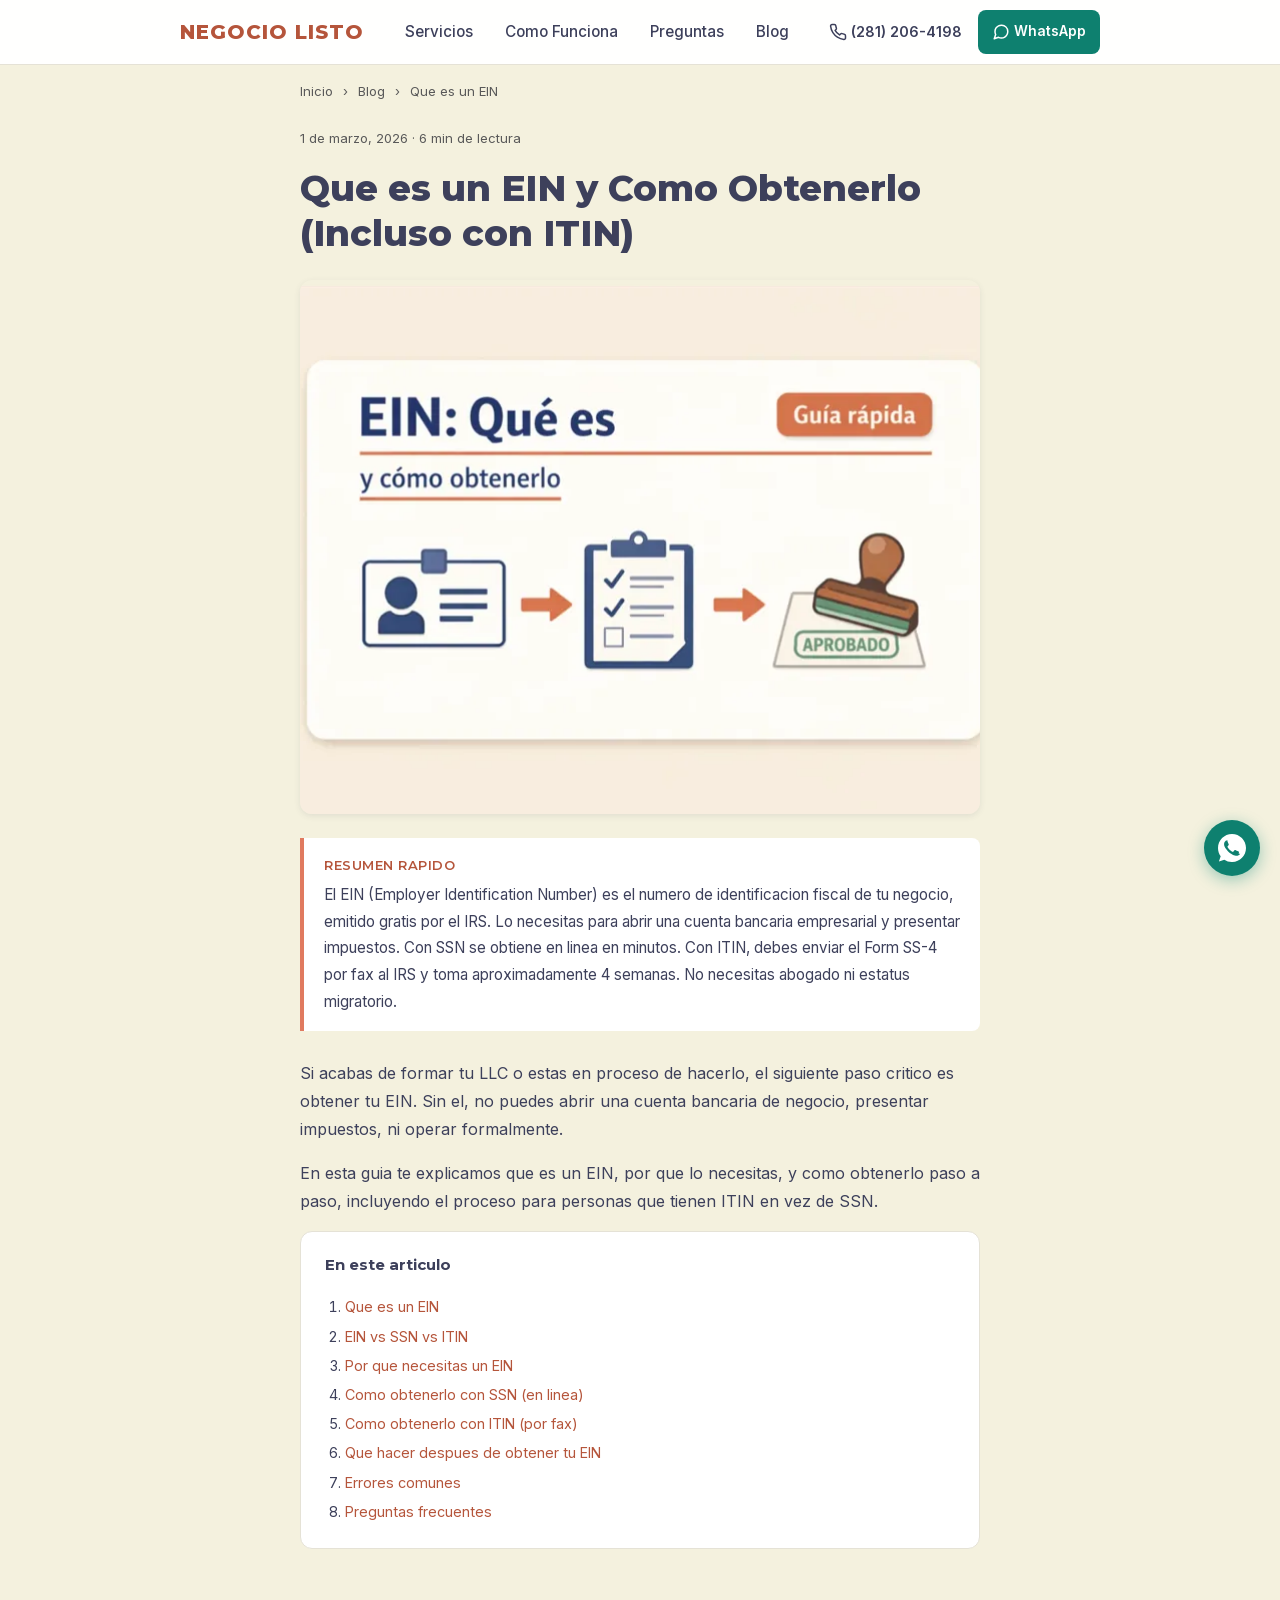
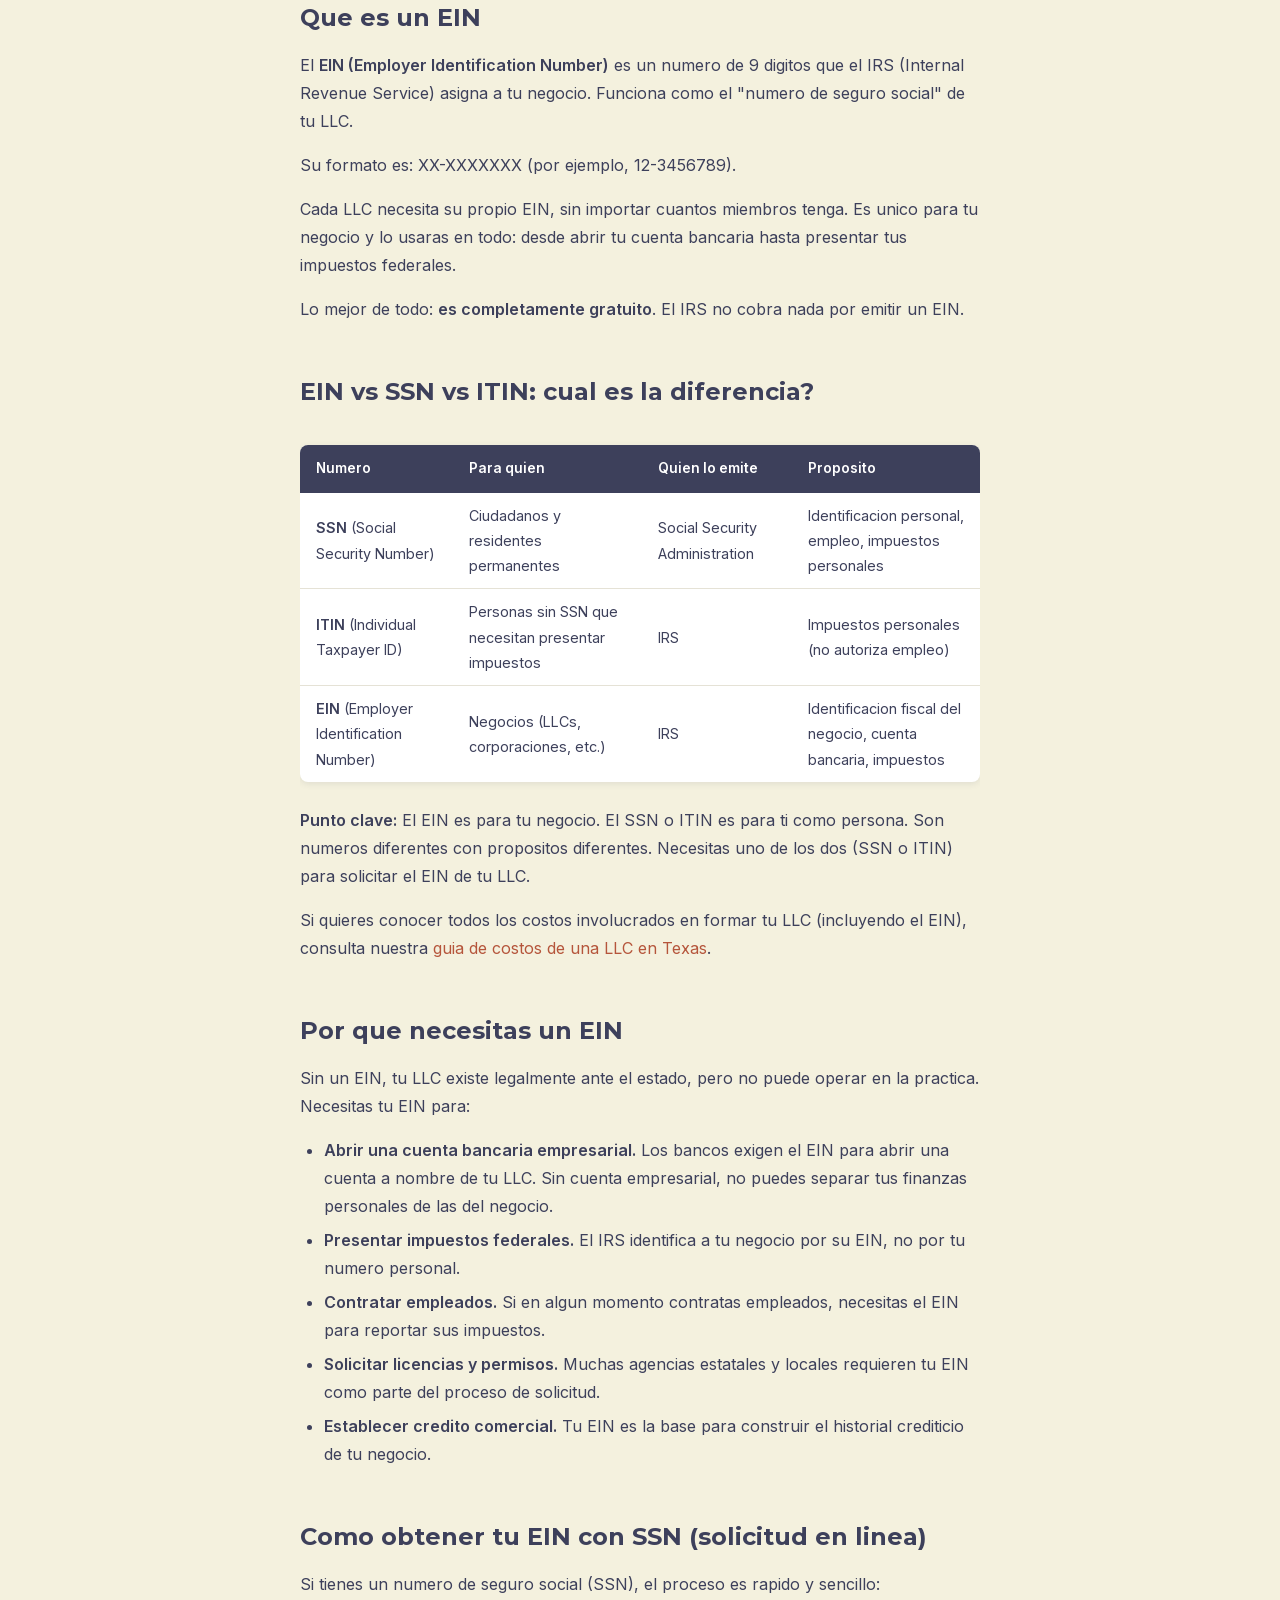
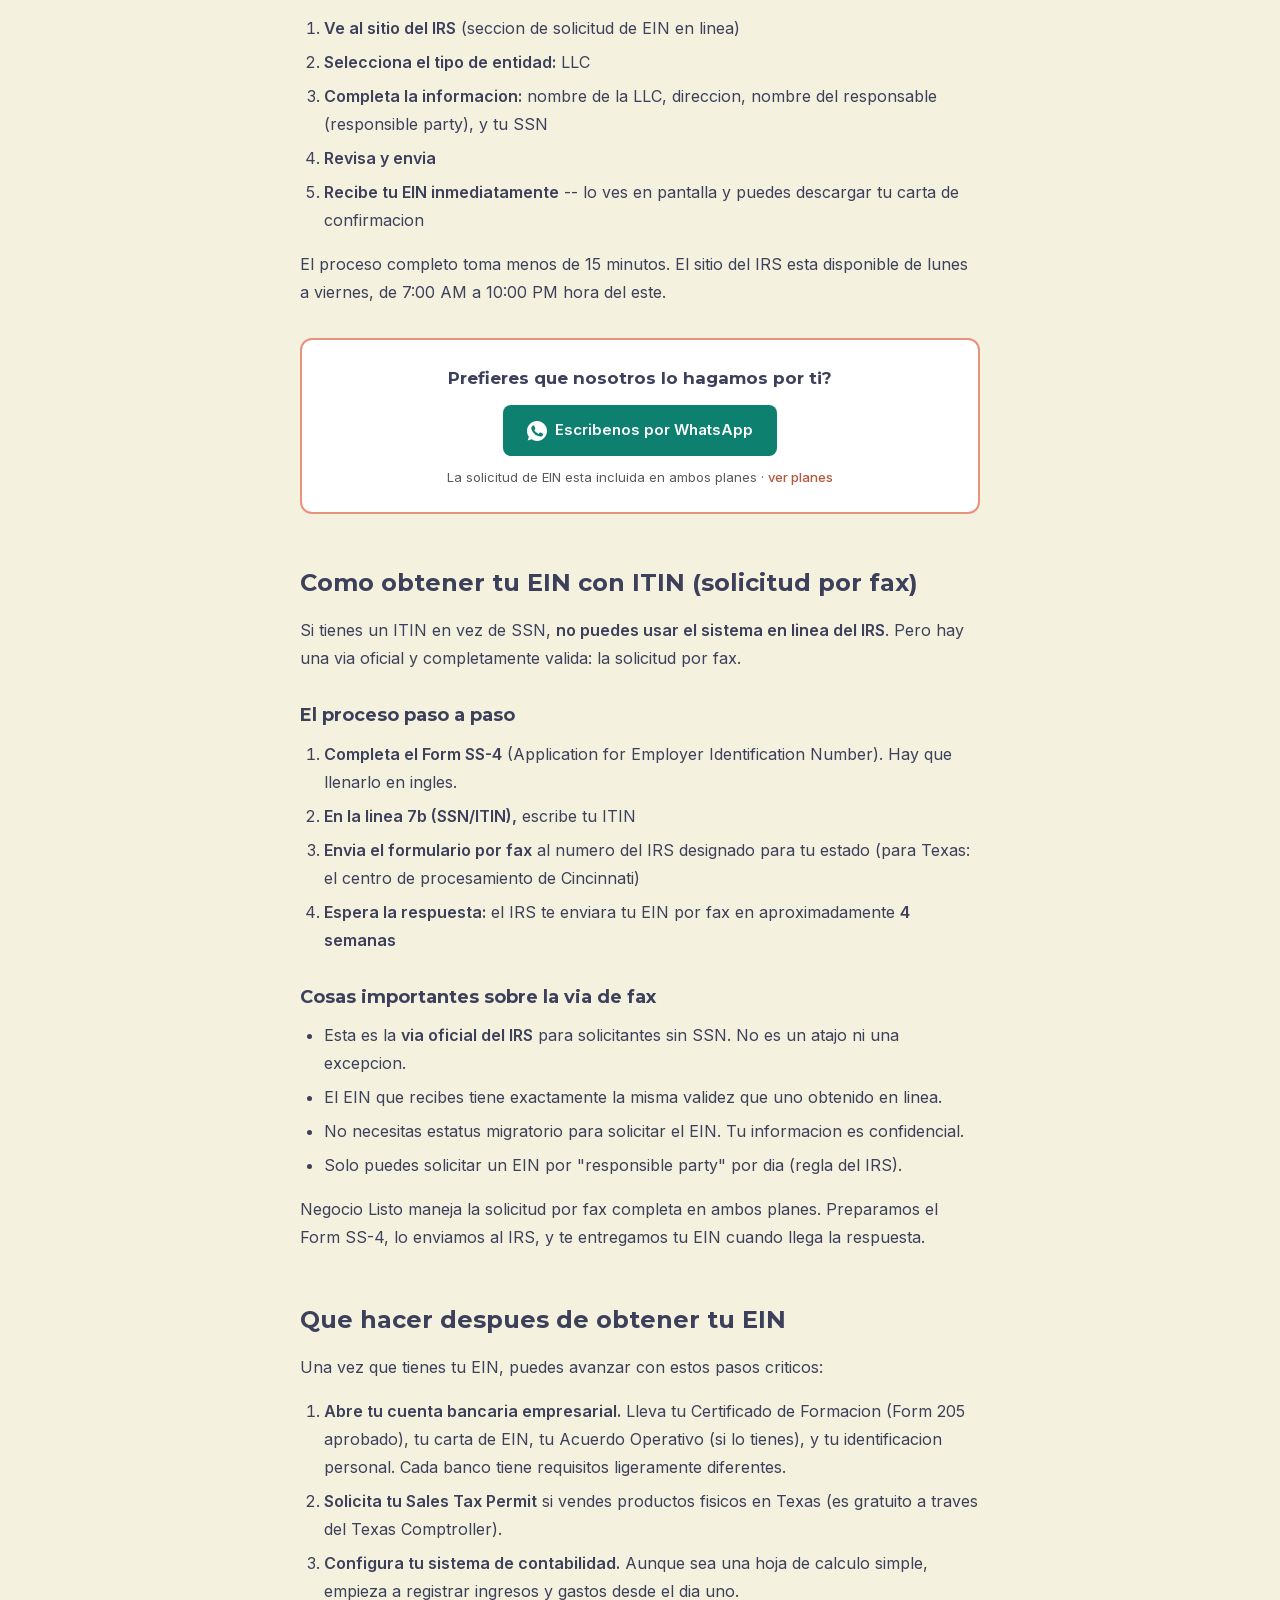
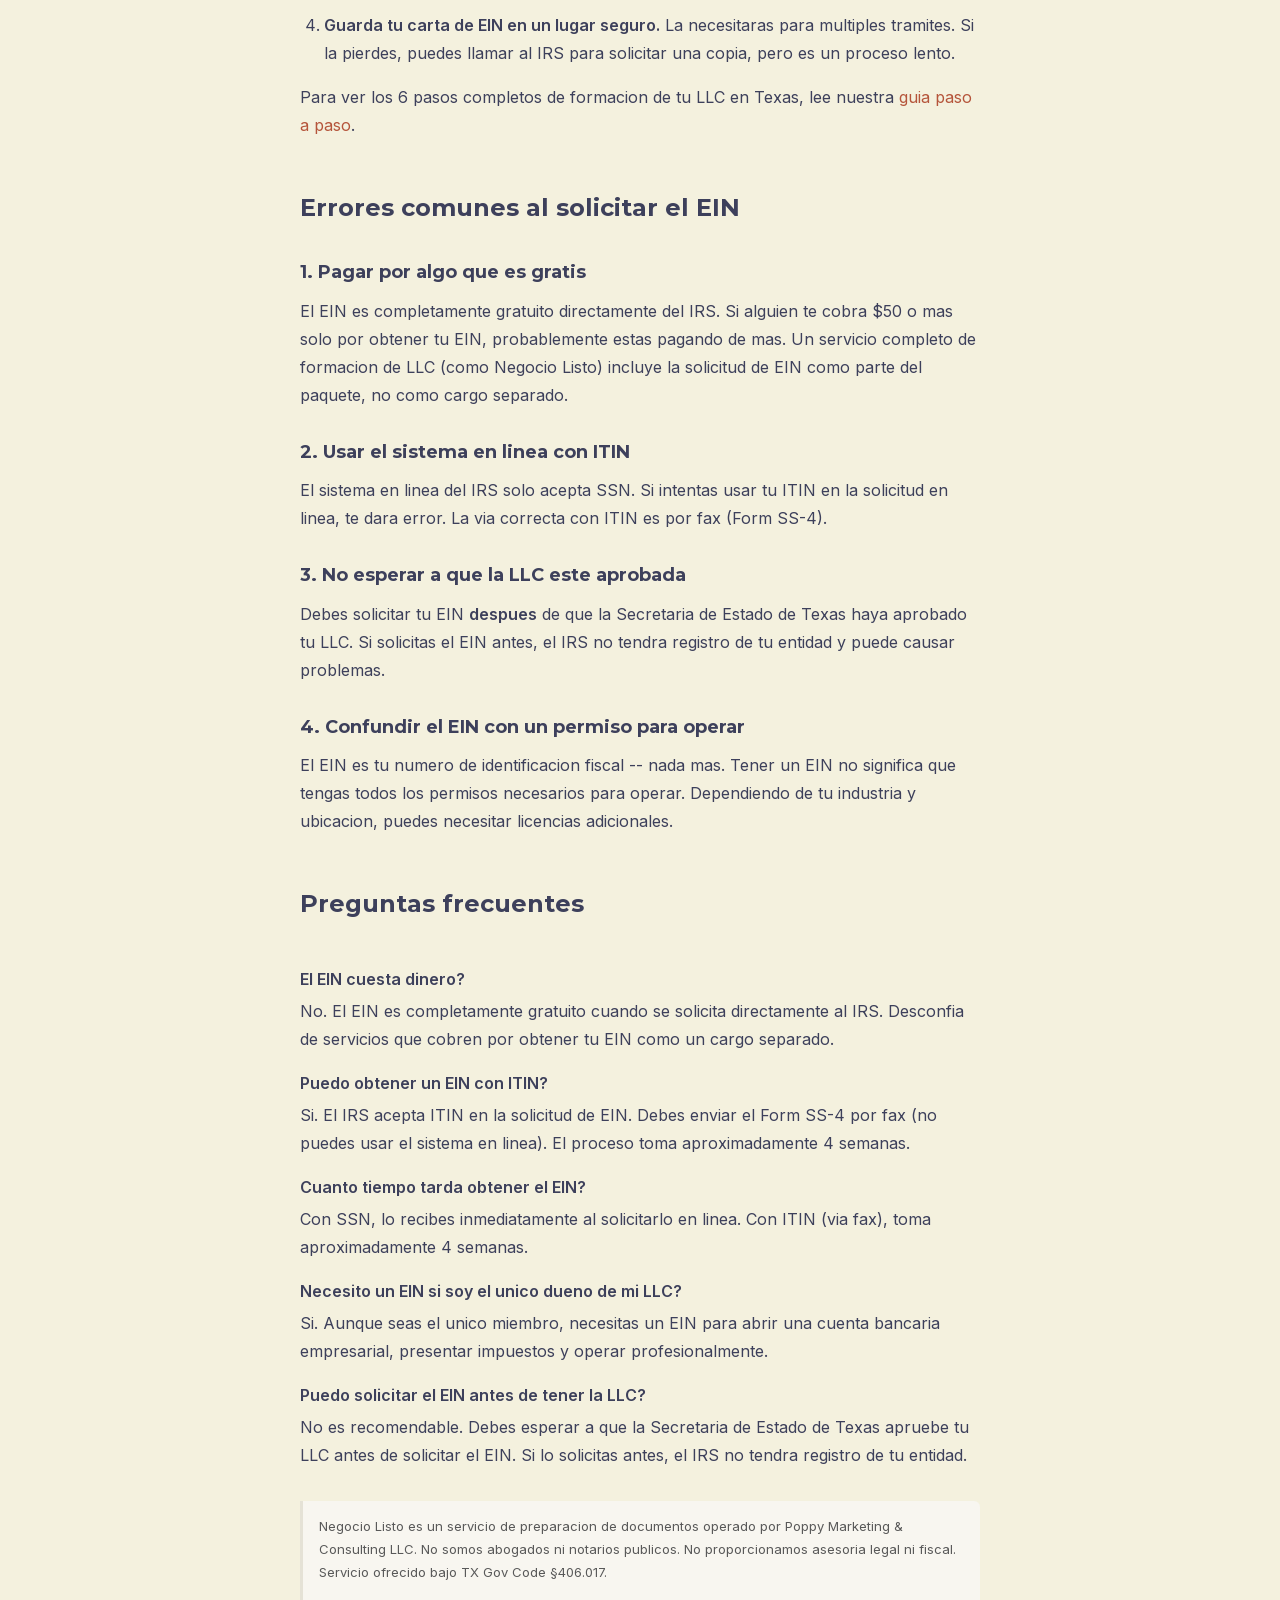
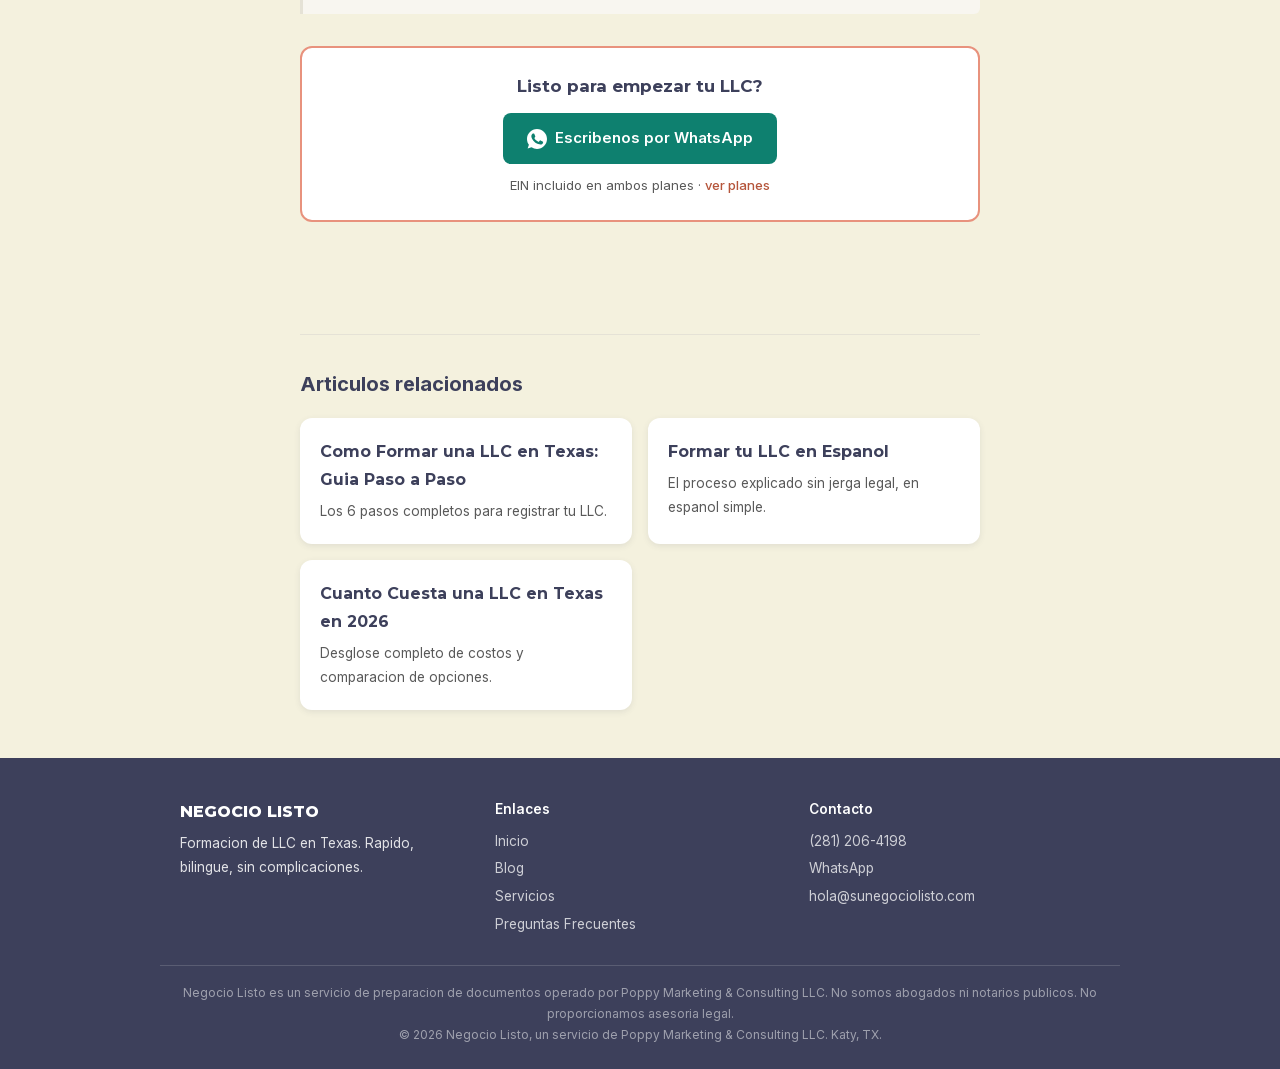
<file: blog/que-es-ein-como-obtenerlo-itin.html>
<!DOCTYPE html>
<html lang="es">
<head>
    <!-- Google tag (gtag.js) -->
    <script async src="https://www.googletagmanager.com/gtag/js?id=G-SRQN5S9XG2"></script>
    <script>
      window.dataLayer = window.dataLayer || [];
      function gtag(){dataLayer.push(arguments);}
      gtag('js', new Date());
      gtag('config', 'G-SRQN5S9XG2');
      gtag('config', 'AW-17962571856');
    </script>
    <!-- Meta Pixel -->
    <script>
    !function(f,b,e,v,n,t,s){if(f.fbq)return;n=f.fbq=function(){n.callMethod?
    n.callMethod.apply(n,arguments):n.queue.push(arguments)};if(!f._fbq)f._fbq=n;
    n.push=n;n.loaded=!0;n.version='2.0';n.queue=[];t=b.createElement(e);t.async=!0;
    t.src=v;s=b.getElementsByTagName(e)[0];s.parentNode.insertBefore(t,s)}(window,
    document,'script','https://connect.facebook.net/en_US/fbevents.js');
    fbq('set', 'autoConfig', 'false', '4319991371651967');
    fbq('init', '4319991371651967');
    fbq('track', 'PageView');
    </script>
    <script>
    document.addEventListener('click',function(e){var a=e.target.closest('a');if(a&&(a.href.indexOf('wa.me')!==-1||a.href.indexOf('tel:')===0)){fbq('track','Lead')}});
    </script>
    <noscript><img height="1" width="1" style="display:none" alt="" src="https://www.facebook.com/tr?id=4319991371651967&ev=PageView&noscript=1"/></noscript>

    <meta charset="UTF-8">
    <meta name="viewport" content="width=device-width, initial-scale=1.0">
    <title>Que es un EIN y Como Obtenerlo (Incluso con ITIN) | Negocio Listo</title>
    <meta name="description" content="Que es un EIN, por que lo necesitas para tu LLC, y como solicitarlo paso a paso. Incluye la via oficial del IRS para solicitantes con ITIN en vez de SSN.">
    <meta name="robots" content="index, follow, max-snippet:-1, max-image-preview:large">
    <link rel="canonical" href="https://www.sunegociolisto.com/blog/que-es-ein-como-obtenerlo-itin">

    <!-- OG -->
    <meta property="og:title" content="Que es un EIN y Como Obtenerlo (Incluso con ITIN)">
    <meta property="og:description" content="EIN explicado en espanol: que es, por que lo necesitas, y como obtenerlo con SSN o ITIN.">
    <meta property="og:url" content="https://www.sunegociolisto.com/blog/que-es-ein-como-obtenerlo-itin">
    <meta property="og:type" content="article">
    <meta property="og:locale" content="es_US">
    <meta property="og:site_name" content="Negocio Listo">
    <meta property="og:image" content="https://www.sunegociolisto.com/images/blog/ein_guia_rapida.png">
    <meta property="article:published_time" content="2026-03-01">

    <link rel="icon" type="image/svg+xml" href="/favicon.svg">
    <link rel="icon" type="image/png" href="/favicon.png">

    <link rel="preconnect" href="https://www.googletagmanager.com" crossorigin>
    <link rel="preconnect" href="https://connect.facebook.net" crossorigin>
    <link rel="preload" href="/fonts/montserrat-latin.woff2" as="font" type="font/woff2" crossorigin>
    <link rel="preload" href="/fonts/inter-latin.woff2" as="font" type="font/woff2" crossorigin>
    <link rel="stylesheet" href="/blog.css?v=20260306">

    <!-- Schema: Article + BreadcrumbList + FAQPage -->
    <script type="application/ld+json">
    [{
      "@context": "https://schema.org",
      "@type": "Article",
      "headline": "Que es un EIN y Como Obtenerlo (Incluso con ITIN)",
      "description": "Guia completa sobre el EIN: que es, por que lo necesitas, y como solicitarlo con SSN o ITIN.",
      "datePublished": "2026-03-01",
      "dateModified": "2026-03-01",
      "author": {"@type": "Organization", "name": "Negocio Listo"},
      "publisher": {"@type": "Organization", "name": "Negocio Listo", "url": "https://www.sunegociolisto.com", "logo": {"@type": "ImageObject", "url": "https://www.sunegociolisto.com/og-image.png"}},
      "mainEntityOfPage": "https://www.sunegociolisto.com/blog/que-es-ein-como-obtenerlo-itin",
      "inLanguage": "es",
      "image": "https://www.sunegociolisto.com/images/blog/ein_guia_rapida.png"
    },
    {
      "@context": "https://schema.org",
      "@type": "FAQPage",
      "mainEntity": [
        {"@type": "Question", "name": "El EIN cuesta dinero?", "acceptedAnswer": {"@type": "Answer", "text": "No. El EIN es completamente gratuito cuando se solicita directamente al IRS. Desconfia de servicios que cobren por obtener tu EIN."}},
        {"@type": "Question", "name": "Puedo obtener un EIN con ITIN?", "acceptedAnswer": {"@type": "Answer", "text": "Si. El IRS acepta ITIN en la solicitud de EIN. Debes enviar el Form SS-4 por fax y el proceso toma aproximadamente 4 semanas."}},
        {"@type": "Question", "name": "Cuanto tiempo tarda obtener el EIN?", "acceptedAnswer": {"@type": "Answer", "text": "Con SSN, lo recibes inmediatamente al solicitarlo en linea. Con ITIN (via fax), toma aproximadamente 4 semanas."}},
        {"@type": "Question", "name": "Necesito un EIN si soy el unico dueno de mi LLC?", "acceptedAnswer": {"@type": "Answer", "text": "Si. Aunque seas el unico miembro, necesitas un EIN para abrir una cuenta bancaria empresarial, presentar impuestos y operar profesionalmente."}}
      ]
    },
    {
      "@context": "https://schema.org",
      "@type": "BreadcrumbList",
      "itemListElement": [
        {"@type": "ListItem", "position": 1, "name": "Inicio", "item": "https://www.sunegociolisto.com/"},
        {"@type": "ListItem", "position": 2, "name": "Blog", "item": "https://www.sunegociolisto.com/blog/"},
        {"@type": "ListItem", "position": 3, "name": "Que es un EIN y Como Obtenerlo"}
      ]
    }]
    </script>
</head>
<body>

    <header class="header" id="header">
        <div class="header-container">
            <a href="/" class="logo"><span class="logo-text">NEGOCIO LISTO</span></a>
            <nav class="nav-desktop">
                <a href="/#servicios">Servicios</a>
                <a href="/#como-funciona">Como Funciona</a>
                <a href="/#preguntas">Preguntas</a>
                <a href="/blog/">Blog</a>
            </nav>
            <div class="header-actions">
                <a href="tel:+12812064198" class="header-phone" aria-label="Llamar">
                    <svg class="icon-sm" width="18" height="18" viewBox="0 0 24 24" fill="none" stroke="currentColor" stroke-width="2" stroke-linecap="round" stroke-linejoin="round"><path d="M22 16.92v3a2 2 0 01-2.18 2 19.79 19.79 0 01-8.63-3.07 19.5 19.5 0 01-6-6 19.79 19.79 0 01-3.07-8.67A2 2 0 014.11 2h3a2 2 0 012 1.72c.127.96.361 1.903.7 2.81a2 2 0 01-.45 2.11L8.09 9.91a16 16 0 006 6l1.27-1.27a2 2 0 012.11-.45c.907.339 1.85.573 2.81.7A2 2 0 0122 16.92z"/></svg>
                    <span class="phone-text">(281) 206-4198</span>
                </a>
                <a href="https://wa.me/12814754458" class="btn-whatsapp-header" target="_blank" rel="noopener" aria-label="WhatsApp">
                    <svg class="icon-sm" width="18" height="18" viewBox="0 0 24 24" fill="none" stroke="currentColor" stroke-width="2" stroke-linecap="round" stroke-linejoin="round"><path d="M21 11.5a8.38 8.38 0 01-.9 3.8 8.5 8.5 0 01-7.6 4.7 8.38 8.38 0 01-3.8-.9L3 21l1.9-5.7a8.38 8.38 0 01-.9-3.8 8.5 8.5 0 014.7-7.6 8.38 8.38 0 013.8-.9h.5a8.48 8.48 0 018 8v.5z"/></svg>
                    <span class="wa-text">WhatsApp</span>
                </a>
                <button class="hamburger" id="hamburger" aria-label="Menu">
                    <svg width="24" height="24" viewBox="0 0 24 24" fill="none" stroke="currentColor" stroke-width="2" stroke-linecap="round" stroke-linejoin="round"><line x1="3" y1="12" x2="21" y2="12"/><line x1="3" y1="6" x2="21" y2="6"/><line x1="3" y1="18" x2="21" y2="18"/></svg>
                </button>
            </div>
        </div>
        <nav class="nav-mobile" id="navMobile">
            <a href="/#servicios">Servicios</a>
            <a href="/#como-funciona">Como Funciona</a>
            <a href="/#preguntas">Preguntas</a>
            <a href="/blog/">Blog</a>
            <div class="nav-mobile-contact">
                <a href="tel:+12812064198" class="nav-contact-link">
                    <svg class="icon-sm" width="18" height="18" viewBox="0 0 24 24" fill="none" stroke="currentColor" stroke-width="2" stroke-linecap="round" stroke-linejoin="round"><path d="M22 16.92v3a2 2 0 01-2.18 2 19.79 19.79 0 01-8.63-3.07 19.5 19.5 0 01-6-6 19.79 19.79 0 01-3.07-8.67A2 2 0 014.11 2h3a2 2 0 012 1.72c.127.96.361 1.903.7 2.81a2 2 0 01-.45 2.11L8.09 9.91a16 16 0 006 6l1.27-1.27a2 2 0 012.11-.45c.907.339 1.85.573 2.81.7A2 2 0 0122 16.92z"/></svg>
                    (281) 206-4198
                </a>
                <a href="https://wa.me/12814754458" class="nav-contact-link nav-contact-whatsapp" target="_blank" rel="noopener">
                    <svg class="icon-sm" width="18" height="18" viewBox="0 0 24 24" fill="none" stroke="currentColor" stroke-width="2" stroke-linecap="round" stroke-linejoin="round"><path d="M21 11.5a8.38 8.38 0 01-.9 3.8 8.5 8.5 0 01-7.6 4.7 8.38 8.38 0 01-3.8-.9L3 21l1.9-5.7a8.38 8.38 0 01-.9-3.8 8.5 8.5 0 014.7-7.6 8.38 8.38 0 013.8-.9h.5a8.48 8.48 0 018 8v.5z"/></svg>
                    WhatsApp
                </a>
            </div>
        </nav>
    </header>
    <script>document.getElementById('hamburger').addEventListener('click',function(e){e.stopPropagation();document.getElementById('navMobile').classList.toggle('open')});document.addEventListener('click',function(e){var n=document.getElementById('navMobile'),h=document.getElementById('hamburger');if(!n.contains(e.target)&&!h.contains(e.target))n.classList.remove('open')});window.addEventListener('scroll',function(){document.getElementById('header').classList.toggle('scrolled',window.scrollY>20)})</script>

    <main class="container">
        <nav class="breadcrumb">
            <a href="/">Inicio</a> <span>&rsaquo;</span> <a href="/blog/">Blog</a> <span>&rsaquo;</span> Que es un EIN
        </nav>

        <article class="article">
            <p class="post-meta">1 de marzo, 2026 &middot; 6 min de lectura</p>
            <h1>Que es un EIN y Como Obtenerlo (Incluso con ITIN)</h1>

            <picture>
                <source srcset="/images/blog/ein_guia_rapida.webp" type="image/webp">
                <img src="/images/blog/ein_guia_rapida.png" alt="Guia rapida del EIN: proceso de tres pasos desde identificacion personal, pasando por formulario de solicitud, hasta la aprobacion del IRS" class="article-hero" width="800" height="534" loading="eager">
            </picture>

            <div class="tldr">
                <strong>Resumen rapido</strong>
                <p>El EIN (Employer Identification Number) es el numero de identificacion fiscal de tu negocio, emitido gratis por el IRS. Lo necesitas para abrir una cuenta bancaria empresarial y presentar impuestos. Con SSN se obtiene en linea en minutos. Con ITIN, debes enviar el Form SS-4 por fax al IRS y toma aproximadamente 4 semanas. No necesitas abogado ni estatus migratorio.</p>
            </div>

            <p>Si acabas de formar tu LLC o estas en proceso de hacerlo, el siguiente paso critico es obtener tu EIN. Sin el, no puedes abrir una cuenta bancaria de negocio, presentar impuestos, ni operar formalmente.</p>

            <p>En esta guia te explicamos que es un EIN, por que lo necesitas, y como obtenerlo paso a paso, incluyendo el proceso para personas que tienen ITIN en vez de SSN.</p>

            <div class="toc">
                <p class="toc-title">En este articulo</p>
                <ol>
                    <li><a href="#que-es">Que es un EIN</a></li>
                    <li><a href="#comparacion">EIN vs SSN vs ITIN</a></li>
                    <li><a href="#por-que">Por que necesitas un EIN</a></li>
                    <li><a href="#con-ssn">Como obtenerlo con SSN (en linea)</a></li>
                    <li><a href="#con-itin">Como obtenerlo con ITIN (por fax)</a></li>
                    <li><a href="#despues">Que hacer despues de obtener tu EIN</a></li>
                    <li><a href="#errores">Errores comunes</a></li>
                    <li><a href="#faq">Preguntas frecuentes</a></li>
                </ol>
            </div>

            <h2 id="que-es">Que es un EIN</h2>

            <p>El <strong>EIN (Employer Identification Number)</strong> es un numero de 9 digitos que el IRS (Internal Revenue Service) asigna a tu negocio. Funciona como el "numero de seguro social" de tu LLC.</p>

            <p>Su formato es: XX-XXXXXXX (por ejemplo, 12-3456789).</p>

            <p>Cada LLC necesita su propio EIN, sin importar cuantos miembros tenga. Es unico para tu negocio y lo usaras en todo: desde abrir tu cuenta bancaria hasta presentar tus impuestos federales.</p>

            <p>Lo mejor de todo: <strong>es completamente gratuito</strong>. El IRS no cobra nada por emitir un EIN.</p>

            <h2 id="comparacion">EIN vs SSN vs ITIN: cual es la diferencia?</h2>

            <div class="table-wrap">
                <table>
                    <thead>
                        <tr>
                            <th>Numero</th>
                            <th>Para quien</th>
                            <th>Quien lo emite</th>
                            <th>Proposito</th>
                        </tr>
                    </thead>
                    <tbody>
                        <tr>
                            <td><strong>SSN</strong> (Social Security Number)</td>
                            <td>Ciudadanos y residentes permanentes</td>
                            <td>Social Security Administration</td>
                            <td>Identificacion personal, empleo, impuestos personales</td>
                        </tr>
                        <tr>
                            <td><strong>ITIN</strong> (Individual Taxpayer ID)</td>
                            <td>Personas sin SSN que necesitan presentar impuestos</td>
                            <td>IRS</td>
                            <td>Impuestos personales (no autoriza empleo)</td>
                        </tr>
                        <tr>
                            <td><strong>EIN</strong> (Employer Identification Number)</td>
                            <td>Negocios (LLCs, corporaciones, etc.)</td>
                            <td>IRS</td>
                            <td>Identificacion fiscal del negocio, cuenta bancaria, impuestos</td>
                        </tr>
                    </tbody>
                </table>
            </div>

            <p><strong>Punto clave:</strong> El EIN es para tu negocio. El SSN o ITIN es para ti como persona. Son numeros diferentes con propositos diferentes. Necesitas uno de los dos (SSN o ITIN) para solicitar el EIN de tu LLC.</p>

            <p>Si quieres conocer todos los costos involucrados en formar tu LLC (incluyendo el EIN), consulta nuestra <a href="/blog/cuanto-cuesta-llc-en-texas">guia de costos de una LLC en Texas</a>.</p>

            <h2 id="por-que">Por que necesitas un EIN</h2>

            <p>Sin un EIN, tu LLC existe legalmente ante el estado, pero no puede operar en la practica. Necesitas tu EIN para:</p>

            <ul>
                <li><strong>Abrir una cuenta bancaria empresarial.</strong> Los bancos exigen el EIN para abrir una cuenta a nombre de tu LLC. Sin cuenta empresarial, no puedes separar tus finanzas personales de las del negocio.</li>
                <li><strong>Presentar impuestos federales.</strong> El IRS identifica a tu negocio por su EIN, no por tu numero personal.</li>
                <li><strong>Contratar empleados.</strong> Si en algun momento contratas empleados, necesitas el EIN para reportar sus impuestos.</li>
                <li><strong>Solicitar licencias y permisos.</strong> Muchas agencias estatales y locales requieren tu EIN como parte del proceso de solicitud.</li>
                <li><strong>Establecer credito comercial.</strong> Tu EIN es la base para construir el historial crediticio de tu negocio.</li>
            </ul>

            <h2 id="con-ssn">Como obtener tu EIN con SSN (solicitud en linea)</h2>

            <p>Si tienes un numero de seguro social (SSN), el proceso es rapido y sencillo:</p>

            <ol>
                <li><strong>Ve al sitio del IRS</strong> (seccion de solicitud de EIN en linea)</li>
                <li><strong>Selecciona el tipo de entidad:</strong> LLC</li>
                <li><strong>Completa la informacion:</strong> nombre de la LLC, direccion, nombre del responsable (responsible party), y tu SSN</li>
                <li><strong>Revisa y envia</strong></li>
                <li><strong>Recibe tu EIN inmediatamente</strong> -- lo ves en pantalla y puedes descargar tu carta de confirmacion</li>
            </ol>

            <p>El proceso completo toma menos de 15 minutos. El sitio del IRS esta disponible de lunes a viernes, de 7:00 AM a 10:00 PM hora del este.</p>

            <div class="cta-box">
                <p>Prefieres que nosotros lo hagamos por ti?</p>
                <a href="https://wa.me/12814754458" class="btn-wa" target="_blank" rel="noopener">
                    <svg viewBox="0 0 24 24" width="20" height="20" fill="white"><path d="M12.004 0C5.376 0 0 5.382 0 12.003c0 2.626.846 5.058 2.284 7.034L.79 23.468l4.588-1.468A11.947 11.947 0 0012.004 24C18.627 24 24 18.618 24 12.003S18.627 0 12.004 0zm7.013 16.961c-.293.825-1.712 1.528-2.361 1.6-.596.066-1.346.093-2.172-.136a19.87 19.87 0 01-1.967-.728c-3.46-1.497-5.72-5.015-5.895-5.247-.174-.233-1.419-1.889-1.419-3.602s.897-2.556 1.217-2.906c.32-.35.696-.437.928-.437.232 0 .463.002.666.012.214.01.501-.081.784.599.293.699.991 2.421 1.079 2.595.087.174.145.378.029.609-.116.232-.174.378-.348.582-.174.206-.366.458-.522.615-.174.174-.356.363-.153.712.203.348.9 1.485 1.932 2.405 1.326 1.182 2.444 1.548 2.792 1.722.348.174.552.145.754-.087.203-.232.869-1.013 1.1-1.362.232-.35.463-.291.783-.174.319.116 2.03.957 2.378 1.131.348.174.58.261.666.406.087.145.087.846-.206 1.671z"/></svg>
                    Escribenos por WhatsApp
                </a>
                <span class="cta-secondary">La solicitud de EIN esta incluida en ambos planes &middot; <a href="/#servicios">ver planes</a></span>
            </div>

            <h2 id="con-itin">Como obtener tu EIN con ITIN (solicitud por fax)</h2>

            <p>Si tienes un ITIN en vez de SSN, <strong>no puedes usar el sistema en linea del IRS</strong>. Pero hay una via oficial y completamente valida: la solicitud por fax.</p>

            <h3>El proceso paso a paso</h3>

            <ol>
                <li><strong>Completa el Form SS-4</strong> (Application for Employer Identification Number). Hay que llenarlo en ingles.</li>
                <li><strong>En la linea 7b (SSN/ITIN),</strong> escribe tu ITIN</li>
                <li><strong>Envia el formulario por fax</strong> al numero del IRS designado para tu estado (para Texas: el centro de procesamiento de Cincinnati)</li>
                <li><strong>Espera la respuesta:</strong> el IRS te enviara tu EIN por fax en aproximadamente <strong>4 semanas</strong></li>
            </ol>

            <h3>Cosas importantes sobre la via de fax</h3>

            <ul>
                <li>Esta es la <strong>via oficial del IRS</strong> para solicitantes sin SSN. No es un atajo ni una excepcion.</li>
                <li>El EIN que recibes tiene exactamente la misma validez que uno obtenido en linea.</li>
                <li>No necesitas estatus migratorio para solicitar el EIN. Tu informacion es confidencial.</li>
                <li>Solo puedes solicitar un EIN por "responsible party" por dia (regla del IRS).</li>
            </ul>

            <p>Negocio Listo maneja la solicitud por fax completa en ambos planes. Preparamos el Form SS-4, lo enviamos al IRS, y te entregamos tu EIN cuando llega la respuesta.</p>

            <h2 id="despues">Que hacer despues de obtener tu EIN</h2>

            <p>Una vez que tienes tu EIN, puedes avanzar con estos pasos criticos:</p>

            <ol>
                <li><strong>Abre tu cuenta bancaria empresarial.</strong> Lleva tu Certificado de Formacion (Form 205 aprobado), tu carta de EIN, tu Acuerdo Operativo (si lo tienes), y tu identificacion personal. Cada banco tiene requisitos ligeramente diferentes.</li>
                <li><strong>Solicita tu Sales Tax Permit</strong> si vendes productos fisicos en Texas (es gratuito a traves del Texas Comptroller).</li>
                <li><strong>Configura tu sistema de contabilidad.</strong> Aunque sea una hoja de calculo simple, empieza a registrar ingresos y gastos desde el dia uno.</li>
                <li><strong>Guarda tu carta de EIN en un lugar seguro.</strong> La necesitaras para multiples tramites. Si la pierdes, puedes llamar al IRS para solicitar una copia, pero es un proceso lento.</li>
            </ol>

            <p>Para ver los 6 pasos completos de formacion de tu LLC en Texas, lee nuestra <a href="/blog/como-formar-llc-en-texas">guia paso a paso</a>.</p>

            <h2 id="errores">Errores comunes al solicitar el EIN</h2>

            <h3>1. Pagar por algo que es gratis</h3>

            <p>El EIN es completamente gratuito directamente del IRS. Si alguien te cobra $50 o mas solo por obtener tu EIN, probablemente estas pagando de mas. Un servicio completo de formacion de LLC (como Negocio Listo) incluye la solicitud de EIN como parte del paquete, no como cargo separado.</p>

            <h3>2. Usar el sistema en linea con ITIN</h3>

            <p>El sistema en linea del IRS solo acepta SSN. Si intentas usar tu ITIN en la solicitud en linea, te dara error. La via correcta con ITIN es por fax (Form SS-4).</p>

            <h3>3. No esperar a que la LLC este aprobada</h3>

            <p>Debes solicitar tu EIN <strong>despues</strong> de que la Secretaria de Estado de Texas haya aprobado tu LLC. Si solicitas el EIN antes, el IRS no tendra registro de tu entidad y puede causar problemas.</p>

            <h3>4. Confundir el EIN con un permiso para operar</h3>

            <p>El EIN es tu numero de identificacion fiscal -- nada mas. Tener un EIN no significa que tengas todos los permisos necesarios para operar. Dependiendo de tu industria y ubicacion, puedes necesitar licencias adicionales.</p>

            <h2 id="faq">Preguntas frecuentes</h2>

            <dl class="faq-section">
                <div class="faq-item">
                    <dt>El EIN cuesta dinero?</dt>
                    <dd>No. El EIN es completamente gratuito cuando se solicita directamente al IRS. Desconfia de servicios que cobren por obtener tu EIN como un cargo separado.</dd>
                </div>
                <div class="faq-item">
                    <dt>Puedo obtener un EIN con ITIN?</dt>
                    <dd>Si. El IRS acepta ITIN en la solicitud de EIN. Debes enviar el Form SS-4 por fax (no puedes usar el sistema en linea). El proceso toma aproximadamente 4 semanas.</dd>
                </div>
                <div class="faq-item">
                    <dt>Cuanto tiempo tarda obtener el EIN?</dt>
                    <dd>Con SSN, lo recibes inmediatamente al solicitarlo en linea. Con ITIN (via fax), toma aproximadamente 4 semanas.</dd>
                </div>
                <div class="faq-item">
                    <dt>Necesito un EIN si soy el unico dueno de mi LLC?</dt>
                    <dd>Si. Aunque seas el unico miembro, necesitas un EIN para abrir una cuenta bancaria empresarial, presentar impuestos y operar profesionalmente.</dd>
                </div>
                <div class="faq-item">
                    <dt>Puedo solicitar el EIN antes de tener la LLC?</dt>
                    <dd>No es recomendable. Debes esperar a que la Secretaria de Estado de Texas apruebe tu LLC antes de solicitar el EIN. Si lo solicitas antes, el IRS no tendra registro de tu entidad.</dd>
                </div>
            </dl>

            <div class="legal-disclaimer">
                <p>Negocio Listo es un servicio de preparacion de documentos operado por Poppy Marketing & Consulting LLC. No somos abogados ni notarios publicos. No proporcionamos asesoria legal ni fiscal. Servicio ofrecido bajo TX Gov Code &sect;406.017.</p>
            </div>

            <div class="cta-box">
                <p>Listo para empezar tu LLC?</p>
                <a href="https://wa.me/12814754458" class="btn-wa" target="_blank" rel="noopener">
                    <svg viewBox="0 0 24 24" width="20" height="20" fill="white"><path d="M12.004 0C5.376 0 0 5.382 0 12.003c0 2.626.846 5.058 2.284 7.034L.79 23.468l4.588-1.468A11.947 11.947 0 0012.004 24C18.627 24 24 18.618 24 12.003S18.627 0 12.004 0zm7.013 16.961c-.293.825-1.712 1.528-2.361 1.6-.596.066-1.346.093-2.172-.136a19.87 19.87 0 01-1.967-.728c-3.46-1.497-5.72-5.015-5.895-5.247-.174-.233-1.419-1.889-1.419-3.602s.897-2.556 1.217-2.906c.32-.35.696-.437.928-.437.232 0 .463.002.666.012.214.01.501-.081.784.599.293.699.991 2.421 1.079 2.595.087.174.145.378.029.609-.116.232-.174.378-.348.582-.174.206-.366.458-.522.615-.174.174-.356.363-.153.712.203.348.9 1.485 1.932 2.405 1.326 1.182 2.444 1.548 2.792 1.722.348.174.552.145.754-.087.203-.232.869-1.013 1.1-1.362.232-.35.463-.291.783-.174.319.116 2.03.957 2.378 1.131.348.174.58.261.666.406.087.145.087.846-.206 1.671z"/></svg>
                    Escribenos por WhatsApp
                </a>
                <span class="cta-secondary">EIN incluido en ambos planes &middot; <a href="/#servicios">ver planes</a></span>
            </div>

        </article>

        <section class="related-posts">
            <h2>Articulos relacionados</h2>
            <div class="related-grid">
                <a href="/blog/como-formar-llc-en-texas" class="related-card">
                    <h3>Como Formar una LLC en Texas: Guia Paso a Paso</h3>
                    <p>Los 6 pasos completos para registrar tu LLC.</p>
                </a>
                <a href="/blog/llc-en-espanol-texas" class="related-card">
                    <h3>Formar tu LLC en Espanol</h3>
                    <p>El proceso explicado sin jerga legal, en espanol simple.</p>
                </a>
                <a href="/blog/cuanto-cuesta-llc-en-texas" class="related-card">
                    <h3>Cuanto Cuesta una LLC en Texas en 2026</h3>
                    <p>Desglose completo de costos y comparacion de opciones.</p>
                </a>
            </div>
        </section>
    </main>

    <footer class="blog-footer">
        <div class="footer-grid">
            <div>
                <p class="footer-logo">NEGOCIO LISTO</p>
                <p>Formacion de LLC en Texas. Rapido, bilingue, sin complicaciones.</p>
            </div>
            <div>
                <h4>Enlaces</h4>
                <ul>
                    <li><a href="/">Inicio</a></li>
                    <li><a href="/blog/">Blog</a></li>
                    <li><a href="/#servicios">Servicios</a></li>
                    <li><a href="/#preguntas">Preguntas Frecuentes</a></li>
                </ul>
            </div>
            <div>
                <h4>Contacto</h4>
                <ul>
                    <li><a href="tel:+12812064198">(281) 206-4198</a></li>
                    <li><a href="https://wa.me/12814754458" target="_blank" rel="noopener">WhatsApp</a></li>
                    <li><a href="mailto:hola@sunegociolisto.com">hola@sunegociolisto.com</a></li>
                </ul>
            </div>
        </div>
        <div class="footer-disclaimer">
            <p>Negocio Listo es un servicio de preparacion de documentos operado por Poppy Marketing & Consulting LLC. No somos abogados ni notarios publicos. No proporcionamos asesoria legal.</p>
            <p>&copy; 2026 Negocio Listo, un servicio de Poppy Marketing & Consulting LLC. Katy, TX.</p>
        </div>
    </footer>

    <a href="https://wa.me/12814754458" class="whatsapp-float" target="_blank" rel="noopener" aria-label="Chat en WhatsApp">
        <svg viewBox="0 0 32 32" width="28" height="28" fill="white"><path d="M16.004 0h-.008C7.174 0 0 7.176 0 16.004c0 3.502 1.128 6.744 3.046 9.378L1.054 31.29l6.118-1.958a15.907 15.907 0 008.832 2.672C24.826 32 32 24.826 32 16.004S24.826 0 16.004 0zm9.35 22.614c-.39 1.1-2.282 2.038-3.148 2.134-.794.088-1.794.124-2.896-.182a26.494 26.494 0 01-2.622-.97c-4.614-1.996-7.628-6.686-7.86-6.996-.232-.31-1.892-2.518-1.892-4.802s1.196-3.408 1.622-3.874c.426-.466.928-.582 1.236-.582.31 0 .618.002.888.016.286.014.668-.108.1046.798.39.932 1.322 3.228 1.438 3.46.116.232.194.504.038.812-.154.31-.232.504-.464.776-.232.274-.488.61-.696.82-.232.232-.474.484-.204.95.27.464 1.2 1.98 2.576 3.206 1.768 1.576 3.258 2.064 3.722 2.296.464.232.736.194.1006-.116.27-.31 1.158-1.35 1.466-1.816.31-.466.618-.388 1.044-.232.426.154 2.706 1.276 3.17 1.508.464.232.774.348.888.542.116.194.116 1.128-.274 2.228z"/></svg>
    </a>

</body>
</html>
</file>
<file: blog.css>
/* ==========================================
   NEGOCIO LISTO — Blog Stylesheet
   Brand: Terracotta / Deep Indigo / Soft Green / Sand
   Shared by all /blog/* pages (~4KB vs 44KB main styles.css)
   ========================================== */

@font-face {
    font-family: 'Montserrat';
    font-style: normal;
    font-weight: 600 800;
    font-display: swap;
    src: url(/fonts/montserrat-latin-ext.woff2) format('woff2');
    unicode-range: U+0100-02BA, U+02BD-02C5, U+02C7-02CC, U+02CE-02D7, U+02DD-02FF, U+0304, U+0308, U+0329, U+1D00-1DBF, U+1E00-1E9F, U+1EF2-1EFF, U+2020, U+20A0-20AB, U+20AD-20C0, U+2113, U+2C60-2C7F, U+A720-A7FF;
}
@font-face {
    font-family: 'Montserrat';
    font-style: normal;
    font-weight: 600 800;
    font-display: swap;
    src: url(/fonts/montserrat-latin.woff2) format('woff2');
    unicode-range: U+0000-00FF, U+0131, U+0152-0153, U+02BB-02BC, U+02C6, U+02DA, U+02DC, U+0304, U+0308, U+0329, U+2000-206F, U+20AC, U+2122, U+2191, U+2193, U+2212, U+2215, U+FEFF, U+FFFD;
}
@font-face {
    font-family: 'Inter';
    font-style: normal;
    font-weight: 400 700;
    font-display: swap;
    src: url(/fonts/inter-latin-ext.woff2) format('woff2');
    unicode-range: U+0100-02BA, U+02BD-02C5, U+02C7-02CC, U+02CE-02D7, U+02DD-02FF, U+0304, U+0308, U+0329, U+1D00-1DBF, U+1E00-1E9F, U+1EF2-1EFF, U+2020, U+20A0-20AB, U+20AD-20C0, U+2113, U+2C60-2C7F, U+A720-A7FF;
}
@font-face {
    font-family: 'Inter';
    font-style: normal;
    font-weight: 400 700;
    font-display: swap;
    src: url(/fonts/inter-latin.woff2) format('woff2');
    unicode-range: U+0000-00FF, U+0131, U+0152-0153, U+02BB-02BC, U+02C6, U+02DA, U+02DC, U+0304, U+0308, U+0329, U+2000-206F, U+20AC, U+2122, U+2191, U+2193, U+2212, U+2215, U+FEFF, U+FFFD;
}

:root {
    --color-primary: #E07A5F;
    --color-primary-dark: #B85A3F;
    --color-primary-light: #E8927D;
    --color-primary-text: #B5553B;
    --color-secondary: #3D405B;
    --color-accent: #81B29A;
    --color-accent-dark: #6A9A82;
    --color-accent-text: #2E6B4F;
    --color-background: #F4F1DE;
    --color-white: #FFFFFF;
    --color-light-gray: #F8F6F0;
    --color-medium-gray: #E5E2D6;
    --color-dark-gray: #595959;
    --color-text: #3D405B;
    --color-whatsapp: #0E806F;
    --color-whatsapp-dark: #075E54;
    --font-display: 'Montserrat', sans-serif;
    --font-body: 'Inter', sans-serif;
    --radius-sm: 0.375rem;
    --radius-md: 0.5rem;
    --radius-lg: 0.75rem;
    --shadow-sm: 0 2px 6px rgba(61, 64, 91, 0.1);
    --shadow-md: 0 4px 12px rgba(61, 64, 91, 0.1);
}

*, *::before, *::after { box-sizing: border-box; margin: 0; padding: 0; }

body {
    font-family: var(--font-body);
    color: var(--color-text);
    background: var(--color-background);
    line-height: 1.75;
    -webkit-font-smoothing: antialiased;
}

a { color: var(--color-primary-text); text-decoration: none; transition: color 150ms ease; }
a:hover { text-decoration: underline; }
img { max-width: 100%; display: block; }
.icon-sm { width: 18px; height: 18px; flex-shrink: 0; }
svg.icon-sm { width: 18px; height: 18px; }

/* Container */
.container { max-width: 720px; margin: 0 auto; padding: 0 1.25rem; }
.container-wide { max-width: 960px; margin: 0 auto; padding: 0 1.25rem; }

/* ---- Header (matches main site) ---- */
.header {
    position: fixed;
    top: 0;
    left: 0;
    right: 0;
    z-index: 1000;
    background: rgba(255, 255, 255, 0.97);
    backdrop-filter: blur(8px);
    border-bottom: 1px solid var(--color-medium-gray);
}
.header.scrolled { box-shadow: var(--shadow-md); }
.header-container {
    display: flex;
    align-items: center;
    justify-content: space-between;
    height: 64px;
    max-width: 960px;
    margin: 0 auto;
    padding: 0 1.25rem;
}
.logo { text-decoration: none; }
.logo:hover { text-decoration: none; }
.logo-text {
    font-family: var(--font-display);
    font-weight: 800;
    font-size: 1.25rem;
    color: var(--color-primary-text);
    letter-spacing: 0.05em;
}
.nav-desktop {
    display: none;
    align-items: center;
    gap: 2rem;
}
.nav-desktop a {
    color: var(--color-secondary);
    font-weight: 500;
    font-size: 0.95rem;
    position: relative;
}
.nav-desktop a::after {
    content: '';
    position: absolute;
    bottom: -4px;
    left: 0;
    width: 0;
    height: 2px;
    background-color: var(--color-primary);
    transition: width 0.3s ease;
}
.nav-desktop a:hover { color: var(--color-primary-text); text-decoration: none; }
.nav-desktop a:hover::after { width: 100%; }
.header-actions {
    display: flex;
    align-items: center;
    gap: 1rem;
}
.header-phone {
    display: none;
    align-items: center;
    gap: 0.25rem;
    color: var(--color-secondary);
    font-weight: 600;
    font-size: 0.9rem;
}
.header-phone:hover { color: var(--color-primary-text); text-decoration: none; }
.header-phone .icon-sm { width: 18px; height: 18px; }
.phone-text { display: none; }
.btn-whatsapp-header {
    display: none;
    align-items: center;
    gap: 0.25rem;
    background-color: var(--color-whatsapp);
    color: var(--color-white);
    padding: 0.5rem 0.875rem;
    border-radius: var(--radius-md);
    font-size: 0.85rem;
    font-weight: 600;
    min-height: 44px;
    min-width: 44px;
    justify-content: center;
}
.btn-whatsapp-header:hover { background-color: var(--color-whatsapp-dark); color: var(--color-white); text-decoration: none; }
.wa-text { display: none; }
.hamburger {
    display: flex;
    align-items: center;
    justify-content: center;
    background: none;
    border: none;
    cursor: pointer;
    padding: 0.5rem;
    min-height: 44px;
    min-width: 44px;
    color: var(--color-secondary);
}
.nav-mobile {
    display: none;
    flex-direction: column;
    background: var(--color-white);
    border-top: 1px solid var(--color-medium-gray);
    padding: 1rem 1.5rem;
}
.nav-mobile.open { display: flex; }
.nav-mobile a {
    padding: 1rem 0;
    color: var(--color-secondary);
    font-weight: 500;
    border-bottom: 1px solid var(--color-medium-gray);
}
.nav-mobile a:hover { text-decoration: none; color: var(--color-primary-text); }
.nav-mobile a:last-child { border-bottom: none; }
.nav-mobile-contact {
    display: flex;
    gap: 1rem;
    padding: 1rem 0 0;
    margin-top: 0.5rem;
    border-top: 1px solid var(--color-medium-gray);
}
.nav-contact-link {
    display: flex;
    align-items: center;
    gap: 0.3rem;
    padding: 0.5rem 1rem;
    font-size: 0.85rem;
    font-weight: 600;
    border-radius: var(--radius-md);
    flex: 1;
    justify-content: center;
    color: var(--color-primary-text);
    background: var(--color-background);
}
.nav-contact-link:hover { text-decoration: none; }
.nav-contact-link .icon-sm { width: 16px; height: 16px; }
.nav-contact-whatsapp {
    background: var(--color-whatsapp);
    color: var(--color-white);
}
.nav-contact-whatsapp:hover { color: var(--color-white); background: var(--color-whatsapp-dark); }

/* ---- Breadcrumb ---- */
.breadcrumb {
    font-size: 0.8125rem;
    color: var(--color-dark-gray);
    padding: calc(64px + 1rem) 0 0;
}
.breadcrumb a { color: var(--color-dark-gray); }
.breadcrumb a:hover { color: var(--color-primary-text); }
.breadcrumb span { margin: 0 0.375rem; }

/* ---- Article ---- */
.article { padding: 1.5rem 0 3rem; }
.post-meta {
    font-size: 0.8125rem;
    color: var(--color-dark-gray);
    margin-bottom: 0.75rem;
}
.article h1 {
    font-family: var(--font-display);
    font-weight: 800;
    font-size: 1.75rem;
    line-height: 1.25;
    color: var(--color-secondary);
    margin-bottom: 1.5rem;
}
.article-hero {
    width: 100%;
    max-height: 280px;
    object-fit: cover;
    border-radius: var(--radius-lg);
    box-shadow: var(--shadow-sm);
    margin-bottom: 1.5rem;
}
.article h2 {
    font-family: var(--font-display);
    font-weight: 700;
    font-size: 1.375rem;
    color: var(--color-secondary);
    margin: 2.5rem 0 0.75rem;
    padding-top: 0.5rem;
}
.article h3 {
    font-family: var(--font-display);
    font-weight: 700;
    font-size: 1.125rem;
    color: var(--color-secondary);
    margin: 1.75rem 0 0.5rem;
}
.article p { margin-bottom: 1rem; }
.article ul, .article ol { margin: 0 0 1rem 1.5rem; }
.article li { margin-bottom: 0.375rem; }
.article strong { font-weight: 600; color: var(--color-secondary); }

/* ---- TL;DR Summary ---- */
.tldr {
    background: var(--color-white);
    border-left: 4px solid var(--color-primary);
    border-radius: 0 var(--radius-md) var(--radius-md) 0;
    padding: 1rem 1.25rem;
    margin-bottom: 1.75rem;
    font-size: 0.95rem;
}
.tldr strong {
    display: block;
    font-family: var(--font-display);
    font-size: 0.8125rem;
    text-transform: uppercase;
    letter-spacing: 0.5px;
    color: var(--color-primary-text);
    margin-bottom: 0.375rem;
}
.tldr p { margin: 0; }

/* ---- Table of Contents ---- */
.toc {
    background: var(--color-white);
    border: 1px solid var(--color-medium-gray);
    border-radius: var(--radius-lg);
    padding: 1.25rem 1.5rem;
    margin-bottom: 2rem;
}
.toc-title {
    font-family: var(--font-display);
    font-weight: 700;
    font-size: 0.9375rem;
    margin-bottom: 0.625rem;
    color: var(--color-secondary);
}
.toc ol { margin: 0; padding-left: 1.25rem; }
.toc li { margin-bottom: 0.25rem; font-size: 0.9rem; }
.toc a { color: var(--color-primary-text); }

/* ---- Tables ---- */
.article table {
    width: 100%;
    border-collapse: collapse;
    margin: 1.25rem 0 1.5rem;
    font-size: 0.9rem;
    background: var(--color-white);
    border-radius: var(--radius-md);
    overflow: hidden;
    box-shadow: var(--shadow-sm);
}
.article th {
    background: var(--color-secondary);
    color: var(--color-white);
    font-weight: 600;
    text-align: left;
    padding: 0.75rem 1rem;
    font-size: 0.85rem;
}
.article td {
    padding: 0.625rem 1rem;
    border-bottom: 1px solid var(--color-medium-gray);
}
.article tr:last-child td { border-bottom: none; }
.table-wrap {
    overflow-x: auto;
    -webkit-overflow-scrolling: touch;
    position: relative;
}
.table-wrap::after {
    content: '';
    position: absolute;
    top: 0;
    right: 0;
    bottom: 0;
    width: 24px;
    background: linear-gradient(to right, transparent, rgba(244,241,222,0.8));
    pointer-events: none;
    opacity: 1;
    transition: opacity 0.3s;
}
.table-wrap::after { display: none; }
.table-subtext {
    display: block;
    font-size: 0.75rem;
    color: #666;
    font-weight: 400;
    margin-top: 0.2rem;
    line-height: 1.3;
}
.table-note {
    font-size: 0.8rem;
    color: #666;
    margin-top: -0.75rem;
    margin-bottom: 1.5rem;
    line-height: 1.4;
}
.table-note a { color: var(--color-primary-text); }
@media (max-width: 600px) {
    .table-wrap { -webkit-overflow-scrolling: touch; }
    .table-wrap table { min-width: 480px; }
    .article .table-wrap th,
    .article .table-wrap td { font-size: 0.8rem; padding: 0.5rem 0.625rem; }
}

/* ---- CTA Box ---- */
.cta-box {
    background: var(--color-white);
    border: 2px solid var(--color-primary-light);
    border-radius: var(--radius-lg);
    padding: 1.5rem;
    margin: 2rem 0;
    text-align: center;
}
.cta-box p {
    font-family: var(--font-display);
    font-weight: 700;
    font-size: 1.0625rem;
    color: var(--color-secondary);
    margin-bottom: 0.75rem;
}
.cta-box .btn-wa {
    display: inline-flex;
    align-items: center;
    gap: 0.5rem;
    background: var(--color-whatsapp);
    color: var(--color-white);
    font-weight: 600;
    font-size: 0.9375rem;
    padding: 0.75rem 1.5rem;
    border-radius: var(--radius-md);
    transition: background 150ms ease;
}
.cta-box .btn-wa:hover { background: var(--color-whatsapp-dark); text-decoration: none; }
.cta-box .btn-wa svg { flex-shrink: 0; }
.cta-box .cta-secondary {
    display: block;
    margin-top: 0.625rem;
    font-size: 0.8125rem;
    color: var(--color-dark-gray);
}
.cta-box .cta-secondary a { color: var(--color-primary-text); font-weight: 500; }

/* ---- FAQ Section ---- */
.faq-section { margin: 2.5rem 0 1.5rem; }
.faq-section h2 { margin-top: 0; }
.faq-item { margin-bottom: 1rem; }
.faq-item dt {
    font-weight: 600;
    color: var(--color-secondary);
    margin-bottom: 0.25rem;
}
.faq-item dd { margin: 0 0 0 0; }

/* ---- Disclaimer ---- */
.legal-disclaimer {
    background: var(--color-light-gray);
    border-left: 3px solid var(--color-medium-gray);
    padding: 0.875rem 1rem;
    font-size: 0.8125rem;
    color: var(--color-dark-gray);
    border-radius: 0 var(--radius-sm) var(--radius-sm) 0;
    margin: 2rem 0;
}

/* ---- Related Posts ---- */
.related-posts {
    border-top: 1px solid var(--color-medium-gray);
    padding-top: 2rem;
    margin-top: 2rem;
    padding-bottom: 3rem;
}
.related-posts h2 { margin-top: 0; font-size: 1.25rem; }
.related-grid {
    display: grid;
    grid-template-columns: 1fr;
    gap: 1rem;
    margin-top: 1rem;
}
.related-card {
    background: var(--color-white);
    border-radius: var(--radius-lg);
    padding: 1.25rem;
    box-shadow: var(--shadow-sm);
    transition: box-shadow 150ms ease, transform 150ms ease;
}
.related-card:hover { box-shadow: var(--shadow-md); transform: translateY(-2px); text-decoration: none; }
.related-card h3 {
    font-family: var(--font-display);
    font-weight: 700;
    font-size: 1rem;
    color: var(--color-secondary);
    margin: 0 0 0.375rem;
}
.related-card p { font-size: 0.85rem; color: var(--color-dark-gray); margin: 0; }

/* ---- Blog Index Cards ---- */
.blog-index-header {
    text-align: center;
    padding: calc(64px + 2rem) 0 1.5rem;
}
.blog-index-header h1 {
    font-family: var(--font-display);
    font-weight: 800;
    font-size: 1.75rem;
    color: var(--color-secondary);
}
.blog-index-header p {
    color: var(--color-dark-gray);
    margin-top: 0.5rem;
    font-size: 1rem;
}
.blog-grid {
    display: grid;
    grid-template-columns: 1fr;
    gap: 1.25rem;
    padding-bottom: 4rem;
}
.blog-card {
    display: block;
    background: var(--color-white);
    border-radius: var(--radius-lg);
    padding: 1.5rem;
    box-shadow: var(--shadow-sm);
    transition: box-shadow 150ms ease, transform 150ms ease;
}
.blog-card:hover { box-shadow: var(--shadow-md); transform: translateY(-2px); text-decoration: none; }
.blog-card h2 {
    font-family: var(--font-display);
    font-weight: 700;
    font-size: 1.125rem;
    color: var(--color-secondary);
    margin: 0 0 0.5rem;
}
.blog-card p { font-size: 0.9rem; color: var(--color-dark-gray); margin: 0 0 0.75rem; }
.blog-card .card-meta { font-size: 0.8rem; color: var(--color-dark-gray); }
.blog-card .read-more { color: var(--color-primary-text); font-weight: 600; font-size: 0.875rem; }

/* ---- Footer ---- */
.blog-footer {
    background: var(--color-secondary);
    color: rgba(255, 255, 255, 0.85);
    padding: 2.5rem 0 1.5rem;
    font-size: 0.85rem;
}
.footer-grid {
    display: grid;
    grid-template-columns: 1fr;
    gap: 1.5rem;
    max-width: 960px;
    margin: 0 auto;
    padding: 0 1.25rem;
}
.blog-footer .footer-logo {
    font-family: var(--font-display);
    font-weight: 800;
    font-size: 1rem;
    color: var(--color-white);
    margin-bottom: 0.375rem;
}
.blog-footer h4 {
    color: var(--color-white);
    font-size: 0.85rem;
    font-weight: 600;
    margin-bottom: 0.5rem;
}
.blog-footer ul { list-style: none; }
.blog-footer li { margin-bottom: 0.25rem; }
.blog-footer a { color: rgba(255, 255, 255, 0.75); }
.blog-footer a:hover { color: var(--color-white); text-decoration: none; }
.footer-disclaimer {
    border-top: 1px solid rgba(255, 255, 255, 0.15);
    margin-top: 1.5rem;
    padding-top: 1rem;
    max-width: 960px;
    margin-left: auto;
    margin-right: auto;
    padding-left: 1.25rem;
    padding-right: 1.25rem;
    font-size: 0.75rem;
    color: rgba(255, 255, 255, 0.5);
    text-align: center;
}

/* ---- WhatsApp Float ---- */
.whatsapp-float {
    position: fixed;
    bottom: 24px;
    right: 20px;
    width: 56px;
    height: 56px;
    background: var(--color-whatsapp);
    border-radius: 50%;
    display: flex;
    align-items: center;
    justify-content: center;
    box-shadow: 0 4px 16px rgba(18, 140, 126, 0.4);
    z-index: 999;
    transition: transform 0.3s ease, box-shadow 0.3s ease;
}
.whatsapp-float:hover {
    transform: scale(1.1);
    box-shadow: 0 6px 24px rgba(18, 140, 126, 0.5);
}

/* ---- Responsive ---- */
@media (min-width: 640px) {
    .related-grid { grid-template-columns: repeat(2, 1fr); }
    .blog-grid { grid-template-columns: repeat(2, 1fr); }
    .footer-grid { grid-template-columns: repeat(3, 1fr); }
    .article h1 { font-size: 2rem; }
    .article-hero { max-height: 360px; }
}

@media (min-width: 768px) {
    .article h1 { font-size: 2.25rem; }
    .article h2 { font-size: 1.5rem; }
    .header-phone { display: flex; }
    .btn-whatsapp-header { display: flex; }
    .phone-text { display: inline; }
    .wa-text { display: inline; }
    .article-hero { max-height: none; }
}

@media (min-width: 1024px) {
    .nav-desktop { display: flex; }
    .hamburger { display: none; }
}

@media (prefers-reduced-motion: reduce) {
    .whatsapp-float { transition: none; }
    .related-card, .blog-card { transition: none; }
}

@media print {
    .header, .whatsapp-float, .cta-box { display: none; }
    body { color: #000; background: #fff; }
}
</file>
